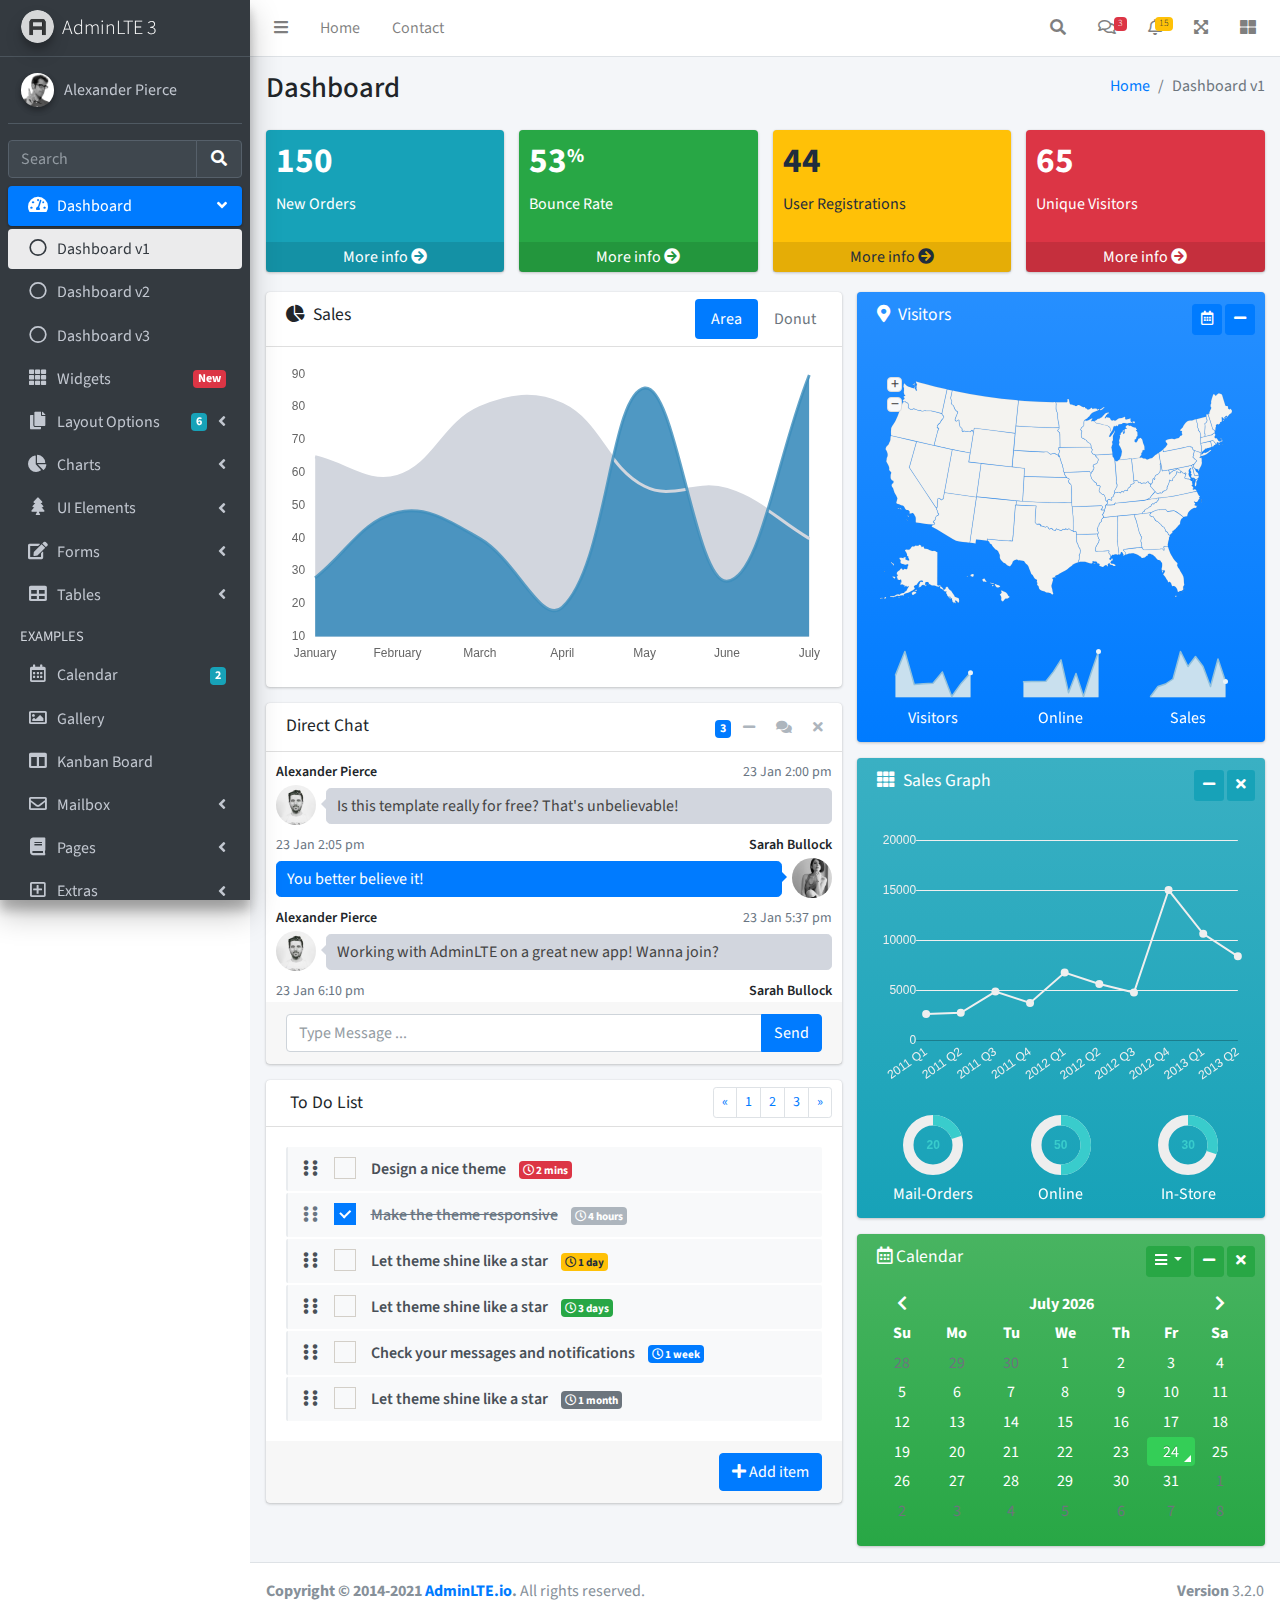
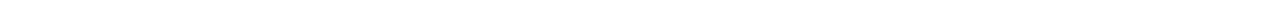
<file: resources/views/AdminLTE-3.2.0/index.html>
<!DOCTYPE html>
<html lang="en">
<head>
  <meta charset="utf-8">
  <meta name="viewport" content="width=device-width, initial-scale=1">
  <title>AdminLTE 3 | Dashboard</title>

  <!-- Google Font: Source Sans Pro -->
  <link rel="stylesheet" href="https://fonts.googleapis.com/css?family=Source+Sans+Pro:300,400,400i,700&display=fallback">
  <!-- Font Awesome -->
  <link rel="stylesheet" href="plugins/fontawesome-free/css/all.min.css">
  <!-- Ionicons -->
  <link rel="stylesheet" href="https://code.ionicframework.com/ionicons/2.0.1/css/ionicons.min.css">
  <!-- Tempusdominus Bootstrap 4 -->
  <link rel="stylesheet" href="plugins/tempusdominus-bootstrap-4/css/tempusdominus-bootstrap-4.min.css">
  <!-- iCheck -->
  <link rel="stylesheet" href="plugins/icheck-bootstrap/icheck-bootstrap.min.css">
  <!-- JQVMap -->
  <link rel="stylesheet" href="plugins/jqvmap/jqvmap.min.css">
  <!-- Theme style -->
  <link rel="stylesheet" href="dist/css/adminlte.min.css">
  <!-- overlayScrollbars -->
  <link rel="stylesheet" href="plugins/overlayScrollbars/css/OverlayScrollbars.min.css">
  <!-- Daterange picker -->
  <link rel="stylesheet" href="plugins/daterangepicker/daterangepicker.css">
  <!-- summernote -->
  <link rel="stylesheet" href="plugins/summernote/summernote-bs4.min.css">
</head>
<body class="hold-transition sidebar-mini layout-fixed">
<div class="wrapper">

  <!-- Preloader -->
  <div class="preloader flex-column justify-content-center align-items-center">
    <img class="animation__shake" src="dist/img/AdminLTELogo.png" alt="AdminLTELogo" height="60" width="60">
  </div>

  <!-- Navbar -->
  <nav class="main-header navbar navbar-expand navbar-white navbar-light">
    <!-- Left navbar links -->
    <ul class="navbar-nav">
      <li class="nav-item">
        <a class="nav-link" data-widget="pushmenu" href="#" role="button"><i class="fas fa-bars"></i></a>
      </li>
      <li class="nav-item d-none d-sm-inline-block">
        <a href="index3.html" class="nav-link">Home</a>
      </li>
      <li class="nav-item d-none d-sm-inline-block">
        <a href="#" class="nav-link">Contact</a>
      </li>
    </ul>

    <!-- Right navbar links -->
    <ul class="navbar-nav ml-auto">
      <!-- Navbar Search -->
      <li class="nav-item">
        <a class="nav-link" data-widget="navbar-search" href="#" role="button">
          <i class="fas fa-search"></i>
        </a>
        <div class="navbar-search-block">
          <form class="form-inline">
            <div class="input-group input-group-sm">
              <input class="form-control form-control-navbar" type="search" placeholder="Search" aria-label="Search">
              <div class="input-group-append">
                <button class="btn btn-navbar" type="submit">
                  <i class="fas fa-search"></i>
                </button>
                <button class="btn btn-navbar" type="button" data-widget="navbar-search">
                  <i class="fas fa-times"></i>
                </button>
              </div>
            </div>
          </form>
        </div>
      </li>

      <!-- Messages Dropdown Menu -->
      <li class="nav-item dropdown">
        <a class="nav-link" data-toggle="dropdown" href="#">
          <i class="far fa-comments"></i>
          <span class="badge badge-danger navbar-badge">3</span>
        </a>
        <div class="dropdown-menu dropdown-menu-lg dropdown-menu-right">
          <a href="#" class="dropdown-item">
            <!-- Message Start -->
            <div class="media">
              <img src="dist/img/user1-128x128.jpg" alt="User Avatar" class="img-size-50 mr-3 img-circle">
              <div class="media-body">
                <h3 class="dropdown-item-title">
                  Brad Diesel
                  <span class="float-right text-sm text-danger"><i class="fas fa-star"></i></span>
                </h3>
                <p class="text-sm">Call me whenever you can...</p>
                <p class="text-sm text-muted"><i class="far fa-clock mr-1"></i> 4 Hours Ago</p>
              </div>
            </div>
            <!-- Message End -->
          </a>
          <div class="dropdown-divider"></div>
          <a href="#" class="dropdown-item">
            <!-- Message Start -->
            <div class="media">
              <img src="dist/img/user8-128x128.jpg" alt="User Avatar" class="img-size-50 img-circle mr-3">
              <div class="media-body">
                <h3 class="dropdown-item-title">
                  John Pierce
                  <span class="float-right text-sm text-muted"><i class="fas fa-star"></i></span>
                </h3>
                <p class="text-sm">I got your message bro</p>
                <p class="text-sm text-muted"><i class="far fa-clock mr-1"></i> 4 Hours Ago</p>
              </div>
            </div>
            <!-- Message End -->
          </a>
          <div class="dropdown-divider"></div>
          <a href="#" class="dropdown-item">
            <!-- Message Start -->
            <div class="media">
              <img src="dist/img/user3-128x128.jpg" alt="User Avatar" class="img-size-50 img-circle mr-3">
              <div class="media-body">
                <h3 class="dropdown-item-title">
                  Nora Silvester
                  <span class="float-right text-sm text-warning"><i class="fas fa-star"></i></span>
                </h3>
                <p class="text-sm">The subject goes here</p>
                <p class="text-sm text-muted"><i class="far fa-clock mr-1"></i> 4 Hours Ago</p>
              </div>
            </div>
            <!-- Message End -->
          </a>
          <div class="dropdown-divider"></div>
          <a href="#" class="dropdown-item dropdown-footer">See All Messages</a>
        </div>
      </li>
      <!-- Notifications Dropdown Menu -->
      <li class="nav-item dropdown">
        <a class="nav-link" data-toggle="dropdown" href="#">
          <i class="far fa-bell"></i>
          <span class="badge badge-warning navbar-badge">15</span>
        </a>
        <div class="dropdown-menu dropdown-menu-lg dropdown-menu-right">
          <span class="dropdown-item dropdown-header">15 Notifications</span>
          <div class="dropdown-divider"></div>
          <a href="#" class="dropdown-item">
            <i class="fas fa-envelope mr-2"></i> 4 new messages
            <span class="float-right text-muted text-sm">3 mins</span>
          </a>
          <div class="dropdown-divider"></div>
          <a href="#" class="dropdown-item">
            <i class="fas fa-users mr-2"></i> 8 friend requests
            <span class="float-right text-muted text-sm">12 hours</span>
          </a>
          <div class="dropdown-divider"></div>
          <a href="#" class="dropdown-item">
            <i class="fas fa-file mr-2"></i> 3 new reports
            <span class="float-right text-muted text-sm">2 days</span>
          </a>
          <div class="dropdown-divider"></div>
          <a href="#" class="dropdown-item dropdown-footer">See All Notifications</a>
        </div>
      </li>
      <li class="nav-item">
        <a class="nav-link" data-widget="fullscreen" href="#" role="button">
          <i class="fas fa-expand-arrows-alt"></i>
        </a>
      </li>
      <li class="nav-item">
        <a class="nav-link" data-widget="control-sidebar" data-controlsidebar-slide="true" href="#" role="button">
          <i class="fas fa-th-large"></i>
        </a>
      </li>
    </ul>
  </nav>
  <!-- /.navbar -->

  <!-- Main Sidebar Container -->
  <aside class="main-sidebar sidebar-dark-primary elevation-4">
    <!-- Brand Logo -->
    <a href="index3.html" class="brand-link">
      <img src="dist/img/AdminLTELogo.png" alt="AdminLTE Logo" class="brand-image img-circle elevation-3" style="opacity: .8">
      <span class="brand-text font-weight-light">AdminLTE 3</span>
    </a>

    <!-- Sidebar -->
    <div class="sidebar">
      <!-- Sidebar user panel (optional) -->
      <div class="user-panel mt-3 pb-3 mb-3 d-flex">
        <div class="image">
          <img src="dist/img/user2-160x160.jpg" class="img-circle elevation-2" alt="User Image">
        </div>
        <div class="info">
          <a href="#" class="d-block">Alexander Pierce</a>
        </div>
      </div>

      <!-- SidebarSearch Form -->
      <div class="form-inline">
        <div class="input-group" data-widget="sidebar-search">
          <input class="form-control form-control-sidebar" type="search" placeholder="Search" aria-label="Search">
          <div class="input-group-append">
            <button class="btn btn-sidebar">
              <i class="fas fa-search fa-fw"></i>
            </button>
          </div>
        </div>
      </div>

      <!-- Sidebar Menu -->
      <nav class="mt-2">
        <ul class="nav nav-pills nav-sidebar flex-column" data-widget="treeview" role="menu" data-accordion="false">
          <!-- Add icons to the links using the .nav-icon class
               with font-awesome or any other icon font library -->
          <li class="nav-item menu-open">
            <a href="#" class="nav-link active">
              <i class="nav-icon fas fa-tachometer-alt"></i>
              <p>
                Dashboard
                <i class="right fas fa-angle-left"></i>
              </p>
            </a>
            <ul class="nav nav-treeview">
              <li class="nav-item">
                <a href="./index.html" class="nav-link active">
                  <i class="far fa-circle nav-icon"></i>
                  <p>Dashboard v1</p>
                </a>
              </li>
              <li class="nav-item">
                <a href="./index2.html" class="nav-link">
                  <i class="far fa-circle nav-icon"></i>
                  <p>Dashboard v2</p>
                </a>
              </li>
              <li class="nav-item">
                <a href="./index3.html" class="nav-link">
                  <i class="far fa-circle nav-icon"></i>
                  <p>Dashboard v3</p>
                </a>
              </li>
            </ul>
          </li>
          <li class="nav-item">
            <a href="pages/widgets.html" class="nav-link">
              <i class="nav-icon fas fa-th"></i>
              <p>
                Widgets
                <span class="right badge badge-danger">New</span>
              </p>
            </a>
          </li>
          <li class="nav-item">
            <a href="#" class="nav-link">
              <i class="nav-icon fas fa-copy"></i>
              <p>
                Layout Options
                <i class="fas fa-angle-left right"></i>
                <span class="badge badge-info right">6</span>
              </p>
            </a>
            <ul class="nav nav-treeview">
              <li class="nav-item">
                <a href="pages/layout/top-nav.html" class="nav-link">
                  <i class="far fa-circle nav-icon"></i>
                  <p>Top Navigation</p>
                </a>
              </li>
              <li class="nav-item">
                <a href="pages/layout/top-nav-sidebar.html" class="nav-link">
                  <i class="far fa-circle nav-icon"></i>
                  <p>Top Navigation + Sidebar</p>
                </a>
              </li>
              <li class="nav-item">
                <a href="pages/layout/boxed.html" class="nav-link">
                  <i class="far fa-circle nav-icon"></i>
                  <p>Boxed</p>
                </a>
              </li>
              <li class="nav-item">
                <a href="pages/layout/fixed-sidebar.html" class="nav-link">
                  <i class="far fa-circle nav-icon"></i>
                  <p>Fixed Sidebar</p>
                </a>
              </li>
              <li class="nav-item">
                <a href="pages/layout/fixed-sidebar-custom.html" class="nav-link">
                  <i class="far fa-circle nav-icon"></i>
                  <p>Fixed Sidebar <small>+ Custom Area</small></p>
                </a>
              </li>
              <li class="nav-item">
                <a href="pages/layout/fixed-topnav.html" class="nav-link">
                  <i class="far fa-circle nav-icon"></i>
                  <p>Fixed Navbar</p>
                </a>
              </li>
              <li class="nav-item">
                <a href="pages/layout/fixed-footer.html" class="nav-link">
                  <i class="far fa-circle nav-icon"></i>
                  <p>Fixed Footer</p>
                </a>
              </li>
              <li class="nav-item">
                <a href="pages/layout/collapsed-sidebar.html" class="nav-link">
                  <i class="far fa-circle nav-icon"></i>
                  <p>Collapsed Sidebar</p>
                </a>
              </li>
            </ul>
          </li>
          <li class="nav-item">
            <a href="#" class="nav-link">
              <i class="nav-icon fas fa-chart-pie"></i>
              <p>
                Charts
                <i class="right fas fa-angle-left"></i>
              </p>
            </a>
            <ul class="nav nav-treeview">
              <li class="nav-item">
                <a href="pages/charts/chartjs.html" class="nav-link">
                  <i class="far fa-circle nav-icon"></i>
                  <p>ChartJS</p>
                </a>
              </li>
              <li class="nav-item">
                <a href="pages/charts/flot.html" class="nav-link">
                  <i class="far fa-circle nav-icon"></i>
                  <p>Flot</p>
                </a>
              </li>
              <li class="nav-item">
                <a href="pages/charts/inline.html" class="nav-link">
                  <i class="far fa-circle nav-icon"></i>
                  <p>Inline</p>
                </a>
              </li>
              <li class="nav-item">
                <a href="pages/charts/uplot.html" class="nav-link">
                  <i class="far fa-circle nav-icon"></i>
                  <p>uPlot</p>
                </a>
              </li>
            </ul>
          </li>
          <li class="nav-item">
            <a href="#" class="nav-link">
              <i class="nav-icon fas fa-tree"></i>
              <p>
                UI Elements
                <i class="fas fa-angle-left right"></i>
              </p>
            </a>
            <ul class="nav nav-treeview">
              <li class="nav-item">
                <a href="pages/UI/general.html" class="nav-link">
                  <i class="far fa-circle nav-icon"></i>
                  <p>General</p>
                </a>
              </li>
              <li class="nav-item">
                <a href="pages/UI/icons.html" class="nav-link">
                  <i class="far fa-circle nav-icon"></i>
                  <p>Icons</p>
                </a>
              </li>
              <li class="nav-item">
                <a href="pages/UI/buttons.html" class="nav-link">
                  <i class="far fa-circle nav-icon"></i>
                  <p>Buttons</p>
                </a>
              </li>
              <li class="nav-item">
                <a href="pages/UI/sliders.html" class="nav-link">
                  <i class="far fa-circle nav-icon"></i>
                  <p>Sliders</p>
                </a>
              </li>
              <li class="nav-item">
                <a href="pages/UI/modals.html" class="nav-link">
                  <i class="far fa-circle nav-icon"></i>
                  <p>Modals & Alerts</p>
                </a>
              </li>
              <li class="nav-item">
                <a href="pages/UI/navbar.html" class="nav-link">
                  <i class="far fa-circle nav-icon"></i>
                  <p>Navbar & Tabs</p>
                </a>
              </li>
              <li class="nav-item">
                <a href="pages/UI/timeline.html" class="nav-link">
                  <i class="far fa-circle nav-icon"></i>
                  <p>Timeline</p>
                </a>
              </li>
              <li class="nav-item">
                <a href="pages/UI/ribbons.html" class="nav-link">
                  <i class="far fa-circle nav-icon"></i>
                  <p>Ribbons</p>
                </a>
              </li>
            </ul>
          </li>
          <li class="nav-item">
            <a href="#" class="nav-link">
              <i class="nav-icon fas fa-edit"></i>
              <p>
                Forms
                <i class="fas fa-angle-left right"></i>
              </p>
            </a>
            <ul class="nav nav-treeview">
              <li class="nav-item">
                <a href="pages/forms/general.html" class="nav-link">
                  <i class="far fa-circle nav-icon"></i>
                  <p>General Elements</p>
                </a>
              </li>
              <li class="nav-item">
                <a href="pages/forms/advanced.html" class="nav-link">
                  <i class="far fa-circle nav-icon"></i>
                  <p>Advanced Elements</p>
                </a>
              </li>
              <li class="nav-item">
                <a href="pages/forms/editors.html" class="nav-link">
                  <i class="far fa-circle nav-icon"></i>
                  <p>Editors</p>
                </a>
              </li>
              <li class="nav-item">
                <a href="pages/forms/validation.html" class="nav-link">
                  <i class="far fa-circle nav-icon"></i>
                  <p>Validation</p>
                </a>
              </li>
            </ul>
          </li>
          <li class="nav-item">
            <a href="#" class="nav-link">
              <i class="nav-icon fas fa-table"></i>
              <p>
                Tables
                <i class="fas fa-angle-left right"></i>
              </p>
            </a>
            <ul class="nav nav-treeview">
              <li class="nav-item">
                <a href="pages/tables/simple.html" class="nav-link">
                  <i class="far fa-circle nav-icon"></i>
                  <p>Simple Tables</p>
                </a>
              </li>
              <li class="nav-item">
                <a href="pages/tables/data.html" class="nav-link">
                  <i class="far fa-circle nav-icon"></i>
                  <p>DataTables</p>
                </a>
              </li>
              <li class="nav-item">
                <a href="pages/tables/jsgrid.html" class="nav-link">
                  <i class="far fa-circle nav-icon"></i>
                  <p>jsGrid</p>
                </a>
              </li>
            </ul>
          </li>
          <li class="nav-header">EXAMPLES</li>
          <li class="nav-item">
            <a href="pages/calendar.html" class="nav-link">
              <i class="nav-icon far fa-calendar-alt"></i>
              <p>
                Calendar
                <span class="badge badge-info right">2</span>
              </p>
            </a>
          </li>
          <li class="nav-item">
            <a href="pages/gallery.html" class="nav-link">
              <i class="nav-icon far fa-image"></i>
              <p>
                Gallery
              </p>
            </a>
          </li>
          <li class="nav-item">
            <a href="pages/kanban.html" class="nav-link">
              <i class="nav-icon fas fa-columns"></i>
              <p>
                Kanban Board
              </p>
            </a>
          </li>
          <li class="nav-item">
            <a href="#" class="nav-link">
              <i class="nav-icon far fa-envelope"></i>
              <p>
                Mailbox
                <i class="fas fa-angle-left right"></i>
              </p>
            </a>
            <ul class="nav nav-treeview">
              <li class="nav-item">
                <a href="pages/mailbox/mailbox.html" class="nav-link">
                  <i class="far fa-circle nav-icon"></i>
                  <p>Inbox</p>
                </a>
              </li>
              <li class="nav-item">
                <a href="pages/mailbox/compose.html" class="nav-link">
                  <i class="far fa-circle nav-icon"></i>
                  <p>Compose</p>
                </a>
              </li>
              <li class="nav-item">
                <a href="pages/mailbox/read-mail.html" class="nav-link">
                  <i class="far fa-circle nav-icon"></i>
                  <p>Read</p>
                </a>
              </li>
            </ul>
          </li>
          <li class="nav-item">
            <a href="#" class="nav-link">
              <i class="nav-icon fas fa-book"></i>
              <p>
                Pages
                <i class="fas fa-angle-left right"></i>
              </p>
            </a>
            <ul class="nav nav-treeview">
              <li class="nav-item">
                <a href="pages/examples/invoice.html" class="nav-link">
                  <i class="far fa-circle nav-icon"></i>
                  <p>Invoice</p>
                </a>
              </li>
              <li class="nav-item">
                <a href="pages/examples/profile.html" class="nav-link">
                  <i class="far fa-circle nav-icon"></i>
                  <p>Profile</p>
                </a>
              </li>
              <li class="nav-item">
                <a href="pages/examples/e-commerce.html" class="nav-link">
                  <i class="far fa-circle nav-icon"></i>
                  <p>E-commerce</p>
                </a>
              </li>
              <li class="nav-item">
                <a href="pages/examples/projects.html" class="nav-link">
                  <i class="far fa-circle nav-icon"></i>
                  <p>Projects</p>
                </a>
              </li>
              <li class="nav-item">
                <a href="pages/examples/project-add.html" class="nav-link">
                  <i class="far fa-circle nav-icon"></i>
                  <p>Project Add</p>
                </a>
              </li>
              <li class="nav-item">
                <a href="pages/examples/project-edit.html" class="nav-link">
                  <i class="far fa-circle nav-icon"></i>
                  <p>Project Edit</p>
                </a>
              </li>
              <li class="nav-item">
                <a href="pages/examples/project-detail.html" class="nav-link">
                  <i class="far fa-circle nav-icon"></i>
                  <p>Project Detail</p>
                </a>
              </li>
              <li class="nav-item">
                <a href="pages/examples/contacts.html" class="nav-link">
                  <i class="far fa-circle nav-icon"></i>
                  <p>Contacts</p>
                </a>
              </li>
              <li class="nav-item">
                <a href="pages/examples/faq.html" class="nav-link">
                  <i class="far fa-circle nav-icon"></i>
                  <p>FAQ</p>
                </a>
              </li>
              <li class="nav-item">
                <a href="pages/examples/contact-us.html" class="nav-link">
                  <i class="far fa-circle nav-icon"></i>
                  <p>Contact us</p>
                </a>
              </li>
            </ul>
          </li>
          <li class="nav-item">
            <a href="#" class="nav-link">
              <i class="nav-icon far fa-plus-square"></i>
              <p>
                Extras
                <i class="fas fa-angle-left right"></i>
              </p>
            </a>
            <ul class="nav nav-treeview">
              <li class="nav-item">
                <a href="#" class="nav-link">
                  <i class="far fa-circle nav-icon"></i>
                  <p>
                    Login & Register v1
                    <i class="fas fa-angle-left right"></i>
                  </p>
                </a>
                <ul class="nav nav-treeview">
                  <li class="nav-item">
                    <a href="pages/examples/login.html" class="nav-link">
                      <i class="far fa-circle nav-icon"></i>
                      <p>Login v1</p>
                    </a>
                  </li>
                  <li class="nav-item">
                    <a href="pages/examples/register.html" class="nav-link">
                      <i class="far fa-circle nav-icon"></i>
                      <p>Register v1</p>
                    </a>
                  </li>
                  <li class="nav-item">
                    <a href="pages/examples/forgot-password.html" class="nav-link">
                      <i class="far fa-circle nav-icon"></i>
                      <p>Forgot Password v1</p>
                    </a>
                  </li>
                  <li class="nav-item">
                    <a href="pages/examples/recover-password.html" class="nav-link">
                      <i class="far fa-circle nav-icon"></i>
                      <p>Recover Password v1</p>
                    </a>
                  </li>
                </ul>
              </li>
              <li class="nav-item">
                <a href="#" class="nav-link">
                  <i class="far fa-circle nav-icon"></i>
                  <p>
                    Login & Register v2
                    <i class="fas fa-angle-left right"></i>
                  </p>
                </a>
                <ul class="nav nav-treeview">
                  <li class="nav-item">
                    <a href="pages/examples/login-v2.html" class="nav-link">
                      <i class="far fa-circle nav-icon"></i>
                      <p>Login v2</p>
                    </a>
                  </li>
                  <li class="nav-item">
                    <a href="pages/examples/register-v2.html" class="nav-link">
                      <i class="far fa-circle nav-icon"></i>
                      <p>Register v2</p>
                    </a>
                  </li>
                  <li class="nav-item">
                    <a href="pages/examples/forgot-password-v2.html" class="nav-link">
                      <i class="far fa-circle nav-icon"></i>
                      <p>Forgot Password v2</p>
                    </a>
                  </li>
                  <li class="nav-item">
                    <a href="pages/examples/recover-password-v2.html" class="nav-link">
                      <i class="far fa-circle nav-icon"></i>
                      <p>Recover Password v2</p>
                    </a>
                  </li>
                </ul>
              </li>
              <li class="nav-item">
                <a href="pages/examples/lockscreen.html" class="nav-link">
                  <i class="far fa-circle nav-icon"></i>
                  <p>Lockscreen</p>
                </a>
              </li>
              <li class="nav-item">
                <a href="pages/examples/legacy-user-menu.html" class="nav-link">
                  <i class="far fa-circle nav-icon"></i>
                  <p>Legacy User Menu</p>
                </a>
              </li>
              <li class="nav-item">
                <a href="pages/examples/language-menu.html" class="nav-link">
                  <i class="far fa-circle nav-icon"></i>
                  <p>Language Menu</p>
                </a>
              </li>
              <li class="nav-item">
                <a href="pages/examples/404.html" class="nav-link">
                  <i class="far fa-circle nav-icon"></i>
                  <p>Error 404</p>
                </a>
              </li>
              <li class="nav-item">
                <a href="pages/examples/500.html" class="nav-link">
                  <i class="far fa-circle nav-icon"></i>
                  <p>Error 500</p>
                </a>
              </li>
              <li class="nav-item">
                <a href="pages/examples/pace.html" class="nav-link">
                  <i class="far fa-circle nav-icon"></i>
                  <p>Pace</p>
                </a>
              </li>
              <li class="nav-item">
                <a href="pages/examples/blank.html" class="nav-link">
                  <i class="far fa-circle nav-icon"></i>
                  <p>Blank Page</p>
                </a>
              </li>
              <li class="nav-item">
                <a href="starter.html" class="nav-link">
                  <i class="far fa-circle nav-icon"></i>
                  <p>Starter Page</p>
                </a>
              </li>
            </ul>
          </li>
          <li class="nav-item">
            <a href="#" class="nav-link">
              <i class="nav-icon fas fa-search"></i>
              <p>
                Search
                <i class="fas fa-angle-left right"></i>
              </p>
            </a>
            <ul class="nav nav-treeview">
              <li class="nav-item">
                <a href="pages/search/simple.html" class="nav-link">
                  <i class="far fa-circle nav-icon"></i>
                  <p>Simple Search</p>
                </a>
              </li>
              <li class="nav-item">
                <a href="pages/search/enhanced.html" class="nav-link">
                  <i class="far fa-circle nav-icon"></i>
                  <p>Enhanced</p>
                </a>
              </li>
            </ul>
          </li>
          <li class="nav-header">MISCELLANEOUS</li>
          <li class="nav-item">
            <a href="iframe.html" class="nav-link">
              <i class="nav-icon fas fa-ellipsis-h"></i>
              <p>Tabbed IFrame Plugin</p>
            </a>
          </li>
          <li class="nav-item">
            <a href="https://adminlte.io/docs/3.1/" class="nav-link">
              <i class="nav-icon fas fa-file"></i>
              <p>Documentation</p>
            </a>
          </li>
          <li class="nav-header">MULTI LEVEL EXAMPLE</li>
          <li class="nav-item">
            <a href="#" class="nav-link">
              <i class="fas fa-circle nav-icon"></i>
              <p>Level 1</p>
            </a>
          </li>
          <li class="nav-item">
            <a href="#" class="nav-link">
              <i class="nav-icon fas fa-circle"></i>
              <p>
                Level 1
                <i class="right fas fa-angle-left"></i>
              </p>
            </a>
            <ul class="nav nav-treeview">
              <li class="nav-item">
                <a href="#" class="nav-link">
                  <i class="far fa-circle nav-icon"></i>
                  <p>Level 2</p>
                </a>
              </li>
              <li class="nav-item">
                <a href="#" class="nav-link">
                  <i class="far fa-circle nav-icon"></i>
                  <p>
                    Level 2
                    <i class="right fas fa-angle-left"></i>
                  </p>
                </a>
                <ul class="nav nav-treeview">
                  <li class="nav-item">
                    <a href="#" class="nav-link">
                      <i class="far fa-dot-circle nav-icon"></i>
                      <p>Level 3</p>
                    </a>
                  </li>
                  <li class="nav-item">
                    <a href="#" class="nav-link">
                      <i class="far fa-dot-circle nav-icon"></i>
                      <p>Level 3</p>
                    </a>
                  </li>
                  <li class="nav-item">
                    <a href="#" class="nav-link">
                      <i class="far fa-dot-circle nav-icon"></i>
                      <p>Level 3</p>
                    </a>
                  </li>
                </ul>
              </li>
              <li class="nav-item">
                <a href="#" class="nav-link">
                  <i class="far fa-circle nav-icon"></i>
                  <p>Level 2</p>
                </a>
              </li>
            </ul>
          </li>
          <li class="nav-item">
            <a href="#" class="nav-link">
              <i class="fas fa-circle nav-icon"></i>
              <p>Level 1</p>
            </a>
          </li>
          <li class="nav-header">LABELS</li>
          <li class="nav-item">
            <a href="#" class="nav-link">
              <i class="nav-icon far fa-circle text-danger"></i>
              <p class="text">Important</p>
            </a>
          </li>
          <li class="nav-item">
            <a href="#" class="nav-link">
              <i class="nav-icon far fa-circle text-warning"></i>
              <p>Warning</p>
            </a>
          </li>
          <li class="nav-item">
            <a href="#" class="nav-link">
              <i class="nav-icon far fa-circle text-info"></i>
              <p>Informational</p>
            </a>
          </li>
        </ul>
      </nav>
      <!-- /.sidebar-menu -->
    </div>
    <!-- /.sidebar -->
  </aside>

  <!-- Content Wrapper. Contains page content -->
  <div class="content-wrapper">
    <!-- Content Header (Page header) -->
    <div class="content-header">
      <div class="container-fluid">
        <div class="row mb-2">
          <div class="col-sm-6">
            <h1 class="m-0">Dashboard</h1>
          </div><!-- /.col -->
          <div class="col-sm-6">
            <ol class="breadcrumb float-sm-right">
              <li class="breadcrumb-item"><a href="#">Home</a></li>
              <li class="breadcrumb-item active">Dashboard v1</li>
            </ol>
          </div><!-- /.col -->
        </div><!-- /.row -->
      </div><!-- /.container-fluid -->
    </div>
    <!-- /.content-header -->

    <!-- Main content -->
    <section class="content">
      <div class="container-fluid">
        <!-- Small boxes (Stat box) -->
        <div class="row">
          <div class="col-lg-3 col-6">
            <!-- small box -->
            <div class="small-box bg-info">
              <div class="inner">
                <h3>150</h3>

                <p>New Orders</p>
              </div>
              <div class="icon">
                <i class="ion ion-bag"></i>
              </div>
              <a href="#" class="small-box-footer">More info <i class="fas fa-arrow-circle-right"></i></a>
            </div>
          </div>
          <!-- ./col -->
          <div class="col-lg-3 col-6">
            <!-- small box -->
            <div class="small-box bg-success">
              <div class="inner">
                <h3>53<sup style="font-size: 20px">%</sup></h3>

                <p>Bounce Rate</p>
              </div>
              <div class="icon">
                <i class="ion ion-stats-bars"></i>
              </div>
              <a href="#" class="small-box-footer">More info <i class="fas fa-arrow-circle-right"></i></a>
            </div>
          </div>
          <!-- ./col -->
          <div class="col-lg-3 col-6">
            <!-- small box -->
            <div class="small-box bg-warning">
              <div class="inner">
                <h3>44</h3>

                <p>User Registrations</p>
              </div>
              <div class="icon">
                <i class="ion ion-person-add"></i>
              </div>
              <a href="#" class="small-box-footer">More info <i class="fas fa-arrow-circle-right"></i></a>
            </div>
          </div>
          <!-- ./col -->
          <div class="col-lg-3 col-6">
            <!-- small box -->
            <div class="small-box bg-danger">
              <div class="inner">
                <h3>65</h3>

                <p>Unique Visitors</p>
              </div>
              <div class="icon">
                <i class="ion ion-pie-graph"></i>
              </div>
              <a href="#" class="small-box-footer">More info <i class="fas fa-arrow-circle-right"></i></a>
            </div>
          </div>
          <!-- ./col -->
        </div>
        <!-- /.row -->
        <!-- Main row -->
        <div class="row">
          <!-- Left col -->
          <section class="col-lg-7 connectedSortable">
            <!-- Custom tabs (Charts with tabs)-->
            <div class="card">
              <div class="card-header">
                <h3 class="card-title">
                  <i class="fas fa-chart-pie mr-1"></i>
                  Sales
                </h3>
                <div class="card-tools">
                  <ul class="nav nav-pills ml-auto">
                    <li class="nav-item">
                      <a class="nav-link active" href="#revenue-chart" data-toggle="tab">Area</a>
                    </li>
                    <li class="nav-item">
                      <a class="nav-link" href="#sales-chart" data-toggle="tab">Donut</a>
                    </li>
                  </ul>
                </div>
              </div><!-- /.card-header -->
              <div class="card-body">
                <div class="tab-content p-0">
                  <!-- Morris chart - Sales -->
                  <div class="chart tab-pane active" id="revenue-chart"
                       style="position: relative; height: 300px;">
                      <canvas id="revenue-chart-canvas" height="300" style="height: 300px;"></canvas>
                   </div>
                  <div class="chart tab-pane" id="sales-chart" style="position: relative; height: 300px;">
                    <canvas id="sales-chart-canvas" height="300" style="height: 300px;"></canvas>
                  </div>
                </div>
              </div><!-- /.card-body -->
            </div>
            <!-- /.card -->

            <!-- DIRECT CHAT -->
            <div class="card direct-chat direct-chat-primary">
              <div class="card-header">
                <h3 class="card-title">Direct Chat</h3>

                <div class="card-tools">
                  <span title="3 New Messages" class="badge badge-primary">3</span>
                  <button type="button" class="btn btn-tool" data-card-widget="collapse">
                    <i class="fas fa-minus"></i>
                  </button>
                  <button type="button" class="btn btn-tool" title="Contacts" data-widget="chat-pane-toggle">
                    <i class="fas fa-comments"></i>
                  </button>
                  <button type="button" class="btn btn-tool" data-card-widget="remove">
                    <i class="fas fa-times"></i>
                  </button>
                </div>
              </div>
              <!-- /.card-header -->
              <div class="card-body">
                <!-- Conversations are loaded here -->
                <div class="direct-chat-messages">
                  <!-- Message. Default to the left -->
                  <div class="direct-chat-msg">
                    <div class="direct-chat-infos clearfix">
                      <span class="direct-chat-name float-left">Alexander Pierce</span>
                      <span class="direct-chat-timestamp float-right">23 Jan 2:00 pm</span>
                    </div>
                    <!-- /.direct-chat-infos -->
                    <img class="direct-chat-img" src="dist/img/user1-128x128.jpg" alt="message user image">
                    <!-- /.direct-chat-img -->
                    <div class="direct-chat-text">
                      Is this template really for free? That's unbelievable!
                    </div>
                    <!-- /.direct-chat-text -->
                  </div>
                  <!-- /.direct-chat-msg -->

                  <!-- Message to the right -->
                  <div class="direct-chat-msg right">
                    <div class="direct-chat-infos clearfix">
                      <span class="direct-chat-name float-right">Sarah Bullock</span>
                      <span class="direct-chat-timestamp float-left">23 Jan 2:05 pm</span>
                    </div>
                    <!-- /.direct-chat-infos -->
                    <img class="direct-chat-img" src="dist/img/user3-128x128.jpg" alt="message user image">
                    <!-- /.direct-chat-img -->
                    <div class="direct-chat-text">
                      You better believe it!
                    </div>
                    <!-- /.direct-chat-text -->
                  </div>
                  <!-- /.direct-chat-msg -->

                  <!-- Message. Default to the left -->
                  <div class="direct-chat-msg">
                    <div class="direct-chat-infos clearfix">
                      <span class="direct-chat-name float-left">Alexander Pierce</span>
                      <span class="direct-chat-timestamp float-right">23 Jan 5:37 pm</span>
                    </div>
                    <!-- /.direct-chat-infos -->
                    <img class="direct-chat-img" src="dist/img/user1-128x128.jpg" alt="message user image">
                    <!-- /.direct-chat-img -->
                    <div class="direct-chat-text">
                      Working with AdminLTE on a great new app! Wanna join?
                    </div>
                    <!-- /.direct-chat-text -->
                  </div>
                  <!-- /.direct-chat-msg -->

                  <!-- Message to the right -->
                  <div class="direct-chat-msg right">
                    <div class="direct-chat-infos clearfix">
                      <span class="direct-chat-name float-right">Sarah Bullock</span>
                      <span class="direct-chat-timestamp float-left">23 Jan 6:10 pm</span>
                    </div>
                    <!-- /.direct-chat-infos -->
                    <img class="direct-chat-img" src="dist/img/user3-128x128.jpg" alt="message user image">
                    <!-- /.direct-chat-img -->
                    <div class="direct-chat-text">
                      I would love to.
                    </div>
                    <!-- /.direct-chat-text -->
                  </div>
                  <!-- /.direct-chat-msg -->

                </div>
                <!--/.direct-chat-messages-->

                <!-- Contacts are loaded here -->
                <div class="direct-chat-contacts">
                  <ul class="contacts-list">
                    <li>
                      <a href="#">
                        <img class="contacts-list-img" src="dist/img/user1-128x128.jpg" alt="User Avatar">

                        <div class="contacts-list-info">
                          <span class="contacts-list-name">
                            Count Dracula
                            <small class="contacts-list-date float-right">2/28/2015</small>
                          </span>
                          <span class="contacts-list-msg">How have you been? I was...</span>
                        </div>
                        <!-- /.contacts-list-info -->
                      </a>
                    </li>
                    <!-- End Contact Item -->
                    <li>
                      <a href="#">
                        <img class="contacts-list-img" src="dist/img/user7-128x128.jpg" alt="User Avatar">

                        <div class="contacts-list-info">
                          <span class="contacts-list-name">
                            Sarah Doe
                            <small class="contacts-list-date float-right">2/23/2015</small>
                          </span>
                          <span class="contacts-list-msg">I will be waiting for...</span>
                        </div>
                        <!-- /.contacts-list-info -->
                      </a>
                    </li>
                    <!-- End Contact Item -->
                    <li>
                      <a href="#">
                        <img class="contacts-list-img" src="dist/img/user3-128x128.jpg" alt="User Avatar">

                        <div class="contacts-list-info">
                          <span class="contacts-list-name">
                            Nadia Jolie
                            <small class="contacts-list-date float-right">2/20/2015</small>
                          </span>
                          <span class="contacts-list-msg">I'll call you back at...</span>
                        </div>
                        <!-- /.contacts-list-info -->
                      </a>
                    </li>
                    <!-- End Contact Item -->
                    <li>
                      <a href="#">
                        <img class="contacts-list-img" src="dist/img/user5-128x128.jpg" alt="User Avatar">

                        <div class="contacts-list-info">
                          <span class="contacts-list-name">
                            Nora S. Vans
                            <small class="contacts-list-date float-right">2/10/2015</small>
                          </span>
                          <span class="contacts-list-msg">Where is your new...</span>
                        </div>
                        <!-- /.contacts-list-info -->
                      </a>
                    </li>
                    <!-- End Contact Item -->
                    <li>
                      <a href="#">
                        <img class="contacts-list-img" src="dist/img/user6-128x128.jpg" alt="User Avatar">

                        <div class="contacts-list-info">
                          <span class="contacts-list-name">
                            John K.
                            <small class="contacts-list-date float-right">1/27/2015</small>
                          </span>
                          <span class="contacts-list-msg">Can I take a look at...</span>
                        </div>
                        <!-- /.contacts-list-info -->
                      </a>
                    </li>
                    <!-- End Contact Item -->
                    <li>
                      <a href="#">
                        <img class="contacts-list-img" src="dist/img/user8-128x128.jpg" alt="User Avatar">

                        <div class="contacts-list-info">
                          <span class="contacts-list-name">
                            Kenneth M.
                            <small class="contacts-list-date float-right">1/4/2015</small>
                          </span>
                          <span class="contacts-list-msg">Never mind I found...</span>
                        </div>
                        <!-- /.contacts-list-info -->
                      </a>
                    </li>
                    <!-- End Contact Item -->
                  </ul>
                  <!-- /.contacts-list -->
                </div>
                <!-- /.direct-chat-pane -->
              </div>
              <!-- /.card-body -->
              <div class="card-footer">
                <form action="#" method="post">
                  <div class="input-group">
                    <input type="text" name="message" placeholder="Type Message ..." class="form-control">
                    <span class="input-group-append">
                      <button type="button" class="btn btn-primary">Send</button>
                    </span>
                  </div>
                </form>
              </div>
              <!-- /.card-footer-->
            </div>
            <!--/.direct-chat -->

            <!-- TO DO List -->
            <div class="card">
              <div class="card-header">
                <h3 class="card-title">
                  <i class="ion ion-clipboard mr-1"></i>
                  To Do List
                </h3>

                <div class="card-tools">
                  <ul class="pagination pagination-sm">
                    <li class="page-item"><a href="#" class="page-link">&laquo;</a></li>
                    <li class="page-item"><a href="#" class="page-link">1</a></li>
                    <li class="page-item"><a href="#" class="page-link">2</a></li>
                    <li class="page-item"><a href="#" class="page-link">3</a></li>
                    <li class="page-item"><a href="#" class="page-link">&raquo;</a></li>
                  </ul>
                </div>
              </div>
              <!-- /.card-header -->
              <div class="card-body">
                <ul class="todo-list" data-widget="todo-list">
                  <li>
                    <!-- drag handle -->
                    <span class="handle">
                      <i class="fas fa-ellipsis-v"></i>
                      <i class="fas fa-ellipsis-v"></i>
                    </span>
                    <!-- checkbox -->
                    <div  class="icheck-primary d-inline ml-2">
                      <input type="checkbox" value="" name="todo1" id="todoCheck1">
                      <label for="todoCheck1"></label>
                    </div>
                    <!-- todo text -->
                    <span class="text">Design a nice theme</span>
                    <!-- Emphasis label -->
                    <small class="badge badge-danger"><i class="far fa-clock"></i> 2 mins</small>
                    <!-- General tools such as edit or delete-->
                    <div class="tools">
                      <i class="fas fa-edit"></i>
                      <i class="fas fa-trash-o"></i>
                    </div>
                  </li>
                  <li>
                    <span class="handle">
                      <i class="fas fa-ellipsis-v"></i>
                      <i class="fas fa-ellipsis-v"></i>
                    </span>
                    <div  class="icheck-primary d-inline ml-2">
                      <input type="checkbox" value="" name="todo2" id="todoCheck2" checked>
                      <label for="todoCheck2"></label>
                    </div>
                    <span class="text">Make the theme responsive</span>
                    <small class="badge badge-info"><i class="far fa-clock"></i> 4 hours</small>
                    <div class="tools">
                      <i class="fas fa-edit"></i>
                      <i class="fas fa-trash-o"></i>
                    </div>
                  </li>
                  <li>
                    <span class="handle">
                      <i class="fas fa-ellipsis-v"></i>
                      <i class="fas fa-ellipsis-v"></i>
                    </span>
                    <div  class="icheck-primary d-inline ml-2">
                      <input type="checkbox" value="" name="todo3" id="todoCheck3">
                      <label for="todoCheck3"></label>
                    </div>
                    <span class="text">Let theme shine like a star</span>
                    <small class="badge badge-warning"><i class="far fa-clock"></i> 1 day</small>
                    <div class="tools">
                      <i class="fas fa-edit"></i>
                      <i class="fas fa-trash-o"></i>
                    </div>
                  </li>
                  <li>
                    <span class="handle">
                      <i class="fas fa-ellipsis-v"></i>
                      <i class="fas fa-ellipsis-v"></i>
                    </span>
                    <div  class="icheck-primary d-inline ml-2">
                      <input type="checkbox" value="" name="todo4" id="todoCheck4">
                      <label for="todoCheck4"></label>
                    </div>
                    <span class="text">Let theme shine like a star</span>
                    <small class="badge badge-success"><i class="far fa-clock"></i> 3 days</small>
                    <div class="tools">
                      <i class="fas fa-edit"></i>
                      <i class="fas fa-trash-o"></i>
                    </div>
                  </li>
                  <li>
                    <span class="handle">
                      <i class="fas fa-ellipsis-v"></i>
                      <i class="fas fa-ellipsis-v"></i>
                    </span>
                    <div  class="icheck-primary d-inline ml-2">
                      <input type="checkbox" value="" name="todo5" id="todoCheck5">
                      <label for="todoCheck5"></label>
                    </div>
                    <span class="text">Check your messages and notifications</span>
                    <small class="badge badge-primary"><i class="far fa-clock"></i> 1 week</small>
                    <div class="tools">
                      <i class="fas fa-edit"></i>
                      <i class="fas fa-trash-o"></i>
                    </div>
                  </li>
                  <li>
                    <span class="handle">
                      <i class="fas fa-ellipsis-v"></i>
                      <i class="fas fa-ellipsis-v"></i>
                    </span>
                    <div  class="icheck-primary d-inline ml-2">
                      <input type="checkbox" value="" name="todo6" id="todoCheck6">
                      <label for="todoCheck6"></label>
                    </div>
                    <span class="text">Let theme shine like a star</span>
                    <small class="badge badge-secondary"><i class="far fa-clock"></i> 1 month</small>
                    <div class="tools">
                      <i class="fas fa-edit"></i>
                      <i class="fas fa-trash-o"></i>
                    </div>
                  </li>
                </ul>
              </div>
              <!-- /.card-body -->
              <div class="card-footer clearfix">
                <button type="button" class="btn btn-primary float-right"><i class="fas fa-plus"></i> Add item</button>
              </div>
            </div>
            <!-- /.card -->
          </section>
          <!-- /.Left col -->
          <!-- right col (We are only adding the ID to make the widgets sortable)-->
          <section class="col-lg-5 connectedSortable">

            <!-- Map card -->
            <div class="card bg-gradient-primary">
              <div class="card-header border-0">
                <h3 class="card-title">
                  <i class="fas fa-map-marker-alt mr-1"></i>
                  Visitors
                </h3>
                <!-- card tools -->
                <div class="card-tools">
                  <button type="button" class="btn btn-primary btn-sm daterange" title="Date range">
                    <i class="far fa-calendar-alt"></i>
                  </button>
                  <button type="button" class="btn btn-primary btn-sm" data-card-widget="collapse" title="Collapse">
                    <i class="fas fa-minus"></i>
                  </button>
                </div>
                <!-- /.card-tools -->
              </div>
              <div class="card-body">
                <div id="world-map" style="height: 250px; width: 100%;"></div>
              </div>
              <!-- /.card-body-->
              <div class="card-footer bg-transparent">
                <div class="row">
                  <div class="col-4 text-center">
                    <div id="sparkline-1"></div>
                    <div class="text-white">Visitors</div>
                  </div>
                  <!-- ./col -->
                  <div class="col-4 text-center">
                    <div id="sparkline-2"></div>
                    <div class="text-white">Online</div>
                  </div>
                  <!-- ./col -->
                  <div class="col-4 text-center">
                    <div id="sparkline-3"></div>
                    <div class="text-white">Sales</div>
                  </div>
                  <!-- ./col -->
                </div>
                <!-- /.row -->
              </div>
            </div>
            <!-- /.card -->

            <!-- solid sales graph -->
            <div class="card bg-gradient-info">
              <div class="card-header border-0">
                <h3 class="card-title">
                  <i class="fas fa-th mr-1"></i>
                  Sales Graph
                </h3>

                <div class="card-tools">
                  <button type="button" class="btn bg-info btn-sm" data-card-widget="collapse">
                    <i class="fas fa-minus"></i>
                  </button>
                  <button type="button" class="btn bg-info btn-sm" data-card-widget="remove">
                    <i class="fas fa-times"></i>
                  </button>
                </div>
              </div>
              <div class="card-body">
                <canvas class="chart" id="line-chart" style="min-height: 250px; height: 250px; max-height: 250px; max-width: 100%;"></canvas>
              </div>
              <!-- /.card-body -->
              <div class="card-footer bg-transparent">
                <div class="row">
                  <div class="col-4 text-center">
                    <input type="text" class="knob" data-readonly="true" value="20" data-width="60" data-height="60"
                           data-fgColor="#39CCCC">

                    <div class="text-white">Mail-Orders</div>
                  </div>
                  <!-- ./col -->
                  <div class="col-4 text-center">
                    <input type="text" class="knob" data-readonly="true" value="50" data-width="60" data-height="60"
                           data-fgColor="#39CCCC">

                    <div class="text-white">Online</div>
                  </div>
                  <!-- ./col -->
                  <div class="col-4 text-center">
                    <input type="text" class="knob" data-readonly="true" value="30" data-width="60" data-height="60"
                           data-fgColor="#39CCCC">

                    <div class="text-white">In-Store</div>
                  </div>
                  <!-- ./col -->
                </div>
                <!-- /.row -->
              </div>
              <!-- /.card-footer -->
            </div>
            <!-- /.card -->

            <!-- Calendar -->
            <div class="card bg-gradient-success">
              <div class="card-header border-0">

                <h3 class="card-title">
                  <i class="far fa-calendar-alt"></i>
                  Calendar
                </h3>
                <!-- tools card -->
                <div class="card-tools">
                  <!-- button with a dropdown -->
                  <div class="btn-group">
                    <button type="button" class="btn btn-success btn-sm dropdown-toggle" data-toggle="dropdown" data-offset="-52">
                      <i class="fas fa-bars"></i>
                    </button>
                    <div class="dropdown-menu" role="menu">
                      <a href="#" class="dropdown-item">Add new event</a>
                      <a href="#" class="dropdown-item">Clear events</a>
                      <div class="dropdown-divider"></div>
                      <a href="#" class="dropdown-item">View calendar</a>
                    </div>
                  </div>
                  <button type="button" class="btn btn-success btn-sm" data-card-widget="collapse">
                    <i class="fas fa-minus"></i>
                  </button>
                  <button type="button" class="btn btn-success btn-sm" data-card-widget="remove">
                    <i class="fas fa-times"></i>
                  </button>
                </div>
                <!-- /. tools -->
              </div>
              <!-- /.card-header -->
              <div class="card-body pt-0">
                <!--The calendar -->
                <div id="calendar" style="width: 100%"></div>
              </div>
              <!-- /.card-body -->
            </div>
            <!-- /.card -->
          </section>
          <!-- right col -->
        </div>
        <!-- /.row (main row) -->
      </div><!-- /.container-fluid -->
    </section>
    <!-- /.content -->
  </div>
  <!-- /.content-wrapper -->
  <footer class="main-footer">
    <strong>Copyright &copy; 2014-2021 <a href="https://adminlte.io">AdminLTE.io</a>.</strong>
    All rights reserved.
    <div class="float-right d-none d-sm-inline-block">
      <b>Version</b> 3.2.0
    </div>
  </footer>

  <!-- Control Sidebar -->
  <aside class="control-sidebar control-sidebar-dark">
    <!-- Control sidebar content goes here -->
  </aside>
  <!-- /.control-sidebar -->
</div>
<!-- ./wrapper -->

<!-- jQuery -->
<script src="plugins/jquery/jquery.min.js"></script>
<!-- jQuery UI 1.11.4 -->
<script src="plugins/jquery-ui/jquery-ui.min.js"></script>
<!-- Resolve conflict in jQuery UI tooltip with Bootstrap tooltip -->
<script>
  $.widget.bridge('uibutton', $.ui.button)
</script>
<!-- Bootstrap 4 -->
<script src="plugins/bootstrap/js/bootstrap.bundle.min.js"></script>
<!-- ChartJS -->
<script src="plugins/chart.js/Chart.min.js"></script>
<!-- Sparkline -->
<script src="plugins/sparklines/sparkline.js"></script>
<!-- JQVMap -->
<script src="plugins/jqvmap/jquery.vmap.min.js"></script>
<script src="plugins/jqvmap/maps/jquery.vmap.usa.js"></script>
<!-- jQuery Knob Chart -->
<script src="plugins/jquery-knob/jquery.knob.min.js"></script>
<!-- daterangepicker -->
<script src="plugins/moment/moment.min.js"></script>
<script src="plugins/daterangepicker/daterangepicker.js"></script>
<!-- Tempusdominus Bootstrap 4 -->
<script src="plugins/tempusdominus-bootstrap-4/js/tempusdominus-bootstrap-4.min.js"></script>
<!-- Summernote -->
<script src="plugins/summernote/summernote-bs4.min.js"></script>
<!-- overlayScrollbars -->
<script src="plugins/overlayScrollbars/js/jquery.overlayScrollbars.min.js"></script>
<!-- AdminLTE App -->
<script src="dist/js/adminlte.js"></script>
<!-- AdminLTE for demo purposes -->
<script src="dist/js/demo.js"></script>
<!-- AdminLTE dashboard demo (This is only for demo purposes) -->
<script src="dist/js/pages/dashboard.js"></script>
</body>
</html>
</file>
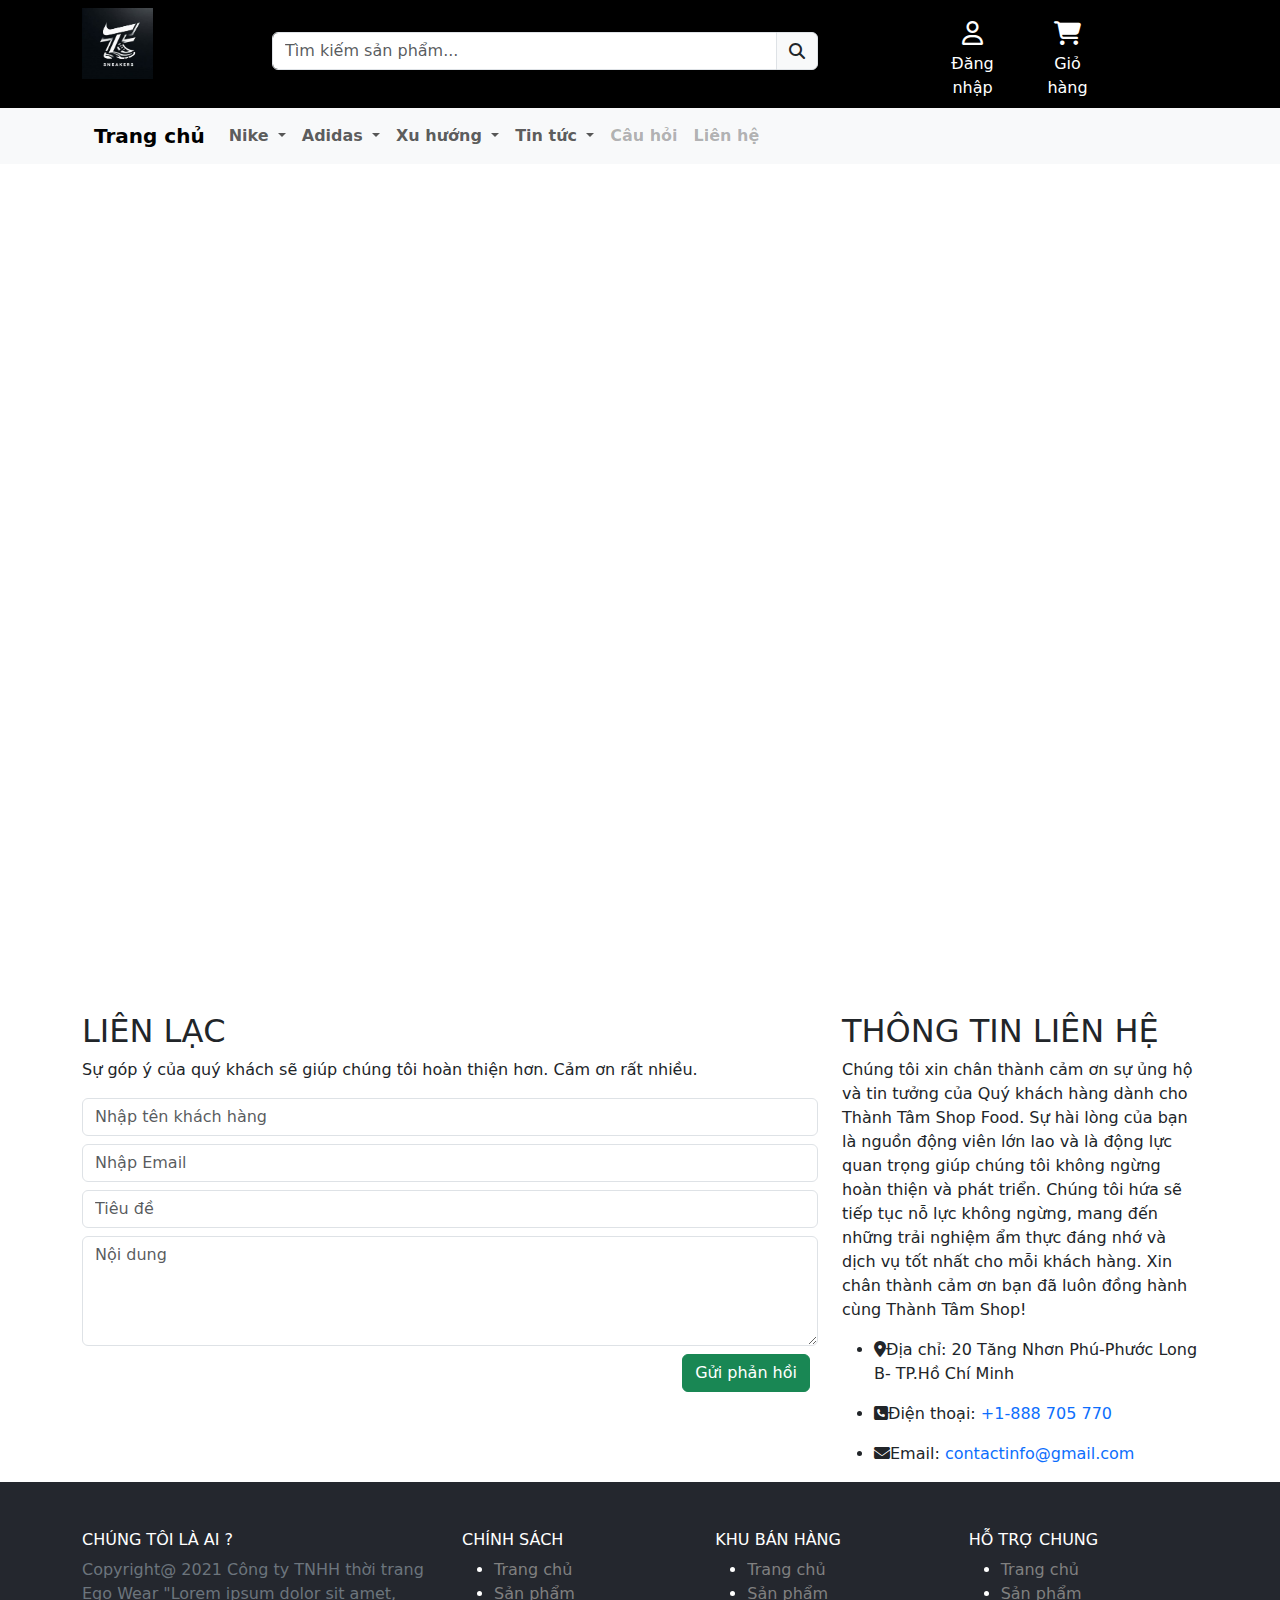
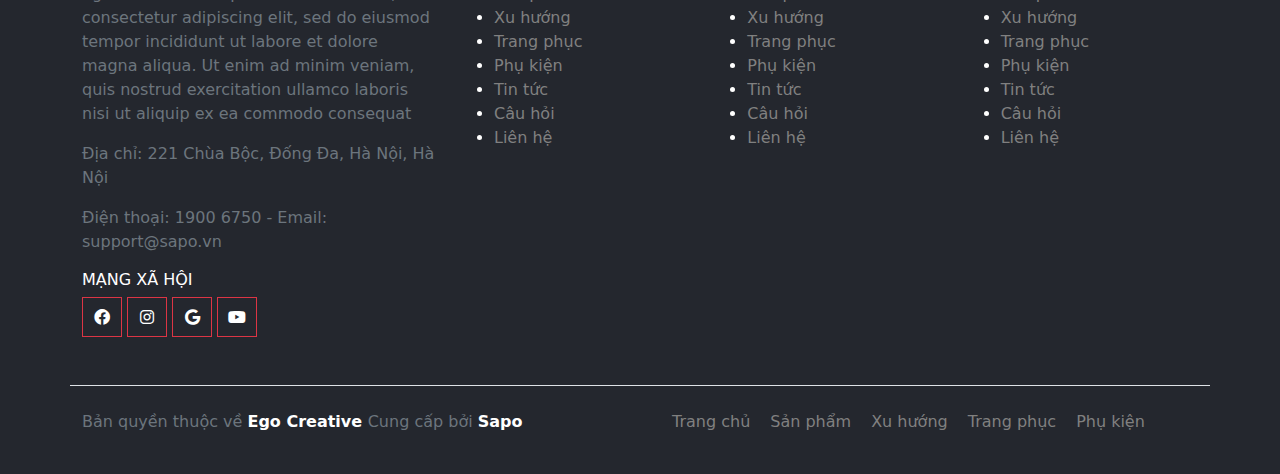
<file: contact.html>
<!DOCTYPE html>
<html lang="en">

<head>
    <meta charset="UTF-8">
    <meta name="viewport" content="width=device-width, initial-scale=1.0">
    <title>NguyenThanhTam_GiaoDien</title>
    <link rel="stylesheet" href="plugins/bootstrap/css/bootstrap.min.css">
    <link rel="stylesheet" href="plugins/fontawesome/css/all.min.css">
    <script src="plugins/bootstrap/js/bootstrap.bundle.min.js"></script>
    <link rel="stylesheet" href="css/styles.css">
</head>

<body>
    <section class="ndt-header bg-black">
        <div class="container py-2">
            <div class="row">
                <div class="col-md-1">
                    <a href="#">
                        <img class="img-fluid w-100" src="img/logo.png.jpg" alt="logo">
                    </a>
                </div>
                <div class=" container col-md-6 pt-4 pl-3">
                    <div class="input-group mb-3">
                        <input type="text" class="form-control" placeholder="Tìm kiếm sản phẩm..."
                            aria-label="Recipient's username" aria-describedby="basic-addon2">
                        <span class="input-group-text" id="basic-addon2">
                            <i class="fa-solid fa-magnifying-glass"></i>
                        </span>
                    </div>
                </div>
                <div class="col-md-3 pt-2 text center">
                    <div class="row text-center ">
                        <div class="col-4 "><a href="#">
                                <p class="p-0 m-0 fs-4 text-white"><i class="fa-regular fa-user"></i></p>
                                <p class="p-0 m-0 text-white ">Đăng nhập</p>
                            </a></div>
                        <div class="col-4 "><a href="#">
                                <p class="p-0 m-0 fs-4 text-white"><i class="fa-solid fa-cart-shopping"></i></p>
                                <p class="p-0 m-0 text-white">Giỏ hàng</p>
                            </a></div>
                    </div>
                </div>
            </div>
        </div>
    </section>


    <section class="ndt-menu bg-body-tertiary">
        <div class="container">
            <nav class="navbar navbar-expand-lg bg-body-tertiary">
                <div class="container-fluid">
                    <a class="navbar-brand" href="#" d-block d-md-none><strong>Trang chủ</strong></a>
                    <button class="navbar-toggler" type="button" data-bs-toggle="collapse"
                        data-bs-target="#navbarSupportedContent" aria-controls="navbarSupportedContent"
                        aria-expanded="false" aria-label="Toggle navigation">
                        <span class="navbar-toggler-icon"></span>
                    </button>
                    <div class="collapse navbar-collapse" id="navbarSupportedContent">
                        <ul class="navbar-nav me-auto mb-2 mb-lg-0">
                            <li class="nav-item dropdown">
                                <a class="nav-link dropdown-toggle" href="#" role="button" data-bs-toggle="dropdown"
                                    aria-expanded="false">
                                    <strong>Nike</strong>
                                </a>
                                <ul class="dropdown-menu">
                                    <li><a class="dropdown-item" href="#">Nam</a></li>
                                    <li><a class="dropdown-item" href="#">Nữ</a></li>
                                </ul>
                            </li>
                            <li class="nav-item dropdown">
                                <a class="nav-link dropdown-toggle" href="#" role="button" data-bs-toggle="dropdown"
                                    aria-expanded="false">
                                    <strong>Adidas</strong>
                                </a>
                                <ul class="dropdown-menu">
                                    <li><a class="dropdown-item" href="#">Nam</a></li>
                                    <li><a class="dropdown-item" href="#">Nữ</a></li>
                                </ul>
                            </li>
                            <li class="nav-item dropdown">
                                <a class="nav-link dropdown-toggle" href="#" role="button" data-bs-toggle="dropdown"
                                    aria-expanded="false">
                                    <strong>Xu hướng</strong>
                                </a>
                                <ul class="dropdown-menu">
                                    <li><a class="dropdown-item" href="#">Sản phẩm nổi bật</a></li>
                                    <li><a class="dropdown-item" href="#">Sản phẩm khuyến mãi</a></li>
                                    <li><a class="dropdown-item" href="#">Trend mới nhất</a></li>
                                    <li><a class="dropdown-item" href="#">Phong cách lạ</a></li>
                                    <li>
                                        <hr class="dropdown-divider">
                                    </li>
                                    <li><a class="dropdown-item" href="#">Xem tất cả</a></li>
                                </ul>
                            </li>
                            <li class="nav-item dropdown">
                                <a class="nav-link dropdown-toggle" href="#" role="button" data-bs-toggle="dropdown"
                                    aria-expanded="false">
                                    <strong>Tin tức</strong>
                                </a>
                                <ul class="dropdown-menu">
                                    <li><a class="dropdown-item" href="#">Tin xu hướng</a></li>
                                    <li><a class="dropdown-item" href="#">Tin khuyến mãi</a></li>
                                    <li><a class="dropdown-item" href="#">Tin quà tặng</a></li>
                                    <li><a class="dropdown-item" href="#">Tin mẹo vặt</a></li>
                                </ul>
                            </li>

                            <li class="nav-item">
                                <a class="nav-link disabled" aria-disabled="true"><strong>Câu hỏi</strong></a>
                            </li>
                            <li class="nav-item">
                                <a class="nav-link disabled" aria-disabled="true"><strong>Liên hệ</strong></a>
                            </li>
                        </ul>

                    </div>
                </div>
            </nav>
        </div>
    </section>
    <div class="contact-box-main">
        <div class="container">
            <div class="row mb-5">
                <iframe
                    src="https://www.google.com/maps/embed?pb=!1m18!1m12!1m3!1d1385.485256227442!2d106.77438356690605!3d10.830886558802458!2m3!1f0!2f0!3f0!3m2!1i1024!2i768!4f13.1!3m3!1m2!1s0x31752701a34a5d5f%3A0x30056b2fdf668565!2zQ2FvIMSQ4bqzbmcgQ8O0bmcgVGjGsMahbmcgVFAuSENN!5e0!3m2!1svi!2s!4v1715587205511!5m2!1svi!2s"
                    width="100%" height="800" style="border:0;" allowfullscreen="" loading="lazy"
                    referrerpolicy="no-referrer-when-downgrade"></iframe>
            </div>
            <div class="row">
                <div class="col-lg-8 col-sm-12">
                    <div class="contact-form-right">
                        <h2>LIÊN LẠC</h2>
                        <p>Sự góp ý của quý khách sẽ giúp chúng tôi hoàn thiện hơn. Cảm ơn rất nhiều.</p>
                        <form id="contactForm">
                            <div class="row">
                                <div class="col-md-12 mb-2">
                                    <div class="form-group">
                                        <input type="text" class="form-control" id="name" name="name"
                                            placeholder="Nhập tên khách hàng" required
                                            data-error="Please enter your name">
                                        <div class="help-block with-errors"></div>
                                    </div>
                                </div>
                                <div class="col-md-12  mb-2">
                                    <div class="form-group">
                                        <input type="text" placeholder="Nhập Email" id="email" class="form-control"
                                            name="name" required data-error="Please enter your email">
                                        <div class="help-block with-errors"></div>
                                    </div>
                                </div>
                                <div class="col-md-12  mb-2">
                                    <div class="form-group">
                                        <input type="text" class="form-control" id="subject" name="name"
                                            placeholder="Tiêu đề" required data-error="Please enter your Subject">
                                        <div class="help-block with-errors"></div>
                                    </div>
                                </div>
                                <div class="col-md-12  mb-2">
                                    <div class="form-group">
                                        <textarea class="form-control" id="message" placeholder="Nội dung" rows="4"
                                            data-error="Write your message" required></textarea>
                                        <div class="help-block with-errors"></div>
                                    </div>
                                    <div class="submit-button text-end m-2">
                                        <button class="btn btn-success" id="submit" type="submit">Gửi phản hồi</button>
                                        <div id="msgSubmit" class="h3 text-center hidden"></div>
                                        <div class="clearfix"></div>
                                    </div>
                                </div>
                            </div>
                        </form>
                    </div>
                </div>
                <div class="col-lg-4 col-sm-12">
                    <div class="contact-info-left">
                        <h2>THÔNG TIN LIÊN HỆ</h2>
                        <p>
                            Chúng tôi xin chân thành cảm ơn sự ủng hộ và tin tưởng của Quý khách hàng dành cho Thành Tâm
                            Shop
                            Food. Sự hài lòng của bạn là nguồn động viên lớn lao và là động lực quan trọng giúp chúng
                            tôi không ngừng hoàn thiện và phát triển. Chúng tôi hứa sẽ tiếp tục nỗ lực không ngừng, mang
                            đến những trải nghiệm ẩm thực đáng nhớ và dịch vụ tốt nhất cho mỗi khách hàng. Xin chân
                            thành cảm ơn bạn đã luôn đồng hành cùng Thành Tâm Shop! </p>
                        <ul>
                            <li>
                                <p><i class="fas fa-map-marker-alt"></i>Địa chỉ: 20 Tăng Nhơn Phú-Phước Long B-
                                    TP.Hồ Chí Minh </p>
                            </li>
                            <li>
                                <p><i class="fas fa-phone-square"></i>Điện thoại: <a href="tel:+1-888705770">+1-888 705
                                        770</a></p>
                            </li>
                            <li>
                                <p><i class="fas fa-envelope"></i>Email: <a
                                        href="mailto:contactinfo@gmail.com">contactinfo@gmail.com</a></p>
                            </li>
                        </ul>
                    </div>
                </div>
            </div>
        </div>
    </div>
    <section class="ndt-footer bg-footer py-5">
        <div class="container">
            <div class="row">
                <div class="col-md-4">
                    <h6>CHÚNG TÔI LÀ AI ?</h6>
                    <p class="text-secondary">Copyright@ 2021 Công ty TNHH thời trang Ego Wear
                        "Lorem ipsum dolor sit amet, consectetur adipiscing elit, sed do eiusmod tempor
                        incididunt ut labore et
                        dolore magna aliqua. Ut enim ad minim veniam, quis nostrud exercitation ullamco laboris
                        nisi ut aliquip ex
                        ea commodo consequat
                    </p>
                    <p class="text-secondary">Địa chỉ: 221 Chùa Bộc, Đống Đa, Hà Nội, Hà Nội
                    </p>
                    <p class="text-secondary"> Điện thoại: 1900 6750 - Email: support@sapo.vn</p>
                    <h6>MẠNG XÃ HỘI</h6>
                    <div>
                        <span class="box border border-danger">
                            <i class="fa-brands fa-facebook"></i>
                        </span>
                        <span class="box border border-danger">
                            <i class="fa-brands fa-instagram"></i>
                        </span>
                        <span class="box border border-danger">
                            <i class="fa-brands fa-google"></i>
                        </span>
                        <span class="box border border-danger">
                            <i class="fa-brands fa-youtube"></i>
                        </span>
                    </div>
                </div>
                <div class="col-md">
                    <h6>CHÍNH SÁCH</h6>
                    <ul class="list">
                        <li><a href="#">Trang chủ</a></li>
                        <li><a href="#">Sản phẩm</a></li>
                        <li><a href="#">Xu hướng</a></li>
                        <li><a href="#">Trang phục</a></li>
                        <li><a href="#">Phụ kiện</a></li>
                        <li><a href="#">Tin tức</a></li>
                        <li><a href="#">Câu hỏi</a></li>
                        <li><a href="#">Liên hệ</a></li>
                    </ul>
                </div>
                <div class="col-md">
                    <h6>KHU BÁN HÀNG</h6>
                    <ul class="list">
                        <li><a href="#">Trang chủ</a></li>
                        <li><a href="#">Sản phẩm</a></li>
                        <li><a href="#">Xu hướng</a></li>
                        <li><a href="#">Trang phục</a></li>
                        <li><a href="#">Phụ kiện</a></li>
                        <li><a href="#">Tin tức</a></li>
                        <li><a href="#">Câu hỏi</a></li>
                        <li><a href="#">Liên hệ</a></li>
                    </ul>
                </div>
                <div class="col-md">
                    <h6>HỖ TRỢ CHUNG</h6>
                    <ul class="list">
                        <li><a href="#">Trang chủ</a></li>
                        <li><a href="#">Sản phẩm</a></li>
                        <li><a href="#">Xu hướng</a></li>
                        <li><a href="#">Trang phục</a></li>
                        <li><a href="#">Phụ kiện</a></li>
                        <li><a href="#">Tin tức</a></li>
                        <li><a href="#">Câu hỏi</a></li>
                        <li><a href="#">Liên hệ</a></li>
                    </ul>
                </div>
            </div>
        </div>
    </section>

    <section class="ndt-copyright bg-footer">
        <div class="container border-top py-4">
            <div class="row">
                <div class="col-6">
                    <p class="text-secondary">Bản quyền thuộc về <strong class="text-white">Ego Creative
                        </strong>Cung cấp bởi
                        <strong class="text-white">Sapo</strong>
                    </p>
                </div>
                <div class="col-6 text-right">
                    <ul class="nav">
                        <li>
                            <a href="#"> Trang chủ</a>
                        </li>
                        <li> <a href="#">Sản phẩm</a></li>
                        <li> <a href="#">Xu hướng</a></li>
                        <li> <a href="#">Trang phục</a></li>
                        <li> <a href="#">Phụ kiện</a></li>
                    </ul>
                </div>
            </div>
        </div>
    </section>
</body>

</html>
</file>
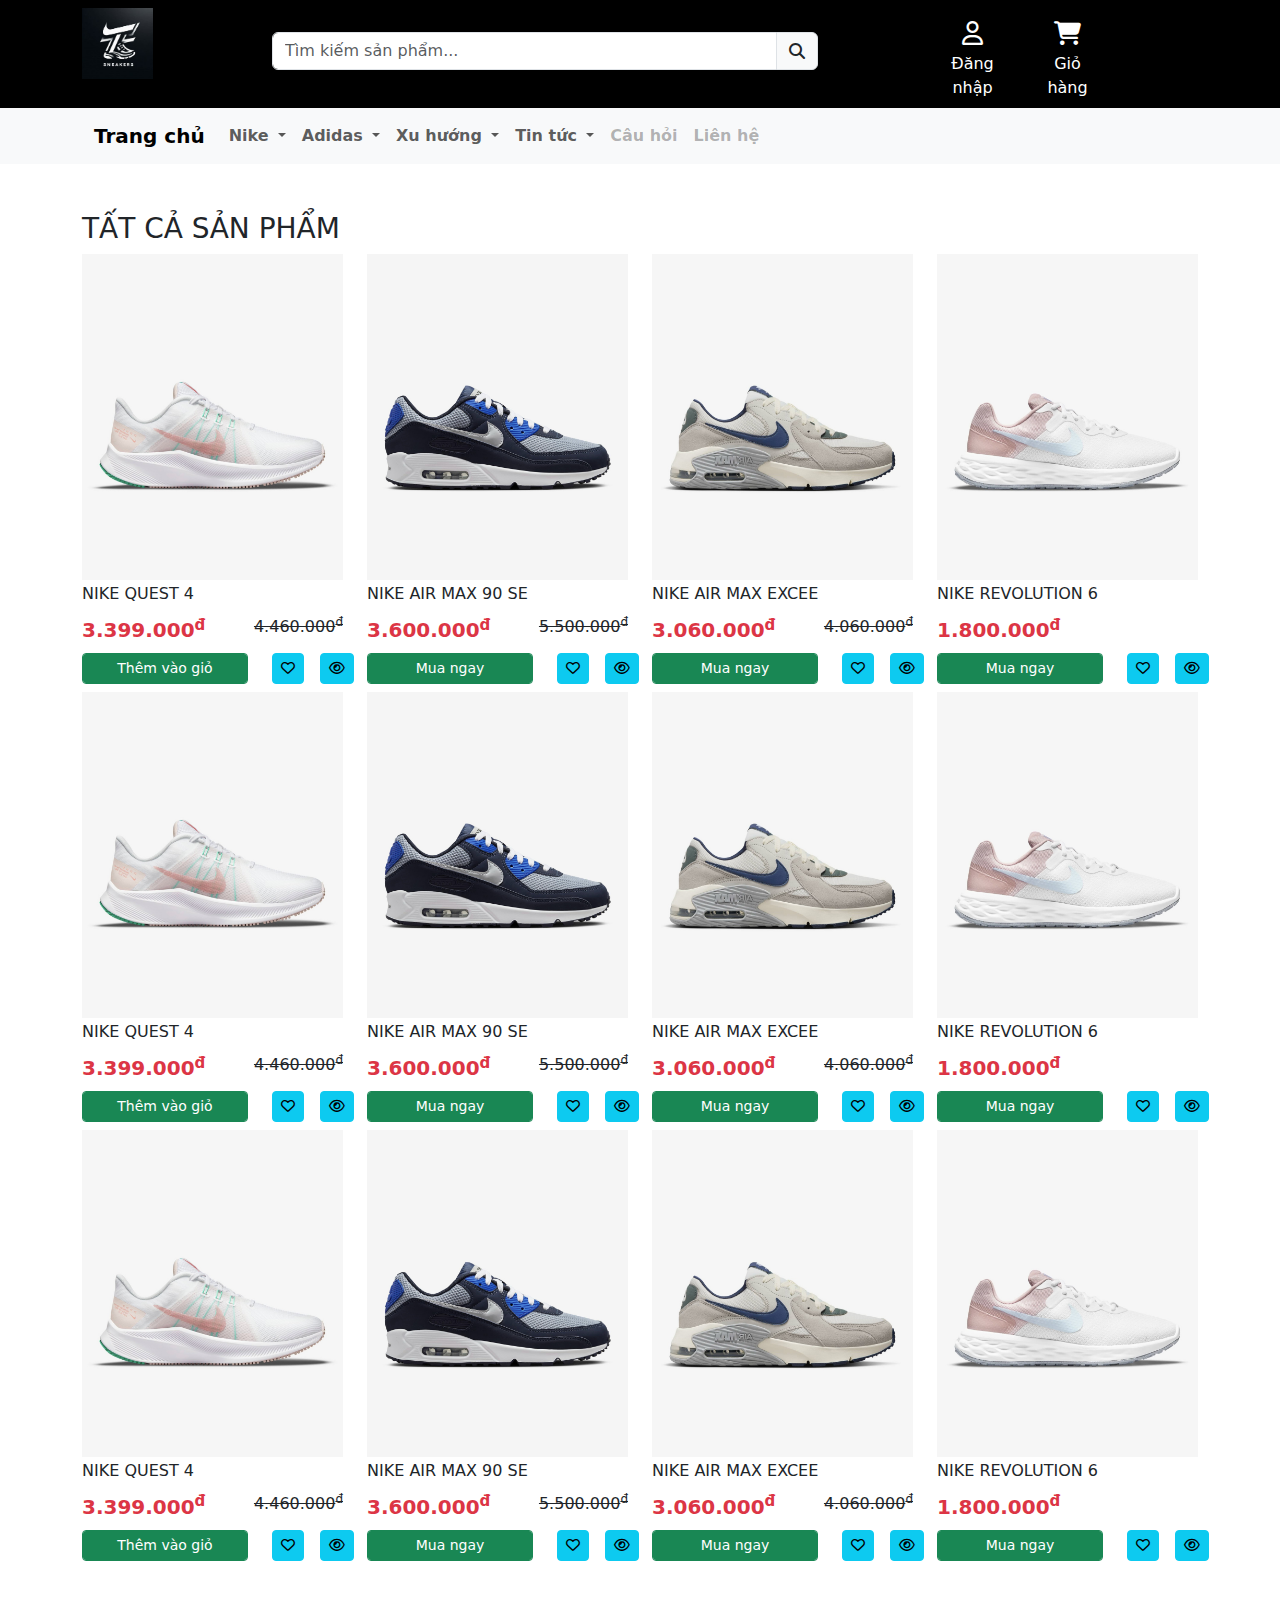
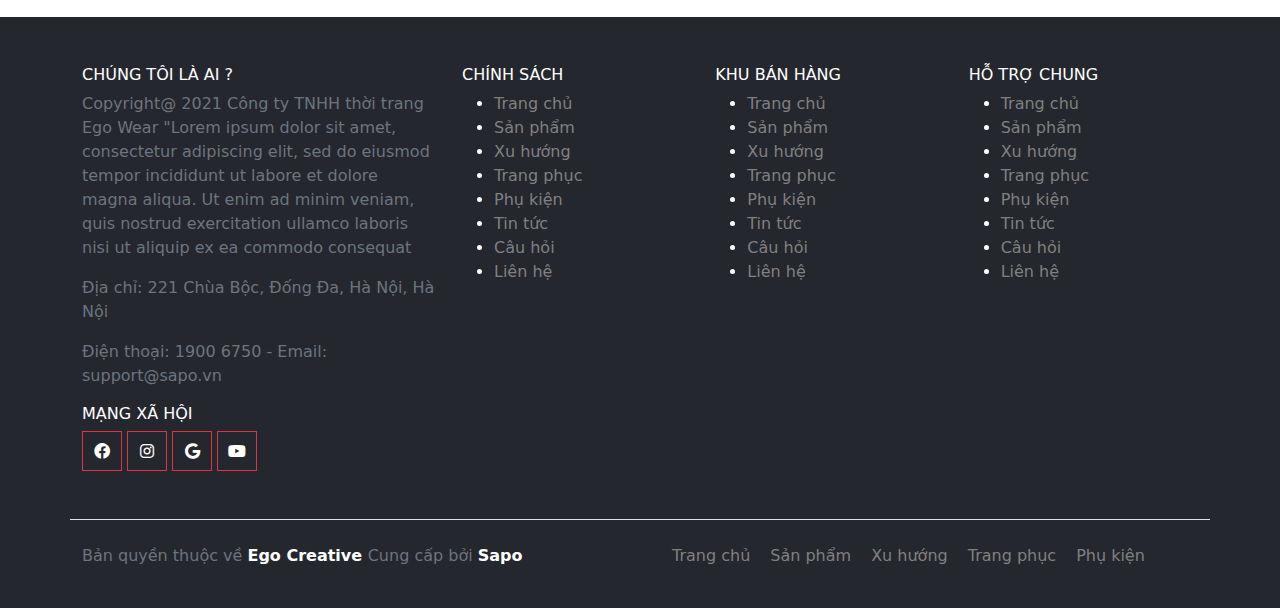
<file: product.html>
<!DOCTYPE html>
<html lang="en">

<head>
    <meta charset="UTF-8">
    <meta name="viewport" content="width=device-width, initial-scale=1.0">
    <title>NguyenThanhTam_GiaoDien</title>
    <link rel="stylesheet" href="plugins/bootstrap/css/bootstrap.min.css">
    <link rel="stylesheet" href="plugins/fontawesome/css/all.min.css">
    <script src="plugins/bootstrap/js/bootstrap.bundle.min.js"></script>
    <link rel="stylesheet" href="css/styles.css">
</head>

<body>
    <section class="ndt-header bg-black">
        <div class="container py-2">
            <div class="row">
                <div class="col-md-1">
                    <a href="#">
                        <img class="img-fluid w-100" src="img/logo.png.jpg" alt="logo">
                    </a>
                </div>
                <div class=" container col-md-6 pt-4 pl-3">
                    <div class="input-group mb-3">
                        <input type="text" class="form-control" placeholder="Tìm kiếm sản phẩm..."
                            aria-label="Recipient's username" aria-describedby="basic-addon2">
                        <span class="input-group-text" id="basic-addon2">
                            <i class="fa-solid fa-magnifying-glass"></i>
                        </span>
                    </div>
                </div>
                <div class="col-md-3 pt-2 text center">
                    <div class="row text-center ">
                        <div class="col-4 "><a href="#">
                                <p class="p-0 m-0 fs-4 text-white"><i class="fa-regular fa-user"></i></p>
                                <p class="p-0 m-0 text-white ">Đăng nhập</p>
                            </a></div>
                        <div class="col-4 "><a href="#">
                                <p class="p-0 m-0 fs-4 text-white"><i class="fa-solid fa-cart-shopping"></i></p>
                                <p class="p-0 m-0 text-white">Giỏ hàng</p>
                            </a></div>
                    </div>
                </div>
            </div>
        </div>
    </section>
    <section class="ndt-menu bg-body-tertiary">
        <div class="container">
            <nav class="navbar navbar-expand-lg bg-body-tertiary">
                <div class="container-fluid">
                    <a class="navbar-brand" href="#" d-block d-md-none><strong>Trang chủ</strong></a>
                    <button class="navbar-toggler" type="button" data-bs-toggle="collapse"
                        data-bs-target="#navbarSupportedContent" aria-controls="navbarSupportedContent"
                        aria-expanded="false" aria-label="Toggle navigation">
                        <span class="navbar-toggler-icon"></span>
                    </button>
                    <div class="collapse navbar-collapse" id="navbarSupportedContent">
                        <ul class="navbar-nav me-auto mb-2 mb-lg-0">
                            <li class="nav-item dropdown">
                                <a class="nav-link dropdown-toggle" href="#" role="button" data-bs-toggle="dropdown"
                                    aria-expanded="false">
                                    <strong>Nike</strong>
                                </a>
                                <ul class="dropdown-menu">
                                    <li><a class="dropdown-item" href="#">Nam</a></li>
                                    <li><a class="dropdown-item" href="#">Nữ</a></li>
                                </ul>
                            </li>
                            <li class="nav-item dropdown">
                                <a class="nav-link dropdown-toggle" href="#" role="button" data-bs-toggle="dropdown"
                                    aria-expanded="false">
                                    <strong>Adidas</strong>
                                </a>
                                <ul class="dropdown-menu">
                                    <li><a class="dropdown-item" href="#">Nam</a></li>
                                    <li><a class="dropdown-item" href="#">Nữ</a></li>
                                </ul>
                            </li>
                            <li class="nav-item dropdown">
                                <a class="nav-link dropdown-toggle" href="#" role="button" data-bs-toggle="dropdown"
                                    aria-expanded="false">
                                    <strong>Xu hướng</strong>
                                </a>
                                <ul class="dropdown-menu">
                                    <li><a class="dropdown-item" href="#">Sản phẩm nổi bật</a></li>
                                    <li><a class="dropdown-item" href="#">Sản phẩm khuyến mãi</a></li>
                                    <li><a class="dropdown-item" href="#">Trend mới nhất</a></li>
                                    <li><a class="dropdown-item" href="#">Phong cách lạ</a></li>
                                    <li>
                                        <hr class="dropdown-divider">
                                    </li>
                                    <li><a class="dropdown-item" href="#">Xem tất cả</a></li>
                                </ul>
                            </li>
                            <li class="nav-item dropdown">
                                <a class="nav-link dropdown-toggle" href="#" role="button" data-bs-toggle="dropdown"
                                    aria-expanded="false">
                                    <strong>Tin tức</strong>
                                </a>
                                <ul class="dropdown-menu">
                                    <li><a class="dropdown-item" href="#">Tin xu hướng</a></li>
                                    <li><a class="dropdown-item" href="#">Tin khuyến mãi</a></li>
                                    <li><a class="dropdown-item" href="#">Tin quà tặng</a></li>
                                    <li><a class="dropdown-item" href="#">Tin mẹo vặt</a></li>
                                </ul>
                            </li>

                            <li class="nav-item">
                                <a class="nav-link disabled" aria-disabled="true"><strong>Câu hỏi</strong></a>
                            </li>
                            <li class="nav-item">
                                <a class="nav-link disabled" aria-disabled="true"><strong>Liên hệ</strong></a>
                            </li>
                        </ul>

                    </div>
                </div>
            </nav>
        </div>
    </section>
    <section class="ndt-content">
        <div class="slide">
            <div class="container my-5">
                <h3>TẤT CẢ SẢN PHẨM</h3>
                <div class="row">
                    <div class="col-md-3">
                        <div class="product-item">
                            <div class="product-image">
                                <img class="img-fluid h-100" src="img/giay-nike-quest-4-womens-road-running.jpeg"
                                    alt="">
                            </div>
                            <div class="product-name">
                                <h5 class="fs-6 py-1">NIKE QUEST 4</h5>
                            </div>
                            <div class="product-price">
                                <div class="row">
                                    <div class="col-6">
                                        <strong class="text-danger fs-5">3.399.000<sup>đ</sup></strong>
                                    </div>
                                    <div class="col-6 text-end">
                                        <del>4.460.000<sup>đ</sup></del>
                                    </div>
                                </div>
                            </div>
                            <div class="product-cart-hearth-eye my-2">
                                <div class="row">
                                    <div class="col-8">
                                        <a class="btn btn-sm btn-success form-control">Thêm vào giỏ</a>
                                    </div>
                                    <div class="col-2">
                                        <button class="btn btn-sm btn-info">
                                            <i class="fa-regular fa-heart"></i>
                                        </button>
                                    </div>
                                    <div class="col-2">
                                        <button class="btn btn-sm btn-info">
                                            <i class="fa-regular fa-eye"></i>
                                        </button>
                                    </div>
                                </div>
                            </div>
                        </div>
                    </div>
                    <div class="col-md-3">
                        <div class="product-item">
                            <div class="product-image">
                                <img class="img-fluid" src="img/giay-nike-air-max-90-se.jpeg" alt="">
                            </div>
                            <div class="product-name">
                                <h5 class="fs-6 py-1">NIKE AIR MAX 90 SE</h5>
                            </div>
                            <div class="product-price">
                                <div class="row">
                                    <div class="col-6">
                                        <strong class="text-danger fs-5">3.600.000<sup>đ</sup></strong>
                                    </div>
                                    <div class="col-6 text-end">
                                        <del>5.500.000<sup>đ</sup></del>
                                    </div>
                                </div>
                            </div>
                            <div class="product-cart-hearth-eye my-2">
                                <div class="row">
                                    <div class="col-8">
                                        <a class="btn btn-sm btn-success form-control">Mua ngay</a>
                                    </div>
                                    <div class="col-2">
                                        <button class="btn btn-sm btn-info">
                                            <i class="fa-regular fa-heart"></i>
                                        </button>
                                    </div>
                                    <div class="col-2">
                                        <button class="btn btn-sm btn-info">
                                            <i class="fa-regular fa-eye"></i>
                                        </button>
                                    </div>
                                </div>
                            </div>
                        </div>
                    </div>
                    <div class="col-md-3">
                        <div class="product-item">
                            <div class="product-image">
                                <img class="img-fluid" src="img/giay-nike-air-max-excee.jpeg" alt="">
                            </div>
                            <div class="product-name">
                                <h5 class="fs-6 py-1">NIKE AIR MAX EXCEE</h5>
                            </div>
                            <div class="product-price">
                                <div class="row">
                                    <div class="col-6">
                                        <strong class="text-danger fs-5">3.060.000<sup>đ</sup></strong>
                                    </div>
                                    <div class="col-6 text-end">
                                        <del>4.060.000<sup>đ</sup></del>
                                    </div>
                                </div>
                            </div>
                            <div class="product-cart-hearth-eye my-2">
                                <div class="row">
                                    <div class="col-8">
                                        <a class="btn btn-sm btn-success form-control">Mua ngay</a>
                                    </div>
                                    <div class="col-2">
                                        <button class="btn btn-sm btn-info">
                                            <i class="fa-regular fa-heart"></i>
                                        </button>
                                    </div>
                                    <div class="col-2">
                                        <button class="btn btn-sm btn-info">
                                            <i class="fa-regular fa-eye"></i>
                                        </button>
                                    </div>
                                </div>
                            </div>
                        </div>
                    </div>
                    <div class="col-md-3">
                        <div class="product-item">
                            <div class="product-image">
                                <img class="img-fluid" src="img/giay-nike-revolution-6-running.jpeg" alt="">
                            </div>
                            <div class="product-name">
                                <h5 class="fs-6 py-1">NIKE REVOLUTION 6</h5>
                            </div>
                            <div class="product-price">
                                <div class="row">
                                    <div class="col-6">
                                        <strong class="text-danger fs-5">1.800.000<sup>đ</sup></strong>
                                    </div>
                                </div>
                            </div>
                            <div class="product-cart-hearth-eye my-2">
                                <div class="row">
                                    <div class="col-8">
                                        <a class="btn btn-sm btn-success form-control">Mua ngay</a>
                                    </div>
                                    <div class="col-2">
                                        <button class="btn btn-sm btn-info">
                                            <i class="fa-regular fa-heart"></i>
                                        </button>
                                    </div>
                                    <div class="col-2">
                                        <button class="btn btn-sm btn-info">
                                            <i class="fa-regular fa-eye"></i>
                                        </button>
                                    </div>
                                </div>
                            </div>
                        </div>
                    </div>
                    <div class="col-md-3">
                        <div class="product-item">
                            <div class="product-image">
                                <img class="img-fluid h-100" src="img/giay-nike-quest-4-womens-road-running.jpeg"
                                    alt="">
                            </div>
                            <div class="product-name">
                                <h5 class="fs-6 py-1">NIKE QUEST 4</h5>
                            </div>
                            <div class="product-price">
                                <div class="row">
                                    <div class="col-6">
                                        <strong class="text-danger fs-5">3.399.000<sup>đ</sup></strong>
                                    </div>
                                    <div class="col-6 text-end">
                                        <del>4.460.000<sup>đ</sup></del>
                                    </div>
                                </div>
                            </div>
                            <div class="product-cart-hearth-eye my-2">
                                <div class="row">
                                    <div class="col-8">
                                        <a class="btn btn-sm btn-success form-control">Thêm vào giỏ</a>
                                    </div>
                                    <div class="col-2">
                                        <button class="btn btn-sm btn-info">
                                            <i class="fa-regular fa-heart"></i>
                                        </button>
                                    </div>
                                    <div class="col-2">
                                        <button class="btn btn-sm btn-info">
                                            <i class="fa-regular fa-eye"></i>
                                        </button>
                                    </div>
                                </div>
                            </div>
                        </div>
                    </div>
                    <div class="col-md-3">
                        <div class="product-item">
                            <div class="product-image">
                                <img class="img-fluid" src="img/giay-nike-air-max-90-se.jpeg" alt="">
                            </div>
                            <div class="product-name">
                                <h5 class="fs-6 py-1">NIKE AIR MAX 90 SE</h5>
                            </div>
                            <div class="product-price">
                                <div class="row">
                                    <div class="col-6">
                                        <strong class="text-danger fs-5">3.600.000<sup>đ</sup></strong>
                                    </div>
                                    <div class="col-6 text-end">
                                        <del>5.500.000<sup>đ</sup></del>
                                    </div>
                                </div>
                            </div>
                            <div class="product-cart-hearth-eye my-2">
                                <div class="row">
                                    <div class="col-8">
                                        <a class="btn btn-sm btn-success form-control">Mua ngay</a>
                                    </div>
                                    <div class="col-2">
                                        <button class="btn btn-sm btn-info">
                                            <i class="fa-regular fa-heart"></i>
                                        </button>
                                    </div>
                                    <div class="col-2">
                                        <button class="btn btn-sm btn-info">
                                            <i class="fa-regular fa-eye"></i>
                                        </button>
                                    </div>
                                </div>
                            </div>
                        </div>
                    </div>
                    <div class="col-md-3">
                        <div class="product-item">
                            <div class="product-image">
                                <img class="img-fluid" src="img/giay-nike-air-max-excee.jpeg" alt="">
                            </div>
                            <div class="product-name">
                                <h5 class="fs-6 py-1">NIKE AIR MAX EXCEE</h5>
                            </div>
                            <div class="product-price">
                                <div class="row">
                                    <div class="col-6">
                                        <strong class="text-danger fs-5">3.060.000<sup>đ</sup></strong>
                                    </div>
                                    <div class="col-6 text-end">
                                        <del>4.060.000<sup>đ</sup></del>
                                    </div>
                                </div>
                            </div>
                            <div class="product-cart-hearth-eye my-2">
                                <div class="row">
                                    <div class="col-8">
                                        <a class="btn btn-sm btn-success form-control">Mua ngay</a>
                                    </div>
                                    <div class="col-2">
                                        <button class="btn btn-sm btn-info">
                                            <i class="fa-regular fa-heart"></i>
                                        </button>
                                    </div>
                                    <div class="col-2">
                                        <button class="btn btn-sm btn-info">
                                            <i class="fa-regular fa-eye"></i>
                                        </button>
                                    </div>
                                </div>
                            </div>
                        </div>
                    </div>
                    <div class="col-md-3">
                        <div class="product-item">
                            <div class="product-image">
                                <img class="img-fluid" src="img/giay-nike-revolution-6-running.jpeg" alt="">
                            </div>
                            <div class="product-name">
                                <h5 class="fs-6 py-1">NIKE REVOLUTION 6</h5>
                            </div>
                            <div class="product-price">
                                <div class="row">
                                    <div class="col-6">
                                        <strong class="text-danger fs-5">1.800.000<sup>đ</sup></strong>
                                    </div>
                                </div>
                            </div>
                            <div class="product-cart-hearth-eye my-2">
                                <div class="row">
                                    <div class="col-8">
                                        <a class="btn btn-sm btn-success form-control">Mua ngay</a>
                                    </div>
                                    <div class="col-2">
                                        <button class="btn btn-sm btn-info">
                                            <i class="fa-regular fa-heart"></i>
                                        </button>
                                    </div>
                                    <div class="col-2">
                                        <button class="btn btn-sm btn-info">
                                            <i class="fa-regular fa-eye"></i>
                                        </button>
                                    </div>
                                </div>
                            </div>
                        </div>
                    </div>
                    <div class="col-md-3">
                        <div class="product-item">
                            <div class="product-image">
                                <img class="img-fluid h-100" src="img/giay-nike-quest-4-womens-road-running.jpeg"
                                    alt="">
                            </div>
                            <div class="product-name">
                                <h5 class="fs-6 py-1">NIKE QUEST 4</h5>
                            </div>
                            <div class="product-price">
                                <div class="row">
                                    <div class="col-6">
                                        <strong class="text-danger fs-5">3.399.000<sup>đ</sup></strong>
                                    </div>
                                    <div class="col-6 text-end">
                                        <del>4.460.000<sup>đ</sup></del>
                                    </div>
                                </div>
                            </div>
                            <div class="product-cart-hearth-eye my-2">
                                <div class="row">
                                    <div class="col-8">
                                        <a class="btn btn-sm btn-success form-control">Thêm vào giỏ</a>
                                    </div>
                                    <div class="col-2">
                                        <button class="btn btn-sm btn-info">
                                            <i class="fa-regular fa-heart"></i>
                                        </button>
                                    </div>
                                    <div class="col-2">
                                        <button class="btn btn-sm btn-info">
                                            <i class="fa-regular fa-eye"></i>
                                        </button>
                                    </div>
                                </div>
                            </div>
                        </div>
                    </div>
                    <div class="col-md-3">
                        <div class="product-item">
                            <div class="product-image">
                                <img class="img-fluid" src="img/giay-nike-air-max-90-se.jpeg" alt="">
                            </div>
                            <div class="product-name">
                                <h5 class="fs-6 py-1">NIKE AIR MAX 90 SE</h5>
                            </div>
                            <div class="product-price">
                                <div class="row">
                                    <div class="col-6">
                                        <strong class="text-danger fs-5">3.600.000<sup>đ</sup></strong>
                                    </div>
                                    <div class="col-6 text-end">
                                        <del>5.500.000<sup>đ</sup></del>
                                    </div>
                                </div>
                            </div>
                            <div class="product-cart-hearth-eye my-2">
                                <div class="row">
                                    <div class="col-8">
                                        <a class="btn btn-sm btn-success form-control">Mua ngay</a>
                                    </div>
                                    <div class="col-2">
                                        <button class="btn btn-sm btn-info">
                                            <i class="fa-regular fa-heart"></i>
                                        </button>
                                    </div>
                                    <div class="col-2">
                                        <button class="btn btn-sm btn-info">
                                            <i class="fa-regular fa-eye"></i>
                                        </button>
                                    </div>
                                </div>
                            </div>
                        </div>
                    </div>
                    <div class="col-md-3">
                        <div class="product-item">
                            <div class="product-image">
                                <img class="img-fluid" src="img/giay-nike-air-max-excee.jpeg" alt="">
                            </div>
                            <div class="product-name">
                                <h5 class="fs-6 py-1">NIKE AIR MAX EXCEE</h5>
                            </div>
                            <div class="product-price">
                                <div class="row">
                                    <div class="col-6">
                                        <strong class="text-danger fs-5">3.060.000<sup>đ</sup></strong>
                                    </div>
                                    <div class="col-6 text-end">
                                        <del>4.060.000<sup>đ</sup></del>
                                    </div>
                                </div>
                            </div>
                            <div class="product-cart-hearth-eye my-2">
                                <div class="row">
                                    <div class="col-8">
                                        <a class="btn btn-sm btn-success form-control">Mua ngay</a>
                                    </div>
                                    <div class="col-2">
                                        <button class="btn btn-sm btn-info">
                                            <i class="fa-regular fa-heart"></i>
                                        </button>
                                    </div>
                                    <div class="col-2">
                                        <button class="btn btn-sm btn-info">
                                            <i class="fa-regular fa-eye"></i>
                                        </button>
                                    </div>
                                </div>
                            </div>
                        </div>
                    </div>
                    <div class="col-md-3">
                        <div class="product-item">
                            <div class="product-image">
                                <img class="img-fluid" src="img/giay-nike-revolution-6-running.jpeg" alt="">
                            </div>
                            <div class="product-name">
                                <h5 class="fs-6 py-1">NIKE REVOLUTION 6</h5>
                            </div>
                            <div class="product-price">
                                <div class="row">
                                    <div class="col-6">
                                        <strong class="text-danger fs-5">1.800.000<sup>đ</sup></strong>
                                    </div>
                                </div>
                            </div>
                            <div class="product-cart-hearth-eye my-2">
                                <div class="row">
                                    <div class="col-8">
                                        <a class="btn btn-sm btn-success form-control">Mua ngay</a>
                                    </div>
                                    <div class="col-2">
                                        <button class="btn btn-sm btn-info">
                                            <i class="fa-regular fa-heart"></i>
                                        </button>
                                    </div>
                                    <div class="col-2">
                                        <button class="btn btn-sm btn-info">
                                            <i class="fa-regular fa-eye"></i>
                                        </button>
                                    </div>
                                </div>
                            </div>
                        </div>
                    </div>
                </div>
            </div>
    </section>
    <section class="ndt-footer bg-footer py-5">
        <div class="container">
            <div class="row">
                <div class="col-md-4">
                    <h6>CHÚNG TÔI LÀ AI ?</h6>
                    <p class="text-secondary">Copyright@ 2021 Công ty TNHH thời trang Ego Wear
                        "Lorem ipsum dolor sit amet, consectetur adipiscing elit, sed do eiusmod tempor
                        incididunt ut labore et
                        dolore magna aliqua. Ut enim ad minim veniam, quis nostrud exercitation ullamco laboris
                        nisi ut aliquip ex
                        ea commodo consequat
                    </p>
                    <p class="text-secondary">Địa chỉ: 221 Chùa Bộc, Đống Đa, Hà Nội, Hà Nội
                    </p>
                    <p class="text-secondary"> Điện thoại: 1900 6750 - Email: support@sapo.vn</p>
                    <h6>MẠNG XÃ HỘI</h6>
                    <div>
                        <span class="box border border-danger">
                            <i class="fa-brands fa-facebook"></i>
                        </span>
                        <span class="box border border-danger">
                            <i class="fa-brands fa-instagram"></i>
                        </span>
                        <span class="box border border-danger">
                            <i class="fa-brands fa-google"></i>
                        </span>
                        <span class="box border border-danger">
                            <i class="fa-brands fa-youtube"></i>
                        </span>
                    </div>
                </div>
                <div class="col-md">
                    <h6>CHÍNH SÁCH</h6>
                    <ul class="list">
                        <li><a href="#">Trang chủ</a></li>
                        <li><a href="#">Sản phẩm</a></li>
                        <li><a href="#">Xu hướng</a></li>
                        <li><a href="#">Trang phục</a></li>
                        <li><a href="#">Phụ kiện</a></li>
                        <li><a href="#">Tin tức</a></li>
                        <li><a href="#">Câu hỏi</a></li>
                        <li><a href="#">Liên hệ</a></li>
                    </ul>
                </div>
                <div class="col-md">
                    <h6>KHU BÁN HÀNG</h6>
                    <ul class="list">
                        <li><a href="#">Trang chủ</a></li>
                        <li><a href="#">Sản phẩm</a></li>
                        <li><a href="#">Xu hướng</a></li>
                        <li><a href="#">Trang phục</a></li>
                        <li><a href="#">Phụ kiện</a></li>
                        <li><a href="#">Tin tức</a></li>
                        <li><a href="#">Câu hỏi</a></li>
                        <li><a href="#">Liên hệ</a></li>
                    </ul>
                </div>
                <div class="col-md">
                    <h6>HỖ TRỢ CHUNG</h6>
                    <ul class="list">
                        <li><a href="#">Trang chủ</a></li>
                        <li><a href="#">Sản phẩm</a></li>
                        <li><a href="#">Xu hướng</a></li>
                        <li><a href="#">Trang phục</a></li>
                        <li><a href="#">Phụ kiện</a></li>
                        <li><a href="#">Tin tức</a></li>
                        <li><a href="#">Câu hỏi</a></li>
                        <li><a href="#">Liên hệ</a></li>
                    </ul>
                </div>
            </div>
        </div>
    </section>
    <section class="ndt-copyright bg-footer">
        <div class="container border-top py-4">
            <div class="row">
                <div class="col-6">
                    <p class="text-secondary">Bản quyền thuộc về <strong class="text-white">Ego Creative
                        </strong>Cung cấp bởi
                        <strong class="text-white">Sapo</strong>
                    </p>
                </div>
                <div class="col-6 text-right">
                    <ul class="nav">
                        <li>
                            <a href="#"> Trang chủ</a>
                        </li>
                        <li> <a href="#">Sản phẩm</a></li>
                        <li> <a href="#">Xu hướng</a></li>
                        <li> <a href="#">Trang phục</a></li>
                        <li> <a href="#">Phụ kiện</a></li>
                    </ul>
                </div>
            </div>
        </div>
    </section>
</body>

</html>
</file>
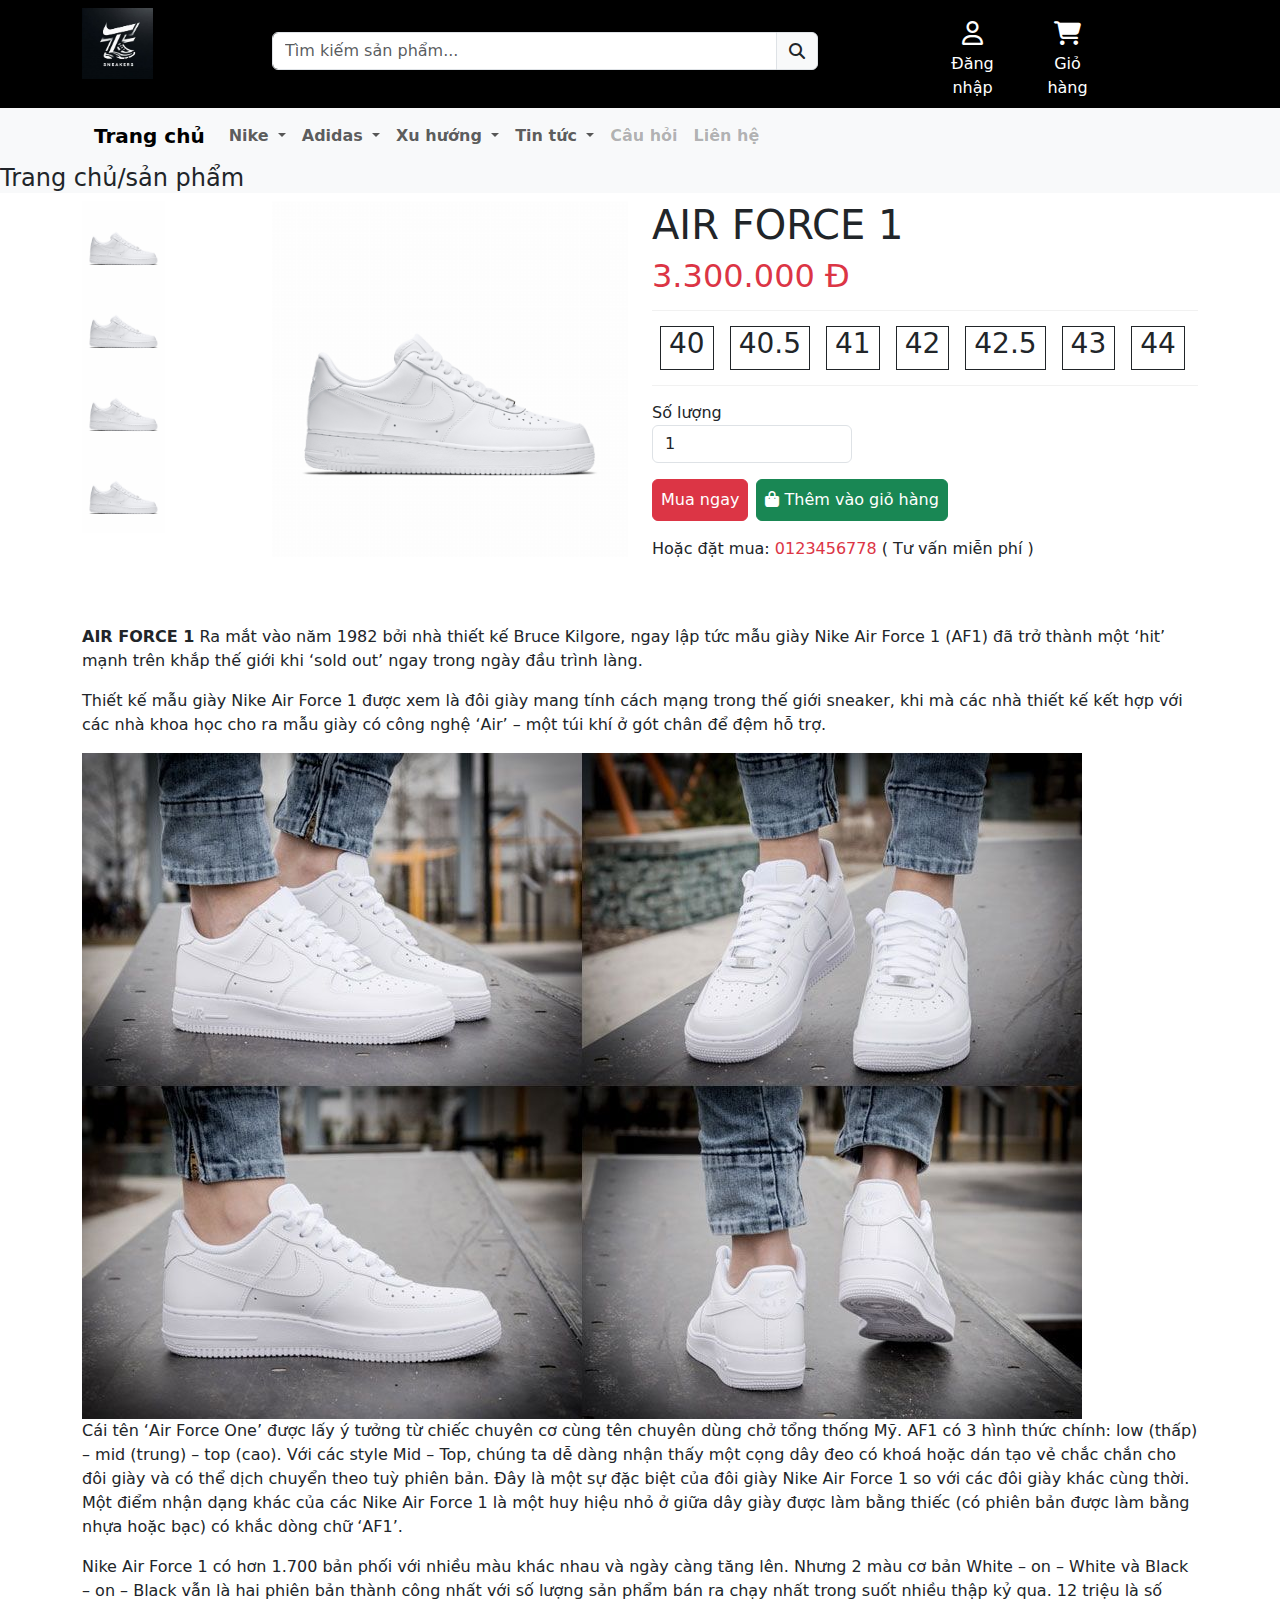
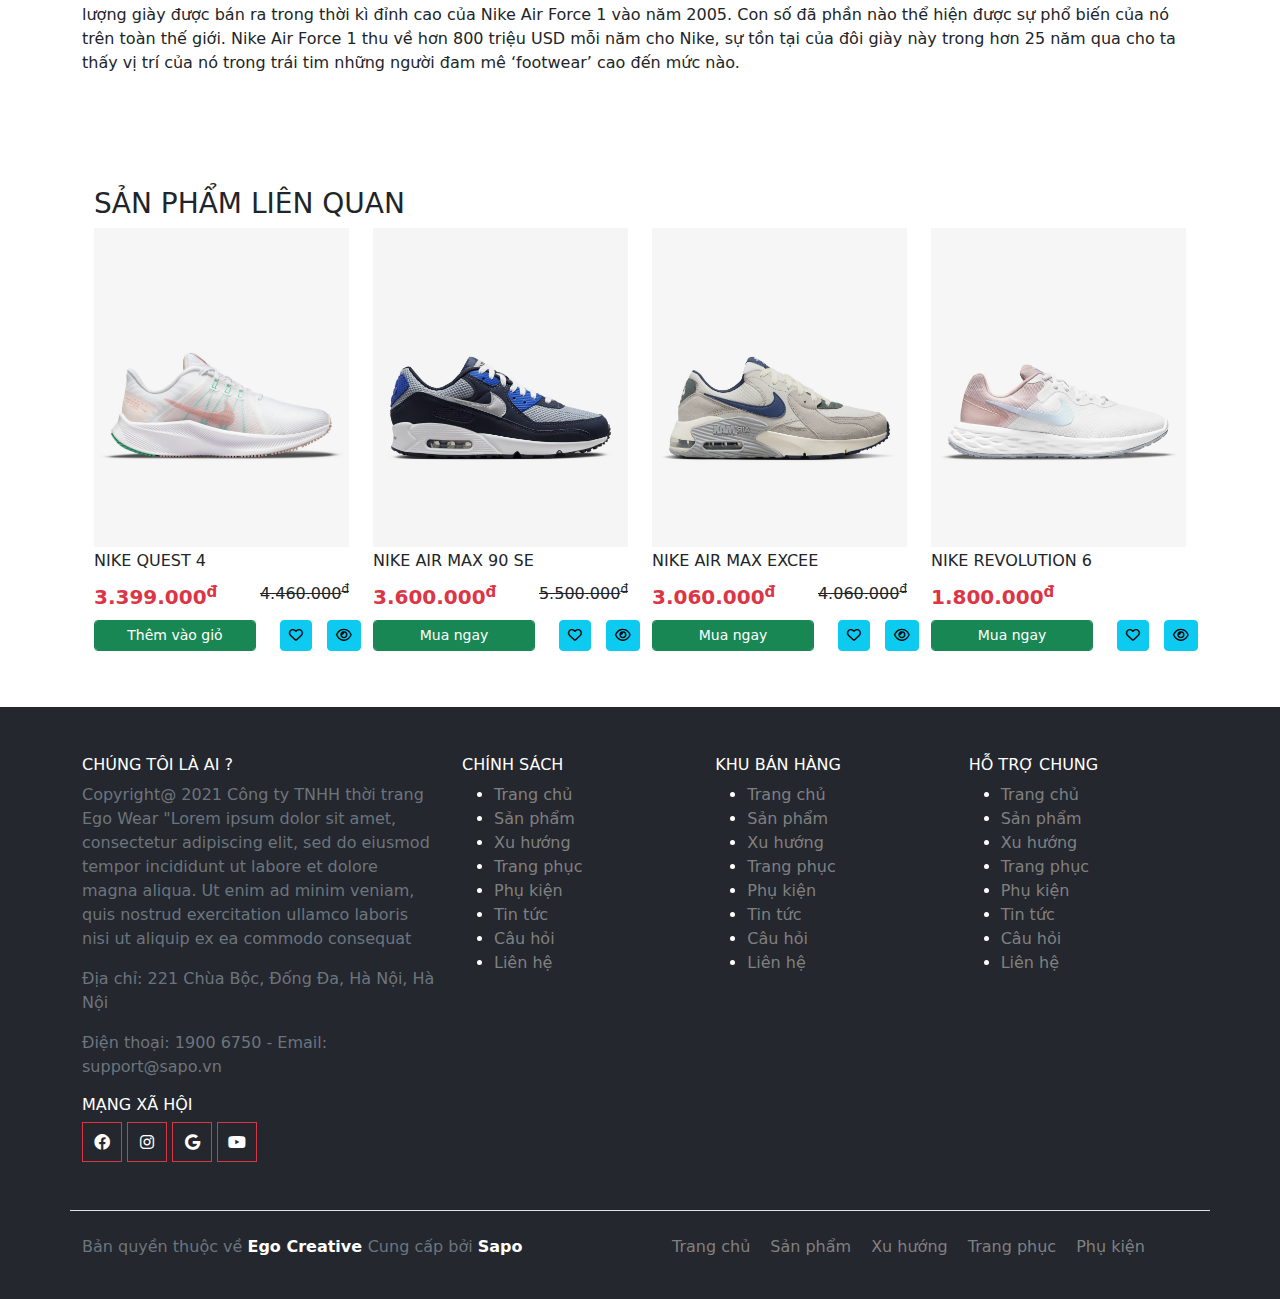
<file: product_detail.html>
<!DOCTYPE html>
<html lang="en">

<head>
    <meta charset="UTF-8">
    <meta name="viewport" content="width=device-width, initial-scale=1.0">
    <title>NguyenThanhTam_GiaoDien</title>
    <link rel="stylesheet" href="plugins/bootstrap/css/bootstrap.min.css">
    <link rel="stylesheet" href="plugins/fontawesome/css/all.min.css">
    <script src="plugins/bootstrap/js/bootstrap.bundle.min.js"></script>
    <link rel="stylesheet" href="css/styles.css">
</head>

<body>
    <section class="ndt-header bg-black">
        <div class="container py-2">
            <div class="row">
                <div class="col-md-1">
                    <a href="#">
                        <img class="img-fluid w-100" src="img/logo.png.jpg" alt="logo">
                    </a>
                </div>
                <div class=" container col-md-6 pt-4 pl-3">
                    <div class="input-group mb-3">
                        <input type="text" class="form-control" placeholder="Tìm kiếm sản phẩm..."
                            aria-label="Recipient's username" aria-describedby="basic-addon2">
                        <span class="input-group-text" id="basic-addon2">
                            <i class="fa-solid fa-magnifying-glass"></i>
                        </span>
                    </div>
                </div>
                <div class="col-md-3 pt-2 text center">
                    <div class="row text-center ">
                        <div class="col-4 "><a href="#">
                                <p class="p-0 m-0 fs-4 text-white"><i class="fa-regular fa-user"></i></p>
                                <p class="p-0 m-0 text-white ">Đăng nhập</p>
                            </a></div>
                        <div class="col-4 "><a href="#">
                                <p class="p-0 m-0 fs-4 text-white"><i class="fa-solid fa-cart-shopping"></i></p>
                                <p class="p-0 m-0 text-white">Giỏ hàng</p>
                            </a></div>
                    </div>
                </div>
            </div>
        </div>
    </section>
    <section class="ndt-menu bg-body-tertiary">
        <div class="container">
            <nav class="navbar navbar-expand-lg bg-body-tertiary">
                <div class="container-fluid">
                    <a class="navbar-brand" href="#" d-block d-md-none><strong>Trang chủ</strong></a>
                    <button class="navbar-toggler" type="button" data-bs-toggle="collapse"
                        data-bs-target="#navbarSupportedContent" aria-controls="navbarSupportedContent"
                        aria-expanded="false" aria-label="Toggle navigation">
                        <span class="navbar-toggler-icon"></span>
                    </button>
                    <div class="collapse navbar-collapse" id="navbarSupportedContent">
                        <ul class="navbar-nav me-auto mb-2 mb-lg-0">
                            <li class="nav-item dropdown">
                                <a class="nav-link dropdown-toggle" href="#" role="button" data-bs-toggle="dropdown"
                                    aria-expanded="false">
                                    <strong>Nike</strong>
                                </a>
                                <ul class="dropdown-menu">
                                    <li><a class="dropdown-item" href="#">Nam</a></li>
                                    <li><a class="dropdown-item" href="#">Nữ</a></li>
                                </ul>
                            </li>
                            <li class="nav-item dropdown">
                                <a class="nav-link dropdown-toggle" href="#" role="button" data-bs-toggle="dropdown"
                                    aria-expanded="false">
                                    <strong>Adidas</strong>
                                </a>
                                <ul class="dropdown-menu">
                                    <li><a class="dropdown-item" href="#">Nam</a></li>
                                    <li><a class="dropdown-item" href="#">Nữ</a></li>
                                </ul>
                            </li>
                            <li class="nav-item dropdown">
                                <a class="nav-link dropdown-toggle" href="#" role="button" data-bs-toggle="dropdown"
                                    aria-expanded="false">
                                    <strong>Xu hướng</strong>
                                </a>
                                <ul class="dropdown-menu">
                                    <li><a class="dropdown-item" href="#">Sản phẩm nổi bật</a></li>
                                    <li><a class="dropdown-item" href="#">Sản phẩm khuyến mãi</a></li>
                                    <li><a class="dropdown-item" href="#">Trend mới nhất</a></li>
                                    <li><a class="dropdown-item" href="#">Phong cách lạ</a></li>
                                    <li>
                                        <hr class="dropdown-divider">
                                    </li>
                                    <li><a class="dropdown-item" href="#">Xem tất cả</a></li>
                                </ul>
                            </li>
                            <li class="nav-item dropdown">
                                <a class="nav-link dropdown-toggle" href="#" role="button" data-bs-toggle="dropdown"
                                    aria-expanded="false">
                                    <strong>Tin tức</strong>
                                </a>
                                <ul class="dropdown-menu">
                                    <li><a class="dropdown-item" href="#">Tin xu hướng</a></li>
                                    <li><a class="dropdown-item" href="#">Tin khuyến mãi</a></li>
                                    <li><a class="dropdown-item" href="#">Tin quà tặng</a></li>
                                    <li><a class="dropdown-item" href="#">Tin mẹo vặt</a></li>
                                </ul>
                            </li>

                            <li class="nav-item">
                                <a class="nav-link disabled" aria-disabled="true"><strong>Câu hỏi</strong></a>
                            </li>
                            <li class="nav-item">
                                <a class="nav-link disabled" aria-disabled="true"><strong>Liên hệ</strong></a>
                            </li>
                        </ul>

                    </div>
                </div>
            </nav>
        </div>
    </section>

    <section class="ndt-content">
        <div class="row">
            <h4 class="bg-light">Trang chủ/sản phẩm</h4>
        </div>
        <div class="container">
            <div class="row">
                <div class="col-md-6">
                    <div class="row">
                        <div class="col-md-4">
                            <div class="row">
                                <div class="col-md-12">
                                    <img class="img-fluid w-50" src="img/AIR-FORCE-1.jpg" alt="detail">
                                </div>
                                <div class="col-md-12">
                                    <img class="img-fluid w-50" src="img/AIR-FORCE-1.jpg" alt="detail">
                                </div>
                                <div class="col-md-12">
                                    <img class="img-fluid w-50" src="img/AIR-FORCE-1.jpg" alt="detail">
                                </div>
                                <div class="col-md-12">
                                    <img class="img-fluid w-50" src="img/AIR-FORCE-1.jpg" alt="detail">
                                </div>
                            </div>
                        </div>
                        <div class="col-md-8">
                            <img class="img-fluid w-100" src="img/AIR-FORCE-1.jpg" alt="detail">
                        </div>
                    </div>
                </div>
                <div class="col-md-6">
                    <div class="title">
                        <h1>AIR FORCE 1</h1>
                    </div>
                    <div class="price text-danger">
                        <h2>3.300.000 Đ</h2>
                    </div>
                    <div class="menu-size">
                        <div class="row">
                            <div class="col-12">
                                <ul class="wapper-cb d-flex flex-wrap text-center ">
                                    <li class="cb px-2">
                                        <label for="radio-size-1" class="radio-size">
                                            <input type="radio" id="radio-size-1" name="radio" class="radio d-none">
                                            <div class="rd_in px-2">
                                                <h3>40</h3>
                                            </div>
                                        </label>
                                    </li>
                                    <li class="cb px-2">
                                        <label for="radio-size-2" class="radio-size">
                                            <input type="radio" id="radio-size-2" name="radio" class="radio d-none">
                                            <div class="rd_in px-2">
                                                <h3>40.5</h3>
                                            </div>
                                        </label>
                                    </li>
                                    <li class="cb px-2">
                                        <label for="radio-size-3" class="radio-size">
                                            <input type="radio" id="radio-size-3" name="radio" class="radio d-none">
                                            <div class="rd_in px-2">
                                                <h3>41</h3>
                                            </div>
                                        </label>
                                    </li>
                                    <li class="cb px-2">
                                        <label for="radio-size-4" class="radio-size">
                                            <input type="radio" id="radio-size-4" name="radio" class="radio d-none">
                                            <div class="rd_in px-2">
                                                <h3>42</h3>
                                            </div>
                                        </label>
                                    </li>
                                    <li class="cb px-2">
                                        <label for="radio-size-5" class="radio-size">
                                            <input type="radio" id="radio-size-5" name="radio" class="radio d-none">
                                            <div class="rd_in px-2">
                                                <h3>42.5</h3>
                                            </div>
                                        </label>
                                    </li>
                                    <li class="cb px-2">
                                        <label for="radio-size-6" class="radio-size">
                                            <input type="radio" id="radio-size-6" name="radio" class="radio d-none">
                                            <div class="rd_in px-2">
                                                <h3>43</h3>
                                            </div>
                                        </label>
                                    </li>
                                    <li class="cb px-2">
                                        <label for="radio-size-7" class="radio-size">
                                            <input type="radio" id="radio-size-7" name="radio" class="radio d-none">
                                            <div class="rd_in px-2">
                                                <h3>44</h3>
                                            </div>
                                        </label>
                                    </li>
                                </ul>


                            </div>
                        </div>
                    </div>
                    <div class="mb-3">
                        <label for="">Số lượng</label>
                        <input type="number" value="1" name="qty" id="qty" class="form-control" style="width:200px">
                    </div>
                    <div class="mb-3 d-flex ">
                        <button class="btn btn-danger text-center p-2 ">Mua ngay</button>
                        <button class="btn btn-success text-center p-2 mx-2">
                            <i class="fa fa-shopping-bag "></i> Thêm vào giỏ hàng
                        </button>
                    </div>
                    <div class="mb-3">
                        <span class="text">Hoặc đặt mua: </span>
                        <a href="" class="text-danger">0123456778</a>
                        <span>( Tư vấn miễn phí )</span>
                    </div>
                </div>
            </div>
            <div class="row">
                <div class="description py-5">
                    <p>
                        <a style="font-weight: bold;">AIR FORCE 1</a>
                        <a> Ra mắt vào năm 1982 bởi nhà thiết kế Bruce Kilgore, ngay lập tức mẫu giày Nike Air Force
                            1
                            (AF1) đã trở thành một ‘hit’ mạnh trên khắp thế giới khi ‘sold out’ ngay trong ngày đầu
                            trình
                            làng.
                        </a>
                    </p>
                    <p>
                        <a> Thiết kế mẫu giày Nike Air Force 1 được xem là đôi giày mang tính cách mạng trong thế giới
                            sneaker, khi mà các nhà thiết kế kết hợp với các nhà khoa học cho ra mẫu giày có công nghệ
                            ‘Air’
                            – một túi khí ở gót chân để đệm hỗ trợ.
                        </a>
                    </p>
                    <p>

                        <a>
                            <img class="img-fluid"
                                src="img/AIR-FORCE-1-NIKE-315122-111-KING-SHOES-SNEAKER-TPHCM-TANBINH-2.jpg"
                                alt="detail"><br>
                            Cái tên ‘Air Force One’ được lấy ý tưởng từ chiếc chuyên cơ cùng tên chuyên dùng chở tổng
                            thống
                            Mỹ. AF1 có 3 hình thức chính: low (thấp) – mid (trung) – top (cao). Với các style Mid – Top,
                            chúng ta dễ dàng nhận thấy một cọng dây đeo có khoá hoặc dán tạo vẻ chắc chắn cho đôi giày
                            và có
                            thể dịch chuyển theo tuỳ phiên bản. Đây là một sự đặc biệt của đôi giày Nike Air Force 1 so
                            với
                            các đôi giày khác cùng thời. Một điểm nhận dạng khác của các Nike Air Force 1 là một huy
                            hiệu
                            nhỏ ở giữa dây giày được làm bằng thiếc (có phiên bản được làm bằng nhựa hoặc bạc) có khắc
                            dòng
                            chữ ‘AF1’.
                        </a>
                    </p>
                    <p>
                        <a> Nike Air Force 1 có hơn 1.700 bản phối với nhiều màu khác nhau và ngày càng tăng lên. Nhưng
                            2
                            màu cơ bản White – on – White và Black – on – Black vẫn là hai phiên bản thành công nhất với
                            số
                            lượng sản phẩm bán ra chạy nhất trong suốt nhiều thập kỷ qua. 12 triệu là số lượng giày được
                            bán
                            ra trong thời kì đỉnh cao của Nike Air Force 1 vào năm 2005. Con số đã phần nào thể hiện
                            được sự
                            phổ biến của nó trên toàn thế giới. Nike Air Force 1 thu về hơn 800 triệu USD mỗi năm cho
                            Nike,
                            sự tồn tại của đôi giày này trong hơn 25 năm qua cho ta thấy vị trí của nó trong trái tim
                            những
                            người đam mê ‘footwear’ cao đến mức nào.
                        </a>
                    </p>
                </div>
            </div>
            <div class="container my-5">
                <h3>SẢN PHẨM LIÊN QUAN</h3>
                <div class="row">
                    <div class="col-md">
                        <div class="product-item">
                            <div class="product-image">
                                <img class="img-fluid h-100" src="img/giay-nike-quest-4-womens-road-running.jpeg"
                                    alt="">
                            </div>
                            <div class="product-name">
                                <h5 class="fs-6 py-1">NIKE QUEST 4</h5>
                            </div>
                            <div class="product-price">
                                <div class="row">
                                    <div class="col-6">
                                        <strong class="text-danger fs-5">3.399.000<sup>đ</sup></strong>
                                    </div>
                                    <div class="col-6 text-end">
                                        <del>4.460.000<sup>đ</sup></del>
                                    </div>
                                </div>
                            </div>
                            <div class="product-cart-hearth-eye my-2">
                                <div class="row">
                                    <div class="col-8">
                                        <a class="btn btn-sm btn-success form-control">Thêm vào giỏ</a>
                                    </div>
                                    <div class="col-2">
                                        <button class="btn btn-sm btn-info">
                                            <i class="fa-regular fa-heart"></i>
                                        </button>
                                    </div>
                                    <div class="col-2">
                                        <button class="btn btn-sm btn-info">
                                            <i class="fa-regular fa-eye"></i>
                                        </button>
                                    </div>
                                </div>
                            </div>
                        </div>
                    </div>
                    <div class="col-md">
                        <div class="product-item">
                            <div class="product-image">
                                <img class="img-fluid" src="img/giay-nike-air-max-90-se.jpeg" alt="">
                            </div>
                            <div class="product-name">
                                <h5 class="fs-6 py-1">NIKE AIR MAX 90 SE</h5>
                            </div>
                            <div class="product-price">
                                <div class="row">
                                    <div class="col-6">
                                        <strong class="text-danger fs-5">3.600.000<sup>đ</sup></strong>
                                    </div>
                                    <div class="col-6 text-end">
                                        <del>5.500.000<sup>đ</sup></del>
                                    </div>
                                </div>
                            </div>
                            <div class="product-cart-hearth-eye my-2">
                                <div class="row">
                                    <div class="col-8">
                                        <a class="btn btn-sm btn-success form-control">Mua ngay</a>
                                    </div>
                                    <div class="col-2">
                                        <button class="btn btn-sm btn-info">
                                            <i class="fa-regular fa-heart"></i>
                                        </button>
                                    </div>
                                    <div class="col-2">
                                        <button class="btn btn-sm btn-info">
                                            <i class="fa-regular fa-eye"></i>
                                        </button>
                                    </div>
                                </div>
                            </div>
                        </div>
                    </div>
                    <div class="col-md">
                        <div class="product-item">
                            <div class="product-image">
                                <img class="img-fluid" src="img/giay-nike-air-max-excee.jpeg" alt="">
                            </div>
                            <div class="product-name">
                                <h5 class="fs-6 py-1">NIKE AIR MAX EXCEE</h5>
                            </div>
                            <div class="product-price">
                                <div class="row">
                                    <div class="col-6">
                                        <strong class="text-danger fs-5">3.060.000<sup>đ</sup></strong>
                                    </div>
                                    <div class="col-6 text-end">
                                        <del>4.060.000<sup>đ</sup></del>
                                    </div>
                                </div>
                            </div>
                            <div class="product-cart-hearth-eye my-2">
                                <div class="row">
                                    <div class="col-8">
                                        <a class="btn btn-sm btn-success form-control">Mua ngay</a>
                                    </div>
                                    <div class="col-2">
                                        <button class="btn btn-sm btn-info">
                                            <i class="fa-regular fa-heart"></i>
                                        </button>
                                    </div>
                                    <div class="col-2">
                                        <button class="btn btn-sm btn-info">
                                            <i class="fa-regular fa-eye"></i>
                                        </button>
                                    </div>
                                </div>
                            </div>
                        </div>
                    </div>
                    <div class="col-md">
                        <div class="product-item">
                            <div class="product-image">
                                <img class="img-fluid" src="img/giay-nike-revolution-6-running.jpeg" alt="">
                            </div>
                            <div class="product-name">
                                <h5 class="fs-6 py-1">NIKE REVOLUTION 6</h5>
                            </div>
                            <div class="product-price">
                                <div class="row">
                                    <div class="col-6">
                                        <strong class="text-danger fs-5">1.800.000<sup>đ</sup></strong>
                                    </div>
                                </div>
                            </div>
                            <div class="product-cart-hearth-eye my-2">
                                <div class="row">
                                    <div class="col-8">
                                        <a class="btn btn-sm btn-success form-control">Mua ngay</a>
                                    </div>
                                    <div class="col-2">
                                        <button class="btn btn-sm btn-info">
                                            <i class="fa-regular fa-heart"></i>
                                        </button>
                                    </div>
                                    <div class="col-2">
                                        <button class="btn btn-sm btn-info">
                                            <i class="fa-regular fa-eye"></i>
                                        </button>
                                    </div>
                                </div>
                            </div>
                        </div>
                    </div>

                </div>
            </div>
        </div>
        </div>
        </div>
    </section>
    <section class="ndt-footer bg-footer py-5">
        <div class="container">
            <div class="row">
                <div class="col-md-4">
                    <h6>CHÚNG TÔI LÀ AI ?</h6>
                    <p class="text-secondary">Copyright@ 2021 Công ty TNHH thời trang Ego Wear
                        "Lorem ipsum dolor sit amet, consectetur adipiscing elit, sed do eiusmod tempor incididunt ut
                        labore et
                        dolore magna aliqua. Ut enim ad minim veniam, quis nostrud exercitation ullamco laboris nisi ut
                        aliquip ex
                        ea commodo consequat
                    </p>
                    <p class="text-secondary">Địa chỉ: 221 Chùa Bộc, Đống Đa, Hà Nội, Hà Nội
                    </p>
                    <p class="text-secondary"> Điện thoại: 1900 6750 - Email: support@sapo.vn</p>
                    <h6>MẠNG XÃ HỘI</h6>
                    <div>
                        <span class="box border border-danger">
                            <i class="fa-brands fa-facebook"></i>
                        </span>
                        <span class="box border border-danger">
                            <i class="fa-brands fa-instagram"></i>
                        </span>
                        <span class="box border border-danger">
                            <i class="fa-brands fa-google"></i>
                        </span>
                        <span class="box border border-danger">
                            <i class="fa-brands fa-youtube"></i>
                        </span>
                    </div>
                </div>
                <div class="col-md">
                    <h6>CHÍNH SÁCH</h6>
                    <ul class="list">
                        <li><a href="#">Trang chủ</a></li>
                        <li><a href="#">Sản phẩm</a></li>
                        <li><a href="#">Xu hướng</a></li>
                        <li><a href="#">Trang phục</a></li>
                        <li><a href="#">Phụ kiện</a></li>
                        <li><a href="#">Tin tức</a></li>
                        <li><a href="#">Câu hỏi</a></li>
                        <li><a href="#">Liên hệ</a></li>
                    </ul>
                </div>
                <div class="col-md">
                    <h6>KHU BÁN HÀNG</h6>
                    <ul class="list">
                        <li><a href="#">Trang chủ</a></li>
                        <li><a href="#">Sản phẩm</a></li>
                        <li><a href="#">Xu hướng</a></li>
                        <li><a href="#">Trang phục</a></li>
                        <li><a href="#">Phụ kiện</a></li>
                        <li><a href="#">Tin tức</a></li>
                        <li><a href="#">Câu hỏi</a></li>
                        <li><a href="#">Liên hệ</a></li>
                    </ul>
                </div>
                <div class="col-md">
                    <h6>HỖ TRỢ CHUNG</h6>
                    <ul class="list">
                        <li><a href="#">Trang chủ</a></li>
                        <li><a href="#">Sản phẩm</a></li>
                        <li><a href="#">Xu hướng</a></li>
                        <li><a href="#">Trang phục</a></li>
                        <li><a href="#">Phụ kiện</a></li>
                        <li><a href="#">Tin tức</a></li>
                        <li><a href="#">Câu hỏi</a></li>
                        <li><a href="#">Liên hệ</a></li>
                    </ul>
                </div>
            </div>
        </div>
    </section>
    <section class="ndt-copyright bg-footer">
        <div class="container border-top py-4">
            <div class="row">
                <div class="col-6">
                    <p class="text-secondary">Bản quyền thuộc về <strong class="text-white">Ego Creative </strong>Cung
                        cấp bởi
                        <strong class="text-white">Sapo</strong>
                    </p>
                </div>
                <div class="col-6 text-right">
                    <ul class="nav">
                        <li>
                            <a href="#"> Trang chủ</a>
                        </li>
                        <li> <a href="#">Sản phẩm</a></li>
                        <li> <a href="#">Xu hướng</a></li>
                        <li> <a href="#">Trang phục</a></li>
                        <li> <a href="#">Phụ kiện</a></li>
                    </ul>
                </div>
            </div>
        </div>
    </section>
</body>

</html>
</file>
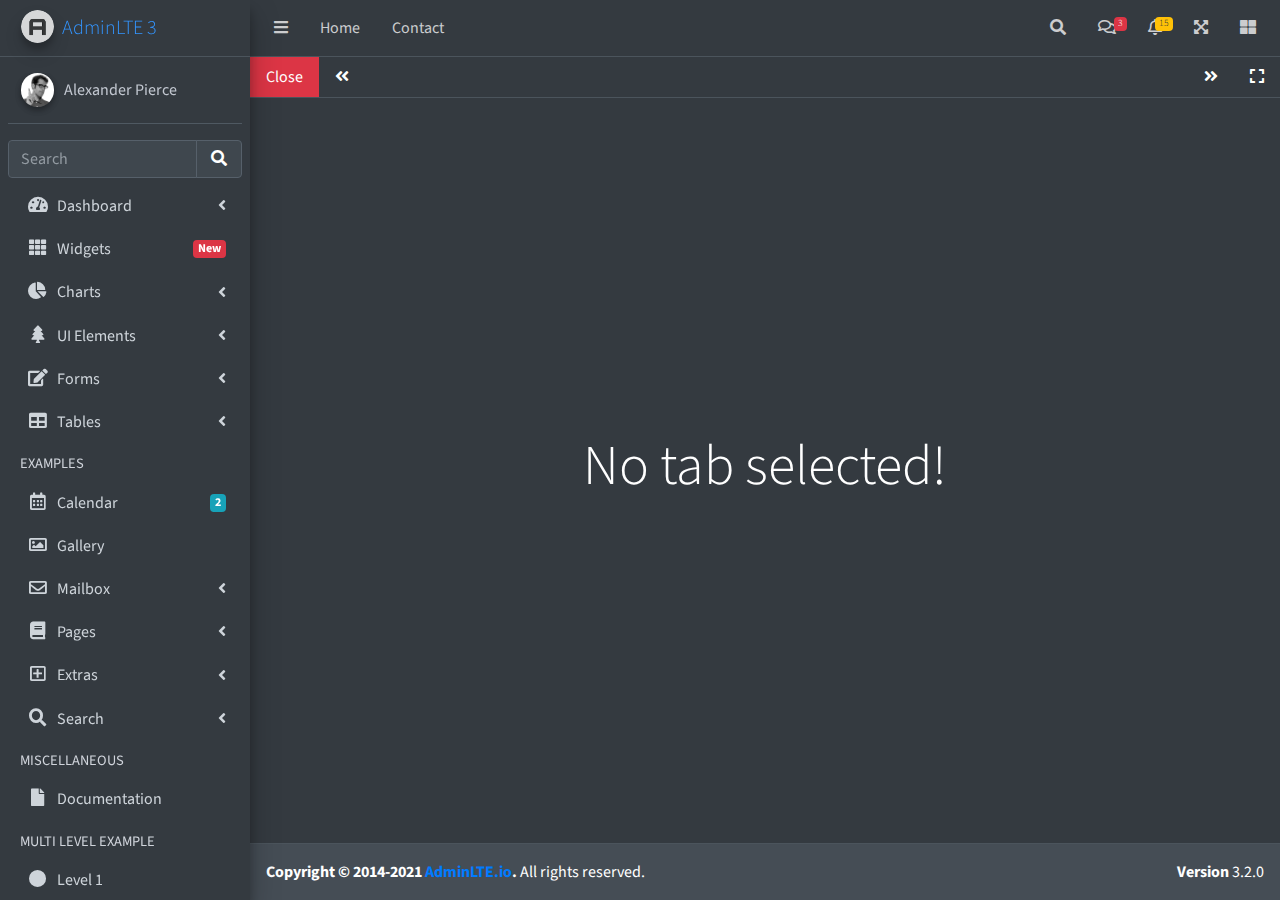
<file: resources/views/AdminLTE-3.2.0/iframe-dark.html>
<!DOCTYPE html>
<html lang="en">
<head>
  <meta charset="utf-8">
  <meta name="viewport" content="width=device-width, initial-scale=1">
  <title>AdminLTE 3 | Tabbed IFrames</title>

  <!-- Google Font: Source Sans Pro -->
  <link rel="stylesheet" href="https://fonts.googleapis.com/css?family=Source+Sans+Pro:300,400,400i,700&display=fallback">
  <!-- Font Awesome -->
  <link rel="stylesheet" href="plugins/fontawesome-free/css/all.min.css">
  <!-- Theme style -->
  <link rel="stylesheet" href="dist/css/adminlte.min.css">
  <!-- overlayScrollbars -->
  <link rel="stylesheet" href="plugins/overlayScrollbars/css/OverlayScrollbars.min.css">
</head>
<body class="hold-transition sidebar-mini layout-fixed dark-mode" data-panel-auto-height-mode="height">
<div class="wrapper">

  <!-- Navbar -->
  <nav class="main-header navbar navbar-expand navbar-dark">
    <!-- Left navbar links -->
    <ul class="navbar-nav">
      <li class="nav-item">
        <a class="nav-link" data-widget="pushmenu" href="#" role="button"><i class="fas fa-bars"></i></a>
      </li>
      <li class="nav-item d-none d-sm-inline-block">
        <a href="index3.html" class="nav-link">Home</a>
      </li>
      <li class="nav-item d-none d-sm-inline-block">
        <a href="#" class="nav-link">Contact</a>
      </li>
    </ul>

    <!-- Right navbar links -->
    <ul class="navbar-nav ml-auto">
      <!-- Navbar Search -->
      <li class="nav-item">
        <a class="nav-link" data-widget="navbar-search" href="#" role="button">
          <i class="fas fa-search"></i>
        </a>
        <div class="navbar-search-block">
          <form class="form-inline">
            <div class="input-group input-group-sm">
              <input class="form-control form-control-navbar" type="search" placeholder="Search" aria-label="Search">
              <div class="input-group-append">
                <button class="btn btn-navbar" type="submit">
                  <i class="fas fa-search"></i>
                </button>
                <button class="btn btn-navbar" type="button" data-widget="navbar-search">
                  <i class="fas fa-times"></i>
                </button>
              </div>
            </div>
          </form>
        </div>
      </li>

      <!-- Messages Dropdown Menu -->
      <li class="nav-item dropdown">
        <a class="nav-link" data-toggle="dropdown" href="#">
          <i class="far fa-comments"></i>
          <span class="badge badge-danger navbar-badge">3</span>
        </a>
        <div class="dropdown-menu dropdown-menu-lg dropdown-menu-right">
          <a href="#" class="dropdown-item">
            <!-- Message Start -->
            <div class="media">
              <img src="dist/img/user1-128x128.jpg" alt="User Avatar" class="img-size-50 mr-3 img-circle">
              <div class="media-body">
                <h3 class="dropdown-item-title">
                  Brad Diesel
                  <span class="float-right text-sm text-danger"><i class="fas fa-star"></i></span>
                </h3>
                <p class="text-sm">Call me whenever you can...</p>
                <p class="text-sm text-muted"><i class="far fa-clock mr-1"></i> 4 Hours Ago</p>
              </div>
            </div>
            <!-- Message End -->
          </a>
          <div class="dropdown-divider"></div>
          <a href="#" class="dropdown-item">
            <!-- Message Start -->
            <div class="media">
              <img src="dist/img/user8-128x128.jpg" alt="User Avatar" class="img-size-50 img-circle mr-3">
              <div class="media-body">
                <h3 class="dropdown-item-title">
                  John Pierce
                  <span class="float-right text-sm text-muted"><i class="fas fa-star"></i></span>
                </h3>
                <p class="text-sm">I got your message bro</p>
                <p class="text-sm text-muted"><i class="far fa-clock mr-1"></i> 4 Hours Ago</p>
              </div>
            </div>
            <!-- Message End -->
          </a>
          <div class="dropdown-divider"></div>
          <a href="#" class="dropdown-item">
            <!-- Message Start -->
            <div class="media">
              <img src="dist/img/user3-128x128.jpg" alt="User Avatar" class="img-size-50 img-circle mr-3">
              <div class="media-body">
                <h3 class="dropdown-item-title">
                  Nora Silvester
                  <span class="float-right text-sm text-warning"><i class="fas fa-star"></i></span>
                </h3>
                <p class="text-sm">The subject goes here</p>
                <p class="text-sm text-muted"><i class="far fa-clock mr-1"></i> 4 Hours Ago</p>
              </div>
            </div>
            <!-- Message End -->
          </a>
          <div class="dropdown-divider"></div>
          <a href="#" class="dropdown-item dropdown-footer">See All Messages</a>
        </div>
      </li>
      <!-- Notifications Dropdown Menu -->
      <li class="nav-item dropdown">
        <a class="nav-link" data-toggle="dropdown" href="#">
          <i class="far fa-bell"></i>
          <span class="badge badge-warning navbar-badge">15</span>
        </a>
        <div class="dropdown-menu dropdown-menu-lg dropdown-menu-right">
          <span class="dropdown-item dropdown-header">15 Notifications</span>
          <div class="dropdown-divider"></div>
          <a href="#" class="dropdown-item">
            <i class="fas fa-envelope mr-2"></i> 4 new messages
            <span class="float-right text-muted text-sm">3 mins</span>
          </a>
          <div class="dropdown-divider"></div>
          <a href="#" class="dropdown-item">
            <i class="fas fa-users mr-2"></i> 8 friend requests
            <span class="float-right text-muted text-sm">12 hours</span>
          </a>
          <div class="dropdown-divider"></div>
          <a href="#" class="dropdown-item">
            <i class="fas fa-file mr-2"></i> 3 new reports
            <span class="float-right text-muted text-sm">2 days</span>
          </a>
          <div class="dropdown-divider"></div>
          <a href="#" class="dropdown-item dropdown-footer">See All Notifications</a>
        </div>
      </li>
      <li class="nav-item">
        <a class="nav-link" data-widget="fullscreen" href="#" role="button">
          <i class="fas fa-expand-arrows-alt"></i>
        </a>
      </li>
      <li class="nav-item">
        <a class="nav-link" data-widget="control-sidebar" data-slide="true" href="#" role="button">
          <i class="fas fa-th-large"></i>
        </a>
      </li>
    </ul>
  </nav>
  <!-- /.navbar -->

  <!-- Main Sidebar Container -->
  <aside class="main-sidebar sidebar-dark-primary elevation-4">
    <!-- Brand Logo -->
    <a href="index3.html" class="brand-link">
      <img src="dist/img/AdminLTELogo.png" alt="AdminLTE Logo" class="brand-image img-circle elevation-3" style="opacity: .8">
      <span class="brand-text font-weight-light">AdminLTE 3</span>
    </a>

    <!-- Sidebar -->
    <div class="sidebar">
      <!-- Sidebar user panel (optional) -->
      <div class="user-panel mt-3 pb-3 mb-3 d-flex">
        <div class="image">
          <img src="dist/img/user2-160x160.jpg" class="img-circle elevation-2" alt="User Image">
        </div>
        <div class="info">
          <a href="#" class="d-block">Alexander Pierce</a>
        </div>
      </div>

      <!-- SidebarSearch Form -->
      <div class="form-inline">
        <div class="input-group" data-widget="sidebar-search">
          <input class="form-control form-control-sidebar" type="search" placeholder="Search" aria-label="Search">
          <div class="input-group-append">
            <button class="btn btn-sidebar">
              <i class="fas fa-search fa-fw"></i>
            </button>
          </div>
        </div>
      </div>

      <!-- Sidebar Menu -->
      <nav class="mt-2">
        <ul class="nav nav-pills nav-sidebar flex-column" data-widget="treeview" role="menu" data-accordion="false">
          <!-- Add icons to the links using the .nav-icon class
               with font-awesome or any other icon font library -->
          <li class="nav-item">
            <a href="#" class="nav-link">
              <i class="nav-icon fas fa-tachometer-alt"></i>
              <p>
                Dashboard
                <i class="right fas fa-angle-left"></i>
              </p>
            </a>
            <ul class="nav nav-treeview">
              <li class="nav-item">
                <a href="./index.html" class="nav-link">
                  <i class="far fa-circle nav-icon"></i>
                  <p>Dashboard v1</p>
                </a>
              </li>
              <li class="nav-item">
                <a href="./index2.html" class="nav-link">
                  <i class="far fa-circle nav-icon"></i>
                  <p>Dashboard v2</p>
                </a>
              </li>
              <li class="nav-item">
                <a href="./index3.html" class="nav-link">
                  <i class="far fa-circle nav-icon"></i>
                  <p>Dashboard v3</p>
                </a>
              </li>
            </ul>
          </li>
          <li class="nav-item">
            <a href="pages/widgets.html" class="nav-link">
              <i class="nav-icon fas fa-th"></i>
              <p>
                Widgets
                <span class="right badge badge-danger">New</span>
              </p>
            </a>
          </li>
          <li class="nav-item">
            <a href="#" class="nav-link">
              <i class="nav-icon fas fa-chart-pie"></i>
              <p>
                Charts
                <i class="right fas fa-angle-left"></i>
              </p>
            </a>
            <ul class="nav nav-treeview">
              <li class="nav-item">
                <a href="pages/charts/chartjs.html" class="nav-link">
                  <i class="far fa-circle nav-icon"></i>
                  <p>ChartJS</p>
                </a>
              </li>
              <li class="nav-item">
                <a href="pages/charts/flot.html" class="nav-link">
                  <i class="far fa-circle nav-icon"></i>
                  <p>Flot</p>
                </a>
              </li>
              <li class="nav-item">
                <a href="pages/charts/inline.html" class="nav-link">
                  <i class="far fa-circle nav-icon"></i>
                  <p>Inline</p>
                </a>
              </li>
            </ul>
          </li>
          <li class="nav-item">
            <a href="#" class="nav-link">
              <i class="nav-icon fas fa-tree"></i>
              <p>
                UI Elements
                <i class="fas fa-angle-left right"></i>
              </p>
            </a>
            <ul class="nav nav-treeview">
              <li class="nav-item">
                <a href="pages/UI/general.html" class="nav-link">
                  <i class="far fa-circle nav-icon"></i>
                  <p>General</p>
                </a>
              </li>
              <li class="nav-item">
                <a href="pages/UI/icons.html" class="nav-link">
                  <i class="far fa-circle nav-icon"></i>
                  <p>Icons</p>
                </a>
              </li>
              <li class="nav-item">
                <a href="pages/UI/buttons.html" class="nav-link">
                  <i class="far fa-circle nav-icon"></i>
                  <p>Buttons</p>
                </a>
              </li>
              <li class="nav-item">
                <a href="pages/UI/sliders.html" class="nav-link">
                  <i class="far fa-circle nav-icon"></i>
                  <p>Sliders</p>
                </a>
              </li>
              <li class="nav-item">
                <a href="pages/UI/modals.html" class="nav-link">
                  <i class="far fa-circle nav-icon"></i>
                  <p>Modals & Alerts</p>
                </a>
              </li>
              <li class="nav-item">
                <a href="pages/UI/navbar.html" class="nav-link">
                  <i class="far fa-circle nav-icon"></i>
                  <p>Navbar & Tabs</p>
                </a>
              </li>
              <li class="nav-item">
                <a href="pages/UI/timeline.html" class="nav-link">
                  <i class="far fa-circle nav-icon"></i>
                  <p>Timeline</p>
                </a>
              </li>
              <li class="nav-item">
                <a href="pages/UI/ribbons.html" class="nav-link">
                  <i class="far fa-circle nav-icon"></i>
                  <p>Ribbons</p>
                </a>
              </li>
            </ul>
          </li>
          <li class="nav-item">
            <a href="#" class="nav-link">
              <i class="nav-icon fas fa-edit"></i>
              <p>
                Forms
                <i class="fas fa-angle-left right"></i>
              </p>
            </a>
            <ul class="nav nav-treeview">
              <li class="nav-item">
                <a href="pages/forms/general.html" class="nav-link">
                  <i class="far fa-circle nav-icon"></i>
                  <p>General Elements</p>
                </a>
              </li>
              <li class="nav-item">
                <a href="pages/forms/advanced.html" class="nav-link">
                  <i class="far fa-circle nav-icon"></i>
                  <p>Advanced Elements</p>
                </a>
              </li>
              <li class="nav-item">
                <a href="pages/forms/editors.html" class="nav-link">
                  <i class="far fa-circle nav-icon"></i>
                  <p>Editors</p>
                </a>
              </li>
              <li class="nav-item">
                <a href="pages/forms/validation.html" class="nav-link">
                  <i class="far fa-circle nav-icon"></i>
                  <p>Validation</p>
                </a>
              </li>
            </ul>
          </li>
          <li class="nav-item">
            <a href="#" class="nav-link">
              <i class="nav-icon fas fa-table"></i>
              <p>
                Tables
                <i class="fas fa-angle-left right"></i>
              </p>
            </a>
            <ul class="nav nav-treeview">
              <li class="nav-item">
                <a href="pages/tables/simple.html" class="nav-link">
                  <i class="far fa-circle nav-icon"></i>
                  <p>Simple Tables</p>
                </a>
              </li>
              <li class="nav-item">
                <a href="pages/tables/data.html" class="nav-link">
                  <i class="far fa-circle nav-icon"></i>
                  <p>DataTables</p>
                </a>
              </li>
              <li class="nav-item">
                <a href="pages/tables/jsgrid.html" class="nav-link">
                  <i class="far fa-circle nav-icon"></i>
                  <p>jsGrid</p>
                </a>
              </li>
            </ul>
          </li>
          <li class="nav-header">EXAMPLES</li>
          <li class="nav-item">
            <a href="pages/calendar.html" class="nav-link">
              <i class="nav-icon far fa-calendar-alt"></i>
              <p>
                Calendar
                <span class="badge badge-info right">2</span>
              </p>
            </a>
          </li>
          <li class="nav-item">
            <a href="pages/gallery.html" class="nav-link">
              <i class="nav-icon far fa-image"></i>
              <p>
                Gallery
              </p>
            </a>
          </li>
          <li class="nav-item">
            <a href="#" class="nav-link">
              <i class="nav-icon far fa-envelope"></i>
              <p>
                Mailbox
                <i class="fas fa-angle-left right"></i>
              </p>
            </a>
            <ul class="nav nav-treeview">
              <li class="nav-item">
                <a href="pages/mailbox/mailbox.html" class="nav-link">
                  <i class="far fa-circle nav-icon"></i>
                  <p>Inbox</p>
                </a>
              </li>
              <li class="nav-item">
                <a href="pages/mailbox/compose.html" class="nav-link">
                  <i class="far fa-circle nav-icon"></i>
                  <p>Compose</p>
                </a>
              </li>
              <li class="nav-item">
                <a href="pages/mailbox/read-mail.html" class="nav-link">
                  <i class="far fa-circle nav-icon"></i>
                  <p>Read</p>
                </a>
              </li>
            </ul>
          </li>
          <li class="nav-item">
            <a href="#" class="nav-link">
              <i class="nav-icon fas fa-book"></i>
              <p>
                Pages
                <i class="fas fa-angle-left right"></i>
              </p>
            </a>
            <ul class="nav nav-treeview">
              <li class="nav-item">
                <a href="pages/examples/invoice.html" class="nav-link">
                  <i class="far fa-circle nav-icon"></i>
                  <p>Invoice</p>
                </a>
              </li>
              <li class="nav-item">
                <a href="pages/examples/profile.html" class="nav-link">
                  <i class="far fa-circle nav-icon"></i>
                  <p>Profile</p>
                </a>
              </li>
              <li class="nav-item">
                <a href="pages/examples/e-commerce.html" class="nav-link">
                  <i class="far fa-circle nav-icon"></i>
                  <p>E-commerce</p>
                </a>
              </li>
              <li class="nav-item">
                <a href="pages/examples/projects.html" class="nav-link">
                  <i class="far fa-circle nav-icon"></i>
                  <p>Projects</p>
                </a>
              </li>
              <li class="nav-item">
                <a href="pages/examples/project-add.html" class="nav-link">
                  <i class="far fa-circle nav-icon"></i>
                  <p>Project Add</p>
                </a>
              </li>
              <li class="nav-item">
                <a href="pages/examples/project-edit.html" class="nav-link">
                  <i class="far fa-circle nav-icon"></i>
                  <p>Project Edit</p>
                </a>
              </li>
              <li class="nav-item">
                <a href="pages/examples/project-detail.html" class="nav-link">
                  <i class="far fa-circle nav-icon"></i>
                  <p>Project Detail</p>
                </a>
              </li>
              <li class="nav-item">
                <a href="pages/examples/contacts.html" class="nav-link">
                  <i class="far fa-circle nav-icon"></i>
                  <p>Contacts</p>
                </a>
              </li>
              <li class="nav-item">
                <a href="pages/examples/faq.html" class="nav-link">
                  <i class="far fa-circle nav-icon"></i>
                  <p>FAQ</p>
                </a>
              </li>
              <li class="nav-item">
                <a href="pages/examples/contact-us.html" class="nav-link">
                  <i class="far fa-circle nav-icon"></i>
                  <p>Contact us</p>
                </a>
              </li>
            </ul>
          </li>
          <li class="nav-item">
            <a href="#" class="nav-link">
              <i class="nav-icon far fa-plus-square"></i>
              <p>
                Extras
                <i class="fas fa-angle-left right"></i>
              </p>
            </a>
            <ul class="nav nav-treeview">
              <li class="nav-item">
                <a href="#" class="nav-link">
                  <i class="far fa-circle nav-icon"></i>
                  <p>
                    Login & Register v1
                    <i class="fas fa-angle-left right"></i>
                  </p>
                </a>
                <ul class="nav nav-treeview">
                  <li class="nav-item">
                    <a href="pages/examples/login.html" class="nav-link">
                      <i class="far fa-circle nav-icon"></i>
                      <p>Login v1</p>
                    </a>
                  </li>
                  <li class="nav-item">
                    <a href="pages/examples/register.html" class="nav-link">
                      <i class="far fa-circle nav-icon"></i>
                      <p>Register v1</p>
                    </a>
                  </li>
                  <li class="nav-item">
                    <a href="pages/examples/forgot-password.html" class="nav-link">
                      <i class="far fa-circle nav-icon"></i>
                      <p>Forgot Password v1</p>
                    </a>
                  </li>
                  <li class="nav-item">
                    <a href="pages/examples/recover-password.html" class="nav-link">
                      <i class="far fa-circle nav-icon"></i>
                      <p>Recover Password v1</p>
                    </a>
                  </li>
                </ul>
              </li>
              <li class="nav-item">
                <a href="#" class="nav-link">
                  <i class="far fa-circle nav-icon"></i>
                  <p>
                    Login & Register v2
                    <i class="fas fa-angle-left right"></i>
                  </p>
                </a>
                <ul class="nav nav-treeview">
                  <li class="nav-item">
                    <a href="pages/examples/login-v2.html" class="nav-link">
                      <i class="far fa-circle nav-icon"></i>
                      <p>Login v2</p>
                    </a>
                  </li>
                  <li class="nav-item">
                    <a href="pages/examples/register-v2.html" class="nav-link">
                      <i class="far fa-circle nav-icon"></i>
                      <p>Register v2</p>
                    </a>
                  </li>
                  <li class="nav-item">
                    <a href="pages/examples/forgot-password-v2.html" class="nav-link">
                      <i class="far fa-circle nav-icon"></i>
                      <p>Forgot Password v2</p>
                    </a>
                  </li>
                  <li class="nav-item">
                    <a href="pages/examples/recover-password-v2.html" class="nav-link">
                      <i class="far fa-circle nav-icon"></i>
                      <p>Recover Password v2</p>
                    </a>
                  </li>
                </ul>
              </li>
              <li class="nav-item">
                <a href="pages/examples/lockscreen.html" class="nav-link">
                  <i class="far fa-circle nav-icon"></i>
                  <p>Lockscreen</p>
                </a>
              </li>
              <li class="nav-item">
                <a href="pages/examples/legacy-user-menu.html" class="nav-link">
                  <i class="far fa-circle nav-icon"></i>
                  <p>Legacy User Menu</p>
                </a>
              </li>
              <li class="nav-item">
                <a href="pages/examples/language-menu.html" class="nav-link">
                  <i class="far fa-circle nav-icon"></i>
                  <p>Language Menu</p>
                </a>
              </li>
              <li class="nav-item">
                <a href="pages/examples/404.html" class="nav-link">
                  <i class="far fa-circle nav-icon"></i>
                  <p>Error 404</p>
                </a>
              </li>
              <li class="nav-item">
                <a href="pages/examples/500.html" class="nav-link">
                  <i class="far fa-circle nav-icon"></i>
                  <p>Error 500</p>
                </a>
              </li>
              <li class="nav-item">
                <a href="pages/examples/pace.html" class="nav-link">
                  <i class="far fa-circle nav-icon"></i>
                  <p>Pace</p>
                </a>
              </li>
              <li class="nav-item">
                <a href="pages/examples/blank.html" class="nav-link">
                  <i class="far fa-circle nav-icon"></i>
                  <p>Blank Page</p>
                </a>
              </li>
              <li class="nav-item">
                <a href="starter.html" class="nav-link">
                  <i class="far fa-circle nav-icon"></i>
                  <p>Starter Page</p>
                </a>
              </li>
            </ul>
          </li>
          <li class="nav-item">
            <a href="#" class="nav-link">
              <i class="nav-icon fas fa-search"></i>
              <p>
                Search
                <i class="fas fa-angle-left right"></i>
              </p>
            </a>
            <ul class="nav nav-treeview">
              <li class="nav-item">
                <a href="pages/search/simple.html" class="nav-link">
                  <i class="far fa-circle nav-icon"></i>
                  <p>Simple Search</p>
                </a>
              </li>
              <li class="nav-item">
                <a href="pages/search/enhanced.html" class="nav-link">
                  <i class="far fa-circle nav-icon"></i>
                  <p>Enhanced</p>
                </a>
              </li>
            </ul>
          </li>
          <li class="nav-header">MISCELLANEOUS</li>
          <li class="nav-item">
            <a href="https://adminlte.io/docs/3.1/" class="nav-link">
              <i class="nav-icon fas fa-file"></i>
              <p>Documentation</p>
            </a>
          </li>
          <li class="nav-header">MULTI LEVEL EXAMPLE</li>
          <li class="nav-item">
            <a href="#" class="nav-link">
              <i class="fas fa-circle nav-icon"></i>
              <p>Level 1</p>
            </a>
          </li>
          <li class="nav-item">
            <a href="#" class="nav-link">
              <i class="nav-icon fas fa-circle"></i>
              <p>
                Level 1
                <i class="right fas fa-angle-left"></i>
              </p>
            </a>
            <ul class="nav nav-treeview">
              <li class="nav-item">
                <a href="#" class="nav-link">
                  <i class="far fa-circle nav-icon"></i>
                  <p>Level 2</p>
                </a>
              </li>
              <li class="nav-item">
                <a href="#" class="nav-link">
                  <i class="far fa-circle nav-icon"></i>
                  <p>
                    Level 2
                    <i class="right fas fa-angle-left"></i>
                  </p>
                </a>
                <ul class="nav nav-treeview">
                  <li class="nav-item">
                    <a href="#" class="nav-link">
                      <i class="far fa-dot-circle nav-icon"></i>
                      <p>Level 3</p>
                    </a>
                  </li>
                  <li class="nav-item">
                    <a href="#" class="nav-link">
                      <i class="far fa-dot-circle nav-icon"></i>
                      <p>Level 3</p>
                    </a>
                  </li>
                  <li class="nav-item">
                    <a href="#" class="nav-link">
                      <i class="far fa-dot-circle nav-icon"></i>
                      <p>Level 3</p>
                    </a>
                  </li>
                </ul>
              </li>
              <li class="nav-item">
                <a href="#" class="nav-link">
                  <i class="far fa-circle nav-icon"></i>
                  <p>Level 2</p>
                </a>
              </li>
            </ul>
          </li>
          <li class="nav-item">
            <a href="#" class="nav-link">
              <i class="fas fa-circle nav-icon"></i>
              <p>Level 1</p>
            </a>
          </li>
          <li class="nav-header">LABELS</li>
          <li class="nav-item">
            <a href="#" class="nav-link">
              <i class="nav-icon far fa-circle text-danger"></i>
              <p class="text">Important</p>
            </a>
          </li>
          <li class="nav-item">
            <a href="#" class="nav-link">
              <i class="nav-icon far fa-circle text-warning"></i>
              <p>Warning</p>
            </a>
          </li>
          <li class="nav-item">
            <a href="#" class="nav-link">
              <i class="nav-icon far fa-circle text-info"></i>
              <p>Informational</p>
            </a>
          </li>
        </ul>
      </nav>
      <!-- /.sidebar-menu -->
    </div>
    <!-- /.sidebar -->
  </aside>

  <!-- Content Wrapper. Contains page content -->
  <div class="content-wrapper iframe-mode bg-dark" data-widget="iframe" data-auto-dark-mode="true" data-loading-screen="750">
    <div class="nav navbar navbar-expand-lg navbar-dark border-bottom border-dark p-0">
      <a class="nav-link bg-danger" href="#" data-widget="iframe-close">Close</a>
      <a class="nav-link bg-dark" href="#" data-widget="iframe-scrollleft"><i class="fas fa-angle-double-left"></i></a>
      <ul class="navbar-nav" role="tablist">
      </ul>
      <a class="nav-link bg-dark" href="#" data-widget="iframe-scrollright"><i class="fas fa-angle-double-right"></i></a>
      <a class="nav-link bg-dark" href="#" data-widget="iframe-fullscreen"><i class="fas fa-expand"></i></a>
    </div>
    <div class="tab-content">
      <div class="tab-empty">
        <h2 class="display-4">No tab selected!</h2>
      </div>
      <div class="tab-loading">
        <div>
          <h2 class="display-4">Tab is loading <i class="fa fa-sync fa-spin"></i></h2>
        </div>
      </div>
    </div>
  </div>
    <!-- /.content-wrapper -->
  <footer class="main-footer dark-mode">
    <strong>Copyright &copy; 2014-2021 <a href="https://adminlte.io">AdminLTE.io</a>.</strong>
    All rights reserved.
    <div class="float-right d-none d-sm-inline-block">
      <b>Version</b> 3.2.0
    </div>
  </footer>

  <!-- Control Sidebar -->
  <aside class="control-sidebar control-sidebar-dark">
    <!-- Control sidebar content goes here -->
  </aside>
  <!-- /.control-sidebar -->
</div>
<!-- ./wrapper -->

<!-- jQuery -->
<script src="plugins/jquery/jquery.min.js"></script>
<!-- jQuery UI 1.11.4 -->
<script src="plugins/jquery-ui/jquery-ui.min.js"></script>
<!-- Resolve conflict in jQuery UI tooltip with Bootstrap tooltip -->
<script>
  $.widget.bridge('uibutton', $.ui.button)
</script>
<!-- Bootstrap 4 -->
<script src="plugins/bootstrap/js/bootstrap.bundle.min.js"></script>
<!-- overlayScrollbars -->
<script src="plugins/overlayScrollbars/js/jquery.overlayScrollbars.min.js"></script>
<!-- AdminLTE App -->
<script src="dist/js/adminlte.js"></script>
<!-- AdminLTE for demo purposes -->
<script src="dist/js/demo.js"></script>
</body>
</html>
</file>
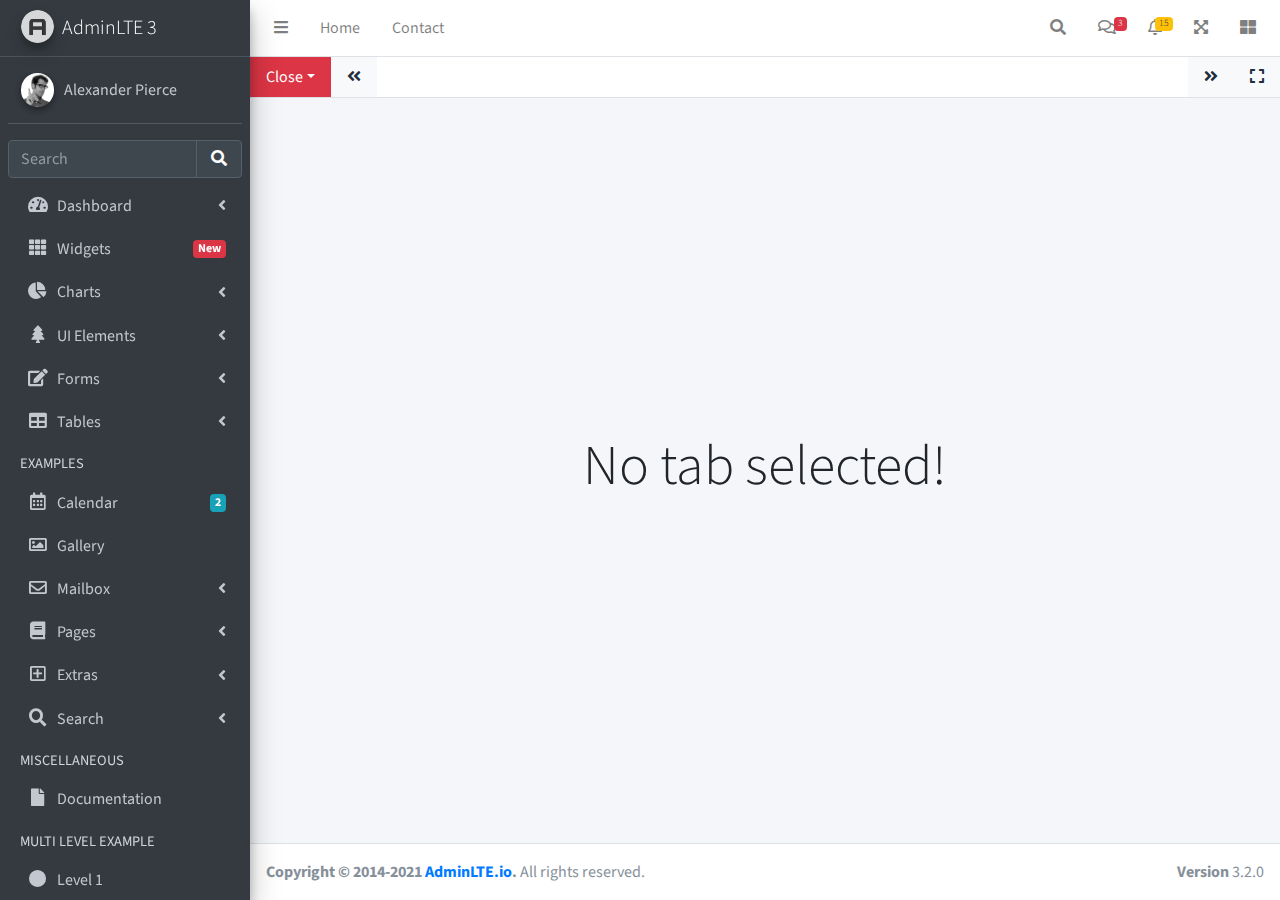
<file: resources/views/AdminLTE-3.2.0/iframe.html>
<!DOCTYPE html>
<html lang="en">
<head>
  <meta charset="utf-8">
  <meta name="viewport" content="width=device-width, initial-scale=1">
  <title>AdminLTE 3 | Tabbed IFrames</title>

  <!-- Google Font: Source Sans Pro -->
  <link rel="stylesheet" href="https://fonts.googleapis.com/css?family=Source+Sans+Pro:300,400,400i,700&display=fallback">
  <!-- Font Awesome -->
  <link rel="stylesheet" href="plugins/fontawesome-free/css/all.min.css">
  <!-- Theme style -->
  <link rel="stylesheet" href="dist/css/adminlte.min.css">
  <!-- overlayScrollbars -->
  <link rel="stylesheet" href="plugins/overlayScrollbars/css/OverlayScrollbars.min.css">
</head>
<body class="hold-transition sidebar-mini layout-fixed" data-panel-auto-height-mode="height">
<div class="wrapper">

  <!-- Navbar -->
  <nav class="main-header navbar navbar-expand navbar-white navbar-light">
    <!-- Left navbar links -->
    <ul class="navbar-nav">
      <li class="nav-item">
        <a class="nav-link" data-widget="pushmenu" href="#" role="button"><i class="fas fa-bars"></i></a>
      </li>
      <li class="nav-item d-none d-sm-inline-block">
        <a href="index3.html" class="nav-link">Home</a>
      </li>
      <li class="nav-item d-none d-sm-inline-block">
        <a href="#" class="nav-link">Contact</a>
      </li>
    </ul>

    <!-- Right navbar links -->
    <ul class="navbar-nav ml-auto">
      <!-- Navbar Search -->
      <li class="nav-item">
        <a class="nav-link" data-widget="navbar-search" href="#" role="button">
          <i class="fas fa-search"></i>
        </a>
        <div class="navbar-search-block">
          <form class="form-inline">
            <div class="input-group input-group-sm">
              <input class="form-control form-control-navbar" type="search" placeholder="Search" aria-label="Search">
              <div class="input-group-append">
                <button class="btn btn-navbar" type="submit">
                  <i class="fas fa-search"></i>
                </button>
                <button class="btn btn-navbar" type="button" data-widget="navbar-search">
                  <i class="fas fa-times"></i>
                </button>
              </div>
            </div>
          </form>
        </div>
      </li>

      <!-- Messages Dropdown Menu -->
      <li class="nav-item dropdown">
        <a class="nav-link" data-toggle="dropdown" href="#">
          <i class="far fa-comments"></i>
          <span class="badge badge-danger navbar-badge">3</span>
        </a>
        <div class="dropdown-menu dropdown-menu-lg dropdown-menu-right">
          <a href="#" class="dropdown-item">
            <!-- Message Start -->
            <div class="media">
              <img src="dist/img/user1-128x128.jpg" alt="User Avatar" class="img-size-50 mr-3 img-circle">
              <div class="media-body">
                <h3 class="dropdown-item-title">
                  Brad Diesel
                  <span class="float-right text-sm text-danger"><i class="fas fa-star"></i></span>
                </h3>
                <p class="text-sm">Call me whenever you can...</p>
                <p class="text-sm text-muted"><i class="far fa-clock mr-1"></i> 4 Hours Ago</p>
              </div>
            </div>
            <!-- Message End -->
          </a>
          <div class="dropdown-divider"></div>
          <a href="#" class="dropdown-item">
            <!-- Message Start -->
            <div class="media">
              <img src="dist/img/user8-128x128.jpg" alt="User Avatar" class="img-size-50 img-circle mr-3">
              <div class="media-body">
                <h3 class="dropdown-item-title">
                  John Pierce
                  <span class="float-right text-sm text-muted"><i class="fas fa-star"></i></span>
                </h3>
                <p class="text-sm">I got your message bro</p>
                <p class="text-sm text-muted"><i class="far fa-clock mr-1"></i> 4 Hours Ago</p>
              </div>
            </div>
            <!-- Message End -->
          </a>
          <div class="dropdown-divider"></div>
          <a href="#" class="dropdown-item">
            <!-- Message Start -->
            <div class="media">
              <img src="dist/img/user3-128x128.jpg" alt="User Avatar" class="img-size-50 img-circle mr-3">
              <div class="media-body">
                <h3 class="dropdown-item-title">
                  Nora Silvester
                  <span class="float-right text-sm text-warning"><i class="fas fa-star"></i></span>
                </h3>
                <p class="text-sm">The subject goes here</p>
                <p class="text-sm text-muted"><i class="far fa-clock mr-1"></i> 4 Hours Ago</p>
              </div>
            </div>
            <!-- Message End -->
          </a>
          <div class="dropdown-divider"></div>
          <a href="#" class="dropdown-item dropdown-footer">See All Messages</a>
        </div>
      </li>
      <!-- Notifications Dropdown Menu -->
      <li class="nav-item dropdown">
        <a class="nav-link" data-toggle="dropdown" href="#">
          <i class="far fa-bell"></i>
          <span class="badge badge-warning navbar-badge">15</span>
        </a>
        <div class="dropdown-menu dropdown-menu-lg dropdown-menu-right">
          <span class="dropdown-item dropdown-header">15 Notifications</span>
          <div class="dropdown-divider"></div>
          <a href="#" class="dropdown-item">
            <i class="fas fa-envelope mr-2"></i> 4 new messages
            <span class="float-right text-muted text-sm">3 mins</span>
          </a>
          <div class="dropdown-divider"></div>
          <a href="#" class="dropdown-item">
            <i class="fas fa-users mr-2"></i> 8 friend requests
            <span class="float-right text-muted text-sm">12 hours</span>
          </a>
          <div class="dropdown-divider"></div>
          <a href="#" class="dropdown-item">
            <i class="fas fa-file mr-2"></i> 3 new reports
            <span class="float-right text-muted text-sm">2 days</span>
          </a>
          <div class="dropdown-divider"></div>
          <a href="#" class="dropdown-item dropdown-footer">See All Notifications</a>
        </div>
      </li>
      <li class="nav-item">
        <a class="nav-link" data-widget="fullscreen" href="#" role="button">
          <i class="fas fa-expand-arrows-alt"></i>
        </a>
      </li>
      <li class="nav-item">
        <a class="nav-link" data-widget="control-sidebar" data-slide="true" href="#" role="button">
          <i class="fas fa-th-large"></i>
        </a>
      </li>
    </ul>
  </nav>
  <!-- /.navbar -->

  <!-- Main Sidebar Container -->
  <aside class="main-sidebar sidebar-dark-primary elevation-4">
    <!-- Brand Logo -->
    <a href="index3.html" class="brand-link">
      <img src="dist/img/AdminLTELogo.png" alt="AdminLTE Logo" class="brand-image img-circle elevation-3" style="opacity: .8">
      <span class="brand-text font-weight-light">AdminLTE 3</span>
    </a>

    <!-- Sidebar -->
    <div class="sidebar">
      <!-- Sidebar user panel (optional) -->
      <div class="user-panel mt-3 pb-3 mb-3 d-flex">
        <div class="image">
          <img src="dist/img/user2-160x160.jpg" class="img-circle elevation-2" alt="User Image">
        </div>
        <div class="info">
          <a href="#" class="d-block">Alexander Pierce</a>
        </div>
      </div>

      <!-- SidebarSearch Form -->
      <div class="form-inline">
        <div class="input-group" data-widget="sidebar-search">
          <input class="form-control form-control-sidebar" type="search" placeholder="Search" aria-label="Search">
          <div class="input-group-append">
            <button class="btn btn-sidebar">
              <i class="fas fa-search fa-fw"></i>
            </button>
          </div>
        </div>
      </div>

      <!-- Sidebar Menu -->
      <nav class="mt-2">
        <ul class="nav nav-pills nav-sidebar flex-column" data-widget="treeview" role="menu" data-accordion="false">
          <!-- Add icons to the links using the .nav-icon class
               with font-awesome or any other icon font library -->
          <li class="nav-item">
            <a href="#" class="nav-link">
              <i class="nav-icon fas fa-tachometer-alt"></i>
              <p>
                Dashboard
                <i class="right fas fa-angle-left"></i>
              </p>
            </a>
            <ul class="nav nav-treeview">
              <li class="nav-item">
                <a href="./index.html" class="nav-link">
                  <i class="far fa-circle nav-icon"></i>
                  <p>Dashboard v1</p>
                </a>
              </li>
              <li class="nav-item">
                <a href="./index2.html" class="nav-link">
                  <i class="far fa-circle nav-icon"></i>
                  <p>Dashboard v2</p>
                </a>
              </li>
              <li class="nav-item">
                <a href="./index3.html" class="nav-link">
                  <i class="far fa-circle nav-icon"></i>
                  <p>Dashboard v3</p>
                </a>
              </li>
            </ul>
          </li>
          <li class="nav-item">
            <a href="pages/widgets.html" class="nav-link">
              <i class="nav-icon fas fa-th"></i>
              <p>
                Widgets
                <span class="right badge badge-danger">New</span>
              </p>
            </a>
          </li>
          <li class="nav-item">
            <a href="#" class="nav-link">
              <i class="nav-icon fas fa-chart-pie"></i>
              <p>
                Charts
                <i class="right fas fa-angle-left"></i>
              </p>
            </a>
            <ul class="nav nav-treeview">
              <li class="nav-item">
                <a href="pages/charts/chartjs.html" class="nav-link">
                  <i class="far fa-circle nav-icon"></i>
                  <p>ChartJS</p>
                </a>
              </li>
              <li class="nav-item">
                <a href="pages/charts/flot.html" class="nav-link">
                  <i class="far fa-circle nav-icon"></i>
                  <p>Flot</p>
                </a>
              </li>
              <li class="nav-item">
                <a href="pages/charts/inline.html" class="nav-link">
                  <i class="far fa-circle nav-icon"></i>
                  <p>Inline</p>
                </a>
              </li>
            </ul>
          </li>
          <li class="nav-item">
            <a href="#" class="nav-link">
              <i class="nav-icon fas fa-tree"></i>
              <p>
                UI Elements
                <i class="fas fa-angle-left right"></i>
              </p>
            </a>
            <ul class="nav nav-treeview">
              <li class="nav-item">
                <a href="pages/UI/general.html" class="nav-link">
                  <i class="far fa-circle nav-icon"></i>
                  <p>General</p>
                </a>
              </li>
              <li class="nav-item">
                <a href="pages/UI/icons.html" class="nav-link">
                  <i class="far fa-circle nav-icon"></i>
                  <p>Icons</p>
                </a>
              </li>
              <li class="nav-item">
                <a href="pages/UI/buttons.html" class="nav-link">
                  <i class="far fa-circle nav-icon"></i>
                  <p>Buttons</p>
                </a>
              </li>
              <li class="nav-item">
                <a href="pages/UI/sliders.html" class="nav-link">
                  <i class="far fa-circle nav-icon"></i>
                  <p>Sliders</p>
                </a>
              </li>
              <li class="nav-item">
                <a href="pages/UI/modals.html" class="nav-link">
                  <i class="far fa-circle nav-icon"></i>
                  <p>Modals & Alerts</p>
                </a>
              </li>
              <li class="nav-item">
                <a href="pages/UI/navbar.html" class="nav-link">
                  <i class="far fa-circle nav-icon"></i>
                  <p>Navbar & Tabs</p>
                </a>
              </li>
              <li class="nav-item">
                <a href="pages/UI/timeline.html" class="nav-link">
                  <i class="far fa-circle nav-icon"></i>
                  <p>Timeline</p>
                </a>
              </li>
              <li class="nav-item">
                <a href="pages/UI/ribbons.html" class="nav-link">
                  <i class="far fa-circle nav-icon"></i>
                  <p>Ribbons</p>
                </a>
              </li>
            </ul>
          </li>
          <li class="nav-item">
            <a href="#" class="nav-link">
              <i class="nav-icon fas fa-edit"></i>
              <p>
                Forms
                <i class="fas fa-angle-left right"></i>
              </p>
            </a>
            <ul class="nav nav-treeview">
              <li class="nav-item">
                <a href="pages/forms/general.html" class="nav-link">
                  <i class="far fa-circle nav-icon"></i>
                  <p>General Elements</p>
                </a>
              </li>
              <li class="nav-item">
                <a href="pages/forms/advanced.html" class="nav-link">
                  <i class="far fa-circle nav-icon"></i>
                  <p>Advanced Elements</p>
                </a>
              </li>
              <li class="nav-item">
                <a href="pages/forms/editors.html" class="nav-link">
                  <i class="far fa-circle nav-icon"></i>
                  <p>Editors</p>
                </a>
              </li>
              <li class="nav-item">
                <a href="pages/forms/validation.html" class="nav-link">
                  <i class="far fa-circle nav-icon"></i>
                  <p>Validation</p>
                </a>
              </li>
            </ul>
          </li>
          <li class="nav-item">
            <a href="#" class="nav-link">
              <i class="nav-icon fas fa-table"></i>
              <p>
                Tables
                <i class="fas fa-angle-left right"></i>
              </p>
            </a>
            <ul class="nav nav-treeview">
              <li class="nav-item">
                <a href="pages/tables/simple.html" class="nav-link">
                  <i class="far fa-circle nav-icon"></i>
                  <p>Simple Tables</p>
                </a>
              </li>
              <li class="nav-item">
                <a href="pages/tables/data.html" class="nav-link">
                  <i class="far fa-circle nav-icon"></i>
                  <p>DataTables</p>
                </a>
              </li>
              <li class="nav-item">
                <a href="pages/tables/jsgrid.html" class="nav-link">
                  <i class="far fa-circle nav-icon"></i>
                  <p>jsGrid</p>
                </a>
              </li>
            </ul>
          </li>
          <li class="nav-header">EXAMPLES</li>
          <li class="nav-item">
            <a href="pages/calendar.html" class="nav-link">
              <i class="nav-icon far fa-calendar-alt"></i>
              <p>
                Calendar
                <span class="badge badge-info right">2</span>
              </p>
            </a>
          </li>
          <li class="nav-item">
            <a href="pages/gallery.html" class="nav-link">
              <i class="nav-icon far fa-image"></i>
              <p>
                Gallery
              </p>
            </a>
          </li>
          <li class="nav-item">
            <a href="#" class="nav-link">
              <i class="nav-icon far fa-envelope"></i>
              <p>
                Mailbox
                <i class="fas fa-angle-left right"></i>
              </p>
            </a>
            <ul class="nav nav-treeview">
              <li class="nav-item">
                <a href="pages/mailbox/mailbox.html" class="nav-link">
                  <i class="far fa-circle nav-icon"></i>
                  <p>Inbox</p>
                </a>
              </li>
              <li class="nav-item">
                <a href="pages/mailbox/compose.html" class="nav-link">
                  <i class="far fa-circle nav-icon"></i>
                  <p>Compose</p>
                </a>
              </li>
              <li class="nav-item">
                <a href="pages/mailbox/read-mail.html" class="nav-link">
                  <i class="far fa-circle nav-icon"></i>
                  <p>Read</p>
                </a>
              </li>
            </ul>
          </li>
          <li class="nav-item">
            <a href="#" class="nav-link">
              <i class="nav-icon fas fa-book"></i>
              <p>
                Pages
                <i class="fas fa-angle-left right"></i>
              </p>
            </a>
            <ul class="nav nav-treeview">
              <li class="nav-item">
                <a href="pages/examples/invoice.html" class="nav-link">
                  <i class="far fa-circle nav-icon"></i>
                  <p>Invoice</p>
                </a>
              </li>
              <li class="nav-item">
                <a href="pages/examples/profile.html" class="nav-link">
                  <i class="far fa-circle nav-icon"></i>
                  <p>Profile</p>
                </a>
              </li>
              <li class="nav-item">
                <a href="pages/examples/e-commerce.html" class="nav-link">
                  <i class="far fa-circle nav-icon"></i>
                  <p>E-commerce</p>
                </a>
              </li>
              <li class="nav-item">
                <a href="pages/examples/projects.html" class="nav-link">
                  <i class="far fa-circle nav-icon"></i>
                  <p>Projects</p>
                </a>
              </li>
              <li class="nav-item">
                <a href="pages/examples/project-add.html" class="nav-link">
                  <i class="far fa-circle nav-icon"></i>
                  <p>Project Add</p>
                </a>
              </li>
              <li class="nav-item">
                <a href="pages/examples/project-edit.html" class="nav-link">
                  <i class="far fa-circle nav-icon"></i>
                  <p>Project Edit</p>
                </a>
              </li>
              <li class="nav-item">
                <a href="pages/examples/project-detail.html" class="nav-link">
                  <i class="far fa-circle nav-icon"></i>
                  <p>Project Detail</p>
                </a>
              </li>
              <li class="nav-item">
                <a href="pages/examples/contacts.html" class="nav-link">
                  <i class="far fa-circle nav-icon"></i>
                  <p>Contacts</p>
                </a>
              </li>
              <li class="nav-item">
                <a href="pages/examples/faq.html" class="nav-link">
                  <i class="far fa-circle nav-icon"></i>
                  <p>FAQ</p>
                </a>
              </li>
              <li class="nav-item">
                <a href="pages/examples/contact-us.html" class="nav-link">
                  <i class="far fa-circle nav-icon"></i>
                  <p>Contact us</p>
                </a>
              </li>
            </ul>
          </li>
          <li class="nav-item">
            <a href="#" class="nav-link">
              <i class="nav-icon far fa-plus-square"></i>
              <p>
                Extras
                <i class="fas fa-angle-left right"></i>
              </p>
            </a>
            <ul class="nav nav-treeview">
              <li class="nav-item">
                <a href="#" class="nav-link">
                  <i class="far fa-circle nav-icon"></i>
                  <p>
                    Login & Register v1
                    <i class="fas fa-angle-left right"></i>
                  </p>
                </a>
                <ul class="nav nav-treeview">
                  <li class="nav-item">
                    <a href="pages/examples/login.html" class="nav-link">
                      <i class="far fa-circle nav-icon"></i>
                      <p>Login v1</p>
                    </a>
                  </li>
                  <li class="nav-item">
                    <a href="pages/examples/register.html" class="nav-link">
                      <i class="far fa-circle nav-icon"></i>
                      <p>Register v1</p>
                    </a>
                  </li>
                  <li class="nav-item">
                    <a href="pages/examples/forgot-password.html" class="nav-link">
                      <i class="far fa-circle nav-icon"></i>
                      <p>Forgot Password v1</p>
                    </a>
                  </li>
                  <li class="nav-item">
                    <a href="pages/examples/recover-password.html" class="nav-link">
                      <i class="far fa-circle nav-icon"></i>
                      <p>Recover Password v1</p>
                    </a>
                  </li>
                </ul>
              </li>
              <li class="nav-item">
                <a href="#" class="nav-link">
                  <i class="far fa-circle nav-icon"></i>
                  <p>
                    Login & Register v2
                    <i class="fas fa-angle-left right"></i>
                  </p>
                </a>
                <ul class="nav nav-treeview">
                  <li class="nav-item">
                    <a href="pages/examples/login-v2.html" class="nav-link">
                      <i class="far fa-circle nav-icon"></i>
                      <p>Login v2</p>
                    </a>
                  </li>
                  <li class="nav-item">
                    <a href="pages/examples/register-v2.html" class="nav-link">
                      <i class="far fa-circle nav-icon"></i>
                      <p>Register v2</p>
                    </a>
                  </li>
                  <li class="nav-item">
                    <a href="pages/examples/forgot-password-v2.html" class="nav-link">
                      <i class="far fa-circle nav-icon"></i>
                      <p>Forgot Password v2</p>
                    </a>
                  </li>
                  <li class="nav-item">
                    <a href="pages/examples/recover-password-v2.html" class="nav-link">
                      <i class="far fa-circle nav-icon"></i>
                      <p>Recover Password v2</p>
                    </a>
                  </li>
                </ul>
              </li>
              <li class="nav-item">
                <a href="pages/examples/lockscreen.html" class="nav-link">
                  <i class="far fa-circle nav-icon"></i>
                  <p>Lockscreen</p>
                </a>
              </li>
              <li class="nav-item">
                <a href="pages/examples/legacy-user-menu.html" class="nav-link">
                  <i class="far fa-circle nav-icon"></i>
                  <p>Legacy User Menu</p>
                </a>
              </li>
              <li class="nav-item">
                <a href="pages/examples/language-menu.html" class="nav-link">
                  <i class="far fa-circle nav-icon"></i>
                  <p>Language Menu</p>
                </a>
              </li>
              <li class="nav-item">
                <a href="pages/examples/404.html" class="nav-link">
                  <i class="far fa-circle nav-icon"></i>
                  <p>Error 404</p>
                </a>
              </li>
              <li class="nav-item">
                <a href="pages/examples/500.html" class="nav-link">
                  <i class="far fa-circle nav-icon"></i>
                  <p>Error 500</p>
                </a>
              </li>
              <li class="nav-item">
                <a href="pages/examples/pace.html" class="nav-link">
                  <i class="far fa-circle nav-icon"></i>
                  <p>Pace</p>
                </a>
              </li>
              <li class="nav-item">
                <a href="pages/examples/blank.html" class="nav-link">
                  <i class="far fa-circle nav-icon"></i>
                  <p>Blank Page</p>
                </a>
              </li>
              <li class="nav-item">
                <a href="starter.html" class="nav-link">
                  <i class="far fa-circle nav-icon"></i>
                  <p>Starter Page</p>
                </a>
              </li>
            </ul>
          </li>
          <li class="nav-item">
            <a href="#" class="nav-link">
              <i class="nav-icon fas fa-search"></i>
              <p>
                Search
                <i class="fas fa-angle-left right"></i>
              </p>
            </a>
            <ul class="nav nav-treeview">
              <li class="nav-item">
                <a href="pages/search/simple.html" class="nav-link">
                  <i class="far fa-circle nav-icon"></i>
                  <p>Simple Search</p>
                </a>
              </li>
              <li class="nav-item">
                <a href="pages/search/enhanced.html" class="nav-link">
                  <i class="far fa-circle nav-icon"></i>
                  <p>Enhanced</p>
                </a>
              </li>
            </ul>
          </li>
          <li class="nav-header">MISCELLANEOUS</li>
          <li class="nav-item">
            <a href="https://adminlte.io/docs/3.1/" class="nav-link">
              <i class="nav-icon fas fa-file"></i>
              <p>Documentation</p>
            </a>
          </li>
          <li class="nav-header">MULTI LEVEL EXAMPLE</li>
          <li class="nav-item">
            <a href="#" class="nav-link">
              <i class="fas fa-circle nav-icon"></i>
              <p>Level 1</p>
            </a>
          </li>
          <li class="nav-item">
            <a href="#" class="nav-link">
              <i class="nav-icon fas fa-circle"></i>
              <p>
                Level 1
                <i class="right fas fa-angle-left"></i>
              </p>
            </a>
            <ul class="nav nav-treeview">
              <li class="nav-item">
                <a href="#" class="nav-link">
                  <i class="far fa-circle nav-icon"></i>
                  <p>Level 2</p>
                </a>
              </li>
              <li class="nav-item">
                <a href="#" class="nav-link">
                  <i class="far fa-circle nav-icon"></i>
                  <p>
                    Level 2
                    <i class="right fas fa-angle-left"></i>
                  </p>
                </a>
                <ul class="nav nav-treeview">
                  <li class="nav-item">
                    <a href="#" class="nav-link">
                      <i class="far fa-dot-circle nav-icon"></i>
                      <p>Level 3</p>
                    </a>
                  </li>
                  <li class="nav-item">
                    <a href="#" class="nav-link">
                      <i class="far fa-dot-circle nav-icon"></i>
                      <p>Level 3</p>
                    </a>
                  </li>
                  <li class="nav-item">
                    <a href="#" class="nav-link">
                      <i class="far fa-dot-circle nav-icon"></i>
                      <p>Level 3</p>
                    </a>
                  </li>
                </ul>
              </li>
              <li class="nav-item">
                <a href="#" class="nav-link">
                  <i class="far fa-circle nav-icon"></i>
                  <p>Level 2</p>
                </a>
              </li>
            </ul>
          </li>
          <li class="nav-item">
            <a href="#" class="nav-link">
              <i class="fas fa-circle nav-icon"></i>
              <p>Level 1</p>
            </a>
          </li>
          <li class="nav-header">LABELS</li>
          <li class="nav-item">
            <a href="#" class="nav-link">
              <i class="nav-icon far fa-circle text-danger"></i>
              <p class="text">Important</p>
            </a>
          </li>
          <li class="nav-item">
            <a href="#" class="nav-link">
              <i class="nav-icon far fa-circle text-warning"></i>
              <p>Warning</p>
            </a>
          </li>
          <li class="nav-item">
            <a href="#" class="nav-link">
              <i class="nav-icon far fa-circle text-info"></i>
              <p>Informational</p>
            </a>
          </li>
        </ul>
      </nav>
      <!-- /.sidebar-menu -->
    </div>
    <!-- /.sidebar -->
  </aside>

  <!-- Content Wrapper. Contains page content -->
  <div class="content-wrapper iframe-mode" data-widget="iframe" data-loading-screen="750">
    <div class="nav navbar navbar-expand navbar-white navbar-light border-bottom p-0">
      <div class="nav-item dropdown">
        <a class="nav-link bg-danger dropdown-toggle" data-toggle="dropdown" href="#" role="button" aria-haspopup="true" aria-expanded="false">Close</a>
        <div class="dropdown-menu mt-0">
          <a class="dropdown-item" href="#" data-widget="iframe-close" data-type="all">Close All</a>
          <a class="dropdown-item" href="#" data-widget="iframe-close" data-type="all-other">Close All Other</a>
        </div>
      </div>
      <a class="nav-link bg-light" href="#" data-widget="iframe-scrollleft"><i class="fas fa-angle-double-left"></i></a>
      <ul class="navbar-nav overflow-hidden" role="tablist"></ul>
      <a class="nav-link bg-light" href="#" data-widget="iframe-scrollright"><i class="fas fa-angle-double-right"></i></a>
      <a class="nav-link bg-light" href="#" data-widget="iframe-fullscreen"><i class="fas fa-expand"></i></a>
    </div>
    <div class="tab-content">
      <div class="tab-empty">
        <h2 class="display-4">No tab selected!</h2>
      </div>
      <div class="tab-loading">
        <div>
          <h2 class="display-4">Tab is loading <i class="fa fa-sync fa-spin"></i></h2>
        </div>
      </div>
    </div>
  </div>
  <!-- /.content-wrapper -->
  <footer class="main-footer">
    <strong>Copyright &copy; 2014-2021 <a href="https://adminlte.io">AdminLTE.io</a>.</strong>
    All rights reserved.
    <div class="float-right d-none d-sm-inline-block">
      <b>Version</b> 3.2.0
    </div>
  </footer>

  <!-- Control Sidebar -->
  <aside class="control-sidebar control-sidebar-dark">
    <!-- Control sidebar content goes here -->
  </aside>
  <!-- /.control-sidebar -->
</div>
<!-- ./wrapper -->

<!-- jQuery -->
<script src="plugins/jquery/jquery.min.js"></script>
<!-- jQuery UI 1.11.4 -->
<script src="plugins/jquery-ui/jquery-ui.min.js"></script>
<!-- Resolve conflict in jQuery UI tooltip with Bootstrap tooltip -->
<script>
  $.widget.bridge('uibutton', $.ui.button)
</script>
<!-- Bootstrap 4 -->
<script src="plugins/bootstrap/js/bootstrap.bundle.min.js"></script>
<!-- overlayScrollbars -->
<script src="plugins/overlayScrollbars/js/jquery.overlayScrollbars.min.js"></script>
<!-- AdminLTE App -->
<script src="dist/js/adminlte.js"></script>
<!-- AdminLTE for demo purposes -->
<script src="dist/js/demo.js"></script>
</body>
</html>
</file>
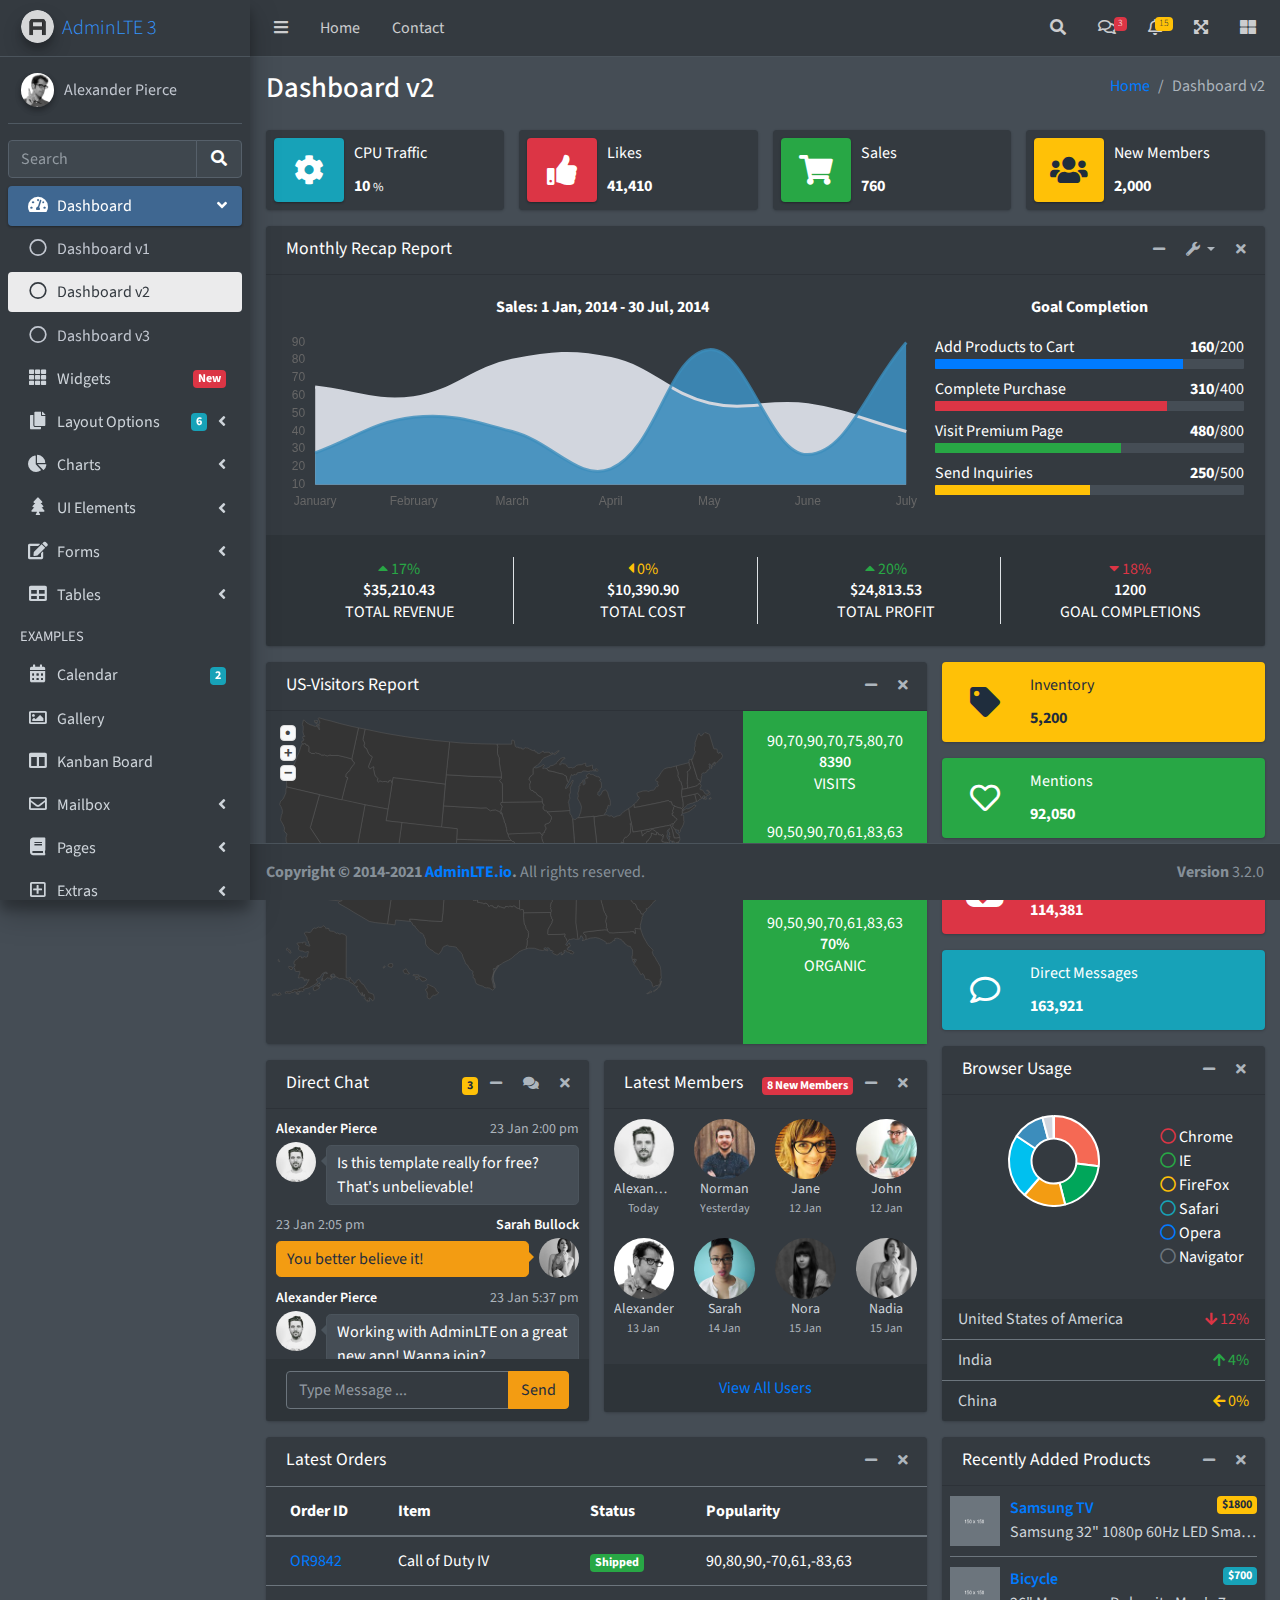
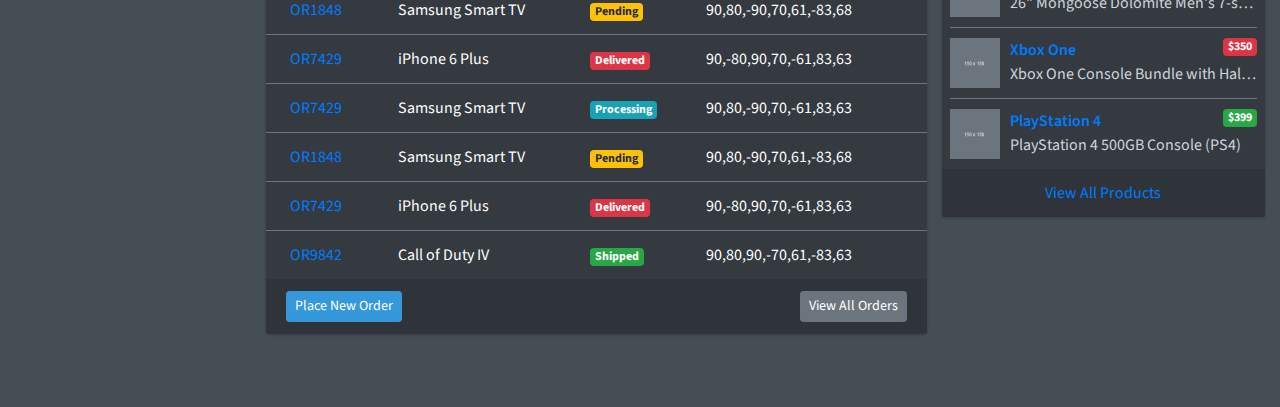
<file: resources/views/AdminLTE-3.2.0/index2.html>
<!DOCTYPE html>
<html lang="en">
<head>
  <meta charset="utf-8">
  <meta name="viewport" content="width=device-width, initial-scale=1">
  <title>AdminLTE 3 | Dashboard 2</title>

  <!-- Google Font: Source Sans Pro -->
  <link rel="stylesheet" href="https://fonts.googleapis.com/css?family=Source+Sans+Pro:300,400,400i,700&display=fallback">
  <!-- Font Awesome Icons -->
  <link rel="stylesheet" href="plugins/fontawesome-free/css/all.min.css">
  <!-- overlayScrollbars -->
  <link rel="stylesheet" href="plugins/overlayScrollbars/css/OverlayScrollbars.min.css">
  <!-- Theme style -->
  <link rel="stylesheet" href="dist/css/adminlte.min.css">
</head>
<body class="hold-transition dark-mode sidebar-mini layout-fixed layout-navbar-fixed layout-footer-fixed">
<div class="wrapper">

  <!-- Preloader -->
  <div class="preloader flex-column justify-content-center align-items-center">
    <img class="animation__wobble" src="dist/img/AdminLTELogo.png" alt="AdminLTELogo" height="60" width="60">
  </div>

  <!-- Navbar -->
  <nav class="main-header navbar navbar-expand navbar-dark">
    <!-- Left navbar links -->
    <ul class="navbar-nav">
      <li class="nav-item">
        <a class="nav-link" data-widget="pushmenu" href="#" role="button"><i class="fas fa-bars"></i></a>
      </li>
      <li class="nav-item d-none d-sm-inline-block">
        <a href="index3.html" class="nav-link">Home</a>
      </li>
      <li class="nav-item d-none d-sm-inline-block">
        <a href="#" class="nav-link">Contact</a>
      </li>
    </ul>

    <!-- Right navbar links -->
    <ul class="navbar-nav ml-auto">
      <!-- Navbar Search -->
      <li class="nav-item">
        <a class="nav-link" data-widget="navbar-search" href="#" role="button">
          <i class="fas fa-search"></i>
        </a>
        <div class="navbar-search-block">
          <form class="form-inline">
            <div class="input-group input-group-sm">
              <input class="form-control form-control-navbar" type="search" placeholder="Search" aria-label="Search">
              <div class="input-group-append">
                <button class="btn btn-navbar" type="submit">
                  <i class="fas fa-search"></i>
                </button>
                <button class="btn btn-navbar" type="button" data-widget="navbar-search">
                  <i class="fas fa-times"></i>
                </button>
              </div>
            </div>
          </form>
        </div>
      </li>

      <!-- Messages Dropdown Menu -->
      <li class="nav-item dropdown">
        <a class="nav-link" data-toggle="dropdown" href="#">
          <i class="far fa-comments"></i>
          <span class="badge badge-danger navbar-badge">3</span>
        </a>
        <div class="dropdown-menu dropdown-menu-lg dropdown-menu-right">
          <a href="#" class="dropdown-item">
            <!-- Message Start -->
            <div class="media">
              <img src="dist/img/user1-128x128.jpg" alt="User Avatar" class="img-size-50 mr-3 img-circle">
              <div class="media-body">
                <h3 class="dropdown-item-title">
                  Brad Diesel
                  <span class="float-right text-sm text-danger"><i class="fas fa-star"></i></span>
                </h3>
                <p class="text-sm">Call me whenever you can...</p>
                <p class="text-sm text-muted"><i class="far fa-clock mr-1"></i> 4 Hours Ago</p>
              </div>
            </div>
            <!-- Message End -->
          </a>
          <div class="dropdown-divider"></div>
          <a href="#" class="dropdown-item">
            <!-- Message Start -->
            <div class="media">
              <img src="dist/img/user8-128x128.jpg" alt="User Avatar" class="img-size-50 img-circle mr-3">
              <div class="media-body">
                <h3 class="dropdown-item-title">
                  John Pierce
                  <span class="float-right text-sm text-muted"><i class="fas fa-star"></i></span>
                </h3>
                <p class="text-sm">I got your message bro</p>
                <p class="text-sm text-muted"><i class="far fa-clock mr-1"></i> 4 Hours Ago</p>
              </div>
            </div>
            <!-- Message End -->
          </a>
          <div class="dropdown-divider"></div>
          <a href="#" class="dropdown-item">
            <!-- Message Start -->
            <div class="media">
              <img src="dist/img/user3-128x128.jpg" alt="User Avatar" class="img-size-50 img-circle mr-3">
              <div class="media-body">
                <h3 class="dropdown-item-title">
                  Nora Silvester
                  <span class="float-right text-sm text-warning"><i class="fas fa-star"></i></span>
                </h3>
                <p class="text-sm">The subject goes here</p>
                <p class="text-sm text-muted"><i class="far fa-clock mr-1"></i> 4 Hours Ago</p>
              </div>
            </div>
            <!-- Message End -->
          </a>
          <div class="dropdown-divider"></div>
          <a href="#" class="dropdown-item dropdown-footer">See All Messages</a>
        </div>
      </li>
      <!-- Notifications Dropdown Menu -->
      <li class="nav-item dropdown">
        <a class="nav-link" data-toggle="dropdown" href="#">
          <i class="far fa-bell"></i>
          <span class="badge badge-warning navbar-badge">15</span>
        </a>
        <div class="dropdown-menu dropdown-menu-lg dropdown-menu-right">
          <span class="dropdown-item dropdown-header">15 Notifications</span>
          <div class="dropdown-divider"></div>
          <a href="#" class="dropdown-item">
            <i class="fas fa-envelope mr-2"></i> 4 new messages
            <span class="float-right text-muted text-sm">3 mins</span>
          </a>
          <div class="dropdown-divider"></div>
          <a href="#" class="dropdown-item">
            <i class="fas fa-users mr-2"></i> 8 friend requests
            <span class="float-right text-muted text-sm">12 hours</span>
          </a>
          <div class="dropdown-divider"></div>
          <a href="#" class="dropdown-item">
            <i class="fas fa-file mr-2"></i> 3 new reports
            <span class="float-right text-muted text-sm">2 days</span>
          </a>
          <div class="dropdown-divider"></div>
          <a href="#" class="dropdown-item dropdown-footer">See All Notifications</a>
        </div>
      </li>
      <li class="nav-item">
        <a class="nav-link" data-widget="fullscreen" href="#" role="button">
          <i class="fas fa-expand-arrows-alt"></i>
        </a>
      </li>
      <li class="nav-item">
        <a class="nav-link" data-widget="control-sidebar" data-slide="true" href="#" role="button">
          <i class="fas fa-th-large"></i>
        </a>
      </li>
    </ul>
  </nav>
  <!-- /.navbar -->

  <!-- Main Sidebar Container -->
  <aside class="main-sidebar sidebar-dark-primary elevation-4">
    <!-- Brand Logo -->
    <a href="index3.html" class="brand-link">
      <img src="dist/img/AdminLTELogo.png" alt="AdminLTE Logo" class="brand-image img-circle elevation-3" style="opacity: .8">
      <span class="brand-text font-weight-light">AdminLTE 3</span>
    </a>

    <!-- Sidebar -->
    <div class="sidebar">
      <!-- Sidebar user panel (optional) -->
      <div class="user-panel mt-3 pb-3 mb-3 d-flex">
        <div class="image">
          <img src="dist/img/user2-160x160.jpg" class="img-circle elevation-2" alt="User Image">
        </div>
        <div class="info">
          <a href="#" class="d-block">Alexander Pierce</a>
        </div>
      </div>

      <!-- SidebarSearch Form -->
      <div class="form-inline">
        <div class="input-group" data-widget="sidebar-search">
          <input class="form-control form-control-sidebar" type="search" placeholder="Search" aria-label="Search">
          <div class="input-group-append">
            <button class="btn btn-sidebar">
              <i class="fas fa-search fa-fw"></i>
            </button>
          </div>
        </div>
      </div>

      <!-- Sidebar Menu -->
      <nav class="mt-2">
        <ul class="nav nav-pills nav-sidebar flex-column" data-widget="treeview" role="menu" data-accordion="false">
          <!-- Add icons to the links using the .nav-icon class
               with font-awesome or any other icon font library -->
          <li class="nav-item menu-open">
            <a href="#" class="nav-link active">
              <i class="nav-icon fas fa-tachometer-alt"></i>
              <p>
                Dashboard
                <i class="right fas fa-angle-left"></i>
              </p>
            </a>
            <ul class="nav nav-treeview">
              <li class="nav-item">
                <a href="./index.html" class="nav-link">
                  <i class="far fa-circle nav-icon"></i>
                  <p>Dashboard v1</p>
                </a>
              </li>
              <li class="nav-item">
                <a href="./index2.html" class="nav-link active">
                  <i class="far fa-circle nav-icon"></i>
                  <p>Dashboard v2</p>
                </a>
              </li>
              <li class="nav-item">
                <a href="./index3.html" class="nav-link">
                  <i class="far fa-circle nav-icon"></i>
                  <p>Dashboard v3</p>
                </a>
              </li>
            </ul>
          </li>
          <li class="nav-item">
            <a href="pages/widgets.html" class="nav-link">
              <i class="nav-icon fas fa-th"></i>
              <p>
                Widgets
                <span class="right badge badge-danger">New</span>
              </p>
            </a>
          </li>
          <li class="nav-item">
            <a href="#" class="nav-link">
              <i class="nav-icon fas fa-copy"></i>
              <p>
                Layout Options
                <i class="fas fa-angle-left right"></i>
                <span class="badge badge-info right">6</span>
              </p>
            </a>
            <ul class="nav nav-treeview">
              <li class="nav-item">
                <a href="pages/layout/top-nav.html" class="nav-link">
                  <i class="far fa-circle nav-icon"></i>
                  <p>Top Navigation</p>
                </a>
              </li>
              <li class="nav-item">
                <a href="pages/layout/top-nav-sidebar.html" class="nav-link">
                  <i class="far fa-circle nav-icon"></i>
                  <p>Top Navigation + Sidebar</p>
                </a>
              </li>
              <li class="nav-item">
                <a href="pages/layout/boxed.html" class="nav-link">
                  <i class="far fa-circle nav-icon"></i>
                  <p>Boxed</p>
                </a>
              </li>
              <li class="nav-item">
                <a href="pages/layout/fixed-sidebar.html" class="nav-link">
                  <i class="far fa-circle nav-icon"></i>
                  <p>Fixed Sidebar</p>
                </a>
              </li>
              <li class="nav-item">
                <a href="pages/layout/fixed-sidebar-custom.html" class="nav-link">
                  <i class="far fa-circle nav-icon"></i>
                  <p>Fixed Sidebar <small>+ Custom Area</small></p>
                </a>
              </li>
              <li class="nav-item">
                <a href="pages/layout/fixed-topnav.html" class="nav-link">
                  <i class="far fa-circle nav-icon"></i>
                  <p>Fixed Navbar</p>
                </a>
              </li>
              <li class="nav-item">
                <a href="pages/layout/fixed-footer.html" class="nav-link">
                  <i class="far fa-circle nav-icon"></i>
                  <p>Fixed Footer</p>
                </a>
              </li>
              <li class="nav-item">
                <a href="pages/layout/collapsed-sidebar.html" class="nav-link">
                  <i class="far fa-circle nav-icon"></i>
                  <p>Collapsed Sidebar</p>
                </a>
              </li>
            </ul>
          </li>
          <li class="nav-item">
            <a href="#" class="nav-link">
              <i class="nav-icon fas fa-chart-pie"></i>
              <p>
                Charts
                <i class="right fas fa-angle-left"></i>
              </p>
            </a>
            <ul class="nav nav-treeview">
              <li class="nav-item">
                <a href="pages/charts/chartjs.html" class="nav-link">
                  <i class="far fa-circle nav-icon"></i>
                  <p>ChartJS</p>
                </a>
              </li>
              <li class="nav-item">
                <a href="pages/charts/flot.html" class="nav-link">
                  <i class="far fa-circle nav-icon"></i>
                  <p>Flot</p>
                </a>
              </li>
              <li class="nav-item">
                <a href="pages/charts/inline.html" class="nav-link">
                  <i class="far fa-circle nav-icon"></i>
                  <p>Inline</p>
                </a>
              </li>
              <li class="nav-item">
                <a href="pages/charts/uplot.html" class="nav-link">
                  <i class="far fa-circle nav-icon"></i>
                  <p>uPlot</p>
                </a>
              </li>
            </ul>
          </li>
          <li class="nav-item">
            <a href="#" class="nav-link">
              <i class="nav-icon fas fa-tree"></i>
              <p>
                UI Elements
                <i class="fas fa-angle-left right"></i>
              </p>
            </a>
            <ul class="nav nav-treeview">
              <li class="nav-item">
                <a href="pages/UI/general.html" class="nav-link">
                  <i class="far fa-circle nav-icon"></i>
                  <p>General</p>
                </a>
              </li>
              <li class="nav-item">
                <a href="pages/UI/icons.html" class="nav-link">
                  <i class="far fa-circle nav-icon"></i>
                  <p>Icons</p>
                </a>
              </li>
              <li class="nav-item">
                <a href="pages/UI/buttons.html" class="nav-link">
                  <i class="far fa-circle nav-icon"></i>
                  <p>Buttons</p>
                </a>
              </li>
              <li class="nav-item">
                <a href="pages/UI/sliders.html" class="nav-link">
                  <i class="far fa-circle nav-icon"></i>
                  <p>Sliders</p>
                </a>
              </li>
              <li class="nav-item">
                <a href="pages/UI/modals.html" class="nav-link">
                  <i class="far fa-circle nav-icon"></i>
                  <p>Modals & Alerts</p>
                </a>
              </li>
              <li class="nav-item">
                <a href="pages/UI/navbar.html" class="nav-link">
                  <i class="far fa-circle nav-icon"></i>
                  <p>Navbar & Tabs</p>
                </a>
              </li>
              <li class="nav-item">
                <a href="pages/UI/timeline.html" class="nav-link">
                  <i class="far fa-circle nav-icon"></i>
                  <p>Timeline</p>
                </a>
              </li>
              <li class="nav-item">
                <a href="pages/UI/ribbons.html" class="nav-link">
                  <i class="far fa-circle nav-icon"></i>
                  <p>Ribbons</p>
                </a>
              </li>
            </ul>
          </li>
          <li class="nav-item">
            <a href="#" class="nav-link">
              <i class="nav-icon fas fa-edit"></i>
              <p>
                Forms
                <i class="fas fa-angle-left right"></i>
              </p>
            </a>
            <ul class="nav nav-treeview">
              <li class="nav-item">
                <a href="pages/forms/general.html" class="nav-link">
                  <i class="far fa-circle nav-icon"></i>
                  <p>General Elements</p>
                </a>
              </li>
              <li class="nav-item">
                <a href="pages/forms/advanced.html" class="nav-link">
                  <i class="far fa-circle nav-icon"></i>
                  <p>Advanced Elements</p>
                </a>
              </li>
              <li class="nav-item">
                <a href="pages/forms/editors.html" class="nav-link">
                  <i class="far fa-circle nav-icon"></i>
                  <p>Editors</p>
                </a>
              </li>
              <li class="nav-item">
                <a href="pages/forms/validation.html" class="nav-link">
                  <i class="far fa-circle nav-icon"></i>
                  <p>Validation</p>
                </a>
              </li>
            </ul>
          </li>
          <li class="nav-item">
            <a href="#" class="nav-link">
              <i class="nav-icon fas fa-table"></i>
              <p>
                Tables
                <i class="fas fa-angle-left right"></i>
              </p>
            </a>
            <ul class="nav nav-treeview">
              <li class="nav-item">
                <a href="pages/tables/simple.html" class="nav-link">
                  <i class="far fa-circle nav-icon"></i>
                  <p>Simple Tables</p>
                </a>
              </li>
              <li class="nav-item">
                <a href="pages/tables/data.html" class="nav-link">
                  <i class="far fa-circle nav-icon"></i>
                  <p>DataTables</p>
                </a>
              </li>
              <li class="nav-item">
                <a href="pages/tables/jsgrid.html" class="nav-link">
                  <i class="far fa-circle nav-icon"></i>
                  <p>jsGrid</p>
                </a>
              </li>
            </ul>
          </li>
          <li class="nav-header">EXAMPLES</li>
          <li class="nav-item">
            <a href="pages/calendar.html" class="nav-link">
              <i class="nav-icon fas fa-calendar-alt"></i>
              <p>
                Calendar
                <span class="badge badge-info right">2</span>
              </p>
            </a>
          </li>
          <li class="nav-item">
            <a href="pages/gallery.html" class="nav-link">
              <i class="nav-icon far fa-image"></i>
              <p>
                Gallery
              </p>
            </a>
          </li>
          <li class="nav-item">
            <a href="pages/kanban.html" class="nav-link">
              <i class="nav-icon fas fa-columns"></i>
              <p>
                Kanban Board
              </p>
            </a>
          </li>
          <li class="nav-item">
            <a href="#" class="nav-link">
              <i class="nav-icon far fa-envelope"></i>
              <p>
                Mailbox
                <i class="fas fa-angle-left right"></i>
              </p>
            </a>
            <ul class="nav nav-treeview">
              <li class="nav-item">
                <a href="pages/mailbox/mailbox.html" class="nav-link">
                  <i class="far fa-circle nav-icon"></i>
                  <p>Inbox</p>
                </a>
              </li>
              <li class="nav-item">
                <a href="pages/mailbox/compose.html" class="nav-link">
                  <i class="far fa-circle nav-icon"></i>
                  <p>Compose</p>
                </a>
              </li>
              <li class="nav-item">
                <a href="pages/mailbox/read-mail.html" class="nav-link">
                  <i class="far fa-circle nav-icon"></i>
                  <p>Read</p>
                </a>
              </li>
            </ul>
          </li>
          <li class="nav-item">
            <a href="#" class="nav-link">
              <i class="nav-icon fas fa-book"></i>
              <p>
                Pages
                <i class="fas fa-angle-left right"></i>
              </p>
            </a>
            <ul class="nav nav-treeview">
              <li class="nav-item">
                <a href="pages/examples/invoice.html" class="nav-link">
                  <i class="far fa-circle nav-icon"></i>
                  <p>Invoice</p>
                </a>
              </li>
              <li class="nav-item">
                <a href="pages/examples/profile.html" class="nav-link">
                  <i class="far fa-circle nav-icon"></i>
                  <p>Profile</p>
                </a>
              </li>
              <li class="nav-item">
                <a href="pages/examples/e-commerce.html" class="nav-link">
                  <i class="far fa-circle nav-icon"></i>
                  <p>E-commerce</p>
                </a>
              </li>
              <li class="nav-item">
                <a href="pages/examples/projects.html" class="nav-link">
                  <i class="far fa-circle nav-icon"></i>
                  <p>Projects</p>
                </a>
              </li>
              <li class="nav-item">
                <a href="pages/examples/project-add.html" class="nav-link">
                  <i class="far fa-circle nav-icon"></i>
                  <p>Project Add</p>
                </a>
              </li>
              <li class="nav-item">
                <a href="pages/examples/project-edit.html" class="nav-link">
                  <i class="far fa-circle nav-icon"></i>
                  <p>Project Edit</p>
                </a>
              </li>
              <li class="nav-item">
                <a href="pages/examples/project-detail.html" class="nav-link">
                  <i class="far fa-circle nav-icon"></i>
                  <p>Project Detail</p>
                </a>
              </li>
              <li class="nav-item">
                <a href="pages/examples/contacts.html" class="nav-link">
                  <i class="far fa-circle nav-icon"></i>
                  <p>Contacts</p>
                </a>
              </li>
              <li class="nav-item">
                <a href="pages/examples/faq.html" class="nav-link">
                  <i class="far fa-circle nav-icon"></i>
                  <p>FAQ</p>
                </a>
              </li>
              <li class="nav-item">
                <a href="pages/examples/contact-us.html" class="nav-link">
                  <i class="far fa-circle nav-icon"></i>
                  <p>Contact us</p>
                </a>
              </li>
            </ul>
          </li>
          <li class="nav-item">
            <a href="#" class="nav-link">
              <i class="nav-icon far fa-plus-square"></i>
              <p>
                Extras
                <i class="fas fa-angle-left right"></i>
              </p>
            </a>
            <ul class="nav nav-treeview">
              <li class="nav-item">
                <a href="#" class="nav-link">
                  <i class="far fa-circle nav-icon"></i>
                  <p>
                    Login & Register v1
                    <i class="fas fa-angle-left right"></i>
                  </p>
                </a>
                <ul class="nav nav-treeview">
                  <li class="nav-item">
                    <a href="pages/examples/login.html" class="nav-link">
                      <i class="far fa-circle nav-icon"></i>
                      <p>Login v1</p>
                    </a>
                  </li>
                  <li class="nav-item">
                    <a href="pages/examples/register.html" class="nav-link">
                      <i class="far fa-circle nav-icon"></i>
                      <p>Register v1</p>
                    </a>
                  </li>
                  <li class="nav-item">
                    <a href="pages/examples/forgot-password.html" class="nav-link">
                      <i class="far fa-circle nav-icon"></i>
                      <p>Forgot Password v1</p>
                    </a>
                  </li>
                  <li class="nav-item">
                    <a href="pages/examples/recover-password.html" class="nav-link">
                      <i class="far fa-circle nav-icon"></i>
                      <p>Recover Password v1</p>
                    </a>
                  </li>
                </ul>
              </li>
              <li class="nav-item">
                <a href="#" class="nav-link">
                  <i class="far fa-circle nav-icon"></i>
                  <p>
                    Login & Register v2
                    <i class="fas fa-angle-left right"></i>
                  </p>
                </a>
                <ul class="nav nav-treeview">
                  <li class="nav-item">
                    <a href="pages/examples/login-v2.html" class="nav-link">
                      <i class="far fa-circle nav-icon"></i>
                      <p>Login v2</p>
                    </a>
                  </li>
                  <li class="nav-item">
                    <a href="pages/examples/register-v2.html" class="nav-link">
                      <i class="far fa-circle nav-icon"></i>
                      <p>Register v2</p>
                    </a>
                  </li>
                  <li class="nav-item">
                    <a href="pages/examples/forgot-password-v2.html" class="nav-link">
                      <i class="far fa-circle nav-icon"></i>
                      <p>Forgot Password v2</p>
                    </a>
                  </li>
                  <li class="nav-item">
                    <a href="pages/examples/recover-password-v2.html" class="nav-link">
                      <i class="far fa-circle nav-icon"></i>
                      <p>Recover Password v2</p>
                    </a>
                  </li>
                </ul>
              </li>
              <li class="nav-item">
                <a href="pages/examples/lockscreen.html" class="nav-link">
                  <i class="far fa-circle nav-icon"></i>
                  <p>Lockscreen</p>
                </a>
              </li>
              <li class="nav-item">
                <a href="pages/examples/legacy-user-menu.html" class="nav-link">
                  <i class="far fa-circle nav-icon"></i>
                  <p>Legacy User Menu</p>
                </a>
              </li>
              <li class="nav-item">
                <a href="pages/examples/language-menu.html" class="nav-link">
                  <i class="far fa-circle nav-icon"></i>
                  <p>Language Menu</p>
                </a>
              </li>
              <li class="nav-item">
                <a href="pages/examples/404.html" class="nav-link">
                  <i class="far fa-circle nav-icon"></i>
                  <p>Error 404</p>
                </a>
              </li>
              <li class="nav-item">
                <a href="pages/examples/500.html" class="nav-link">
                  <i class="far fa-circle nav-icon"></i>
                  <p>Error 500</p>
                </a>
              </li>
              <li class="nav-item">
                <a href="pages/examples/pace.html" class="nav-link">
                  <i class="far fa-circle nav-icon"></i>
                  <p>Pace</p>
                </a>
              </li>
              <li class="nav-item">
                <a href="pages/examples/blank.html" class="nav-link">
                  <i class="far fa-circle nav-icon"></i>
                  <p>Blank Page</p>
                </a>
              </li>
              <li class="nav-item">
                <a href="starter.html" class="nav-link">
                  <i class="far fa-circle nav-icon"></i>
                  <p>Starter Page</p>
                </a>
              </li>
            </ul>
          </li>
          <li class="nav-item">
            <a href="#" class="nav-link">
              <i class="nav-icon fas fa-search"></i>
              <p>
                Search
                <i class="fas fa-angle-left right"></i>
              </p>
            </a>
            <ul class="nav nav-treeview">
              <li class="nav-item">
                <a href="pages/search/simple.html" class="nav-link">
                  <i class="far fa-circle nav-icon"></i>
                  <p>Simple Search</p>
                </a>
              </li>
              <li class="nav-item">
                <a href="pages/search/enhanced.html" class="nav-link">
                  <i class="far fa-circle nav-icon"></i>
                  <p>Enhanced</p>
                </a>
              </li>
            </ul>
          </li>
          <li class="nav-header">MISCELLANEOUS</li>
          <li class="nav-item">
            <a href="iframe.html" class="nav-link">
              <i class="nav-icon fas fa-ellipsis-h"></i>
              <p>Tabbed IFrame Plugin</p>
            </a>
          </li>
          <li class="nav-item">
            <a href="https://adminlte.io/docs/3.1/" class="nav-link">
              <i class="nav-icon fas fa-file"></i>
              <p>Documentation</p>
            </a>
          </li>
          <li class="nav-header">MULTI LEVEL EXAMPLE</li>
          <li class="nav-item">
            <a href="#" class="nav-link">
              <i class="fas fa-circle nav-icon"></i>
              <p>Level 1</p>
            </a>
          </li>
          <li class="nav-item">
            <a href="#" class="nav-link">
              <i class="nav-icon fas fa-circle"></i>
              <p>
                Level 1
                <i class="right fas fa-angle-left"></i>
              </p>
            </a>
            <ul class="nav nav-treeview">
              <li class="nav-item">
                <a href="#" class="nav-link">
                  <i class="far fa-circle nav-icon"></i>
                  <p>Level 2</p>
                </a>
              </li>
              <li class="nav-item">
                <a href="#" class="nav-link">
                  <i class="far fa-circle nav-icon"></i>
                  <p>
                    Level 2
                    <i class="right fas fa-angle-left"></i>
                  </p>
                </a>
                <ul class="nav nav-treeview">
                  <li class="nav-item">
                    <a href="#" class="nav-link">
                      <i class="far fa-dot-circle nav-icon"></i>
                      <p>Level 3</p>
                    </a>
                  </li>
                  <li class="nav-item">
                    <a href="#" class="nav-link">
                      <i class="far fa-dot-circle nav-icon"></i>
                      <p>Level 3</p>
                    </a>
                  </li>
                  <li class="nav-item">
                    <a href="#" class="nav-link">
                      <i class="far fa-dot-circle nav-icon"></i>
                      <p>Level 3</p>
                    </a>
                  </li>
                </ul>
              </li>
              <li class="nav-item">
                <a href="#" class="nav-link">
                  <i class="far fa-circle nav-icon"></i>
                  <p>Level 2</p>
                </a>
              </li>
            </ul>
          </li>
          <li class="nav-item">
            <a href="#" class="nav-link">
              <i class="fas fa-circle nav-icon"></i>
              <p>Level 1</p>
            </a>
          </li>
          <li class="nav-header">LABELS</li>
          <li class="nav-item">
            <a href="#" class="nav-link">
              <i class="nav-icon far fa-circle text-danger"></i>
              <p class="text">Important</p>
            </a>
          </li>
          <li class="nav-item">
            <a href="#" class="nav-link">
              <i class="nav-icon far fa-circle text-warning"></i>
              <p>Warning</p>
            </a>
          </li>
          <li class="nav-item">
            <a href="#" class="nav-link">
              <i class="nav-icon far fa-circle text-info"></i>
              <p>Informational</p>
            </a>
          </li>
        </ul>
      </nav>
      <!-- /.sidebar-menu -->
    </div>
    <!-- /.sidebar -->
  </aside>

  <!-- Content Wrapper. Contains page content -->
  <div class="content-wrapper">
    <!-- Content Header (Page header) -->
    <div class="content-header">
      <div class="container-fluid">
        <div class="row mb-2">
          <div class="col-sm-6">
            <h1 class="m-0">Dashboard v2</h1>
          </div><!-- /.col -->
          <div class="col-sm-6">
            <ol class="breadcrumb float-sm-right">
              <li class="breadcrumb-item"><a href="#">Home</a></li>
              <li class="breadcrumb-item active">Dashboard v2</li>
            </ol>
          </div><!-- /.col -->
        </div><!-- /.row -->
      </div><!-- /.container-fluid -->
    </div>
    <!-- /.content-header -->

    <!-- Main content -->
    <section class="content">
      <div class="container-fluid">
        <!-- Info boxes -->
        <div class="row">
          <div class="col-12 col-sm-6 col-md-3">
            <div class="info-box">
              <span class="info-box-icon bg-info elevation-1"><i class="fas fa-cog"></i></span>

              <div class="info-box-content">
                <span class="info-box-text">CPU Traffic</span>
                <span class="info-box-number">
                  10
                  <small>%</small>
                </span>
              </div>
              <!-- /.info-box-content -->
            </div>
            <!-- /.info-box -->
          </div>
          <!-- /.col -->
          <div class="col-12 col-sm-6 col-md-3">
            <div class="info-box mb-3">
              <span class="info-box-icon bg-danger elevation-1"><i class="fas fa-thumbs-up"></i></span>

              <div class="info-box-content">
                <span class="info-box-text">Likes</span>
                <span class="info-box-number">41,410</span>
              </div>
              <!-- /.info-box-content -->
            </div>
            <!-- /.info-box -->
          </div>
          <!-- /.col -->

          <!-- fix for small devices only -->
          <div class="clearfix hidden-md-up"></div>

          <div class="col-12 col-sm-6 col-md-3">
            <div class="info-box mb-3">
              <span class="info-box-icon bg-success elevation-1"><i class="fas fa-shopping-cart"></i></span>

              <div class="info-box-content">
                <span class="info-box-text">Sales</span>
                <span class="info-box-number">760</span>
              </div>
              <!-- /.info-box-content -->
            </div>
            <!-- /.info-box -->
          </div>
          <!-- /.col -->
          <div class="col-12 col-sm-6 col-md-3">
            <div class="info-box mb-3">
              <span class="info-box-icon bg-warning elevation-1"><i class="fas fa-users"></i></span>

              <div class="info-box-content">
                <span class="info-box-text">New Members</span>
                <span class="info-box-number">2,000</span>
              </div>
              <!-- /.info-box-content -->
            </div>
            <!-- /.info-box -->
          </div>
          <!-- /.col -->
        </div>
        <!-- /.row -->

        <div class="row">
          <div class="col-md-12">
            <div class="card">
              <div class="card-header">
                <h5 class="card-title">Monthly Recap Report</h5>

                <div class="card-tools">
                  <button type="button" class="btn btn-tool" data-card-widget="collapse">
                    <i class="fas fa-minus"></i>
                  </button>
                  <div class="btn-group">
                    <button type="button" class="btn btn-tool dropdown-toggle" data-toggle="dropdown">
                      <i class="fas fa-wrench"></i>
                    </button>
                    <div class="dropdown-menu dropdown-menu-right" role="menu">
                      <a href="#" class="dropdown-item">Action</a>
                      <a href="#" class="dropdown-item">Another action</a>
                      <a href="#" class="dropdown-item">Something else here</a>
                      <a class="dropdown-divider"></a>
                      <a href="#" class="dropdown-item">Separated link</a>
                    </div>
                  </div>
                  <button type="button" class="btn btn-tool" data-card-widget="remove">
                    <i class="fas fa-times"></i>
                  </button>
                </div>
              </div>
              <!-- /.card-header -->
              <div class="card-body">
                <div class="row">
                  <div class="col-md-8">
                    <p class="text-center">
                      <strong>Sales: 1 Jan, 2014 - 30 Jul, 2014</strong>
                    </p>

                    <div class="chart">
                      <!-- Sales Chart Canvas -->
                      <canvas id="salesChart" height="180" style="height: 180px;"></canvas>
                    </div>
                    <!-- /.chart-responsive -->
                  </div>
                  <!-- /.col -->
                  <div class="col-md-4">
                    <p class="text-center">
                      <strong>Goal Completion</strong>
                    </p>

                    <div class="progress-group">
                      Add Products to Cart
                      <span class="float-right"><b>160</b>/200</span>
                      <div class="progress progress-sm">
                        <div class="progress-bar bg-primary" style="width: 80%"></div>
                      </div>
                    </div>
                    <!-- /.progress-group -->

                    <div class="progress-group">
                      Complete Purchase
                      <span class="float-right"><b>310</b>/400</span>
                      <div class="progress progress-sm">
                        <div class="progress-bar bg-danger" style="width: 75%"></div>
                      </div>
                    </div>

                    <!-- /.progress-group -->
                    <div class="progress-group">
                      <span class="progress-text">Visit Premium Page</span>
                      <span class="float-right"><b>480</b>/800</span>
                      <div class="progress progress-sm">
                        <div class="progress-bar bg-success" style="width: 60%"></div>
                      </div>
                    </div>

                    <!-- /.progress-group -->
                    <div class="progress-group">
                      Send Inquiries
                      <span class="float-right"><b>250</b>/500</span>
                      <div class="progress progress-sm">
                        <div class="progress-bar bg-warning" style="width: 50%"></div>
                      </div>
                    </div>
                    <!-- /.progress-group -->
                  </div>
                  <!-- /.col -->
                </div>
                <!-- /.row -->
              </div>
              <!-- ./card-body -->
              <div class="card-footer">
                <div class="row">
                  <div class="col-sm-3 col-6">
                    <div class="description-block border-right">
                      <span class="description-percentage text-success"><i class="fas fa-caret-up"></i> 17%</span>
                      <h5 class="description-header">$35,210.43</h5>
                      <span class="description-text">TOTAL REVENUE</span>
                    </div>
                    <!-- /.description-block -->
                  </div>
                  <!-- /.col -->
                  <div class="col-sm-3 col-6">
                    <div class="description-block border-right">
                      <span class="description-percentage text-warning"><i class="fas fa-caret-left"></i> 0%</span>
                      <h5 class="description-header">$10,390.90</h5>
                      <span class="description-text">TOTAL COST</span>
                    </div>
                    <!-- /.description-block -->
                  </div>
                  <!-- /.col -->
                  <div class="col-sm-3 col-6">
                    <div class="description-block border-right">
                      <span class="description-percentage text-success"><i class="fas fa-caret-up"></i> 20%</span>
                      <h5 class="description-header">$24,813.53</h5>
                      <span class="description-text">TOTAL PROFIT</span>
                    </div>
                    <!-- /.description-block -->
                  </div>
                  <!-- /.col -->
                  <div class="col-sm-3 col-6">
                    <div class="description-block">
                      <span class="description-percentage text-danger"><i class="fas fa-caret-down"></i> 18%</span>
                      <h5 class="description-header">1200</h5>
                      <span class="description-text">GOAL COMPLETIONS</span>
                    </div>
                    <!-- /.description-block -->
                  </div>
                </div>
                <!-- /.row -->
              </div>
              <!-- /.card-footer -->
            </div>
            <!-- /.card -->
          </div>
          <!-- /.col -->
        </div>
        <!-- /.row -->

        <!-- Main row -->
        <div class="row">
          <!-- Left col -->
          <div class="col-md-8">
            <!-- MAP & BOX PANE -->
            <div class="card">
              <div class="card-header">
                <h3 class="card-title">US-Visitors Report</h3>

                <div class="card-tools">
                  <button type="button" class="btn btn-tool" data-card-widget="collapse">
                    <i class="fas fa-minus"></i>
                  </button>
                  <button type="button" class="btn btn-tool" data-card-widget="remove">
                    <i class="fas fa-times"></i>
                  </button>
                </div>
              </div>
              <!-- /.card-header -->
              <div class="card-body p-0">
                <div class="d-md-flex">
                  <div class="p-1 flex-fill" style="overflow: hidden">
                    <!-- Map will be created here -->
                    <div id="world-map-markers" style="height: 325px; overflow: hidden">
                      <div class="map"></div>
                    </div>
                  </div>
                  <div class="card-pane-right bg-success pt-2 pb-2 pl-4 pr-4">
                    <div class="description-block mb-4">
                      <div class="sparkbar pad" data-color="#fff">90,70,90,70,75,80,70</div>
                      <h5 class="description-header">8390</h5>
                      <span class="description-text">Visits</span>
                    </div>
                    <!-- /.description-block -->
                    <div class="description-block mb-4">
                      <div class="sparkbar pad" data-color="#fff">90,50,90,70,61,83,63</div>
                      <h5 class="description-header">30%</h5>
                      <span class="description-text">Referrals</span>
                    </div>
                    <!-- /.description-block -->
                    <div class="description-block">
                      <div class="sparkbar pad" data-color="#fff">90,50,90,70,61,83,63</div>
                      <h5 class="description-header">70%</h5>
                      <span class="description-text">Organic</span>
                    </div>
                    <!-- /.description-block -->
                  </div><!-- /.card-pane-right -->
                </div><!-- /.d-md-flex -->
              </div>
              <!-- /.card-body -->
            </div>
            <!-- /.card -->
            <div class="row">
              <div class="col-md-6">
                <!-- DIRECT CHAT -->
                <div class="card direct-chat direct-chat-warning">
                  <div class="card-header">
                    <h3 class="card-title">Direct Chat</h3>

                    <div class="card-tools">
                      <span title="3 New Messages" class="badge badge-warning">3</span>
                      <button type="button" class="btn btn-tool" data-card-widget="collapse">
                        <i class="fas fa-minus"></i>
                      </button>
                      <button type="button" class="btn btn-tool" title="Contacts" data-widget="chat-pane-toggle">
                        <i class="fas fa-comments"></i>
                      </button>
                      <button type="button" class="btn btn-tool" data-card-widget="remove">
                        <i class="fas fa-times"></i>
                      </button>
                    </div>
                  </div>
                  <!-- /.card-header -->
                  <div class="card-body">
                    <!-- Conversations are loaded here -->
                    <div class="direct-chat-messages">
                      <!-- Message. Default to the left -->
                      <div class="direct-chat-msg">
                        <div class="direct-chat-infos clearfix">
                          <span class="direct-chat-name float-left">Alexander Pierce</span>
                          <span class="direct-chat-timestamp float-right">23 Jan 2:00 pm</span>
                        </div>
                        <!-- /.direct-chat-infos -->
                        <img class="direct-chat-img" src="dist/img/user1-128x128.jpg" alt="message user image">
                        <!-- /.direct-chat-img -->
                        <div class="direct-chat-text">
                          Is this template really for free? That's unbelievable!
                        </div>
                        <!-- /.direct-chat-text -->
                      </div>
                      <!-- /.direct-chat-msg -->

                      <!-- Message to the right -->
                      <div class="direct-chat-msg right">
                        <div class="direct-chat-infos clearfix">
                          <span class="direct-chat-name float-right">Sarah Bullock</span>
                          <span class="direct-chat-timestamp float-left">23 Jan 2:05 pm</span>
                        </div>
                        <!-- /.direct-chat-infos -->
                        <img class="direct-chat-img" src="dist/img/user3-128x128.jpg" alt="message user image">
                        <!-- /.direct-chat-img -->
                        <div class="direct-chat-text">
                          You better believe it!
                        </div>
                        <!-- /.direct-chat-text -->
                      </div>
                      <!-- /.direct-chat-msg -->

                      <!-- Message. Default to the left -->
                      <div class="direct-chat-msg">
                        <div class="direct-chat-infos clearfix">
                          <span class="direct-chat-name float-left">Alexander Pierce</span>
                          <span class="direct-chat-timestamp float-right">23 Jan 5:37 pm</span>
                        </div>
                        <!-- /.direct-chat-infos -->
                        <img class="direct-chat-img" src="dist/img/user1-128x128.jpg" alt="message user image">
                        <!-- /.direct-chat-img -->
                        <div class="direct-chat-text">
                          Working with AdminLTE on a great new app! Wanna join?
                        </div>
                        <!-- /.direct-chat-text -->
                      </div>
                      <!-- /.direct-chat-msg -->

                      <!-- Message to the right -->
                      <div class="direct-chat-msg right">
                        <div class="direct-chat-infos clearfix">
                          <span class="direct-chat-name float-right">Sarah Bullock</span>
                          <span class="direct-chat-timestamp float-left">23 Jan 6:10 pm</span>
                        </div>
                        <!-- /.direct-chat-infos -->
                        <img class="direct-chat-img" src="dist/img/user3-128x128.jpg" alt="message user image">
                        <!-- /.direct-chat-img -->
                        <div class="direct-chat-text">
                          I would love to.
                        </div>
                        <!-- /.direct-chat-text -->
                      </div>
                      <!-- /.direct-chat-msg -->

                    </div>
                    <!--/.direct-chat-messages-->

                    <!-- Contacts are loaded here -->
                    <div class="direct-chat-contacts">
                      <ul class="contacts-list">
                        <li>
                          <a href="#">
                            <img class="contacts-list-img" src="dist/img/user1-128x128.jpg" alt="User Avatar">

                            <div class="contacts-list-info">
                              <span class="contacts-list-name">
                                Count Dracula
                                <small class="contacts-list-date float-right">2/28/2015</small>
                              </span>
                              <span class="contacts-list-msg">How have you been? I was...</span>
                            </div>
                            <!-- /.contacts-list-info -->
                          </a>
                        </li>
                        <!-- End Contact Item -->
                        <li>
                          <a href="#">
                            <img class="contacts-list-img" src="dist/img/user7-128x128.jpg" alt="User Avatar">

                            <div class="contacts-list-info">
                              <span class="contacts-list-name">
                                Sarah Doe
                                <small class="contacts-list-date float-right">2/23/2015</small>
                              </span>
                              <span class="contacts-list-msg">I will be waiting for...</span>
                            </div>
                            <!-- /.contacts-list-info -->
                          </a>
                        </li>
                        <!-- End Contact Item -->
                        <li>
                          <a href="#">
                            <img class="contacts-list-img" src="dist/img/user3-128x128.jpg" alt="User Avatar">

                            <div class="contacts-list-info">
                              <span class="contacts-list-name">
                                Nadia Jolie
                                <small class="contacts-list-date float-right">2/20/2015</small>
                              </span>
                              <span class="contacts-list-msg">I'll call you back at...</span>
                            </div>
                            <!-- /.contacts-list-info -->
                          </a>
                        </li>
                        <!-- End Contact Item -->
                        <li>
                          <a href="#">
                            <img class="contacts-list-img" src="dist/img/user5-128x128.jpg" alt="User Avatar">

                            <div class="contacts-list-info">
                              <span class="contacts-list-name">
                                Nora S. Vans
                                <small class="contacts-list-date float-right">2/10/2015</small>
                              </span>
                              <span class="contacts-list-msg">Where is your new...</span>
                            </div>
                            <!-- /.contacts-list-info -->
                          </a>
                        </li>
                        <!-- End Contact Item -->
                        <li>
                          <a href="#">
                            <img class="contacts-list-img" src="dist/img/user6-128x128.jpg" alt="User Avatar">

                            <div class="contacts-list-info">
                              <span class="contacts-list-name">
                                John K.
                                <small class="contacts-list-date float-right">1/27/2015</small>
                              </span>
                              <span class="contacts-list-msg">Can I take a look at...</span>
                            </div>
                            <!-- /.contacts-list-info -->
                          </a>
                        </li>
                        <!-- End Contact Item -->
                        <li>
                          <a href="#">
                            <img class="contacts-list-img" src="dist/img/user8-128x128.jpg" alt="User Avatar">

                            <div class="contacts-list-info">
                              <span class="contacts-list-name">
                                Kenneth M.
                                <small class="contacts-list-date float-right">1/4/2015</small>
                              </span>
                              <span class="contacts-list-msg">Never mind I found...</span>
                            </div>
                            <!-- /.contacts-list-info -->
                          </a>
                        </li>
                        <!-- End Contact Item -->
                      </ul>
                      <!-- /.contacts-list -->
                    </div>
                    <!-- /.direct-chat-pane -->
                  </div>
                  <!-- /.card-body -->
                  <div class="card-footer">
                    <form action="#" method="post">
                      <div class="input-group">
                        <input type="text" name="message" placeholder="Type Message ..." class="form-control">
                        <span class="input-group-append">
                          <button type="button" class="btn btn-warning">Send</button>
                        </span>
                      </div>
                    </form>
                  </div>
                  <!-- /.card-footer-->
                </div>
                <!--/.direct-chat -->
              </div>
              <!-- /.col -->

              <div class="col-md-6">
                <!-- USERS LIST -->
                <div class="card">
                  <div class="card-header">
                    <h3 class="card-title">Latest Members</h3>

                    <div class="card-tools">
                      <span class="badge badge-danger">8 New Members</span>
                      <button type="button" class="btn btn-tool" data-card-widget="collapse">
                        <i class="fas fa-minus"></i>
                      </button>
                      <button type="button" class="btn btn-tool" data-card-widget="remove">
                        <i class="fas fa-times"></i>
                      </button>
                    </div>
                  </div>
                  <!-- /.card-header -->
                  <div class="card-body p-0">
                    <ul class="users-list clearfix">
                      <li>
                        <img src="dist/img/user1-128x128.jpg" alt="User Image">
                        <a class="users-list-name" href="#">Alexander Pierce</a>
                        <span class="users-list-date">Today</span>
                      </li>
                      <li>
                        <img src="dist/img/user8-128x128.jpg" alt="User Image">
                        <a class="users-list-name" href="#">Norman</a>
                        <span class="users-list-date">Yesterday</span>
                      </li>
                      <li>
                        <img src="dist/img/user7-128x128.jpg" alt="User Image">
                        <a class="users-list-name" href="#">Jane</a>
                        <span class="users-list-date">12 Jan</span>
                      </li>
                      <li>
                        <img src="dist/img/user6-128x128.jpg" alt="User Image">
                        <a class="users-list-name" href="#">John</a>
                        <span class="users-list-date">12 Jan</span>
                      </li>
                      <li>
                        <img src="dist/img/user2-160x160.jpg" alt="User Image">
                        <a class="users-list-name" href="#">Alexander</a>
                        <span class="users-list-date">13 Jan</span>
                      </li>
                      <li>
                        <img src="dist/img/user5-128x128.jpg" alt="User Image">
                        <a class="users-list-name" href="#">Sarah</a>
                        <span class="users-list-date">14 Jan</span>
                      </li>
                      <li>
                        <img src="dist/img/user4-128x128.jpg" alt="User Image">
                        <a class="users-list-name" href="#">Nora</a>
                        <span class="users-list-date">15 Jan</span>
                      </li>
                      <li>
                        <img src="dist/img/user3-128x128.jpg" alt="User Image">
                        <a class="users-list-name" href="#">Nadia</a>
                        <span class="users-list-date">15 Jan</span>
                      </li>
                    </ul>
                    <!-- /.users-list -->
                  </div>
                  <!-- /.card-body -->
                  <div class="card-footer text-center">
                    <a href="javascript:">View All Users</a>
                  </div>
                  <!-- /.card-footer -->
                </div>
                <!--/.card -->
              </div>
              <!-- /.col -->
            </div>
            <!-- /.row -->

            <!-- TABLE: LATEST ORDERS -->
            <div class="card">
              <div class="card-header border-transparent">
                <h3 class="card-title">Latest Orders</h3>

                <div class="card-tools">
                  <button type="button" class="btn btn-tool" data-card-widget="collapse">
                    <i class="fas fa-minus"></i>
                  </button>
                  <button type="button" class="btn btn-tool" data-card-widget="remove">
                    <i class="fas fa-times"></i>
                  </button>
                </div>
              </div>
              <!-- /.card-header -->
              <div class="card-body p-0">
                <div class="table-responsive">
                  <table class="table m-0">
                    <thead>
                    <tr>
                      <th>Order ID</th>
                      <th>Item</th>
                      <th>Status</th>
                      <th>Popularity</th>
                    </tr>
                    </thead>
                    <tbody>
                    <tr>
                      <td><a href="pages/examples/invoice.html">OR9842</a></td>
                      <td>Call of Duty IV</td>
                      <td><span class="badge badge-success">Shipped</span></td>
                      <td>
                        <div class="sparkbar" data-color="#00a65a" data-height="20">90,80,90,-70,61,-83,63</div>
                      </td>
                    </tr>
                    <tr>
                      <td><a href="pages/examples/invoice.html">OR1848</a></td>
                      <td>Samsung Smart TV</td>
                      <td><span class="badge badge-warning">Pending</span></td>
                      <td>
                        <div class="sparkbar" data-color="#f39c12" data-height="20">90,80,-90,70,61,-83,68</div>
                      </td>
                    </tr>
                    <tr>
                      <td><a href="pages/examples/invoice.html">OR7429</a></td>
                      <td>iPhone 6 Plus</td>
                      <td><span class="badge badge-danger">Delivered</span></td>
                      <td>
                        <div class="sparkbar" data-color="#f56954" data-height="20">90,-80,90,70,-61,83,63</div>
                      </td>
                    </tr>
                    <tr>
                      <td><a href="pages/examples/invoice.html">OR7429</a></td>
                      <td>Samsung Smart TV</td>
                      <td><span class="badge badge-info">Processing</span></td>
                      <td>
                        <div class="sparkbar" data-color="#00c0ef" data-height="20">90,80,-90,70,-61,83,63</div>
                      </td>
                    </tr>
                    <tr>
                      <td><a href="pages/examples/invoice.html">OR1848</a></td>
                      <td>Samsung Smart TV</td>
                      <td><span class="badge badge-warning">Pending</span></td>
                      <td>
                        <div class="sparkbar" data-color="#f39c12" data-height="20">90,80,-90,70,61,-83,68</div>
                      </td>
                    </tr>
                    <tr>
                      <td><a href="pages/examples/invoice.html">OR7429</a></td>
                      <td>iPhone 6 Plus</td>
                      <td><span class="badge badge-danger">Delivered</span></td>
                      <td>
                        <div class="sparkbar" data-color="#f56954" data-height="20">90,-80,90,70,-61,83,63</div>
                      </td>
                    </tr>
                    <tr>
                      <td><a href="pages/examples/invoice.html">OR9842</a></td>
                      <td>Call of Duty IV</td>
                      <td><span class="badge badge-success">Shipped</span></td>
                      <td>
                        <div class="sparkbar" data-color="#00a65a" data-height="20">90,80,90,-70,61,-83,63</div>
                      </td>
                    </tr>
                    </tbody>
                  </table>
                </div>
                <!-- /.table-responsive -->
              </div>
              <!-- /.card-body -->
              <div class="card-footer clearfix">
                <a href="javascript:void(0)" class="btn btn-sm btn-info float-left">Place New Order</a>
                <a href="javascript:void(0)" class="btn btn-sm btn-secondary float-right">View All Orders</a>
              </div>
              <!-- /.card-footer -->
            </div>
            <!-- /.card -->
          </div>
          <!-- /.col -->

          <div class="col-md-4">
            <!-- Info Boxes Style 2 -->
            <div class="info-box mb-3 bg-warning">
              <span class="info-box-icon"><i class="fas fa-tag"></i></span>

              <div class="info-box-content">
                <span class="info-box-text">Inventory</span>
                <span class="info-box-number">5,200</span>
              </div>
              <!-- /.info-box-content -->
            </div>
            <!-- /.info-box -->
            <div class="info-box mb-3 bg-success">
              <span class="info-box-icon"><i class="far fa-heart"></i></span>

              <div class="info-box-content">
                <span class="info-box-text">Mentions</span>
                <span class="info-box-number">92,050</span>
              </div>
              <!-- /.info-box-content -->
            </div>
            <!-- /.info-box -->
            <div class="info-box mb-3 bg-danger">
              <span class="info-box-icon"><i class="fas fa-cloud-download-alt"></i></span>

              <div class="info-box-content">
                <span class="info-box-text">Downloads</span>
                <span class="info-box-number">114,381</span>
              </div>
              <!-- /.info-box-content -->
            </div>
            <!-- /.info-box -->
            <div class="info-box mb-3 bg-info">
              <span class="info-box-icon"><i class="far fa-comment"></i></span>

              <div class="info-box-content">
                <span class="info-box-text">Direct Messages</span>
                <span class="info-box-number">163,921</span>
              </div>
              <!-- /.info-box-content -->
            </div>
            <!-- /.info-box -->

            <div class="card">
              <div class="card-header">
                <h3 class="card-title">Browser Usage</h3>

                <div class="card-tools">
                  <button type="button" class="btn btn-tool" data-card-widget="collapse">
                    <i class="fas fa-minus"></i>
                  </button>
                  <button type="button" class="btn btn-tool" data-card-widget="remove">
                    <i class="fas fa-times"></i>
                  </button>
                </div>
              </div>
              <!-- /.card-header -->
              <div class="card-body">
                <div class="row">
                  <div class="col-md-8">
                    <div class="chart-responsive">
                      <canvas id="pieChart" height="150"></canvas>
                    </div>
                    <!-- ./chart-responsive -->
                  </div>
                  <!-- /.col -->
                  <div class="col-md-4">
                    <ul class="chart-legend clearfix">
                      <li><i class="far fa-circle text-danger"></i> Chrome</li>
                      <li><i class="far fa-circle text-success"></i> IE</li>
                      <li><i class="far fa-circle text-warning"></i> FireFox</li>
                      <li><i class="far fa-circle text-info"></i> Safari</li>
                      <li><i class="far fa-circle text-primary"></i> Opera</li>
                      <li><i class="far fa-circle text-secondary"></i> Navigator</li>
                    </ul>
                  </div>
                  <!-- /.col -->
                </div>
                <!-- /.row -->
              </div>
              <!-- /.card-body -->
              <div class="card-footer p-0">
                <ul class="nav nav-pills flex-column">
                  <li class="nav-item">
                    <a href="#" class="nav-link">
                      United States of America
                      <span class="float-right text-danger">
                        <i class="fas fa-arrow-down text-sm"></i>
                        12%</span>
                    </a>
                  </li>
                  <li class="nav-item">
                    <a href="#" class="nav-link">
                      India
                      <span class="float-right text-success">
                        <i class="fas fa-arrow-up text-sm"></i> 4%
                      </span>
                    </a>
                  </li>
                  <li class="nav-item">
                    <a href="#" class="nav-link">
                      China
                      <span class="float-right text-warning">
                        <i class="fas fa-arrow-left text-sm"></i> 0%
                      </span>
                    </a>
                  </li>
                </ul>
              </div>
              <!-- /.footer -->
            </div>
            <!-- /.card -->

            <!-- PRODUCT LIST -->
            <div class="card">
              <div class="card-header">
                <h3 class="card-title">Recently Added Products</h3>

                <div class="card-tools">
                  <button type="button" class="btn btn-tool" data-card-widget="collapse">
                    <i class="fas fa-minus"></i>
                  </button>
                  <button type="button" class="btn btn-tool" data-card-widget="remove">
                    <i class="fas fa-times"></i>
                  </button>
                </div>
              </div>
              <!-- /.card-header -->
              <div class="card-body p-0">
                <ul class="products-list product-list-in-card pl-2 pr-2">
                  <li class="item">
                    <div class="product-img">
                      <img src="dist/img/default-150x150.png" alt="Product Image" class="img-size-50">
                    </div>
                    <div class="product-info">
                      <a href="javascript:void(0)" class="product-title">Samsung TV
                        <span class="badge badge-warning float-right">$1800</span></a>
                      <span class="product-description">
                        Samsung 32" 1080p 60Hz LED Smart HDTV.
                      </span>
                    </div>
                  </li>
                  <!-- /.item -->
                  <li class="item">
                    <div class="product-img">
                      <img src="dist/img/default-150x150.png" alt="Product Image" class="img-size-50">
                    </div>
                    <div class="product-info">
                      <a href="javascript:void(0)" class="product-title">Bicycle
                        <span class="badge badge-info float-right">$700</span></a>
                      <span class="product-description">
                        26" Mongoose Dolomite Men's 7-speed, Navy Blue.
                      </span>
                    </div>
                  </li>
                  <!-- /.item -->
                  <li class="item">
                    <div class="product-img">
                      <img src="dist/img/default-150x150.png" alt="Product Image" class="img-size-50">
                    </div>
                    <div class="product-info">
                      <a href="javascript:void(0)" class="product-title">
                        Xbox One <span class="badge badge-danger float-right">
                        $350
                      </span>
                      </a>
                      <span class="product-description">
                        Xbox One Console Bundle with Halo Master Chief Collection.
                      </span>
                    </div>
                  </li>
                  <!-- /.item -->
                  <li class="item">
                    <div class="product-img">
                      <img src="dist/img/default-150x150.png" alt="Product Image" class="img-size-50">
                    </div>
                    <div class="product-info">
                      <a href="javascript:void(0)" class="product-title">PlayStation 4
                        <span class="badge badge-success float-right">$399</span></a>
                      <span class="product-description">
                        PlayStation 4 500GB Console (PS4)
                      </span>
                    </div>
                  </li>
                  <!-- /.item -->
                </ul>
              </div>
              <!-- /.card-body -->
              <div class="card-footer text-center">
                <a href="javascript:void(0)" class="uppercase">View All Products</a>
              </div>
              <!-- /.card-footer -->
            </div>
            <!-- /.card -->
          </div>
          <!-- /.col -->
        </div>
        <!-- /.row -->
      </div><!--/. container-fluid -->
    </section>
    <!-- /.content -->
  </div>
  <!-- /.content-wrapper -->

  <!-- Control Sidebar -->
  <aside class="control-sidebar control-sidebar-dark">
    <!-- Control sidebar content goes here -->
  </aside>
  <!-- /.control-sidebar -->

  <!-- Main Footer -->
  <footer class="main-footer">
    <strong>Copyright &copy; 2014-2021 <a href="https://adminlte.io">AdminLTE.io</a>.</strong>
    All rights reserved.
    <div class="float-right d-none d-sm-inline-block">
      <b>Version</b> 3.2.0
    </div>
  </footer>
</div>
<!-- ./wrapper -->

<!-- REQUIRED SCRIPTS -->
<!-- jQuery -->
<script src="plugins/jquery/jquery.min.js"></script>
<!-- Bootstrap -->
<script src="plugins/bootstrap/js/bootstrap.bundle.min.js"></script>
<!-- overlayScrollbars -->
<script src="plugins/overlayScrollbars/js/jquery.overlayScrollbars.min.js"></script>
<!-- AdminLTE App -->
<script src="dist/js/adminlte.js"></script>

<!-- PAGE PLUGINS -->
<!-- jQuery Mapael -->
<script src="plugins/jquery-mousewheel/jquery.mousewheel.js"></script>
<script src="plugins/raphael/raphael.min.js"></script>
<script src="plugins/jquery-mapael/jquery.mapael.min.js"></script>
<script src="plugins/jquery-mapael/maps/usa_states.min.js"></script>
<!-- ChartJS -->
<script src="plugins/chart.js/Chart.min.js"></script>

<!-- AdminLTE for demo purposes -->
<script src="dist/js/demo.js"></script>
<!-- AdminLTE dashboard demo (This is only for demo purposes) -->
<script src="dist/js/pages/dashboard2.js"></script>
</body>
</html>
</file>
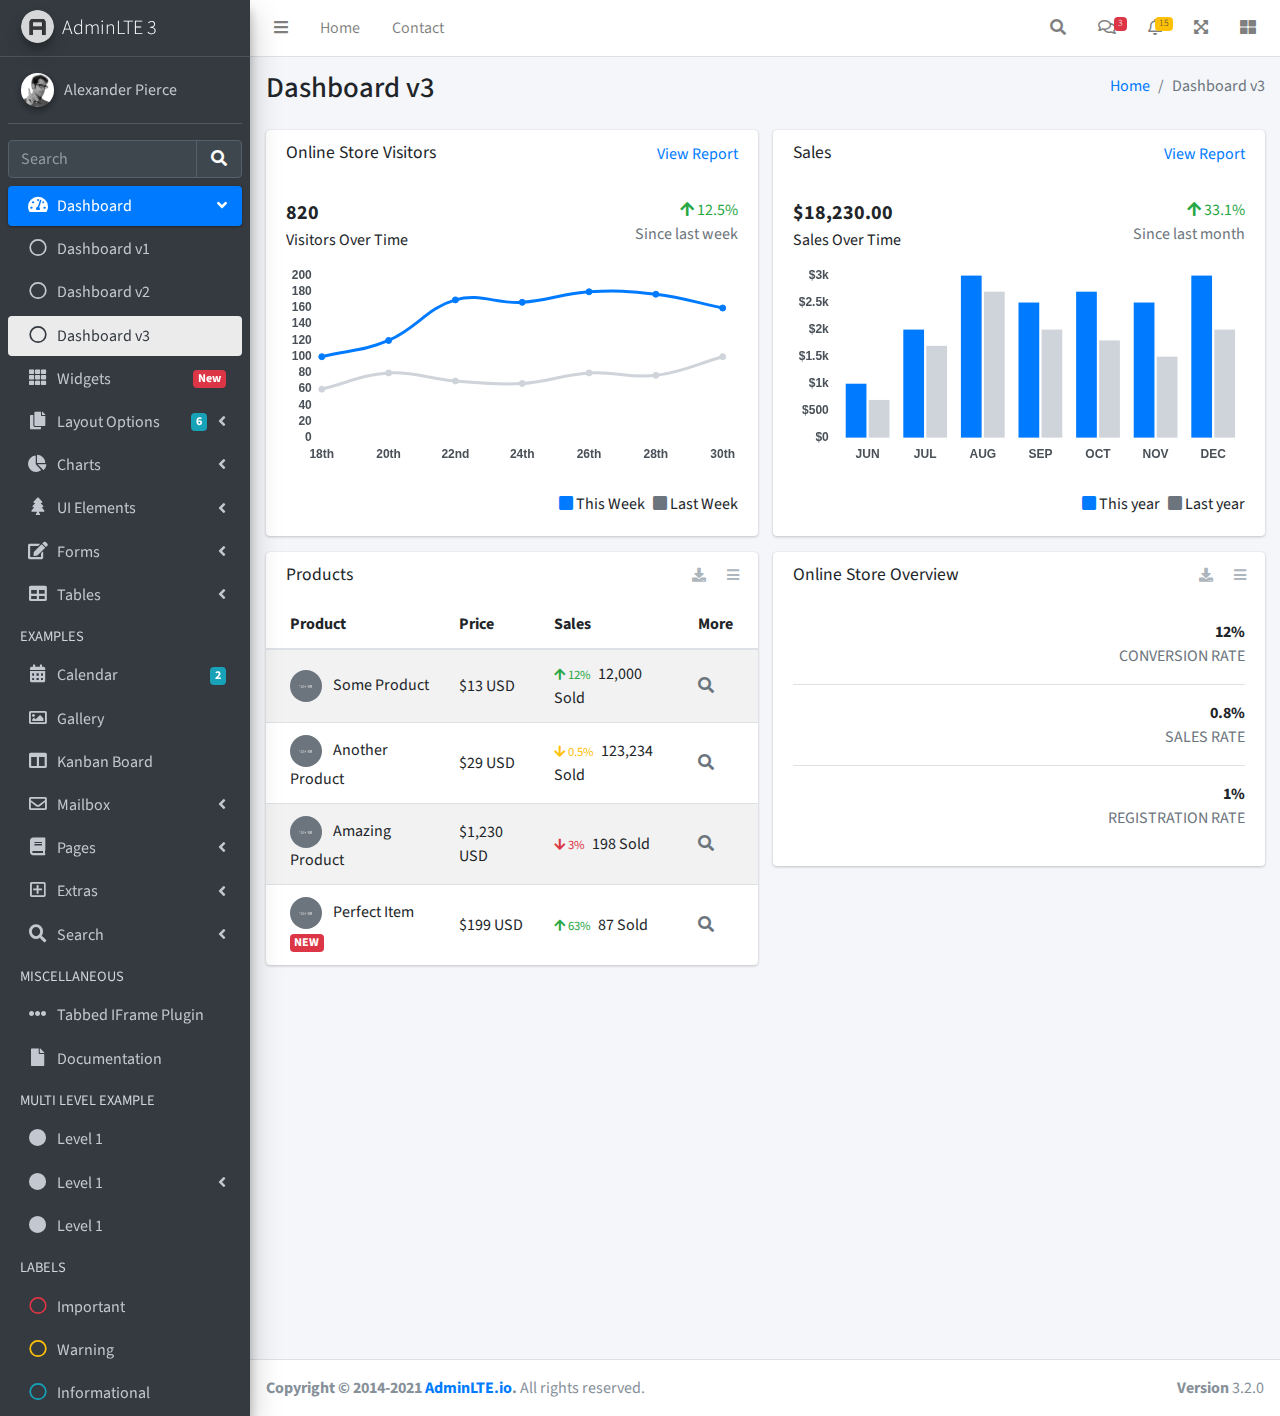
<file: resources/views/AdminLTE-3.2.0/index3.html>
<!DOCTYPE html>
<html lang="en">
<head>
  <meta charset="utf-8">
  <meta name="viewport" content="width=device-width, initial-scale=1">
  <title>AdminLTE 3 | Dashboard 3</title>

  <!-- Google Font: Source Sans Pro -->
  <link rel="stylesheet" href="https://fonts.googleapis.com/css?family=Source+Sans+Pro:300,400,400i,700&display=fallback">
  <!-- Font Awesome Icons -->
  <link rel="stylesheet" href="plugins/fontawesome-free/css/all.min.css">
  <!-- IonIcons -->
  <link rel="stylesheet" href="https://code.ionicframework.com/ionicons/2.0.1/css/ionicons.min.css">
  <!-- Theme style -->
  <link rel="stylesheet" href="dist/css/adminlte.min.css">
</head>
<!--
`body` tag options:

  Apply one or more of the following classes to to the body tag
  to get the desired effect

  * sidebar-collapse
  * sidebar-mini
-->
<body class="hold-transition sidebar-mini">
<div class="wrapper">
  <!-- Navbar -->
  <nav class="main-header navbar navbar-expand navbar-white navbar-light">
    <!-- Left navbar links -->
    <ul class="navbar-nav">
      <li class="nav-item">
        <a class="nav-link" data-widget="pushmenu" href="#" role="button"><i class="fas fa-bars"></i></a>
      </li>
      <li class="nav-item d-none d-sm-inline-block">
        <a href="index3.html" class="nav-link">Home</a>
      </li>
      <li class="nav-item d-none d-sm-inline-block">
        <a href="#" class="nav-link">Contact</a>
      </li>
    </ul>

    <!-- Right navbar links -->
    <ul class="navbar-nav ml-auto">
      <!-- Navbar Search -->
      <li class="nav-item">
        <a class="nav-link" data-widget="navbar-search" href="#" role="button">
          <i class="fas fa-search"></i>
        </a>
        <div class="navbar-search-block">
          <form class="form-inline">
            <div class="input-group input-group-sm">
              <input class="form-control form-control-navbar" type="search" placeholder="Search" aria-label="Search">
              <div class="input-group-append">
                <button class="btn btn-navbar" type="submit">
                  <i class="fas fa-search"></i>
                </button>
                <button class="btn btn-navbar" type="button" data-widget="navbar-search">
                  <i class="fas fa-times"></i>
                </button>
              </div>
            </div>
          </form>
        </div>
      </li>

      <!-- Messages Dropdown Menu -->
      <li class="nav-item dropdown">
        <a class="nav-link" data-toggle="dropdown" href="#">
          <i class="far fa-comments"></i>
          <span class="badge badge-danger navbar-badge">3</span>
        </a>
        <div class="dropdown-menu dropdown-menu-lg dropdown-menu-right">
          <a href="#" class="dropdown-item">
            <!-- Message Start -->
            <div class="media">
              <img src="dist/img/user1-128x128.jpg" alt="User Avatar" class="img-size-50 mr-3 img-circle">
              <div class="media-body">
                <h3 class="dropdown-item-title">
                  Brad Diesel
                  <span class="float-right text-sm text-danger"><i class="fas fa-star"></i></span>
                </h3>
                <p class="text-sm">Call me whenever you can...</p>
                <p class="text-sm text-muted"><i class="far fa-clock mr-1"></i> 4 Hours Ago</p>
              </div>
            </div>
            <!-- Message End -->
          </a>
          <div class="dropdown-divider"></div>
          <a href="#" class="dropdown-item">
            <!-- Message Start -->
            <div class="media">
              <img src="dist/img/user8-128x128.jpg" alt="User Avatar" class="img-size-50 img-circle mr-3">
              <div class="media-body">
                <h3 class="dropdown-item-title">
                  John Pierce
                  <span class="float-right text-sm text-muted"><i class="fas fa-star"></i></span>
                </h3>
                <p class="text-sm">I got your message bro</p>
                <p class="text-sm text-muted"><i class="far fa-clock mr-1"></i> 4 Hours Ago</p>
              </div>
            </div>
            <!-- Message End -->
          </a>
          <div class="dropdown-divider"></div>
          <a href="#" class="dropdown-item">
            <!-- Message Start -->
            <div class="media">
              <img src="dist/img/user3-128x128.jpg" alt="User Avatar" class="img-size-50 img-circle mr-3">
              <div class="media-body">
                <h3 class="dropdown-item-title">
                  Nora Silvester
                  <span class="float-right text-sm text-warning"><i class="fas fa-star"></i></span>
                </h3>
                <p class="text-sm">The subject goes here</p>
                <p class="text-sm text-muted"><i class="far fa-clock mr-1"></i> 4 Hours Ago</p>
              </div>
            </div>
            <!-- Message End -->
          </a>
          <div class="dropdown-divider"></div>
          <a href="#" class="dropdown-item dropdown-footer">See All Messages</a>
        </div>
      </li>
      <!-- Notifications Dropdown Menu -->
      <li class="nav-item dropdown">
        <a class="nav-link" data-toggle="dropdown" href="#">
          <i class="far fa-bell"></i>
          <span class="badge badge-warning navbar-badge">15</span>
        </a>
        <div class="dropdown-menu dropdown-menu-lg dropdown-menu-right">
          <span class="dropdown-item dropdown-header">15 Notifications</span>
          <div class="dropdown-divider"></div>
          <a href="#" class="dropdown-item">
            <i class="fas fa-envelope mr-2"></i> 4 new messages
            <span class="float-right text-muted text-sm">3 mins</span>
          </a>
          <div class="dropdown-divider"></div>
          <a href="#" class="dropdown-item">
            <i class="fas fa-users mr-2"></i> 8 friend requests
            <span class="float-right text-muted text-sm">12 hours</span>
          </a>
          <div class="dropdown-divider"></div>
          <a href="#" class="dropdown-item">
            <i class="fas fa-file mr-2"></i> 3 new reports
            <span class="float-right text-muted text-sm">2 days</span>
          </a>
          <div class="dropdown-divider"></div>
          <a href="#" class="dropdown-item dropdown-footer">See All Notifications</a>
        </div>
      </li>
      <li class="nav-item">
        <a class="nav-link" data-widget="fullscreen" href="#" role="button">
          <i class="fas fa-expand-arrows-alt"></i>
        </a>
      </li>
      <li class="nav-item">
        <a class="nav-link" data-widget="control-sidebar" data-slide="true" href="#" role="button">
          <i class="fas fa-th-large"></i>
        </a>
      </li>
    </ul>
  </nav>
  <!-- /.navbar -->

  <!-- Main Sidebar Container -->
  <aside class="main-sidebar sidebar-dark-primary elevation-4">
    <!-- Brand Logo -->
    <a href="index3.html" class="brand-link">
      <img src="dist/img/AdminLTELogo.png" alt="AdminLTE Logo" class="brand-image img-circle elevation-3" style="opacity: .8">
      <span class="brand-text font-weight-light">AdminLTE 3</span>
    </a>

    <!-- Sidebar -->
    <div class="sidebar">
      <!-- Sidebar user panel (optional) -->
      <div class="user-panel mt-3 pb-3 mb-3 d-flex">
        <div class="image">
          <img src="dist/img/user2-160x160.jpg" class="img-circle elevation-2" alt="User Image">
        </div>
        <div class="info">
          <a href="#" class="d-block">Alexander Pierce</a>
        </div>
      </div>

      <!-- SidebarSearch Form -->
      <div class="form-inline">
        <div class="input-group" data-widget="sidebar-search">
          <input class="form-control form-control-sidebar" type="search" placeholder="Search" aria-label="Search">
          <div class="input-group-append">
            <button class="btn btn-sidebar">
              <i class="fas fa-search fa-fw"></i>
            </button>
          </div>
        </div>
      </div>

      <!-- Sidebar Menu -->
      <nav class="mt-2">
        <ul class="nav nav-pills nav-sidebar flex-column" data-widget="treeview" role="menu" data-accordion="false">
          <!-- Add icons to the links using the .nav-icon class
               with font-awesome or any other icon font library -->
          <li class="nav-item menu-open">
            <a href="#" class="nav-link active">
              <i class="nav-icon fas fa-tachometer-alt"></i>
              <p>
                Dashboard
                <i class="right fas fa-angle-left"></i>
              </p>
            </a>
            <ul class="nav nav-treeview">
              <li class="nav-item">
                <a href="./index.html" class="nav-link">
                  <i class="far fa-circle nav-icon"></i>
                  <p>Dashboard v1</p>
                </a>
              </li>
              <li class="nav-item">
                <a href="./index2.html" class="nav-link">
                  <i class="far fa-circle nav-icon"></i>
                  <p>Dashboard v2</p>
                </a>
              </li>
              <li class="nav-item">
                <a href="./index3.html" class="nav-link active">
                  <i class="far fa-circle nav-icon"></i>
                  <p>Dashboard v3</p>
                </a>
              </li>
            </ul>
          </li>
          <li class="nav-item">
            <a href="pages/widgets.html" class="nav-link">
              <i class="nav-icon fas fa-th"></i>
              <p>
                Widgets
                <span class="right badge badge-danger">New</span>
              </p>
            </a>
          </li>
          <li class="nav-item">
            <a href="#" class="nav-link">
              <i class="nav-icon fas fa-copy"></i>
              <p>
                Layout Options
                <i class="fas fa-angle-left right"></i>
                <span class="badge badge-info right">6</span>
              </p>
            </a>
            <ul class="nav nav-treeview">
              <li class="nav-item">
                <a href="pages/layout/top-nav.html" class="nav-link">
                  <i class="far fa-circle nav-icon"></i>
                  <p>Top Navigation</p>
                </a>
              </li>
              <li class="nav-item">
                <a href="pages/layout/top-nav-sidebar.html" class="nav-link">
                  <i class="far fa-circle nav-icon"></i>
                  <p>Top Navigation + Sidebar</p>
                </a>
              </li>
              <li class="nav-item">
                <a href="pages/layout/boxed.html" class="nav-link">
                  <i class="far fa-circle nav-icon"></i>
                  <p>Boxed</p>
                </a>
              </li>
              <li class="nav-item">
                <a href="pages/layout/fixed-sidebar.html" class="nav-link">
                  <i class="far fa-circle nav-icon"></i>
                  <p>Fixed Sidebar</p>
                </a>
              </li>
              <li class="nav-item">
                <a href="pages/layout/fixed-sidebar-custom.html" class="nav-link">
                  <i class="far fa-circle nav-icon"></i>
                  <p>Fixed Sidebar <small>+ Custom Area</small></p>
                </a>
              </li>
              <li class="nav-item">
                <a href="pages/layout/fixed-topnav.html" class="nav-link">
                  <i class="far fa-circle nav-icon"></i>
                  <p>Fixed Navbar</p>
                </a>
              </li>
              <li class="nav-item">
                <a href="pages/layout/fixed-footer.html" class="nav-link">
                  <i class="far fa-circle nav-icon"></i>
                  <p>Fixed Footer</p>
                </a>
              </li>
              <li class="nav-item">
                <a href="pages/layout/collapsed-sidebar.html" class="nav-link">
                  <i class="far fa-circle nav-icon"></i>
                  <p>Collapsed Sidebar</p>
                </a>
              </li>
            </ul>
          </li>
          <li class="nav-item">
            <a href="#" class="nav-link">
              <i class="nav-icon fas fa-chart-pie"></i>
              <p>
                Charts
                <i class="right fas fa-angle-left"></i>
              </p>
            </a>
            <ul class="nav nav-treeview">
              <li class="nav-item">
                <a href="pages/charts/chartjs.html" class="nav-link">
                  <i class="far fa-circle nav-icon"></i>
                  <p>ChartJS</p>
                </a>
              </li>
              <li class="nav-item">
                <a href="pages/charts/flot.html" class="nav-link">
                  <i class="far fa-circle nav-icon"></i>
                  <p>Flot</p>
                </a>
              </li>
              <li class="nav-item">
                <a href="pages/charts/inline.html" class="nav-link">
                  <i class="far fa-circle nav-icon"></i>
                  <p>Inline</p>
                </a>
              </li>
              <li class="nav-item">
                <a href="pages/charts/uplot.html" class="nav-link">
                  <i class="far fa-circle nav-icon"></i>
                  <p>uPlot</p>
                </a>
              </li>
            </ul>
          </li>
          <li class="nav-item">
            <a href="#" class="nav-link">
              <i class="nav-icon fas fa-tree"></i>
              <p>
                UI Elements
                <i class="fas fa-angle-left right"></i>
              </p>
            </a>
            <ul class="nav nav-treeview">
              <li class="nav-item">
                <a href="pages/UI/general.html" class="nav-link">
                  <i class="far fa-circle nav-icon"></i>
                  <p>General</p>
                </a>
              </li>
              <li class="nav-item">
                <a href="pages/UI/icons.html" class="nav-link">
                  <i class="far fa-circle nav-icon"></i>
                  <p>Icons</p>
                </a>
              </li>
              <li class="nav-item">
                <a href="pages/UI/buttons.html" class="nav-link">
                  <i class="far fa-circle nav-icon"></i>
                  <p>Buttons</p>
                </a>
              </li>
              <li class="nav-item">
                <a href="pages/UI/sliders.html" class="nav-link">
                  <i class="far fa-circle nav-icon"></i>
                  <p>Sliders</p>
                </a>
              </li>
              <li class="nav-item">
                <a href="pages/UI/modals.html" class="nav-link">
                  <i class="far fa-circle nav-icon"></i>
                  <p>Modals & Alerts</p>
                </a>
              </li>
              <li class="nav-item">
                <a href="pages/UI/navbar.html" class="nav-link">
                  <i class="far fa-circle nav-icon"></i>
                  <p>Navbar & Tabs</p>
                </a>
              </li>
              <li class="nav-item">
                <a href="pages/UI/timeline.html" class="nav-link">
                  <i class="far fa-circle nav-icon"></i>
                  <p>Timeline</p>
                </a>
              </li>
              <li class="nav-item">
                <a href="pages/UI/ribbons.html" class="nav-link">
                  <i class="far fa-circle nav-icon"></i>
                  <p>Ribbons</p>
                </a>
              </li>
            </ul>
          </li>
          <li class="nav-item">
            <a href="#" class="nav-link">
              <i class="nav-icon fas fa-edit"></i>
              <p>
                Forms
                <i class="fas fa-angle-left right"></i>
              </p>
            </a>
            <ul class="nav nav-treeview">
              <li class="nav-item">
                <a href="pages/forms/general.html" class="nav-link">
                  <i class="far fa-circle nav-icon"></i>
                  <p>General Elements</p>
                </a>
              </li>
              <li class="nav-item">
                <a href="pages/forms/advanced.html" class="nav-link">
                  <i class="far fa-circle nav-icon"></i>
                  <p>Advanced Elements</p>
                </a>
              </li>
              <li class="nav-item">
                <a href="pages/forms/editors.html" class="nav-link">
                  <i class="far fa-circle nav-icon"></i>
                  <p>Editors</p>
                </a>
              </li>
              <li class="nav-item">
                <a href="pages/forms/validation.html" class="nav-link">
                  <i class="far fa-circle nav-icon"></i>
                  <p>Validation</p>
                </a>
              </li>
            </ul>
          </li>
          <li class="nav-item">
            <a href="#" class="nav-link">
              <i class="nav-icon fas fa-table"></i>
              <p>
                Tables
                <i class="fas fa-angle-left right"></i>
              </p>
            </a>
            <ul class="nav nav-treeview">
              <li class="nav-item">
                <a href="pages/tables/simple.html" class="nav-link">
                  <i class="far fa-circle nav-icon"></i>
                  <p>Simple Tables</p>
                </a>
              </li>
              <li class="nav-item">
                <a href="pages/tables/data.html" class="nav-link">
                  <i class="far fa-circle nav-icon"></i>
                  <p>DataTables</p>
                </a>
              </li>
              <li class="nav-item">
                <a href="pages/tables/jsgrid.html" class="nav-link">
                  <i class="far fa-circle nav-icon"></i>
                  <p>jsGrid</p>
                </a>
              </li>
            </ul>
          </li>
          <li class="nav-header">EXAMPLES</li>
          <li class="nav-item">
            <a href="pages/calendar.html" class="nav-link">
              <i class="nav-icon fas fa-calendar-alt"></i>
              <p>
                Calendar
                <span class="badge badge-info right">2</span>
              </p>
            </a>
          </li>
          <li class="nav-item">
            <a href="pages/gallery.html" class="nav-link">
              <i class="nav-icon far fa-image"></i>
              <p>
                Gallery
              </p>
            </a>
          </li>
          <li class="nav-item">
            <a href="pages/kanban.html" class="nav-link">
              <i class="nav-icon fas fa-columns"></i>
              <p>
                Kanban Board
              </p>
            </a>
          </li>
          <li class="nav-item">
            <a href="#" class="nav-link">
              <i class="nav-icon far fa-envelope"></i>
              <p>
                Mailbox
                <i class="fas fa-angle-left right"></i>
              </p>
            </a>
            <ul class="nav nav-treeview">
              <li class="nav-item">
                <a href="pages/mailbox/mailbox.html" class="nav-link">
                  <i class="far fa-circle nav-icon"></i>
                  <p>Inbox</p>
                </a>
              </li>
              <li class="nav-item">
                <a href="pages/mailbox/compose.html" class="nav-link">
                  <i class="far fa-circle nav-icon"></i>
                  <p>Compose</p>
                </a>
              </li>
              <li class="nav-item">
                <a href="pages/mailbox/read-mail.html" class="nav-link">
                  <i class="far fa-circle nav-icon"></i>
                  <p>Read</p>
                </a>
              </li>
            </ul>
          </li>
          <li class="nav-item">
            <a href="#" class="nav-link">
              <i class="nav-icon fas fa-book"></i>
              <p>
                Pages
                <i class="fas fa-angle-left right"></i>
              </p>
            </a>
            <ul class="nav nav-treeview">
              <li class="nav-item">
                <a href="pages/examples/invoice.html" class="nav-link">
                  <i class="far fa-circle nav-icon"></i>
                  <p>Invoice</p>
                </a>
              </li>
              <li class="nav-item">
                <a href="pages/examples/profile.html" class="nav-link">
                  <i class="far fa-circle nav-icon"></i>
                  <p>Profile</p>
                </a>
              </li>
              <li class="nav-item">
                <a href="pages/examples/e-commerce.html" class="nav-link">
                  <i class="far fa-circle nav-icon"></i>
                  <p>E-commerce</p>
                </a>
              </li>
              <li class="nav-item">
                <a href="pages/examples/projects.html" class="nav-link">
                  <i class="far fa-circle nav-icon"></i>
                  <p>Projects</p>
                </a>
              </li>
              <li class="nav-item">
                <a href="pages/examples/project-add.html" class="nav-link">
                  <i class="far fa-circle nav-icon"></i>
                  <p>Project Add</p>
                </a>
              </li>
              <li class="nav-item">
                <a href="pages/examples/project-edit.html" class="nav-link">
                  <i class="far fa-circle nav-icon"></i>
                  <p>Project Edit</p>
                </a>
              </li>
              <li class="nav-item">
                <a href="pages/examples/project-detail.html" class="nav-link">
                  <i class="far fa-circle nav-icon"></i>
                  <p>Project Detail</p>
                </a>
              </li>
              <li class="nav-item">
                <a href="pages/examples/contacts.html" class="nav-link">
                  <i class="far fa-circle nav-icon"></i>
                  <p>Contacts</p>
                </a>
              </li>
              <li class="nav-item">
                <a href="pages/examples/faq.html" class="nav-link">
                  <i class="far fa-circle nav-icon"></i>
                  <p>FAQ</p>
                </a>
              </li>
              <li class="nav-item">
                <a href="pages/examples/contact-us.html" class="nav-link">
                  <i class="far fa-circle nav-icon"></i>
                  <p>Contact us</p>
                </a>
              </li>
            </ul>
          </li>
          <li class="nav-item">
            <a href="#" class="nav-link">
              <i class="nav-icon far fa-plus-square"></i>
              <p>
                Extras
                <i class="fas fa-angle-left right"></i>
              </p>
            </a>
            <ul class="nav nav-treeview">
              <li class="nav-item">
                <a href="#" class="nav-link">
                  <i class="far fa-circle nav-icon"></i>
                  <p>
                    Login & Register v1
                    <i class="fas fa-angle-left right"></i>
                  </p>
                </a>
                <ul class="nav nav-treeview">
                  <li class="nav-item">
                    <a href="pages/examples/login.html" class="nav-link">
                      <i class="far fa-circle nav-icon"></i>
                      <p>Login v1</p>
                    </a>
                  </li>
                  <li class="nav-item">
                    <a href="pages/examples/register.html" class="nav-link">
                      <i class="far fa-circle nav-icon"></i>
                      <p>Register v1</p>
                    </a>
                  </li>
                  <li class="nav-item">
                    <a href="pages/examples/forgot-password.html" class="nav-link">
                      <i class="far fa-circle nav-icon"></i>
                      <p>Forgot Password v1</p>
                    </a>
                  </li>
                  <li class="nav-item">
                    <a href="pages/examples/recover-password.html" class="nav-link">
                      <i class="far fa-circle nav-icon"></i>
                      <p>Recover Password v1</p>
                    </a>
                  </li>
                </ul>
              </li>
              <li class="nav-item">
                <a href="#" class="nav-link">
                  <i class="far fa-circle nav-icon"></i>
                  <p>
                    Login & Register v2
                    <i class="fas fa-angle-left right"></i>
                  </p>
                </a>
                <ul class="nav nav-treeview">
                  <li class="nav-item">
                    <a href="pages/examples/login-v2.html" class="nav-link">
                      <i class="far fa-circle nav-icon"></i>
                      <p>Login v2</p>
                    </a>
                  </li>
                  <li class="nav-item">
                    <a href="pages/examples/register-v2.html" class="nav-link">
                      <i class="far fa-circle nav-icon"></i>
                      <p>Register v2</p>
                    </a>
                  </li>
                  <li class="nav-item">
                    <a href="pages/examples/forgot-password-v2.html" class="nav-link">
                      <i class="far fa-circle nav-icon"></i>
                      <p>Forgot Password v2</p>
                    </a>
                  </li>
                  <li class="nav-item">
                    <a href="pages/examples/recover-password-v2.html" class="nav-link">
                      <i class="far fa-circle nav-icon"></i>
                      <p>Recover Password v2</p>
                    </a>
                  </li>
                </ul>
              </li>
              <li class="nav-item">
                <a href="pages/examples/lockscreen.html" class="nav-link">
                  <i class="far fa-circle nav-icon"></i>
                  <p>Lockscreen</p>
                </a>
              </li>
              <li class="nav-item">
                <a href="pages/examples/legacy-user-menu.html" class="nav-link">
                  <i class="far fa-circle nav-icon"></i>
                  <p>Legacy User Menu</p>
                </a>
              </li>
              <li class="nav-item">
                <a href="pages/examples/language-menu.html" class="nav-link">
                  <i class="far fa-circle nav-icon"></i>
                  <p>Language Menu</p>
                </a>
              </li>
              <li class="nav-item">
                <a href="pages/examples/404.html" class="nav-link">
                  <i class="far fa-circle nav-icon"></i>
                  <p>Error 404</p>
                </a>
              </li>
              <li class="nav-item">
                <a href="pages/examples/500.html" class="nav-link">
                  <i class="far fa-circle nav-icon"></i>
                  <p>Error 500</p>
                </a>
              </li>
              <li class="nav-item">
                <a href="pages/examples/pace.html" class="nav-link">
                  <i class="far fa-circle nav-icon"></i>
                  <p>Pace</p>
                </a>
              </li>
              <li class="nav-item">
                <a href="pages/examples/blank.html" class="nav-link">
                  <i class="far fa-circle nav-icon"></i>
                  <p>Blank Page</p>
                </a>
              </li>
              <li class="nav-item">
                <a href="starter.html" class="nav-link">
                  <i class="far fa-circle nav-icon"></i>
                  <p>Starter Page</p>
                </a>
              </li>
            </ul>
          </li>
          <li class="nav-item">
            <a href="#" class="nav-link">
              <i class="nav-icon fas fa-search"></i>
              <p>
                Search
                <i class="fas fa-angle-left right"></i>
              </p>
            </a>
            <ul class="nav nav-treeview">
              <li class="nav-item">
                <a href="pages/search/simple.html" class="nav-link">
                  <i class="far fa-circle nav-icon"></i>
                  <p>Simple Search</p>
                </a>
              </li>
              <li class="nav-item">
                <a href="pages/search/enhanced.html" class="nav-link">
                  <i class="far fa-circle nav-icon"></i>
                  <p>Enhanced</p>
                </a>
              </li>
            </ul>
          </li>
          <li class="nav-header">MISCELLANEOUS</li>
          <li class="nav-item">
            <a href="iframe.html" class="nav-link">
              <i class="nav-icon fas fa-ellipsis-h"></i>
              <p>Tabbed IFrame Plugin</p>
            </a>
          </li>
          <li class="nav-item">
            <a href="https://adminlte.io/docs/3.1/" class="nav-link">
              <i class="nav-icon fas fa-file"></i>
              <p>Documentation</p>
            </a>
          </li>
          <li class="nav-header">MULTI LEVEL EXAMPLE</li>
          <li class="nav-item">
            <a href="#" class="nav-link">
              <i class="fas fa-circle nav-icon"></i>
              <p>Level 1</p>
            </a>
          </li>
          <li class="nav-item">
            <a href="#" class="nav-link">
              <i class="nav-icon fas fa-circle"></i>
              <p>
                Level 1
                <i class="right fas fa-angle-left"></i>
              </p>
            </a>
            <ul class="nav nav-treeview">
              <li class="nav-item">
                <a href="#" class="nav-link">
                  <i class="far fa-circle nav-icon"></i>
                  <p>Level 2</p>
                </a>
              </li>
              <li class="nav-item">
                <a href="#" class="nav-link">
                  <i class="far fa-circle nav-icon"></i>
                  <p>
                    Level 2
                    <i class="right fas fa-angle-left"></i>
                  </p>
                </a>
                <ul class="nav nav-treeview">
                  <li class="nav-item">
                    <a href="#" class="nav-link">
                      <i class="far fa-dot-circle nav-icon"></i>
                      <p>Level 3</p>
                    </a>
                  </li>
                  <li class="nav-item">
                    <a href="#" class="nav-link">
                      <i class="far fa-dot-circle nav-icon"></i>
                      <p>Level 3</p>
                    </a>
                  </li>
                  <li class="nav-item">
                    <a href="#" class="nav-link">
                      <i class="far fa-dot-circle nav-icon"></i>
                      <p>Level 3</p>
                    </a>
                  </li>
                </ul>
              </li>
              <li class="nav-item">
                <a href="#" class="nav-link">
                  <i class="far fa-circle nav-icon"></i>
                  <p>Level 2</p>
                </a>
              </li>
            </ul>
          </li>
          <li class="nav-item">
            <a href="#" class="nav-link">
              <i class="fas fa-circle nav-icon"></i>
              <p>Level 1</p>
            </a>
          </li>
          <li class="nav-header">LABELS</li>
          <li class="nav-item">
            <a href="#" class="nav-link">
              <i class="nav-icon far fa-circle text-danger"></i>
              <p class="text">Important</p>
            </a>
          </li>
          <li class="nav-item">
            <a href="#" class="nav-link">
              <i class="nav-icon far fa-circle text-warning"></i>
              <p>Warning</p>
            </a>
          </li>
          <li class="nav-item">
            <a href="#" class="nav-link">
              <i class="nav-icon far fa-circle text-info"></i>
              <p>Informational</p>
            </a>
          </li>
        </ul>
      </nav>
      <!-- /.sidebar-menu -->
    </div>
    <!-- /.sidebar -->
  </aside>

  <!-- Content Wrapper. Contains page content -->
  <div class="content-wrapper">
    <!-- Content Header (Page header) -->
    <div class="content-header">
      <div class="container-fluid">
        <div class="row mb-2">
          <div class="col-sm-6">
            <h1 class="m-0">Dashboard v3</h1>
          </div><!-- /.col -->
          <div class="col-sm-6">
            <ol class="breadcrumb float-sm-right">
              <li class="breadcrumb-item"><a href="#">Home</a></li>
              <li class="breadcrumb-item active">Dashboard v3</li>
            </ol>
          </div><!-- /.col -->
        </div><!-- /.row -->
      </div><!-- /.container-fluid -->
    </div>
    <!-- /.content-header -->

    <!-- Main content -->
    <div class="content">
      <div class="container-fluid">
        <div class="row">
          <div class="col-lg-6">
            <div class="card">
              <div class="card-header border-0">
                <div class="d-flex justify-content-between">
                  <h3 class="card-title">Online Store Visitors</h3>
                  <a href="javascript:void(0);">View Report</a>
                </div>
              </div>
              <div class="card-body">
                <div class="d-flex">
                  <p class="d-flex flex-column">
                    <span class="text-bold text-lg">820</span>
                    <span>Visitors Over Time</span>
                  </p>
                  <p class="ml-auto d-flex flex-column text-right">
                    <span class="text-success">
                      <i class="fas fa-arrow-up"></i> 12.5%
                    </span>
                    <span class="text-muted">Since last week</span>
                  </p>
                </div>
                <!-- /.d-flex -->

                <div class="position-relative mb-4">
                  <canvas id="visitors-chart" height="200"></canvas>
                </div>

                <div class="d-flex flex-row justify-content-end">
                  <span class="mr-2">
                    <i class="fas fa-square text-primary"></i> This Week
                  </span>

                  <span>
                    <i class="fas fa-square text-gray"></i> Last Week
                  </span>
                </div>
              </div>
            </div>
            <!-- /.card -->

            <div class="card">
              <div class="card-header border-0">
                <h3 class="card-title">Products</h3>
                <div class="card-tools">
                  <a href="#" class="btn btn-tool btn-sm">
                    <i class="fas fa-download"></i>
                  </a>
                  <a href="#" class="btn btn-tool btn-sm">
                    <i class="fas fa-bars"></i>
                  </a>
                </div>
              </div>
              <div class="card-body table-responsive p-0">
                <table class="table table-striped table-valign-middle">
                  <thead>
                  <tr>
                    <th>Product</th>
                    <th>Price</th>
                    <th>Sales</th>
                    <th>More</th>
                  </tr>
                  </thead>
                  <tbody>
                  <tr>
                    <td>
                      <img src="dist/img/default-150x150.png" alt="Product 1" class="img-circle img-size-32 mr-2">
                      Some Product
                    </td>
                    <td>$13 USD</td>
                    <td>
                      <small class="text-success mr-1">
                        <i class="fas fa-arrow-up"></i>
                        12%
                      </small>
                      12,000 Sold
                    </td>
                    <td>
                      <a href="#" class="text-muted">
                        <i class="fas fa-search"></i>
                      </a>
                    </td>
                  </tr>
                  <tr>
                    <td>
                      <img src="dist/img/default-150x150.png" alt="Product 1" class="img-circle img-size-32 mr-2">
                      Another Product
                    </td>
                    <td>$29 USD</td>
                    <td>
                      <small class="text-warning mr-1">
                        <i class="fas fa-arrow-down"></i>
                        0.5%
                      </small>
                      123,234 Sold
                    </td>
                    <td>
                      <a href="#" class="text-muted">
                        <i class="fas fa-search"></i>
                      </a>
                    </td>
                  </tr>
                  <tr>
                    <td>
                      <img src="dist/img/default-150x150.png" alt="Product 1" class="img-circle img-size-32 mr-2">
                      Amazing Product
                    </td>
                    <td>$1,230 USD</td>
                    <td>
                      <small class="text-danger mr-1">
                        <i class="fas fa-arrow-down"></i>
                        3%
                      </small>
                      198 Sold
                    </td>
                    <td>
                      <a href="#" class="text-muted">
                        <i class="fas fa-search"></i>
                      </a>
                    </td>
                  </tr>
                  <tr>
                    <td>
                      <img src="dist/img/default-150x150.png" alt="Product 1" class="img-circle img-size-32 mr-2">
                      Perfect Item
                      <span class="badge bg-danger">NEW</span>
                    </td>
                    <td>$199 USD</td>
                    <td>
                      <small class="text-success mr-1">
                        <i class="fas fa-arrow-up"></i>
                        63%
                      </small>
                      87 Sold
                    </td>
                    <td>
                      <a href="#" class="text-muted">
                        <i class="fas fa-search"></i>
                      </a>
                    </td>
                  </tr>
                  </tbody>
                </table>
              </div>
            </div>
            <!-- /.card -->
          </div>
          <!-- /.col-md-6 -->
          <div class="col-lg-6">
            <div class="card">
              <div class="card-header border-0">
                <div class="d-flex justify-content-between">
                  <h3 class="card-title">Sales</h3>
                  <a href="javascript:void(0);">View Report</a>
                </div>
              </div>
              <div class="card-body">
                <div class="d-flex">
                  <p class="d-flex flex-column">
                    <span class="text-bold text-lg">$18,230.00</span>
                    <span>Sales Over Time</span>
                  </p>
                  <p class="ml-auto d-flex flex-column text-right">
                    <span class="text-success">
                      <i class="fas fa-arrow-up"></i> 33.1%
                    </span>
                    <span class="text-muted">Since last month</span>
                  </p>
                </div>
                <!-- /.d-flex -->

                <div class="position-relative mb-4">
                  <canvas id="sales-chart" height="200"></canvas>
                </div>

                <div class="d-flex flex-row justify-content-end">
                  <span class="mr-2">
                    <i class="fas fa-square text-primary"></i> This year
                  </span>

                  <span>
                    <i class="fas fa-square text-gray"></i> Last year
                  </span>
                </div>
              </div>
            </div>
            <!-- /.card -->

            <div class="card">
              <div class="card-header border-0">
                <h3 class="card-title">Online Store Overview</h3>
                <div class="card-tools">
                  <a href="#" class="btn btn-sm btn-tool">
                    <i class="fas fa-download"></i>
                  </a>
                  <a href="#" class="btn btn-sm btn-tool">
                    <i class="fas fa-bars"></i>
                  </a>
                </div>
              </div>
              <div class="card-body">
                <div class="d-flex justify-content-between align-items-center border-bottom mb-3">
                  <p class="text-success text-xl">
                    <i class="ion ion-ios-refresh-empty"></i>
                  </p>
                  <p class="d-flex flex-column text-right">
                    <span class="font-weight-bold">
                      <i class="ion ion-android-arrow-up text-success"></i> 12%
                    </span>
                    <span class="text-muted">CONVERSION RATE</span>
                  </p>
                </div>
                <!-- /.d-flex -->
                <div class="d-flex justify-content-between align-items-center border-bottom mb-3">
                  <p class="text-warning text-xl">
                    <i class="ion ion-ios-cart-outline"></i>
                  </p>
                  <p class="d-flex flex-column text-right">
                    <span class="font-weight-bold">
                      <i class="ion ion-android-arrow-up text-warning"></i> 0.8%
                    </span>
                    <span class="text-muted">SALES RATE</span>
                  </p>
                </div>
                <!-- /.d-flex -->
                <div class="d-flex justify-content-between align-items-center mb-0">
                  <p class="text-danger text-xl">
                    <i class="ion ion-ios-people-outline"></i>
                  </p>
                  <p class="d-flex flex-column text-right">
                    <span class="font-weight-bold">
                      <i class="ion ion-android-arrow-down text-danger"></i> 1%
                    </span>
                    <span class="text-muted">REGISTRATION RATE</span>
                  </p>
                </div>
                <!-- /.d-flex -->
              </div>
            </div>
          </div>
          <!-- /.col-md-6 -->
        </div>
        <!-- /.row -->
      </div>
      <!-- /.container-fluid -->
    </div>
    <!-- /.content -->
  </div>
  <!-- /.content-wrapper -->

  <!-- Control Sidebar -->
  <aside class="control-sidebar control-sidebar-dark">
    <!-- Control sidebar content goes here -->
  </aside>
  <!-- /.control-sidebar -->

  <!-- Main Footer -->
  <footer class="main-footer">
    <strong>Copyright &copy; 2014-2021 <a href="https://adminlte.io">AdminLTE.io</a>.</strong>
    All rights reserved.
    <div class="float-right d-none d-sm-inline-block">
      <b>Version</b> 3.2.0
    </div>
  </footer>
</div>
<!-- ./wrapper -->

<!-- REQUIRED SCRIPTS -->

<!-- jQuery -->
<script src="plugins/jquery/jquery.min.js"></script>
<!-- Bootstrap -->
<script src="plugins/bootstrap/js/bootstrap.bundle.min.js"></script>
<!-- AdminLTE -->
<script src="dist/js/adminlte.js"></script>

<!-- OPTIONAL SCRIPTS -->
<script src="plugins/chart.js/Chart.min.js"></script>
<!-- AdminLTE for demo purposes -->
<script src="dist/js/demo.js"></script>
<!-- AdminLTE dashboard demo (This is only for demo purposes) -->
<script src="dist/js/pages/dashboard3.js"></script>
</body>
</html>
</file>
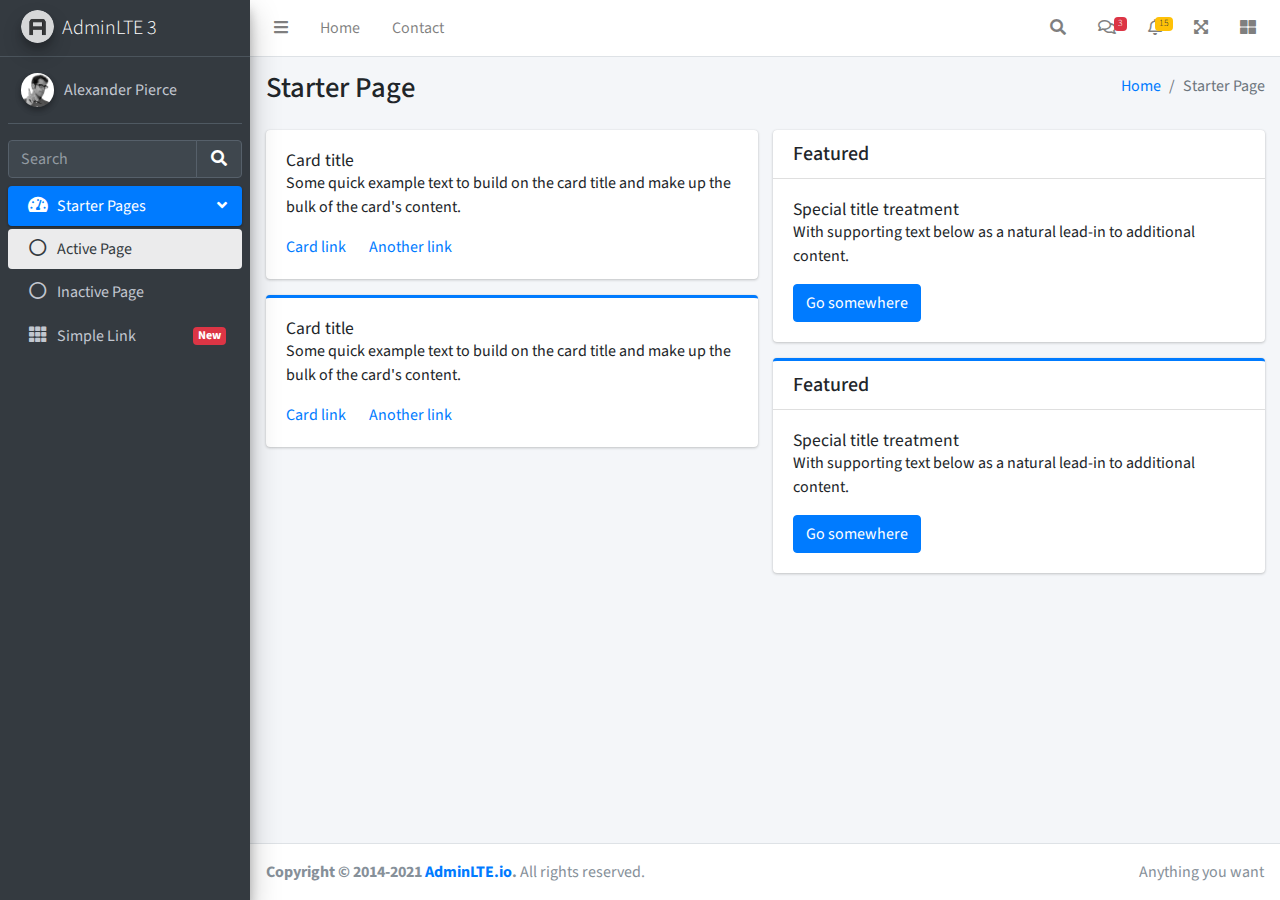
<file: resources/views/AdminLTE-3.2.0/starter.html>
<!DOCTYPE html>
<!--
This is a starter template page. Use this page to start your new project from
scratch. This page gets rid of all links and provides the needed markup only.
-->
<html lang="en">
<head>
  <meta charset="utf-8">
  <meta name="viewport" content="width=device-width, initial-scale=1">
  <title>AdminLTE 3 | Starter</title>

  <!-- Google Font: Source Sans Pro -->
  <link rel="stylesheet" href="https://fonts.googleapis.com/css?family=Source+Sans+Pro:300,400,400i,700&display=fallback">
  <!-- Font Awesome Icons -->
  <link rel="stylesheet" href="plugins/fontawesome-free/css/all.min.css">
  <!-- Theme style -->
  <link rel="stylesheet" href="dist/css/adminlte.min.css">
</head>
<body class="hold-transition sidebar-mini">
<div class="wrapper">

  <!-- Navbar -->
  <nav class="main-header navbar navbar-expand navbar-white navbar-light">
    <!-- Left navbar links -->
    <ul class="navbar-nav">
      <li class="nav-item">
        <a class="nav-link" data-widget="pushmenu" href="#" role="button"><i class="fas fa-bars"></i></a>
      </li>
      <li class="nav-item d-none d-sm-inline-block">
        <a href="index3.html" class="nav-link">Home</a>
      </li>
      <li class="nav-item d-none d-sm-inline-block">
        <a href="#" class="nav-link">Contact</a>
      </li>
    </ul>

    <!-- Right navbar links -->
    <ul class="navbar-nav ml-auto">
      <!-- Navbar Search -->
      <li class="nav-item">
        <a class="nav-link" data-widget="navbar-search" href="#" role="button">
          <i class="fas fa-search"></i>
        </a>
        <div class="navbar-search-block">
          <form class="form-inline">
            <div class="input-group input-group-sm">
              <input class="form-control form-control-navbar" type="search" placeholder="Search" aria-label="Search">
              <div class="input-group-append">
                <button class="btn btn-navbar" type="submit">
                  <i class="fas fa-search"></i>
                </button>
                <button class="btn btn-navbar" type="button" data-widget="navbar-search">
                  <i class="fas fa-times"></i>
                </button>
              </div>
            </div>
          </form>
        </div>
      </li>

      <!-- Messages Dropdown Menu -->
      <li class="nav-item dropdown">
        <a class="nav-link" data-toggle="dropdown" href="#">
          <i class="far fa-comments"></i>
          <span class="badge badge-danger navbar-badge">3</span>
        </a>
        <div class="dropdown-menu dropdown-menu-lg dropdown-menu-right">
          <a href="#" class="dropdown-item">
            <!-- Message Start -->
            <div class="media">
              <img src="dist/img/user1-128x128.jpg" alt="User Avatar" class="img-size-50 mr-3 img-circle">
              <div class="media-body">
                <h3 class="dropdown-item-title">
                  Brad Diesel
                  <span class="float-right text-sm text-danger"><i class="fas fa-star"></i></span>
                </h3>
                <p class="text-sm">Call me whenever you can...</p>
                <p class="text-sm text-muted"><i class="far fa-clock mr-1"></i> 4 Hours Ago</p>
              </div>
            </div>
            <!-- Message End -->
          </a>
          <div class="dropdown-divider"></div>
          <a href="#" class="dropdown-item">
            <!-- Message Start -->
            <div class="media">
              <img src="dist/img/user8-128x128.jpg" alt="User Avatar" class="img-size-50 img-circle mr-3">
              <div class="media-body">
                <h3 class="dropdown-item-title">
                  John Pierce
                  <span class="float-right text-sm text-muted"><i class="fas fa-star"></i></span>
                </h3>
                <p class="text-sm">I got your message bro</p>
                <p class="text-sm text-muted"><i class="far fa-clock mr-1"></i> 4 Hours Ago</p>
              </div>
            </div>
            <!-- Message End -->
          </a>
          <div class="dropdown-divider"></div>
          <a href="#" class="dropdown-item">
            <!-- Message Start -->
            <div class="media">
              <img src="dist/img/user3-128x128.jpg" alt="User Avatar" class="img-size-50 img-circle mr-3">
              <div class="media-body">
                <h3 class="dropdown-item-title">
                  Nora Silvester
                  <span class="float-right text-sm text-warning"><i class="fas fa-star"></i></span>
                </h3>
                <p class="text-sm">The subject goes here</p>
                <p class="text-sm text-muted"><i class="far fa-clock mr-1"></i> 4 Hours Ago</p>
              </div>
            </div>
            <!-- Message End -->
          </a>
          <div class="dropdown-divider"></div>
          <a href="#" class="dropdown-item dropdown-footer">See All Messages</a>
        </div>
      </li>
      <!-- Notifications Dropdown Menu -->
      <li class="nav-item dropdown">
        <a class="nav-link" data-toggle="dropdown" href="#">
          <i class="far fa-bell"></i>
          <span class="badge badge-warning navbar-badge">15</span>
        </a>
        <div class="dropdown-menu dropdown-menu-lg dropdown-menu-right">
          <span class="dropdown-header">15 Notifications</span>
          <div class="dropdown-divider"></div>
          <a href="#" class="dropdown-item">
            <i class="fas fa-envelope mr-2"></i> 4 new messages
            <span class="float-right text-muted text-sm">3 mins</span>
          </a>
          <div class="dropdown-divider"></div>
          <a href="#" class="dropdown-item">
            <i class="fas fa-users mr-2"></i> 8 friend requests
            <span class="float-right text-muted text-sm">12 hours</span>
          </a>
          <div class="dropdown-divider"></div>
          <a href="#" class="dropdown-item">
            <i class="fas fa-file mr-2"></i> 3 new reports
            <span class="float-right text-muted text-sm">2 days</span>
          </a>
          <div class="dropdown-divider"></div>
          <a href="#" class="dropdown-item dropdown-footer">See All Notifications</a>
        </div>
      </li>
      <li class="nav-item">
        <a class="nav-link" data-widget="fullscreen" href="#" role="button">
          <i class="fas fa-expand-arrows-alt"></i>
        </a>
      </li>
      <li class="nav-item">
        <a class="nav-link" data-widget="control-sidebar" data-slide="true" href="#" role="button">
          <i class="fas fa-th-large"></i>
        </a>
      </li>
    </ul>
  </nav>
  <!-- /.navbar -->

  <!-- Main Sidebar Container -->
  <aside class="main-sidebar sidebar-dark-primary elevation-4">
    <!-- Brand Logo -->
    <a href="index3.html" class="brand-link">
      <img src="dist/img/AdminLTELogo.png" alt="AdminLTE Logo" class="brand-image img-circle elevation-3" style="opacity: .8">
      <span class="brand-text font-weight-light">AdminLTE 3</span>
    </a>

    <!-- Sidebar -->
    <div class="sidebar">
      <!-- Sidebar user panel (optional) -->
      <div class="user-panel mt-3 pb-3 mb-3 d-flex">
        <div class="image">
          <img src="dist/img/user2-160x160.jpg" class="img-circle elevation-2" alt="User Image">
        </div>
        <div class="info">
          <a href="#" class="d-block">Alexander Pierce</a>
        </div>
      </div>

      <!-- SidebarSearch Form -->
      <div class="form-inline">
        <div class="input-group" data-widget="sidebar-search">
          <input class="form-control form-control-sidebar" type="search" placeholder="Search" aria-label="Search">
          <div class="input-group-append">
            <button class="btn btn-sidebar">
              <i class="fas fa-search fa-fw"></i>
            </button>
          </div>
        </div>
      </div>

      <!-- Sidebar Menu -->
      <nav class="mt-2">
        <ul class="nav nav-pills nav-sidebar flex-column" data-widget="treeview" role="menu" data-accordion="false">
          <!-- Add icons to the links using the .nav-icon class
               with font-awesome or any other icon font library -->
          <li class="nav-item menu-open">
            <a href="#" class="nav-link active">
              <i class="nav-icon fas fa-tachometer-alt"></i>
              <p>
                Starter Pages
                <i class="right fas fa-angle-left"></i>
              </p>
            </a>
            <ul class="nav nav-treeview">
              <li class="nav-item">
                <a href="#" class="nav-link active">
                  <i class="far fa-circle nav-icon"></i>
                  <p>Active Page</p>
                </a>
              </li>
              <li class="nav-item">
                <a href="#" class="nav-link">
                  <i class="far fa-circle nav-icon"></i>
                  <p>Inactive Page</p>
                </a>
              </li>
            </ul>
          </li>
          <li class="nav-item">
            <a href="#" class="nav-link">
              <i class="nav-icon fas fa-th"></i>
              <p>
                Simple Link
                <span class="right badge badge-danger">New</span>
              </p>
            </a>
          </li>
        </ul>
      </nav>
      <!-- /.sidebar-menu -->
    </div>
    <!-- /.sidebar -->
  </aside>

  <!-- Content Wrapper. Contains page content -->
  <div class="content-wrapper">
    <!-- Content Header (Page header) -->
    <div class="content-header">
      <div class="container-fluid">
        <div class="row mb-2">
          <div class="col-sm-6">
            <h1 class="m-0">Starter Page</h1>
          </div><!-- /.col -->
          <div class="col-sm-6">
            <ol class="breadcrumb float-sm-right">
              <li class="breadcrumb-item"><a href="#">Home</a></li>
              <li class="breadcrumb-item active">Starter Page</li>
            </ol>
          </div><!-- /.col -->
        </div><!-- /.row -->
      </div><!-- /.container-fluid -->
    </div>
    <!-- /.content-header -->

    <!-- Main content -->
    <div class="content">
      <div class="container-fluid">
        <div class="row">
          <div class="col-lg-6">
            <div class="card">
              <div class="card-body">
                <h5 class="card-title">Card title</h5>

                <p class="card-text">
                  Some quick example text to build on the card title and make up the bulk of the card's
                  content.
                </p>

                <a href="#" class="card-link">Card link</a>
                <a href="#" class="card-link">Another link</a>
              </div>
            </div>

            <div class="card card-primary card-outline">
              <div class="card-body">
                <h5 class="card-title">Card title</h5>

                <p class="card-text">
                  Some quick example text to build on the card title and make up the bulk of the card's
                  content.
                </p>
                <a href="#" class="card-link">Card link</a>
                <a href="#" class="card-link">Another link</a>
              </div>
            </div><!-- /.card -->
          </div>
          <!-- /.col-md-6 -->
          <div class="col-lg-6">
            <div class="card">
              <div class="card-header">
                <h5 class="m-0">Featured</h5>
              </div>
              <div class="card-body">
                <h6 class="card-title">Special title treatment</h6>

                <p class="card-text">With supporting text below as a natural lead-in to additional content.</p>
                <a href="#" class="btn btn-primary">Go somewhere</a>
              </div>
            </div>

            <div class="card card-primary card-outline">
              <div class="card-header">
                <h5 class="m-0">Featured</h5>
              </div>
              <div class="card-body">
                <h6 class="card-title">Special title treatment</h6>

                <p class="card-text">With supporting text below as a natural lead-in to additional content.</p>
                <a href="#" class="btn btn-primary">Go somewhere</a>
              </div>
            </div>
          </div>
          <!-- /.col-md-6 -->
        </div>
        <!-- /.row -->
      </div><!-- /.container-fluid -->
    </div>
    <!-- /.content -->
  </div>
  <!-- /.content-wrapper -->

  <!-- Control Sidebar -->
  <aside class="control-sidebar control-sidebar-dark">
    <!-- Control sidebar content goes here -->
    <div class="p-3">
      <h5>Title</h5>
      <p>Sidebar content</p>
    </div>
  </aside>
  <!-- /.control-sidebar -->

  <!-- Main Footer -->
  <footer class="main-footer">
    <!-- To the right -->
    <div class="float-right d-none d-sm-inline">
      Anything you want
    </div>
    <!-- Default to the left -->
    <strong>Copyright &copy; 2014-2021 <a href="https://adminlte.io">AdminLTE.io</a>.</strong> All rights reserved.
  </footer>
</div>
<!-- ./wrapper -->

<!-- REQUIRED SCRIPTS -->

<!-- jQuery -->
<script src="plugins/jquery/jquery.min.js"></script>
<!-- Bootstrap 4 -->
<script src="plugins/bootstrap/js/bootstrap.bundle.min.js"></script>
<!-- AdminLTE App -->
<script src="dist/js/adminlte.min.js"></script>
</body>
</html>
</file>
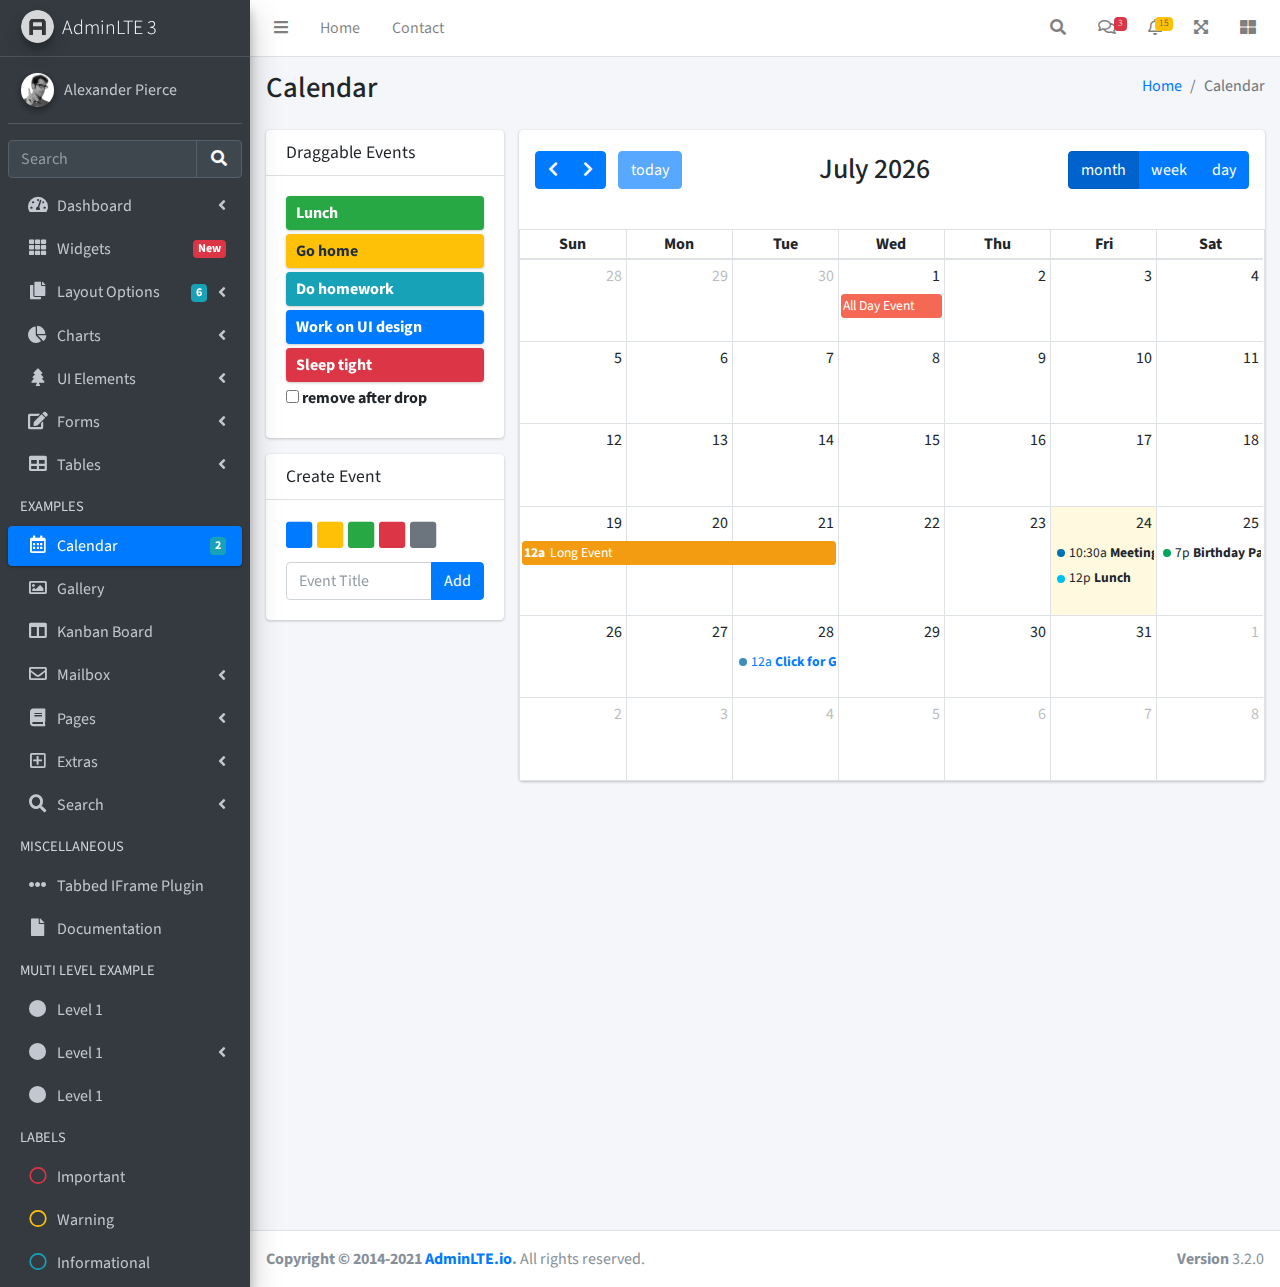
<file: resources/views/AdminLTE-3.2.0/pages/calendar.html>
<!DOCTYPE html>
<html lang="en">
<head>
  <meta charset="utf-8">
  <meta name="viewport" content="width=device-width, initial-scale=1">
  <title>AdminLTE 3 | Calendar</title>

  <!-- Google Font: Source Sans Pro -->
  <link rel="stylesheet" href="https://fonts.googleapis.com/css?family=Source+Sans+Pro:300,400,400i,700&display=fallback">
  <!-- Font Awesome -->
  <link rel="stylesheet" href="../plugins/fontawesome-free/css/all.min.css">
  <!-- fullCalendar -->
  <link rel="stylesheet" href="../plugins/fullcalendar/main.css">
  <!-- Theme style -->
  <link rel="stylesheet" href="../dist/css/adminlte.min.css">
</head>
<body class="hold-transition sidebar-mini">
<div class="wrapper">
  <!-- Navbar -->
  <nav class="main-header navbar navbar-expand navbar-white navbar-light">
    <!-- Left navbar links -->
    <ul class="navbar-nav">
      <li class="nav-item">
        <a class="nav-link" data-widget="pushmenu" href="#" role="button"><i class="fas fa-bars"></i></a>
      </li>
      <li class="nav-item d-none d-sm-inline-block">
        <a href="../index3.html" class="nav-link">Home</a>
      </li>
      <li class="nav-item d-none d-sm-inline-block">
        <a href="#" class="nav-link">Contact</a>
      </li>
    </ul>

    <!-- Right navbar links -->
    <ul class="navbar-nav ml-auto">
      <!-- Navbar Search -->
      <li class="nav-item">
        <a class="nav-link" data-widget="navbar-search" href="#" role="button">
          <i class="fas fa-search"></i>
        </a>
        <div class="navbar-search-block">
          <form class="form-inline">
            <div class="input-group input-group-sm">
              <input class="form-control form-control-navbar" type="search" placeholder="Search" aria-label="Search">
              <div class="input-group-append">
                <button class="btn btn-navbar" type="submit">
                  <i class="fas fa-search"></i>
                </button>
                <button class="btn btn-navbar" type="button" data-widget="navbar-search">
                  <i class="fas fa-times"></i>
                </button>
              </div>
            </div>
          </form>
        </div>
      </li>

      <!-- Messages Dropdown Menu -->
      <li class="nav-item dropdown">
        <a class="nav-link" data-toggle="dropdown" href="#">
          <i class="far fa-comments"></i>
          <span class="badge badge-danger navbar-badge">3</span>
        </a>
        <div class="dropdown-menu dropdown-menu-lg dropdown-menu-right">
          <a href="#" class="dropdown-item">
            <!-- Message Start -->
            <div class="media">
              <img src="../dist/img/user1-128x128.jpg" alt="User Avatar" class="img-size-50 mr-3 img-circle">
              <div class="media-body">
                <h3 class="dropdown-item-title">
                  Brad Diesel
                  <span class="float-right text-sm text-danger"><i class="fas fa-star"></i></span>
                </h3>
                <p class="text-sm">Call me whenever you can...</p>
                <p class="text-sm text-muted"><i class="far fa-clock mr-1"></i> 4 Hours Ago</p>
              </div>
            </div>
            <!-- Message End -->
          </a>
          <div class="dropdown-divider"></div>
          <a href="#" class="dropdown-item">
            <!-- Message Start -->
            <div class="media">
              <img src="../dist/img/user8-128x128.jpg" alt="User Avatar" class="img-size-50 img-circle mr-3">
              <div class="media-body">
                <h3 class="dropdown-item-title">
                  John Pierce
                  <span class="float-right text-sm text-muted"><i class="fas fa-star"></i></span>
                </h3>
                <p class="text-sm">I got your message bro</p>
                <p class="text-sm text-muted"><i class="far fa-clock mr-1"></i> 4 Hours Ago</p>
              </div>
            </div>
            <!-- Message End -->
          </a>
          <div class="dropdown-divider"></div>
          <a href="#" class="dropdown-item">
            <!-- Message Start -->
            <div class="media">
              <img src="../dist/img/user3-128x128.jpg" alt="User Avatar" class="img-size-50 img-circle mr-3">
              <div class="media-body">
                <h3 class="dropdown-item-title">
                  Nora Silvester
                  <span class="float-right text-sm text-warning"><i class="fas fa-star"></i></span>
                </h3>
                <p class="text-sm">The subject goes here</p>
                <p class="text-sm text-muted"><i class="far fa-clock mr-1"></i> 4 Hours Ago</p>
              </div>
            </div>
            <!-- Message End -->
          </a>
          <div class="dropdown-divider"></div>
          <a href="#" class="dropdown-item dropdown-footer">See All Messages</a>
        </div>
      </li>
      <!-- Notifications Dropdown Menu -->
      <li class="nav-item dropdown">
        <a class="nav-link" data-toggle="dropdown" href="#">
          <i class="far fa-bell"></i>
          <span class="badge badge-warning navbar-badge">15</span>
        </a>
        <div class="dropdown-menu dropdown-menu-lg dropdown-menu-right">
          <span class="dropdown-item dropdown-header">15 Notifications</span>
          <div class="dropdown-divider"></div>
          <a href="#" class="dropdown-item">
            <i class="fas fa-envelope mr-2"></i> 4 new messages
            <span class="float-right text-muted text-sm">3 mins</span>
          </a>
          <div class="dropdown-divider"></div>
          <a href="#" class="dropdown-item">
            <i class="fas fa-users mr-2"></i> 8 friend requests
            <span class="float-right text-muted text-sm">12 hours</span>
          </a>
          <div class="dropdown-divider"></div>
          <a href="#" class="dropdown-item">
            <i class="fas fa-file mr-2"></i> 3 new reports
            <span class="float-right text-muted text-sm">2 days</span>
          </a>
          <div class="dropdown-divider"></div>
          <a href="#" class="dropdown-item dropdown-footer">See All Notifications</a>
        </div>
      </li>
      <li class="nav-item">
        <a class="nav-link" data-widget="fullscreen" href="#" role="button">
          <i class="fas fa-expand-arrows-alt"></i>
        </a>
      </li>
      <li class="nav-item">
        <a class="nav-link" data-widget="control-sidebar" data-slide="true" href="#" role="button">
          <i class="fas fa-th-large"></i>
        </a>
      </li>
    </ul>
  </nav>
  <!-- /.navbar -->

  <!-- Main Sidebar Container -->
  <aside class="main-sidebar sidebar-dark-primary elevation-4">
    <!-- Brand Logo -->
    <a href="../index3.html" class="brand-link">
      <img src="../dist/img/AdminLTELogo.png" alt="AdminLTE Logo" class="brand-image img-circle elevation-3" style="opacity: .8">
      <span class="brand-text font-weight-light">AdminLTE 3</span>
    </a>

    <!-- Sidebar -->
    <div class="sidebar">
      <!-- Sidebar user panel (optional) -->
      <div class="user-panel mt-3 pb-3 mb-3 d-flex">
        <div class="image">
          <img src="../dist/img/user2-160x160.jpg" class="img-circle elevation-2" alt="User Image">
        </div>
        <div class="info">
          <a href="#" class="d-block">Alexander Pierce</a>
        </div>
      </div>

      <!-- SidebarSearch Form -->
      <div class="form-inline">
        <div class="input-group" data-widget="sidebar-search">
          <input class="form-control form-control-sidebar" type="search" placeholder="Search" aria-label="Search">
          <div class="input-group-append">
            <button class="btn btn-sidebar">
              <i class="fas fa-search fa-fw"></i>
            </button>
          </div>
        </div>
      </div>

      <!-- Sidebar Menu -->
      <nav class="mt-2">
        <ul class="nav nav-pills nav-sidebar flex-column" data-widget="treeview" role="menu" data-accordion="false">
          <!-- Add icons to the links using the .nav-icon class
               with font-awesome or any other icon font library -->
          <li class="nav-item">
            <a href="#" class="nav-link">
              <i class="nav-icon fas fa-tachometer-alt"></i>
              <p>
                Dashboard
                <i class="right fas fa-angle-left"></i>
              </p>
            </a>
            <ul class="nav nav-treeview">
              <li class="nav-item">
                <a href="../index.html" class="nav-link">
                  <i class="far fa-circle nav-icon"></i>
                  <p>Dashboard v1</p>
                </a>
              </li>
              <li class="nav-item">
                <a href="../index2.html" class="nav-link">
                  <i class="far fa-circle nav-icon"></i>
                  <p>Dashboard v2</p>
                </a>
              </li>
              <li class="nav-item">
                <a href="../index3.html" class="nav-link">
                  <i class="far fa-circle nav-icon"></i>
                  <p>Dashboard v3</p>
                </a>
              </li>
            </ul>
          </li>
          <li class="nav-item">
            <a href="widgets.html" class="nav-link">
              <i class="nav-icon fas fa-th"></i>
              <p>
                Widgets
                <span class="right badge badge-danger">New</span>
              </p>
            </a>
          </li>
          <li class="nav-item">
            <a href="#" class="nav-link">
              <i class="nav-icon fas fa-copy"></i>
              <p>
                Layout Options
                <i class="fas fa-angle-left right"></i>
                <span class="badge badge-info right">6</span>
              </p>
            </a>
            <ul class="nav nav-treeview">
              <li class="nav-item">
                <a href="layout/top-nav.html" class="nav-link">
                  <i class="far fa-circle nav-icon"></i>
                  <p>Top Navigation</p>
                </a>
              </li>
              <li class="nav-item">
                <a href="layout/top-nav-sidebar.html" class="nav-link">
                  <i class="far fa-circle nav-icon"></i>
                  <p>Top Navigation + Sidebar</p>
                </a>
              </li>
              <li class="nav-item">
                <a href="layout/boxed.html" class="nav-link">
                  <i class="far fa-circle nav-icon"></i>
                  <p>Boxed</p>
                </a>
              </li>
              <li class="nav-item">
                <a href="layout/fixed-sidebar.html" class="nav-link">
                  <i class="far fa-circle nav-icon"></i>
                  <p>Fixed Sidebar</p>
                </a>
              </li>
              <li class="nav-item">
                <a href="layout/fixed-sidebar-custom.html" class="nav-link">
                  <i class="far fa-circle nav-icon"></i>
                  <p>Fixed Sidebar <small>+ Custom Area</small></p>
                </a>
              </li>
              <li class="nav-item">
                <a href="layout/fixed-topnav.html" class="nav-link">
                  <i class="far fa-circle nav-icon"></i>
                  <p>Fixed Navbar</p>
                </a>
              </li>
              <li class="nav-item">
                <a href="layout/fixed-footer.html" class="nav-link">
                  <i class="far fa-circle nav-icon"></i>
                  <p>Fixed Footer</p>
                </a>
              </li>
              <li class="nav-item">
                <a href="layout/collapsed-sidebar.html" class="nav-link">
                  <i class="far fa-circle nav-icon"></i>
                  <p>Collapsed Sidebar</p>
                </a>
              </li>
            </ul>
          </li>
          <li class="nav-item">
            <a href="#" class="nav-link">
              <i class="nav-icon fas fa-chart-pie"></i>
              <p>
                Charts
                <i class="right fas fa-angle-left"></i>
              </p>
            </a>
            <ul class="nav nav-treeview">
              <li class="nav-item">
                <a href="charts/chartjs.html" class="nav-link">
                  <i class="far fa-circle nav-icon"></i>
                  <p>ChartJS</p>
                </a>
              </li>
              <li class="nav-item">
                <a href="charts/flot.html" class="nav-link">
                  <i class="far fa-circle nav-icon"></i>
                  <p>Flot</p>
                </a>
              </li>
              <li class="nav-item">
                <a href="charts/inline.html" class="nav-link">
                  <i class="far fa-circle nav-icon"></i>
                  <p>Inline</p>
                </a>
              </li>
              <li class="nav-item">
                <a href="charts/uplot.html" class="nav-link">
                  <i class="far fa-circle nav-icon"></i>
                  <p>uPlot</p>
                </a>
              </li>
            </ul>
          </li>
          <li class="nav-item">
            <a href="#" class="nav-link">
              <i class="nav-icon fas fa-tree"></i>
              <p>
                UI Elements
                <i class="fas fa-angle-left right"></i>
              </p>
            </a>
            <ul class="nav nav-treeview">
              <li class="nav-item">
                <a href="UI/general.html" class="nav-link">
                  <i class="far fa-circle nav-icon"></i>
                  <p>General</p>
                </a>
              </li>
              <li class="nav-item">
                <a href="UI/icons.html" class="nav-link">
                  <i class="far fa-circle nav-icon"></i>
                  <p>Icons</p>
                </a>
              </li>
              <li class="nav-item">
                <a href="UI/buttons.html" class="nav-link">
                  <i class="far fa-circle nav-icon"></i>
                  <p>Buttons</p>
                </a>
              </li>
              <li class="nav-item">
                <a href="UI/sliders.html" class="nav-link">
                  <i class="far fa-circle nav-icon"></i>
                  <p>Sliders</p>
                </a>
              </li>
              <li class="nav-item">
                <a href="UI/modals.html" class="nav-link">
                  <i class="far fa-circle nav-icon"></i>
                  <p>Modals & Alerts</p>
                </a>
              </li>
              <li class="nav-item">
                <a href="UI/navbar.html" class="nav-link">
                  <i class="far fa-circle nav-icon"></i>
                  <p>Navbar & Tabs</p>
                </a>
              </li>
              <li class="nav-item">
                <a href="UI/timeline.html" class="nav-link">
                  <i class="far fa-circle nav-icon"></i>
                  <p>Timeline</p>
                </a>
              </li>
              <li class="nav-item">
                <a href="UI/ribbons.html" class="nav-link">
                  <i class="far fa-circle nav-icon"></i>
                  <p>Ribbons</p>
                </a>
              </li>
            </ul>
          </li>
          <li class="nav-item">
            <a href="#" class="nav-link">
              <i class="nav-icon fas fa-edit"></i>
              <p>
                Forms
                <i class="fas fa-angle-left right"></i>
              </p>
            </a>
            <ul class="nav nav-treeview">
              <li class="nav-item">
                <a href="forms/general.html" class="nav-link">
                  <i class="far fa-circle nav-icon"></i>
                  <p>General Elements</p>
                </a>
              </li>
              <li class="nav-item">
                <a href="forms/advanced.html" class="nav-link">
                  <i class="far fa-circle nav-icon"></i>
                  <p>Advanced Elements</p>
                </a>
              </li>
              <li class="nav-item">
                <a href="forms/editors.html" class="nav-link">
                  <i class="far fa-circle nav-icon"></i>
                  <p>Editors</p>
                </a>
              </li>
              <li class="nav-item">
                <a href="forms/validation.html" class="nav-link">
                  <i class="far fa-circle nav-icon"></i>
                  <p>Validation</p>
                </a>
              </li>
            </ul>
          </li>
          <li class="nav-item">
            <a href="#" class="nav-link">
              <i class="nav-icon fas fa-table"></i>
              <p>
                Tables
                <i class="fas fa-angle-left right"></i>
              </p>
            </a>
            <ul class="nav nav-treeview">
              <li class="nav-item">
                <a href="tables/simple.html" class="nav-link">
                  <i class="far fa-circle nav-icon"></i>
                  <p>Simple Tables</p>
                </a>
              </li>
              <li class="nav-item">
                <a href="tables/data.html" class="nav-link">
                  <i class="far fa-circle nav-icon"></i>
                  <p>DataTables</p>
                </a>
              </li>
              <li class="nav-item">
                <a href="tables/jsgrid.html" class="nav-link">
                  <i class="far fa-circle nav-icon"></i>
                  <p>jsGrid</p>
                </a>
              </li>
            </ul>
          </li>
          <li class="nav-header">EXAMPLES</li>
          <li class="nav-item">
            <a href="calendar.html" class="nav-link active">
              <i class="nav-icon far fa-calendar-alt"></i>
              <p>
                Calendar
                <span class="badge badge-info right">2</span>
              </p>
            </a>
          </li>
          <li class="nav-item">
            <a href="gallery.html" class="nav-link">
              <i class="nav-icon far fa-image"></i>
              <p>
                Gallery
              </p>
            </a>
          </li>
          <li class="nav-item">
            <a href="kanban.html" class="nav-link">
              <i class="nav-icon fas fa-columns"></i>
              <p>
                Kanban Board
              </p>
            </a>
          </li>
          <li class="nav-item">
            <a href="#" class="nav-link">
              <i class="nav-icon far fa-envelope"></i>
              <p>
                Mailbox
                <i class="fas fa-angle-left right"></i>
              </p>
            </a>
            <ul class="nav nav-treeview">
              <li class="nav-item">
                <a href="mailbox/mailbox.html" class="nav-link">
                  <i class="far fa-circle nav-icon"></i>
                  <p>Inbox</p>
                </a>
              </li>
              <li class="nav-item">
                <a href="mailbox/compose.html" class="nav-link">
                  <i class="far fa-circle nav-icon"></i>
                  <p>Compose</p>
                </a>
              </li>
              <li class="nav-item">
                <a href="mailbox/read-mail.html" class="nav-link">
                  <i class="far fa-circle nav-icon"></i>
                  <p>Read</p>
                </a>
              </li>
            </ul>
          </li>
          <li class="nav-item">
            <a href="#" class="nav-link">
              <i class="nav-icon fas fa-book"></i>
              <p>
                Pages
                <i class="fas fa-angle-left right"></i>
              </p>
            </a>
            <ul class="nav nav-treeview">
              <li class="nav-item">
                <a href="examples/invoice.html" class="nav-link">
                  <i class="far fa-circle nav-icon"></i>
                  <p>Invoice</p>
                </a>
              </li>
              <li class="nav-item">
                <a href="examples/profile.html" class="nav-link">
                  <i class="far fa-circle nav-icon"></i>
                  <p>Profile</p>
                </a>
              </li>
              <li class="nav-item">
                <a href="examples/e-commerce.html" class="nav-link">
                  <i class="far fa-circle nav-icon"></i>
                  <p>E-commerce</p>
                </a>
              </li>
              <li class="nav-item">
                <a href="examples/projects.html" class="nav-link">
                  <i class="far fa-circle nav-icon"></i>
                  <p>Projects</p>
                </a>
              </li>
              <li class="nav-item">
                <a href="examples/project-add.html" class="nav-link">
                  <i class="far fa-circle nav-icon"></i>
                  <p>Project Add</p>
                </a>
              </li>
              <li class="nav-item">
                <a href="examples/project-edit.html" class="nav-link">
                  <i class="far fa-circle nav-icon"></i>
                  <p>Project Edit</p>
                </a>
              </li>
              <li class="nav-item">
                <a href="examples/project-detail.html" class="nav-link">
                  <i class="far fa-circle nav-icon"></i>
                  <p>Project Detail</p>
                </a>
              </li>
              <li class="nav-item">
                <a href="examples/contacts.html" class="nav-link">
                  <i class="far fa-circle nav-icon"></i>
                  <p>Contacts</p>
                </a>
              </li>
              <li class="nav-item">
                <a href="examples/faq.html" class="nav-link">
                  <i class="far fa-circle nav-icon"></i>
                  <p>FAQ</p>
                </a>
              </li>
              <li class="nav-item">
                <a href="examples/contact-us.html" class="nav-link">
                  <i class="far fa-circle nav-icon"></i>
                  <p>Contact us</p>
                </a>
              </li>
            </ul>
          </li>
          <li class="nav-item">
            <a href="#" class="nav-link">
              <i class="nav-icon far fa-plus-square"></i>
              <p>
                Extras
                <i class="fas fa-angle-left right"></i>
              </p>
            </a>
            <ul class="nav nav-treeview">
              <li class="nav-item">
                <a href="#" class="nav-link">
                  <i class="far fa-circle nav-icon"></i>
                  <p>
                    Login & Register v1
                    <i class="fas fa-angle-left right"></i>
                  </p>
                </a>
                <ul class="nav nav-treeview">
                  <li class="nav-item">
                    <a href="examples/login.html" class="nav-link">
                      <i class="far fa-circle nav-icon"></i>
                      <p>Login v1</p>
                    </a>
                  </li>
                  <li class="nav-item">
                    <a href="examples/register.html" class="nav-link">
                      <i class="far fa-circle nav-icon"></i>
                      <p>Register v1</p>
                    </a>
                  </li>
                  <li class="nav-item">
                    <a href="examples/forgot-password.html" class="nav-link">
                      <i class="far fa-circle nav-icon"></i>
                      <p>Forgot Password v1</p>
                    </a>
                  </li>
                  <li class="nav-item">
                    <a href="examples/recover-password.html" class="nav-link">
                      <i class="far fa-circle nav-icon"></i>
                      <p>Recover Password v1</p>
                    </a>
                  </li>
                </ul>
              </li>
              <li class="nav-item">
                <a href="#" class="nav-link">
                  <i class="far fa-circle nav-icon"></i>
                  <p>
                    Login & Register v2
                    <i class="fas fa-angle-left right"></i>
                  </p>
                </a>
                <ul class="nav nav-treeview">
                  <li class="nav-item">
                    <a href="examples/login-v2.html" class="nav-link">
                      <i class="far fa-circle nav-icon"></i>
                      <p>Login v2</p>
                    </a>
                  </li>
                  <li class="nav-item">
                    <a href="examples/register-v2.html" class="nav-link">
                      <i class="far fa-circle nav-icon"></i>
                      <p>Register v2</p>
                    </a>
                  </li>
                  <li class="nav-item">
                    <a href="examples/forgot-password-v2.html" class="nav-link">
                      <i class="far fa-circle nav-icon"></i>
                      <p>Forgot Password v2</p>
                    </a>
                  </li>
                  <li class="nav-item">
                    <a href="examples/recover-password-v2.html" class="nav-link">
                      <i class="far fa-circle nav-icon"></i>
                      <p>Recover Password v2</p>
                    </a>
                  </li>
                </ul>
              </li>
              <li class="nav-item">
                <a href="examples/lockscreen.html" class="nav-link">
                  <i class="far fa-circle nav-icon"></i>
                  <p>Lockscreen</p>
                </a>
              </li>
              <li class="nav-item">
                <a href="examples/legacy-user-menu.html" class="nav-link">
                  <i class="far fa-circle nav-icon"></i>
                  <p>Legacy User Menu</p>
                </a>
              </li>
              <li class="nav-item">
                <a href="examples/language-menu.html" class="nav-link">
                  <i class="far fa-circle nav-icon"></i>
                  <p>Language Menu</p>
                </a>
              </li>
              <li class="nav-item">
                <a href="examples/404.html" class="nav-link">
                  <i class="far fa-circle nav-icon"></i>
                  <p>Error 404</p>
                </a>
              </li>
              <li class="nav-item">
                <a href="examples/500.html" class="nav-link">
                  <i class="far fa-circle nav-icon"></i>
                  <p>Error 500</p>
                </a>
              </li>
              <li class="nav-item">
                <a href="examples/pace.html" class="nav-link">
                  <i class="far fa-circle nav-icon"></i>
                  <p>Pace</p>
                </a>
              </li>
              <li class="nav-item">
                <a href="examples/blank.html" class="nav-link">
                  <i class="far fa-circle nav-icon"></i>
                  <p>Blank Page</p>
                </a>
              </li>
              <li class="nav-item">
                <a href="../starter.html" class="nav-link">
                  <i class="far fa-circle nav-icon"></i>
                  <p>Starter Page</p>
                </a>
              </li>
            </ul>
          </li>
          <li class="nav-item">
            <a href="#" class="nav-link">
              <i class="nav-icon fas fa-search"></i>
              <p>
                Search
                <i class="fas fa-angle-left right"></i>
              </p>
            </a>
            <ul class="nav nav-treeview">
              <li class="nav-item">
                <a href="search/simple.html" class="nav-link">
                  <i class="far fa-circle nav-icon"></i>
                  <p>Simple Search</p>
                </a>
              </li>
              <li class="nav-item">
                <a href="search/enhanced.html" class="nav-link">
                  <i class="far fa-circle nav-icon"></i>
                  <p>Enhanced</p>
                </a>
              </li>
            </ul>
          </li>
          <li class="nav-header">MISCELLANEOUS</li>
          <li class="nav-item">
            <a href="../iframe.html" class="nav-link">
              <i class="nav-icon fas fa-ellipsis-h"></i>
              <p>Tabbed IFrame Plugin</p>
            </a>
          </li>
          <li class="nav-item">
            <a href="https://adminlte.io/docs/3.1/" class="nav-link">
              <i class="nav-icon fas fa-file"></i>
              <p>Documentation</p>
            </a>
          </li>
          <li class="nav-header">MULTI LEVEL EXAMPLE</li>
          <li class="nav-item">
            <a href="#" class="nav-link">
              <i class="fas fa-circle nav-icon"></i>
              <p>Level 1</p>
            </a>
          </li>
          <li class="nav-item">
            <a href="#" class="nav-link">
              <i class="nav-icon fas fa-circle"></i>
              <p>
                Level 1
                <i class="right fas fa-angle-left"></i>
              </p>
            </a>
            <ul class="nav nav-treeview">
              <li class="nav-item">
                <a href="#" class="nav-link">
                  <i class="far fa-circle nav-icon"></i>
                  <p>Level 2</p>
                </a>
              </li>
              <li class="nav-item">
                <a href="#" class="nav-link">
                  <i class="far fa-circle nav-icon"></i>
                  <p>
                    Level 2
                    <i class="right fas fa-angle-left"></i>
                  </p>
                </a>
                <ul class="nav nav-treeview">
                  <li class="nav-item">
                    <a href="#" class="nav-link">
                      <i class="far fa-dot-circle nav-icon"></i>
                      <p>Level 3</p>
                    </a>
                  </li>
                  <li class="nav-item">
                    <a href="#" class="nav-link">
                      <i class="far fa-dot-circle nav-icon"></i>
                      <p>Level 3</p>
                    </a>
                  </li>
                  <li class="nav-item">
                    <a href="#" class="nav-link">
                      <i class="far fa-dot-circle nav-icon"></i>
                      <p>Level 3</p>
                    </a>
                  </li>
                </ul>
              </li>
              <li class="nav-item">
                <a href="#" class="nav-link">
                  <i class="far fa-circle nav-icon"></i>
                  <p>Level 2</p>
                </a>
              </li>
            </ul>
          </li>
          <li class="nav-item">
            <a href="#" class="nav-link">
              <i class="fas fa-circle nav-icon"></i>
              <p>Level 1</p>
            </a>
          </li>
          <li class="nav-header">LABELS</li>
          <li class="nav-item">
            <a href="#" class="nav-link">
              <i class="nav-icon far fa-circle text-danger"></i>
              <p class="text">Important</p>
            </a>
          </li>
          <li class="nav-item">
            <a href="#" class="nav-link">
              <i class="nav-icon far fa-circle text-warning"></i>
              <p>Warning</p>
            </a>
          </li>
          <li class="nav-item">
            <a href="#" class="nav-link">
              <i class="nav-icon far fa-circle text-info"></i>
              <p>Informational</p>
            </a>
          </li>
        </ul>
      </nav>
      <!-- /.sidebar-menu -->
    </div>
    <!-- /.sidebar -->
  </aside>

  <!-- Content Wrapper. Contains page content -->
  <div class="content-wrapper">
    <!-- Content Header (Page header) -->
    <section class="content-header">
      <div class="container-fluid">
        <div class="row mb-2">
          <div class="col-sm-6">
            <h1>Calendar</h1>
          </div>
          <div class="col-sm-6">
            <ol class="breadcrumb float-sm-right">
              <li class="breadcrumb-item"><a href="#">Home</a></li>
              <li class="breadcrumb-item active">Calendar</li>
            </ol>
          </div>
        </div>
      </div><!-- /.container-fluid -->
    </section>

    <!-- Main content -->
    <section class="content">
      <div class="container-fluid">
        <div class="row">
          <div class="col-md-3">
            <div class="sticky-top mb-3">
              <div class="card">
                <div class="card-header">
                  <h4 class="card-title">Draggable Events</h4>
                </div>
                <div class="card-body">
                  <!-- the events -->
                  <div id="external-events">
                    <div class="external-event bg-success">Lunch</div>
                    <div class="external-event bg-warning">Go home</div>
                    <div class="external-event bg-info">Do homework</div>
                    <div class="external-event bg-primary">Work on UI design</div>
                    <div class="external-event bg-danger">Sleep tight</div>
                    <div class="checkbox">
                      <label for="drop-remove">
                        <input type="checkbox" id="drop-remove">
                        remove after drop
                      </label>
                    </div>
                  </div>
                </div>
                <!-- /.card-body -->
              </div>
              <!-- /.card -->
              <div class="card">
                <div class="card-header">
                  <h3 class="card-title">Create Event</h3>
                </div>
                <div class="card-body">
                  <div class="btn-group" style="width: 100%; margin-bottom: 10px;">
                    <ul class="fc-color-picker" id="color-chooser">
                      <li><a class="text-primary" href="#"><i class="fas fa-square"></i></a></li>
                      <li><a class="text-warning" href="#"><i class="fas fa-square"></i></a></li>
                      <li><a class="text-success" href="#"><i class="fas fa-square"></i></a></li>
                      <li><a class="text-danger" href="#"><i class="fas fa-square"></i></a></li>
                      <li><a class="text-muted" href="#"><i class="fas fa-square"></i></a></li>
                    </ul>
                  </div>
                  <!-- /btn-group -->
                  <div class="input-group">
                    <input id="new-event" type="text" class="form-control" placeholder="Event Title">

                    <div class="input-group-append">
                      <button id="add-new-event" type="button" class="btn btn-primary">Add</button>
                    </div>
                    <!-- /btn-group -->
                  </div>
                  <!-- /input-group -->
                </div>
              </div>
            </div>
          </div>
          <!-- /.col -->
          <div class="col-md-9">
            <div class="card card-primary">
              <div class="card-body p-0">
                <!-- THE CALENDAR -->
                <div id="calendar"></div>
              </div>
              <!-- /.card-body -->
            </div>
            <!-- /.card -->
          </div>
          <!-- /.col -->
        </div>
        <!-- /.row -->
      </div><!-- /.container-fluid -->
    </section>
    <!-- /.content -->
  </div>
  <!-- /.content-wrapper -->

  <footer class="main-footer">
    <div class="float-right d-none d-sm-block">
      <b>Version</b> 3.2.0
    </div>
    <strong>Copyright &copy; 2014-2021 <a href="https://adminlte.io">AdminLTE.io</a>.</strong> All rights reserved.
  </footer>

  <!-- Control Sidebar -->
  <aside class="control-sidebar control-sidebar-dark">
    <!-- Control sidebar content goes here -->
  </aside>
  <!-- /.control-sidebar -->
</div>
<!-- ./wrapper -->

<!-- jQuery -->
<script src="../plugins/jquery/jquery.min.js"></script>
<!-- Bootstrap -->
<script src="../plugins/bootstrap/js/bootstrap.bundle.min.js"></script>
<!-- jQuery UI -->
<script src="../plugins/jquery-ui/jquery-ui.min.js"></script>
<!-- AdminLTE App -->
<script src="../dist/js/adminlte.min.js"></script>
<!-- fullCalendar 2.2.5 -->
<script src="../plugins/moment/moment.min.js"></script>
<script src="../plugins/fullcalendar/main.js"></script>
<!-- AdminLTE for demo purposes -->
<script src="../dist/js/demo.js"></script>
<!-- Page specific script -->
<script>
  $(function () {

    /* initialize the external events
     -----------------------------------------------------------------*/
    function ini_events(ele) {
      ele.each(function () {

        // create an Event Object (https://fullcalendar.io/docs/event-object)
        // it doesn't need to have a start or end
        var eventObject = {
          title: $.trim($(this).text()) // use the element's text as the event title
        }

        // store the Event Object in the DOM element so we can get to it later
        $(this).data('eventObject', eventObject)

        // make the event draggable using jQuery UI
        $(this).draggable({
          zIndex        : 1070,
          revert        : true, // will cause the event to go back to its
          revertDuration: 0  //  original position after the drag
        })

      })
    }

    ini_events($('#external-events div.external-event'))

    /* initialize the calendar
     -----------------------------------------------------------------*/
    //Date for the calendar events (dummy data)
    var date = new Date()
    var d    = date.getDate(),
        m    = date.getMonth(),
        y    = date.getFullYear()

    var Calendar = FullCalendar.Calendar;
    var Draggable = FullCalendar.Draggable;

    var containerEl = document.getElementById('external-events');
    var checkbox = document.getElementById('drop-remove');
    var calendarEl = document.getElementById('calendar');

    // initialize the external events
    // -----------------------------------------------------------------

    new Draggable(containerEl, {
      itemSelector: '.external-event',
      eventData: function(eventEl) {
        return {
          title: eventEl.innerText,
          backgroundColor: window.getComputedStyle( eventEl ,null).getPropertyValue('background-color'),
          borderColor: window.getComputedStyle( eventEl ,null).getPropertyValue('background-color'),
          textColor: window.getComputedStyle( eventEl ,null).getPropertyValue('color'),
        };
      }
    });

    var calendar = new Calendar(calendarEl, {
      headerToolbar: {
        left  : 'prev,next today',
        center: 'title',
        right : 'dayGridMonth,timeGridWeek,timeGridDay'
      },
      themeSystem: 'bootstrap',
      //Random default events
      events: [
        {
          title          : 'All Day Event',
          start          : new Date(y, m, 1),
          backgroundColor: '#f56954', //red
          borderColor    : '#f56954', //red
          allDay         : true
        },
        {
          title          : 'Long Event',
          start          : new Date(y, m, d - 5),
          end            : new Date(y, m, d - 2),
          backgroundColor: '#f39c12', //yellow
          borderColor    : '#f39c12' //yellow
        },
        {
          title          : 'Meeting',
          start          : new Date(y, m, d, 10, 30),
          allDay         : false,
          backgroundColor: '#0073b7', //Blue
          borderColor    : '#0073b7' //Blue
        },
        {
          title          : 'Lunch',
          start          : new Date(y, m, d, 12, 0),
          end            : new Date(y, m, d, 14, 0),
          allDay         : false,
          backgroundColor: '#00c0ef', //Info (aqua)
          borderColor    : '#00c0ef' //Info (aqua)
        },
        {
          title          : 'Birthday Party',
          start          : new Date(y, m, d + 1, 19, 0),
          end            : new Date(y, m, d + 1, 22, 30),
          allDay         : false,
          backgroundColor: '#00a65a', //Success (green)
          borderColor    : '#00a65a' //Success (green)
        },
        {
          title          : 'Click for Google',
          start          : new Date(y, m, 28),
          end            : new Date(y, m, 29),
          url            : 'https://www.google.com/',
          backgroundColor: '#3c8dbc', //Primary (light-blue)
          borderColor    : '#3c8dbc' //Primary (light-blue)
        }
      ],
      editable  : true,
      droppable : true, // this allows things to be dropped onto the calendar !!!
      drop      : function(info) {
        // is the "remove after drop" checkbox checked?
        if (checkbox.checked) {
          // if so, remove the element from the "Draggable Events" list
          info.draggedEl.parentNode.removeChild(info.draggedEl);
        }
      }
    });

    calendar.render();
    // $('#calendar').fullCalendar()

    /* ADDING EVENTS */
    var currColor = '#3c8dbc' //Red by default
    // Color chooser button
    $('#color-chooser > li > a').click(function (e) {
      e.preventDefault()
      // Save color
      currColor = $(this).css('color')
      // Add color effect to button
      $('#add-new-event').css({
        'background-color': currColor,
        'border-color'    : currColor
      })
    })
    $('#add-new-event').click(function (e) {
      e.preventDefault()
      // Get value and make sure it is not null
      var val = $('#new-event').val()
      if (val.length == 0) {
        return
      }

      // Create events
      var event = $('<div />')
      event.css({
        'background-color': currColor,
        'border-color'    : currColor,
        'color'           : '#fff'
      }).addClass('external-event')
      event.text(val)
      $('#external-events').prepend(event)

      // Add draggable funtionality
      ini_events(event)

      // Remove event from text input
      $('#new-event').val('')
    })
  })
</script>
</body>
</html>
</file>
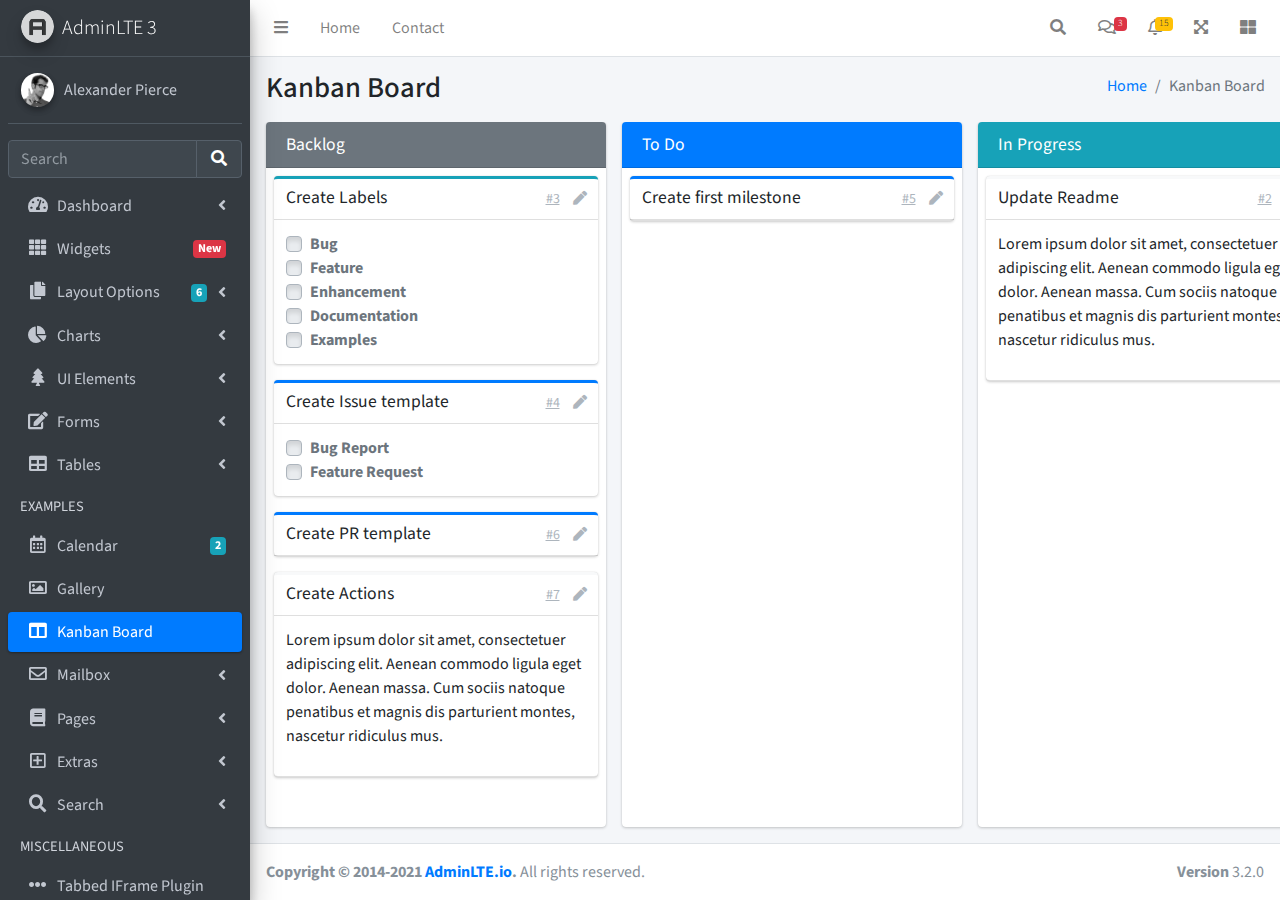
<file: resources/views/AdminLTE-3.2.0/pages/kanban.html>
<!DOCTYPE html>
<html lang="en">
<head>
  <meta charset="utf-8">
  <meta name="viewport" content="width=device-width, initial-scale=1">
  <title>AdminLTE 3 | Kanban Board</title>

  <!-- Google Font: Source Sans Pro -->
  <link rel="stylesheet" href="https://fonts.googleapis.com/css?family=Source+Sans+Pro:300,400,400i,700&display=fallback">
  <!-- Font Awesome -->
  <link rel="stylesheet" href="../plugins/fontawesome-free/css/all.min.css">
  <!-- Ekko Lightbox -->
  <link rel="stylesheet" href="../plugins/ekko-lightbox/ekko-lightbox.css">
  <!-- Theme style -->
  <link rel="stylesheet" href="../dist/css/adminlte.min.css">
  <!-- overlayScrollbars -->
  <link rel="stylesheet" href="../plugins/overlayScrollbars/css/OverlayScrollbars.min.css">
</head>
<body class="hold-transition sidebar-mini layout-fixed">
<div class="wrapper">
  <!-- Navbar -->
  <nav class="main-header navbar navbar-expand navbar-white navbar-light">
    <!-- Left navbar links -->
    <ul class="navbar-nav">
      <li class="nav-item">
        <a class="nav-link" data-widget="pushmenu" href="#" role="button"><i class="fas fa-bars"></i></a>
      </li>
      <li class="nav-item d-none d-sm-inline-block">
        <a href="../index3.html" class="nav-link">Home</a>
      </li>
      <li class="nav-item d-none d-sm-inline-block">
        <a href="#" class="nav-link">Contact</a>
      </li>
    </ul>

    <!-- Right navbar links -->
    <ul class="navbar-nav ml-auto">
      <!-- Navbar Search -->
      <li class="nav-item">
        <a class="nav-link" data-widget="navbar-search" href="#" role="button">
          <i class="fas fa-search"></i>
        </a>
        <div class="navbar-search-block">
          <form class="form-inline">
            <div class="input-group input-group-sm">
              <input class="form-control form-control-navbar" type="search" placeholder="Search" aria-label="Search">
              <div class="input-group-append">
                <button class="btn btn-navbar" type="submit">
                  <i class="fas fa-search"></i>
                </button>
                <button class="btn btn-navbar" type="button" data-widget="navbar-search">
                  <i class="fas fa-times"></i>
                </button>
              </div>
            </div>
          </form>
        </div>
      </li>

      <!-- Messages Dropdown Menu -->
      <li class="nav-item dropdown">
        <a class="nav-link" data-toggle="dropdown" href="#">
          <i class="far fa-comments"></i>
          <span class="badge badge-danger navbar-badge">3</span>
        </a>
        <div class="dropdown-menu dropdown-menu-lg dropdown-menu-right">
          <a href="#" class="dropdown-item">
            <!-- Message Start -->
            <div class="media">
              <img src="../dist/img/user1-128x128.jpg" alt="User Avatar" class="img-size-50 mr-3 img-circle">
              <div class="media-body">
                <h3 class="dropdown-item-title">
                  Brad Diesel
                  <span class="float-right text-sm text-danger"><i class="fas fa-star"></i></span>
                </h3>
                <p class="text-sm">Call me whenever you can...</p>
                <p class="text-sm text-muted"><i class="far fa-clock mr-1"></i> 4 Hours Ago</p>
              </div>
            </div>
            <!-- Message End -->
          </a>
          <div class="dropdown-divider"></div>
          <a href="#" class="dropdown-item">
            <!-- Message Start -->
            <div class="media">
              <img src="../dist/img/user8-128x128.jpg" alt="User Avatar" class="img-size-50 img-circle mr-3">
              <div class="media-body">
                <h3 class="dropdown-item-title">
                  John Pierce
                  <span class="float-right text-sm text-muted"><i class="fas fa-star"></i></span>
                </h3>
                <p class="text-sm">I got your message bro</p>
                <p class="text-sm text-muted"><i class="far fa-clock mr-1"></i> 4 Hours Ago</p>
              </div>
            </div>
            <!-- Message End -->
          </a>
          <div class="dropdown-divider"></div>
          <a href="#" class="dropdown-item">
            <!-- Message Start -->
            <div class="media">
              <img src="../dist/img/user3-128x128.jpg" alt="User Avatar" class="img-size-50 img-circle mr-3">
              <div class="media-body">
                <h3 class="dropdown-item-title">
                  Nora Silvester
                  <span class="float-right text-sm text-warning"><i class="fas fa-star"></i></span>
                </h3>
                <p class="text-sm">The subject goes here</p>
                <p class="text-sm text-muted"><i class="far fa-clock mr-1"></i> 4 Hours Ago</p>
              </div>
            </div>
            <!-- Message End -->
          </a>
          <div class="dropdown-divider"></div>
          <a href="#" class="dropdown-item dropdown-footer">See All Messages</a>
        </div>
      </li>
      <!-- Notifications Dropdown Menu -->
      <li class="nav-item dropdown">
        <a class="nav-link" data-toggle="dropdown" href="#">
          <i class="far fa-bell"></i>
          <span class="badge badge-warning navbar-badge">15</span>
        </a>
        <div class="dropdown-menu dropdown-menu-lg dropdown-menu-right">
          <span class="dropdown-item dropdown-header">15 Notifications</span>
          <div class="dropdown-divider"></div>
          <a href="#" class="dropdown-item">
            <i class="fas fa-envelope mr-2"></i> 4 new messages
            <span class="float-right text-muted text-sm">3 mins</span>
          </a>
          <div class="dropdown-divider"></div>
          <a href="#" class="dropdown-item">
            <i class="fas fa-users mr-2"></i> 8 friend requests
            <span class="float-right text-muted text-sm">12 hours</span>
          </a>
          <div class="dropdown-divider"></div>
          <a href="#" class="dropdown-item">
            <i class="fas fa-file mr-2"></i> 3 new reports
            <span class="float-right text-muted text-sm">2 days</span>
          </a>
          <div class="dropdown-divider"></div>
          <a href="#" class="dropdown-item dropdown-footer">See All Notifications</a>
        </div>
      </li>
      <li class="nav-item">
        <a class="nav-link" data-widget="fullscreen" href="#" role="button">
          <i class="fas fa-expand-arrows-alt"></i>
        </a>
      </li>
      <li class="nav-item">
        <a class="nav-link" data-widget="control-sidebar" data-slide="true" href="#" role="button">
          <i class="fas fa-th-large"></i>
        </a>
      </li>
    </ul>
  </nav>
  <!-- /.navbar -->

  <!-- Main Sidebar Container -->
  <aside class="main-sidebar sidebar-dark-primary elevation-4">
    <!-- Brand Logo -->
    <a href="../index3.html" class="brand-link">
      <img src="../dist/img/AdminLTELogo.png" alt="AdminLTE Logo" class="brand-image img-circle elevation-3" style="opacity: .8">
      <span class="brand-text font-weight-light">AdminLTE 3</span>
    </a>

    <!-- Sidebar -->
    <div class="sidebar">
      <!-- Sidebar user panel (optional) -->
      <div class="user-panel mt-3 pb-3 mb-3 d-flex">
        <div class="image">
          <img src="../dist/img/user2-160x160.jpg" class="img-circle elevation-2" alt="User Image">
        </div>
        <div class="info">
          <a href="#" class="d-block">Alexander Pierce</a>
        </div>
      </div>

      <!-- SidebarSearch Form -->
      <div class="form-inline">
        <div class="input-group" data-widget="sidebar-search">
          <input class="form-control form-control-sidebar" type="search" placeholder="Search" aria-label="Search">
          <div class="input-group-append">
            <button class="btn btn-sidebar">
              <i class="fas fa-search fa-fw"></i>
            </button>
          </div>
        </div>
      </div>

      <!-- Sidebar Menu -->
      <nav class="mt-2">
        <ul class="nav nav-pills nav-sidebar flex-column" data-widget="treeview" role="menu" data-accordion="false">
          <!-- Add icons to the links using the .nav-icon class
               with font-awesome or any other icon font library -->
          <li class="nav-item">
            <a href="#" class="nav-link">
              <i class="nav-icon fas fa-tachometer-alt"></i>
              <p>
                Dashboard
                <i class="right fas fa-angle-left"></i>
              </p>
            </a>
            <ul class="nav nav-treeview">
              <li class="nav-item">
                <a href="../index.html" class="nav-link">
                  <i class="far fa-circle nav-icon"></i>
                  <p>Dashboard v1</p>
                </a>
              </li>
              <li class="nav-item">
                <a href="../index2.html" class="nav-link">
                  <i class="far fa-circle nav-icon"></i>
                  <p>Dashboard v2</p>
                </a>
              </li>
              <li class="nav-item">
                <a href="../index3.html" class="nav-link">
                  <i class="far fa-circle nav-icon"></i>
                  <p>Dashboard v3</p>
                </a>
              </li>
            </ul>
          </li>
          <li class="nav-item">
            <a href="widgets.html" class="nav-link">
              <i class="nav-icon fas fa-th"></i>
              <p>
                Widgets
                <span class="right badge badge-danger">New</span>
              </p>
            </a>
          </li>
          <li class="nav-item">
            <a href="#" class="nav-link">
              <i class="nav-icon fas fa-copy"></i>
              <p>
                Layout Options
                <i class="fas fa-angle-left right"></i>
                <span class="badge badge-info right">6</span>
              </p>
            </a>
            <ul class="nav nav-treeview">
              <li class="nav-item">
                <a href="layout/top-nav.html" class="nav-link">
                  <i class="far fa-circle nav-icon"></i>
                  <p>Top Navigation</p>
                </a>
              </li>
              <li class="nav-item">
                <a href="layout/top-nav-sidebar.html" class="nav-link">
                  <i class="far fa-circle nav-icon"></i>
                  <p>Top Navigation + Sidebar</p>
                </a>
              </li>
              <li class="nav-item">
                <a href="layout/boxed.html" class="nav-link">
                  <i class="far fa-circle nav-icon"></i>
                  <p>Boxed</p>
                </a>
              </li>
              <li class="nav-item">
                <a href="layout/fixed-sidebar.html" class="nav-link">
                  <i class="far fa-circle nav-icon"></i>
                  <p>Fixed Sidebar</p>
                </a>
              </li>
              <li class="nav-item">
                <a href="layout/fixed-sidebar-custom.html" class="nav-link">
                  <i class="far fa-circle nav-icon"></i>
                  <p>Fixed Sidebar <small>+ Custom Area</small></p>
                </a>
              </li>
              <li class="nav-item">
                <a href="layout/fixed-topnav.html" class="nav-link">
                  <i class="far fa-circle nav-icon"></i>
                  <p>Fixed Navbar</p>
                </a>
              </li>
              <li class="nav-item">
                <a href="layout/fixed-footer.html" class="nav-link">
                  <i class="far fa-circle nav-icon"></i>
                  <p>Fixed Footer</p>
                </a>
              </li>
              <li class="nav-item">
                <a href="layout/collapsed-sidebar.html" class="nav-link">
                  <i class="far fa-circle nav-icon"></i>
                  <p>Collapsed Sidebar</p>
                </a>
              </li>
            </ul>
          </li>
          <li class="nav-item">
            <a href="#" class="nav-link">
              <i class="nav-icon fas fa-chart-pie"></i>
              <p>
                Charts
                <i class="right fas fa-angle-left"></i>
              </p>
            </a>
            <ul class="nav nav-treeview">
              <li class="nav-item">
                <a href="charts/chartjs.html" class="nav-link">
                  <i class="far fa-circle nav-icon"></i>
                  <p>ChartJS</p>
                </a>
              </li>
              <li class="nav-item">
                <a href="charts/flot.html" class="nav-link">
                  <i class="far fa-circle nav-icon"></i>
                  <p>Flot</p>
                </a>
              </li>
              <li class="nav-item">
                <a href="charts/inline.html" class="nav-link">
                  <i class="far fa-circle nav-icon"></i>
                  <p>Inline</p>
                </a>
              </li>
              <li class="nav-item">
                <a href="charts/uplot.html" class="nav-link">
                  <i class="far fa-circle nav-icon"></i>
                  <p>uPlot</p>
                </a>
              </li>
            </ul>
          </li>
          <li class="nav-item">
            <a href="#" class="nav-link">
              <i class="nav-icon fas fa-tree"></i>
              <p>
                UI Elements
                <i class="fas fa-angle-left right"></i>
              </p>
            </a>
            <ul class="nav nav-treeview">
              <li class="nav-item">
                <a href="UI/general.html" class="nav-link">
                  <i class="far fa-circle nav-icon"></i>
                  <p>General</p>
                </a>
              </li>
              <li class="nav-item">
                <a href="UI/icons.html" class="nav-link">
                  <i class="far fa-circle nav-icon"></i>
                  <p>Icons</p>
                </a>
              </li>
              <li class="nav-item">
                <a href="UI/buttons.html" class="nav-link">
                  <i class="far fa-circle nav-icon"></i>
                  <p>Buttons</p>
                </a>
              </li>
              <li class="nav-item">
                <a href="UI/sliders.html" class="nav-link">
                  <i class="far fa-circle nav-icon"></i>
                  <p>Sliders</p>
                </a>
              </li>
              <li class="nav-item">
                <a href="UI/modals.html" class="nav-link">
                  <i class="far fa-circle nav-icon"></i>
                  <p>Modals & Alerts</p>
                </a>
              </li>
              <li class="nav-item">
                <a href="UI/navbar.html" class="nav-link">
                  <i class="far fa-circle nav-icon"></i>
                  <p>Navbar & Tabs</p>
                </a>
              </li>
              <li class="nav-item">
                <a href="UI/timeline.html" class="nav-link">
                  <i class="far fa-circle nav-icon"></i>
                  <p>Timeline</p>
                </a>
              </li>
              <li class="nav-item">
                <a href="UI/ribbons.html" class="nav-link">
                  <i class="far fa-circle nav-icon"></i>
                  <p>Ribbons</p>
                </a>
              </li>
            </ul>
          </li>
          <li class="nav-item">
            <a href="#" class="nav-link">
              <i class="nav-icon fas fa-edit"></i>
              <p>
                Forms
                <i class="fas fa-angle-left right"></i>
              </p>
            </a>
            <ul class="nav nav-treeview">
              <li class="nav-item">
                <a href="forms/general.html" class="nav-link">
                  <i class="far fa-circle nav-icon"></i>
                  <p>General Elements</p>
                </a>
              </li>
              <li class="nav-item">
                <a href="forms/advanced.html" class="nav-link">
                  <i class="far fa-circle nav-icon"></i>
                  <p>Advanced Elements</p>
                </a>
              </li>
              <li class="nav-item">
                <a href="forms/editors.html" class="nav-link">
                  <i class="far fa-circle nav-icon"></i>
                  <p>Editors</p>
                </a>
              </li>
              <li class="nav-item">
                <a href="forms/validation.html" class="nav-link">
                  <i class="far fa-circle nav-icon"></i>
                  <p>Validation</p>
                </a>
              </li>
            </ul>
          </li>
          <li class="nav-item">
            <a href="#" class="nav-link">
              <i class="nav-icon fas fa-table"></i>
              <p>
                Tables
                <i class="fas fa-angle-left right"></i>
              </p>
            </a>
            <ul class="nav nav-treeview">
              <li class="nav-item">
                <a href="tables/simple.html" class="nav-link">
                  <i class="far fa-circle nav-icon"></i>
                  <p>Simple Tables</p>
                </a>
              </li>
              <li class="nav-item">
                <a href="tables/data.html" class="nav-link">
                  <i class="far fa-circle nav-icon"></i>
                  <p>DataTables</p>
                </a>
              </li>
              <li class="nav-item">
                <a href="tables/jsgrid.html" class="nav-link">
                  <i class="far fa-circle nav-icon"></i>
                  <p>jsGrid</p>
                </a>
              </li>
            </ul>
          </li>
          <li class="nav-header">EXAMPLES</li>
          <li class="nav-item">
            <a href="calendar.html" class="nav-link">
              <i class="nav-icon far fa-calendar-alt"></i>
              <p>
                Calendar
                <span class="badge badge-info right">2</span>
              </p>
            </a>
          </li>
          <li class="nav-item">
            <a href="gallery.html" class="nav-link">
              <i class="nav-icon far fa-image"></i>
              <p>
                Gallery
              </p>
            </a>
          </li>
          <li class="nav-item">
            <a href="kanban.html" class="nav-link active">
              <i class="nav-icon fas fa-columns"></i>
              <p>
                Kanban Board
              </p>
            </a>
          </li>
          <li class="nav-item">
            <a href="#" class="nav-link">
              <i class="nav-icon far fa-envelope"></i>
              <p>
                Mailbox
                <i class="fas fa-angle-left right"></i>
              </p>
            </a>
            <ul class="nav nav-treeview">
              <li class="nav-item">
                <a href="mailbox/mailbox.html" class="nav-link">
                  <i class="far fa-circle nav-icon"></i>
                  <p>Inbox</p>
                </a>
              </li>
              <li class="nav-item">
                <a href="mailbox/compose.html" class="nav-link">
                  <i class="far fa-circle nav-icon"></i>
                  <p>Compose</p>
                </a>
              </li>
              <li class="nav-item">
                <a href="mailbox/read-mail.html" class="nav-link">
                  <i class="far fa-circle nav-icon"></i>
                  <p>Read</p>
                </a>
              </li>
            </ul>
          </li>
          <li class="nav-item">
            <a href="#" class="nav-link">
              <i class="nav-icon fas fa-book"></i>
              <p>
                Pages
                <i class="fas fa-angle-left right"></i>
              </p>
            </a>
            <ul class="nav nav-treeview">
              <li class="nav-item">
                <a href="examples/invoice.html" class="nav-link">
                  <i class="far fa-circle nav-icon"></i>
                  <p>Invoice</p>
                </a>
              </li>
              <li class="nav-item">
                <a href="examples/profile.html" class="nav-link">
                  <i class="far fa-circle nav-icon"></i>
                  <p>Profile</p>
                </a>
              </li>
              <li class="nav-item">
                <a href="examples/e-commerce.html" class="nav-link">
                  <i class="far fa-circle nav-icon"></i>
                  <p>E-commerce</p>
                </a>
              </li>
              <li class="nav-item">
                <a href="examples/projects.html" class="nav-link">
                  <i class="far fa-circle nav-icon"></i>
                  <p>Projects</p>
                </a>
              </li>
              <li class="nav-item">
                <a href="examples/project-add.html" class="nav-link">
                  <i class="far fa-circle nav-icon"></i>
                  <p>Project Add</p>
                </a>
              </li>
              <li class="nav-item">
                <a href="examples/project-edit.html" class="nav-link">
                  <i class="far fa-circle nav-icon"></i>
                  <p>Project Edit</p>
                </a>
              </li>
              <li class="nav-item">
                <a href="examples/project-detail.html" class="nav-link">
                  <i class="far fa-circle nav-icon"></i>
                  <p>Project Detail</p>
                </a>
              </li>
              <li class="nav-item">
                <a href="examples/contacts.html" class="nav-link">
                  <i class="far fa-circle nav-icon"></i>
                  <p>Contacts</p>
                </a>
              </li>
              <li class="nav-item">
                <a href="examples/faq.html" class="nav-link">
                  <i class="far fa-circle nav-icon"></i>
                  <p>FAQ</p>
                </a>
              </li>
              <li class="nav-item">
                <a href="examples/contact-us.html" class="nav-link">
                  <i class="far fa-circle nav-icon"></i>
                  <p>Contact us</p>
                </a>
              </li>
            </ul>
          </li>
          <li class="nav-item">
            <a href="#" class="nav-link">
              <i class="nav-icon far fa-plus-square"></i>
              <p>
                Extras
                <i class="fas fa-angle-left right"></i>
              </p>
            </a>
            <ul class="nav nav-treeview">
              <li class="nav-item">
                <a href="#" class="nav-link">
                  <i class="far fa-circle nav-icon"></i>
                  <p>
                    Login & Register v1
                    <i class="fas fa-angle-left right"></i>
                  </p>
                </a>
                <ul class="nav nav-treeview">
                  <li class="nav-item">
                    <a href="examples/login.html" class="nav-link">
                      <i class="far fa-circle nav-icon"></i>
                      <p>Login v1</p>
                    </a>
                  </li>
                  <li class="nav-item">
                    <a href="examples/register.html" class="nav-link">
                      <i class="far fa-circle nav-icon"></i>
                      <p>Register v1</p>
                    </a>
                  </li>
                  <li class="nav-item">
                    <a href="examples/forgot-password.html" class="nav-link">
                      <i class="far fa-circle nav-icon"></i>
                      <p>Forgot Password v1</p>
                    </a>
                  </li>
                  <li class="nav-item">
                    <a href="examples/recover-password.html" class="nav-link">
                      <i class="far fa-circle nav-icon"></i>
                      <p>Recover Password v1</p>
                    </a>
                  </li>
                </ul>
              </li>
              <li class="nav-item">
                <a href="#" class="nav-link">
                  <i class="far fa-circle nav-icon"></i>
                  <p>
                    Login & Register v2
                    <i class="fas fa-angle-left right"></i>
                  </p>
                </a>
                <ul class="nav nav-treeview">
                  <li class="nav-item">
                    <a href="examples/login-v2.html" class="nav-link">
                      <i class="far fa-circle nav-icon"></i>
                      <p>Login v2</p>
                    </a>
                  </li>
                  <li class="nav-item">
                    <a href="examples/register-v2.html" class="nav-link">
                      <i class="far fa-circle nav-icon"></i>
                      <p>Register v2</p>
                    </a>
                  </li>
                  <li class="nav-item">
                    <a href="examples/forgot-password-v2.html" class="nav-link">
                      <i class="far fa-circle nav-icon"></i>
                      <p>Forgot Password v2</p>
                    </a>
                  </li>
                  <li class="nav-item">
                    <a href="examples/recover-password-v2.html" class="nav-link">
                      <i class="far fa-circle nav-icon"></i>
                      <p>Recover Password v2</p>
                    </a>
                  </li>
                </ul>
              </li>
              <li class="nav-item">
                <a href="examples/lockscreen.html" class="nav-link">
                  <i class="far fa-circle nav-icon"></i>
                  <p>Lockscreen</p>
                </a>
              </li>
              <li class="nav-item">
                <a href="examples/legacy-user-menu.html" class="nav-link">
                  <i class="far fa-circle nav-icon"></i>
                  <p>Legacy User Menu</p>
                </a>
              </li>
              <li class="nav-item">
                <a href="examples/language-menu.html" class="nav-link">
                  <i class="far fa-circle nav-icon"></i>
                  <p>Language Menu</p>
                </a>
              </li>
              <li class="nav-item">
                <a href="examples/404.html" class="nav-link">
                  <i class="far fa-circle nav-icon"></i>
                  <p>Error 404</p>
                </a>
              </li>
              <li class="nav-item">
                <a href="examples/500.html" class="nav-link">
                  <i class="far fa-circle nav-icon"></i>
                  <p>Error 500</p>
                </a>
              </li>
              <li class="nav-item">
                <a href="examples/pace.html" class="nav-link">
                  <i class="far fa-circle nav-icon"></i>
                  <p>Pace</p>
                </a>
              </li>
              <li class="nav-item">
                <a href="examples/blank.html" class="nav-link">
                  <i class="far fa-circle nav-icon"></i>
                  <p>Blank Page</p>
                </a>
              </li>
              <li class="nav-item">
                <a href="../starter.html" class="nav-link">
                  <i class="far fa-circle nav-icon"></i>
                  <p>Starter Page</p>
                </a>
              </li>
            </ul>
          </li>
          <li class="nav-item">
            <a href="#" class="nav-link">
              <i class="nav-icon fas fa-search"></i>
              <p>
                Search
                <i class="fas fa-angle-left right"></i>
              </p>
            </a>
            <ul class="nav nav-treeview">
              <li class="nav-item">
                <a href="search/simple.html" class="nav-link">
                  <i class="far fa-circle nav-icon"></i>
                  <p>Simple Search</p>
                </a>
              </li>
              <li class="nav-item">
                <a href="search/enhanced.html" class="nav-link">
                  <i class="far fa-circle nav-icon"></i>
                  <p>Enhanced</p>
                </a>
              </li>
            </ul>
          </li>
          <li class="nav-header">MISCELLANEOUS</li>
          <li class="nav-item">
            <a href="../iframe.html" class="nav-link">
              <i class="nav-icon fas fa-ellipsis-h"></i>
              <p>Tabbed IFrame Plugin</p>
            </a>
          </li>
          <li class="nav-item">
            <a href="https://adminlte.io/docs/3.1/" class="nav-link">
              <i class="nav-icon fas fa-file"></i>
              <p>Documentation</p>
            </a>
          </li>
          <li class="nav-header">MULTI LEVEL EXAMPLE</li>
          <li class="nav-item">
            <a href="#" class="nav-link">
              <i class="fas fa-circle nav-icon"></i>
              <p>Level 1</p>
            </a>
          </li>
          <li class="nav-item">
            <a href="#" class="nav-link">
              <i class="nav-icon fas fa-circle"></i>
              <p>
                Level 1
                <i class="right fas fa-angle-left"></i>
              </p>
            </a>
            <ul class="nav nav-treeview">
              <li class="nav-item">
                <a href="#" class="nav-link">
                  <i class="far fa-circle nav-icon"></i>
                  <p>Level 2</p>
                </a>
              </li>
              <li class="nav-item">
                <a href="#" class="nav-link">
                  <i class="far fa-circle nav-icon"></i>
                  <p>
                    Level 2
                    <i class="right fas fa-angle-left"></i>
                  </p>
                </a>
                <ul class="nav nav-treeview">
                  <li class="nav-item">
                    <a href="#" class="nav-link">
                      <i class="far fa-dot-circle nav-icon"></i>
                      <p>Level 3</p>
                    </a>
                  </li>
                  <li class="nav-item">
                    <a href="#" class="nav-link">
                      <i class="far fa-dot-circle nav-icon"></i>
                      <p>Level 3</p>
                    </a>
                  </li>
                  <li class="nav-item">
                    <a href="#" class="nav-link">
                      <i class="far fa-dot-circle nav-icon"></i>
                      <p>Level 3</p>
                    </a>
                  </li>
                </ul>
              </li>
              <li class="nav-item">
                <a href="#" class="nav-link">
                  <i class="far fa-circle nav-icon"></i>
                  <p>Level 2</p>
                </a>
              </li>
            </ul>
          </li>
          <li class="nav-item">
            <a href="#" class="nav-link">
              <i class="fas fa-circle nav-icon"></i>
              <p>Level 1</p>
            </a>
          </li>
          <li class="nav-header">LABELS</li>
          <li class="nav-item">
            <a href="#" class="nav-link">
              <i class="nav-icon far fa-circle text-danger"></i>
              <p class="text">Important</p>
            </a>
          </li>
          <li class="nav-item">
            <a href="#" class="nav-link">
              <i class="nav-icon far fa-circle text-warning"></i>
              <p>Warning</p>
            </a>
          </li>
          <li class="nav-item">
            <a href="#" class="nav-link">
              <i class="nav-icon far fa-circle text-info"></i>
              <p>Informational</p>
            </a>
          </li>
        </ul>
      </nav>
      <!-- /.sidebar-menu -->
    </div>
    <!-- /.sidebar -->
  </aside>

  <!-- Content Wrapper. Contains page content -->
  <div class="content-wrapper kanban">
    <section class="content-header">
      <div class="container-fluid">
        <div class="row">
          <div class="col-sm-6">
            <h1>Kanban Board</h1>
          </div>
          <div class="col-sm-6 d-none d-sm-block">
            <ol class="breadcrumb float-sm-right">
              <li class="breadcrumb-item"><a href="#">Home</a></li>
              <li class="breadcrumb-item active">Kanban Board</li>
            </ol>
          </div>
        </div>
      </div>
    </section>

    <section class="content pb-3">
      <div class="container-fluid h-100">
        <div class="card card-row card-secondary">
          <div class="card-header">
            <h3 class="card-title">
              Backlog
            </h3>
          </div>
          <div class="card-body">
            <div class="card card-info card-outline">
              <div class="card-header">
                <h5 class="card-title">Create Labels</h5>
                <div class="card-tools">
                  <a href="#" class="btn btn-tool btn-link">#3</a>
                  <a href="#" class="btn btn-tool">
                    <i class="fas fa-pen"></i>
                  </a>
                </div>
              </div>
              <div class="card-body">
                <div class="custom-control custom-checkbox">
                  <input class="custom-control-input" type="checkbox" id="customCheckbox1" disabled>
                  <label for="customCheckbox1" class="custom-control-label">Bug</label>
                </div>
                <div class="custom-control custom-checkbox">
                  <input class="custom-control-input" type="checkbox" id="customCheckbox2" disabled>
                  <label for="customCheckbox2" class="custom-control-label">Feature</label>
                </div>
                <div class="custom-control custom-checkbox">
                  <input class="custom-control-input" type="checkbox" id="customCheckbox3" disabled>
                  <label for="customCheckbox3" class="custom-control-label">Enhancement</label>
                </div>
                <div class="custom-control custom-checkbox">
                  <input class="custom-control-input" type="checkbox" id="customCheckbox4" disabled>
                  <label for="customCheckbox4" class="custom-control-label">Documentation</label>
                </div>
                <div class="custom-control custom-checkbox">
                  <input class="custom-control-input" type="checkbox" id="customCheckbox5" disabled>
                  <label for="customCheckbox5" class="custom-control-label">Examples</label>
                </div>
              </div>
            </div>
            <div class="card card-primary card-outline">
              <div class="card-header">
                <h5 class="card-title">Create Issue template</h5>
                <div class="card-tools">
                  <a href="#" class="btn btn-tool btn-link">#4</a>
                  <a href="#" class="btn btn-tool">
                    <i class="fas fa-pen"></i>
                  </a>
                </div>
              </div>
              <div class="card-body">
                <div class="custom-control custom-checkbox">
                  <input class="custom-control-input" type="checkbox" id="customCheckbox1_1" disabled>
                  <label for="customCheckbox1_1" class="custom-control-label">Bug Report</label>
                </div>
                <div class="custom-control custom-checkbox">
                  <input class="custom-control-input" type="checkbox" id="customCheckbox1_2" disabled>
                  <label for="customCheckbox1_2" class="custom-control-label">Feature Request</label>
                </div>
              </div>
            </div>
            <div class="card card-primary card-outline">
              <div class="card-header">
                <h5 class="card-title">Create PR template</h5>
                <div class="card-tools">
                  <a href="#" class="btn btn-tool btn-link">#6</a>
                  <a href="#" class="btn btn-tool">
                    <i class="fas fa-pen"></i>
                  </a>
                </div>
              </div>
            </div>
            <div class="card card-light card-outline">
              <div class="card-header">
                <h5 class="card-title">Create Actions</h5>
                <div class="card-tools">
                  <a href="#" class="btn btn-tool btn-link">#7</a>
                  <a href="#" class="btn btn-tool">
                    <i class="fas fa-pen"></i>
                  </a>
                </div>

              </div>
              <div class="card-body">
                <p>
                  Lorem ipsum dolor sit amet, consectetuer adipiscing elit.
                  Aenean commodo ligula eget dolor. Aenean massa.
                  Cum sociis natoque penatibus et magnis dis parturient montes,
                  nascetur ridiculus mus.
                </p>
              </div>
            </div>
          </div>
        </div>
        <div class="card card-row card-primary">
          <div class="card-header">
            <h3 class="card-title">
              To Do
            </h3>
          </div>
          <div class="card-body">
            <div class="card card-primary card-outline">
              <div class="card-header">
                <h5 class="card-title">Create first milestone</h5>
                <div class="card-tools">
                  <a href="#" class="btn btn-tool btn-link">#5</a>
                  <a href="#" class="btn btn-tool">
                    <i class="fas fa-pen"></i>
                  </a>
                </div>
              </div>
            </div>
          </div>
        </div>
        <div class="card card-row card-default">
          <div class="card-header bg-info">
            <h3 class="card-title">
              In Progress
            </h3>
          </div>
          <div class="card-body">
            <div class="card card-light card-outline">
              <div class="card-header">
                <h5 class="card-title">Update Readme</h5>
                <div class="card-tools">
                  <a href="#" class="btn btn-tool btn-link">#2</a>
                  <a href="#" class="btn btn-tool">
                    <i class="fas fa-pen"></i>
                  </a>
                </div>
              </div>
              <div class="card-body">
                <p>
                  Lorem ipsum dolor sit amet, consectetuer adipiscing elit.
                  Aenean commodo ligula eget dolor. Aenean massa.
                  Cum sociis natoque penatibus et magnis dis parturient montes,
                  nascetur ridiculus mus.
                </p>
              </div>
            </div>
          </div>
        </div>
        <div class="card card-row card-success">
          <div class="card-header">
            <h3 class="card-title">
              Done
            </h3>
          </div>
          <div class="card-body">
            <div class="card card-primary card-outline">
              <div class="card-header">
                <h5 class="card-title">Create repo</h5>
                <div class="card-tools">
                  <a href="#" class="btn btn-tool btn-link">#1</a>
                  <a href="#" class="btn btn-tool">
                    <i class="fas fa-pen"></i>
                  </a>
                </div>
              </div>
            </div>
          </div>
        </div>
      </div>
    </section>
  </div>

  <footer class="main-footer">
    <div class="float-right d-none d-sm-block">
      <b>Version</b> 3.2.0
    </div>
    <strong>Copyright &copy; 2014-2021 <a href="https://adminlte.io">AdminLTE.io</a>.</strong> All rights reserved.
  </footer>

  <!-- Control Sidebar -->
  <aside class="control-sidebar control-sidebar-dark">
    <!-- Control sidebar content goes here -->
  </aside>
  <!-- /.control-sidebar -->
</div>
<!-- ./wrapper -->

<!-- jQuery -->
<script src="../plugins/jquery/jquery.min.js"></script>
<!-- Bootstrap -->
<script src="../plugins/bootstrap/js/bootstrap.bundle.min.js"></script>
<!-- Ekko Lightbox -->
<script src="../plugins/ekko-lightbox/ekko-lightbox.min.js"></script>
<!-- overlayScrollbars -->
<script src="../plugins/overlayScrollbars/js/jquery.overlayScrollbars.min.js"></script>
<!-- AdminLTE App -->
<script src="../dist/js/adminlte.min.js"></script>
<!-- Filterizr-->
<script src="../plugins/filterizr/jquery.filterizr.min.js"></script>
<!-- AdminLTE for demo purposes -->
<script src="../dist/js/demo.js"></script>
<!-- Page specific script -->
<script>
  $(function () {

  })
</script>
</body>
</html>
</file>
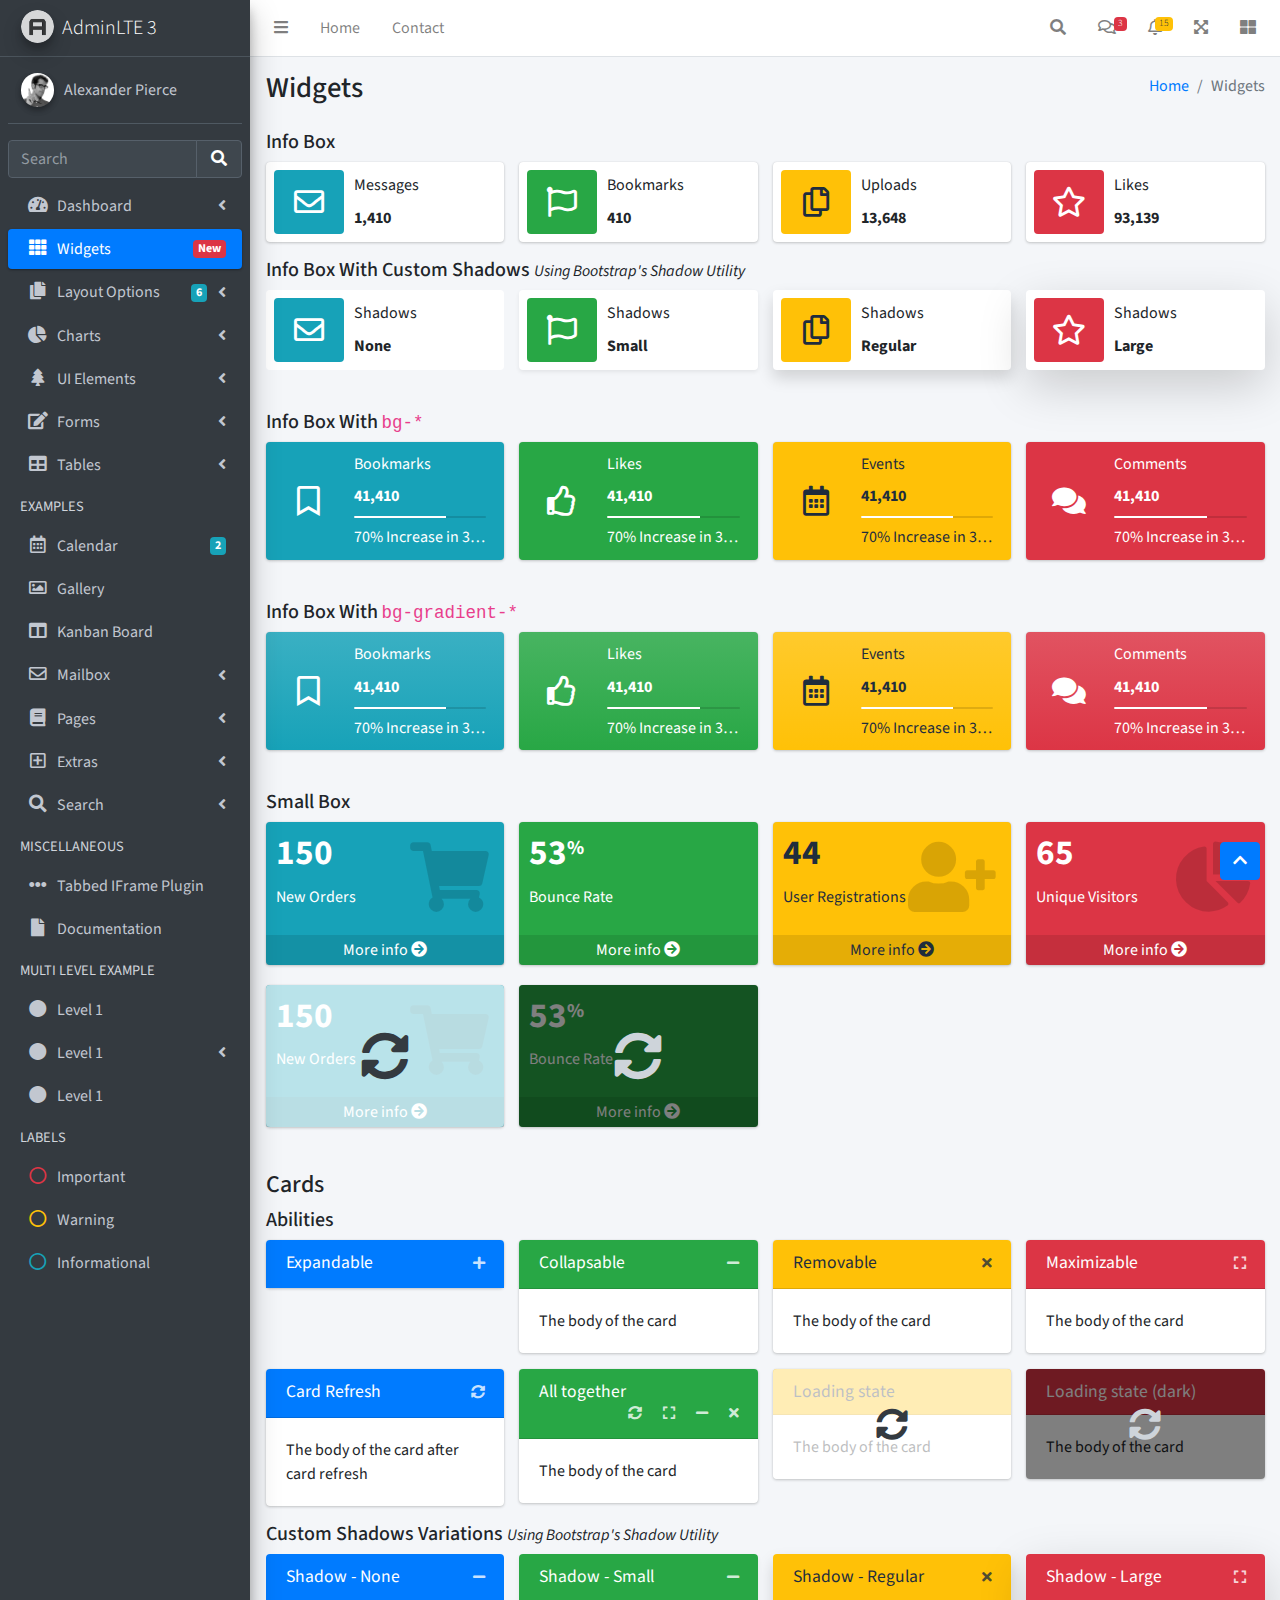
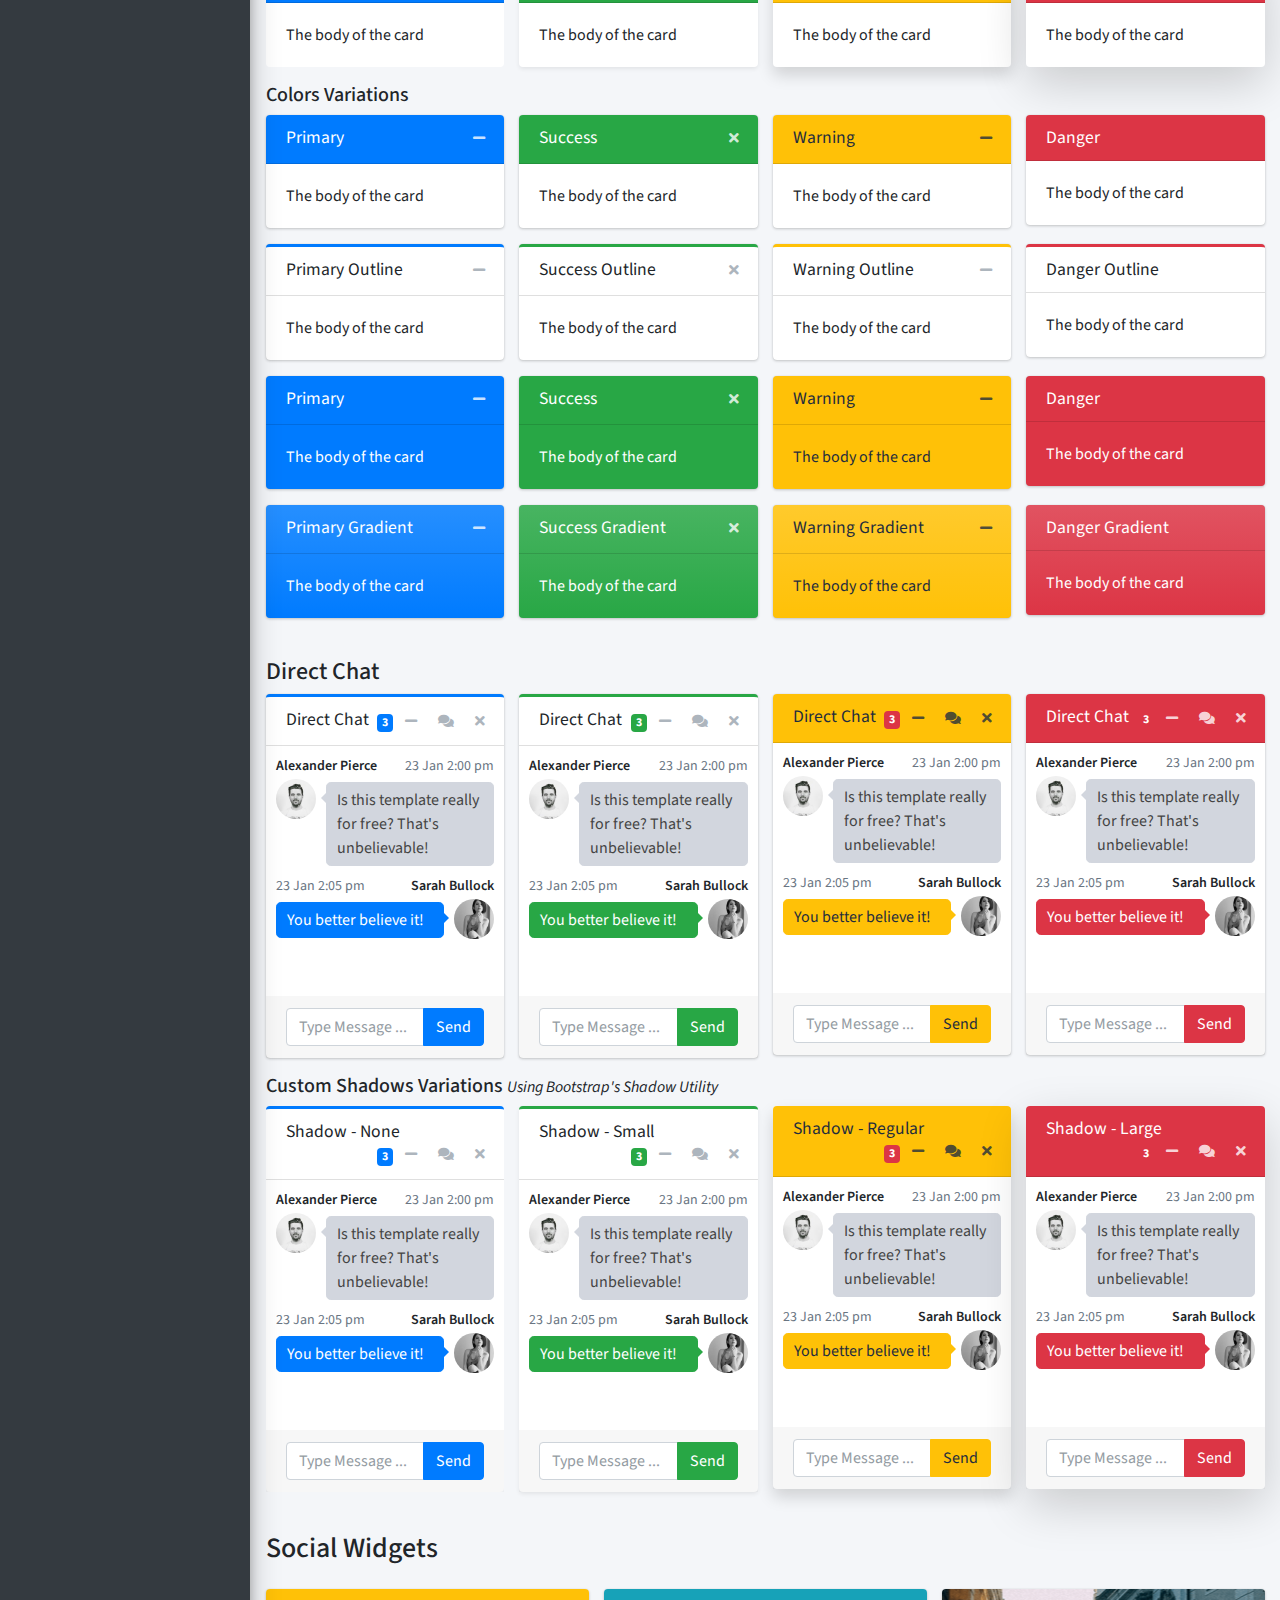
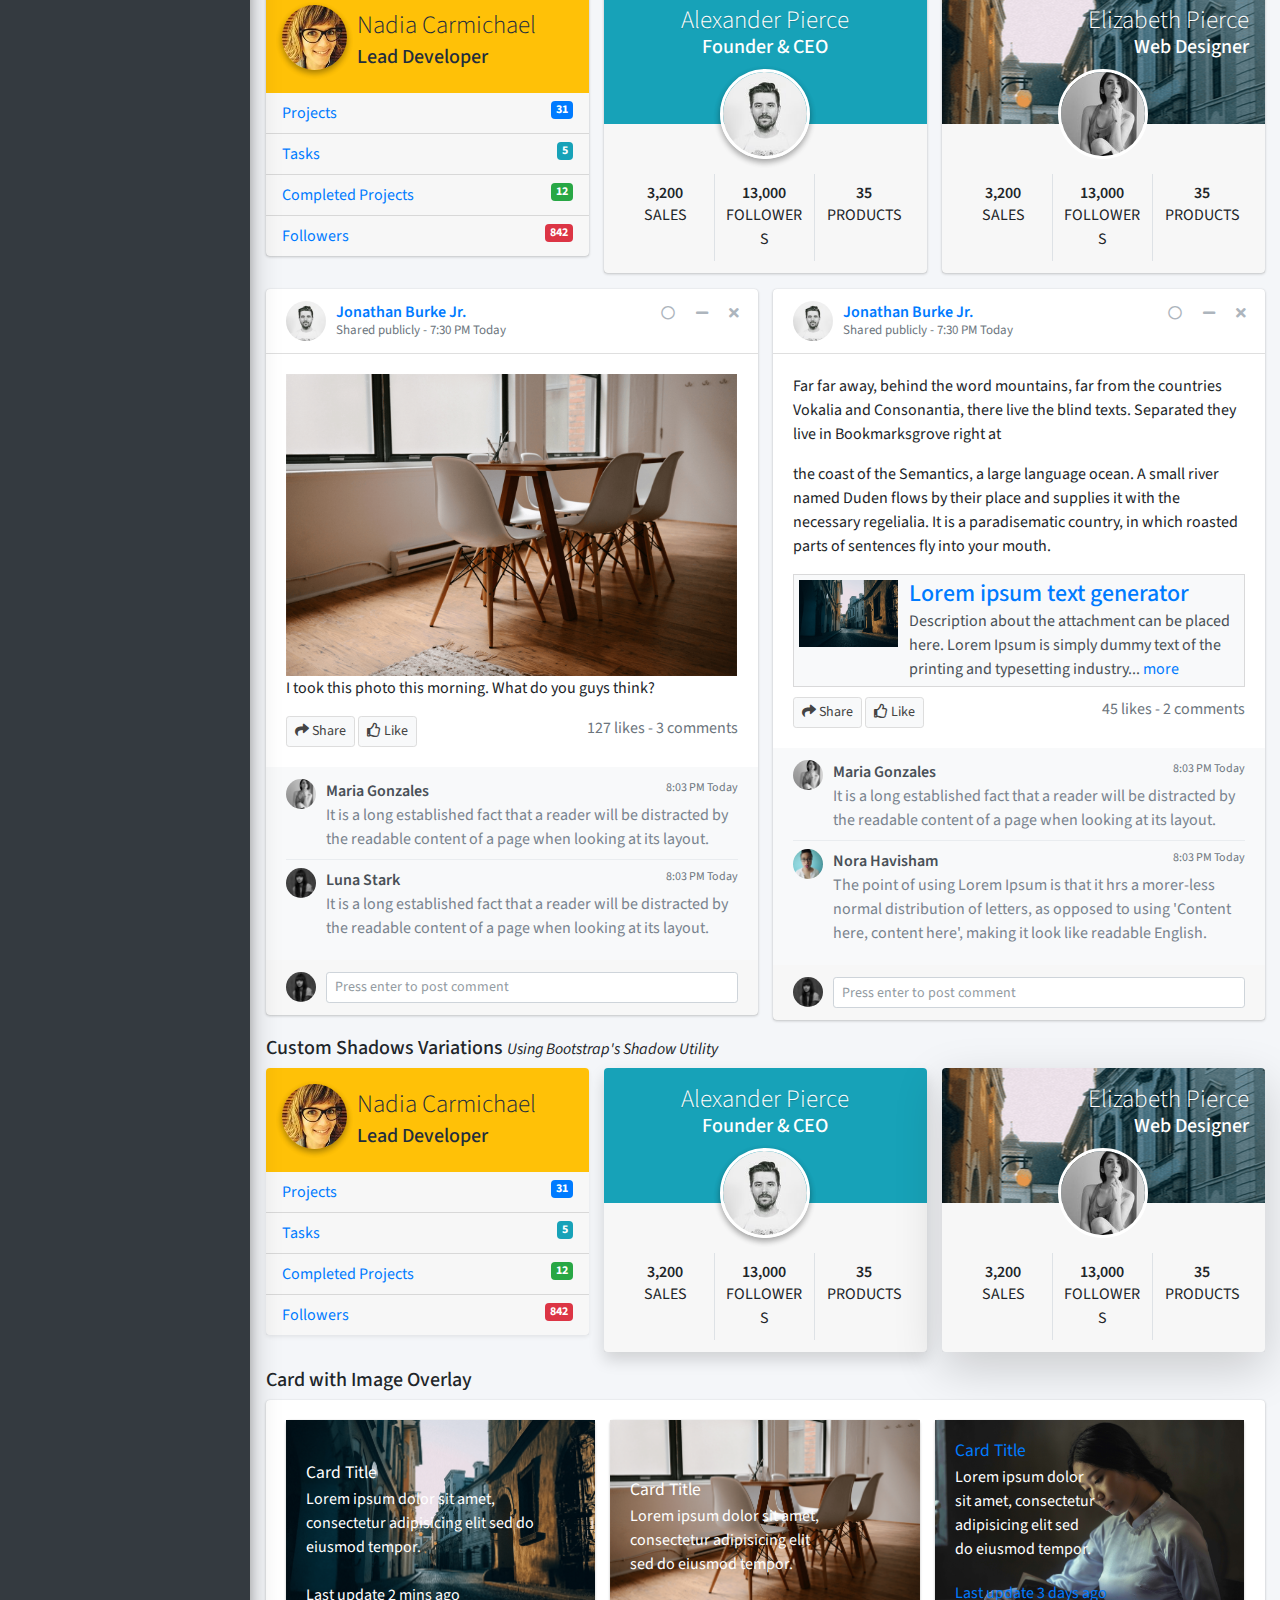
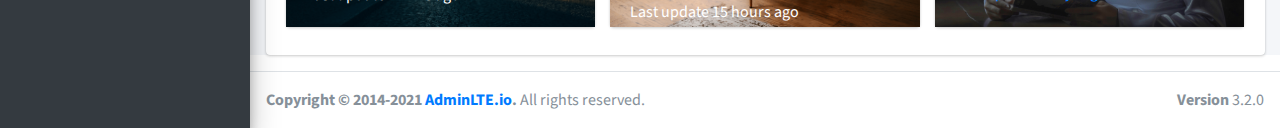
<file: resources/views/AdminLTE-3.2.0/pages/widgets.html>
<!DOCTYPE html>
<html lang="en">
<head>
  <meta charset="utf-8">
  <meta name="viewport" content="width=device-width, initial-scale=1">
  <title>AdminLTE 3 | Widgets</title>

  <!-- Google Font: Source Sans Pro -->
  <link rel="stylesheet" href="https://fonts.googleapis.com/css?family=Source+Sans+Pro:300,400,400i,700&display=fallback">
  <!-- Font Awesome -->
  <link rel="stylesheet" href="../plugins/fontawesome-free/css/all.min.css">
  <!-- Ionicons -->
  <link rel="stylesheet" href="https://code.ionicframework.com/ionicons/2.0.1/css/ionicons.min.css">
  <!-- Theme style -->
  <link rel="stylesheet" href="../dist/css/adminlte.min.css">
</head>
<body class="hold-transition sidebar-mini">
<div class="wrapper">
  <!-- Navbar -->
  <nav class="main-header navbar navbar-expand navbar-white navbar-light">
    <!-- Left navbar links -->
    <ul class="navbar-nav">
      <li class="nav-item">
        <a class="nav-link" data-widget="pushmenu" href="#" role="button"><i class="fas fa-bars"></i></a>
      </li>
      <li class="nav-item d-none d-sm-inline-block">
        <a href="../index3.html" class="nav-link">Home</a>
      </li>
      <li class="nav-item d-none d-sm-inline-block">
        <a href="#" class="nav-link">Contact</a>
      </li>
    </ul>

    <!-- Right navbar links -->
    <ul class="navbar-nav ml-auto">
      <!-- Navbar Search -->
      <li class="nav-item">
        <a class="nav-link" data-widget="navbar-search" href="#" role="button">
          <i class="fas fa-search"></i>
        </a>
        <div class="navbar-search-block">
          <form class="form-inline">
            <div class="input-group input-group-sm">
              <input class="form-control form-control-navbar" type="search" placeholder="Search" aria-label="Search">
              <div class="input-group-append">
                <button class="btn btn-navbar" type="submit">
                  <i class="fas fa-search"></i>
                </button>
                <button class="btn btn-navbar" type="button" data-widget="navbar-search">
                  <i class="fas fa-times"></i>
                </button>
              </div>
            </div>
          </form>
        </div>
      </li>

      <!-- Messages Dropdown Menu -->
      <li class="nav-item dropdown">
        <a class="nav-link" data-toggle="dropdown" href="#">
          <i class="far fa-comments"></i>
          <span class="badge badge-danger navbar-badge">3</span>
        </a>
        <div class="dropdown-menu dropdown-menu-lg dropdown-menu-right">
          <a href="#" class="dropdown-item">
            <!-- Message Start -->
            <div class="media">
              <img src="../dist/img/user1-128x128.jpg" alt="User Avatar" class="img-size-50 mr-3 img-circle">
              <div class="media-body">
                <h3 class="dropdown-item-title">
                  Brad Diesel
                  <span class="float-right text-sm text-danger"><i class="fas fa-star"></i></span>
                </h3>
                <p class="text-sm">Call me whenever you can...</p>
                <p class="text-sm text-muted"><i class="far fa-clock mr-1"></i> 4 Hours Ago</p>
              </div>
            </div>
            <!-- Message End -->
          </a>
          <div class="dropdown-divider"></div>
          <a href="#" class="dropdown-item">
            <!-- Message Start -->
            <div class="media">
              <img src="../dist/img/user8-128x128.jpg" alt="User Avatar" class="img-size-50 img-circle mr-3">
              <div class="media-body">
                <h3 class="dropdown-item-title">
                  John Pierce
                  <span class="float-right text-sm text-muted"><i class="fas fa-star"></i></span>
                </h3>
                <p class="text-sm">I got your message bro</p>
                <p class="text-sm text-muted"><i class="far fa-clock mr-1"></i> 4 Hours Ago</p>
              </div>
            </div>
            <!-- Message End -->
          </a>
          <div class="dropdown-divider"></div>
          <a href="#" class="dropdown-item">
            <!-- Message Start -->
            <div class="media">
              <img src="../dist/img/user3-128x128.jpg" alt="User Avatar" class="img-size-50 img-circle mr-3">
              <div class="media-body">
                <h3 class="dropdown-item-title">
                  Nora Silvester
                  <span class="float-right text-sm text-warning"><i class="fas fa-star"></i></span>
                </h3>
                <p class="text-sm">The subject goes here</p>
                <p class="text-sm text-muted"><i class="far fa-clock mr-1"></i> 4 Hours Ago</p>
              </div>
            </div>
            <!-- Message End -->
          </a>
          <div class="dropdown-divider"></div>
          <a href="#" class="dropdown-item dropdown-footer">See All Messages</a>
        </div>
      </li>
      <!-- Notifications Dropdown Menu -->
      <li class="nav-item dropdown">
        <a class="nav-link" data-toggle="dropdown" href="#">
          <i class="far fa-bell"></i>
          <span class="badge badge-warning navbar-badge">15</span>
        </a>
        <div class="dropdown-menu dropdown-menu-lg dropdown-menu-right">
          <span class="dropdown-item dropdown-header">15 Notifications</span>
          <div class="dropdown-divider"></div>
          <a href="#" class="dropdown-item">
            <i class="fas fa-envelope mr-2"></i> 4 new messages
            <span class="float-right text-muted text-sm">3 mins</span>
          </a>
          <div class="dropdown-divider"></div>
          <a href="#" class="dropdown-item">
            <i class="fas fa-users mr-2"></i> 8 friend requests
            <span class="float-right text-muted text-sm">12 hours</span>
          </a>
          <div class="dropdown-divider"></div>
          <a href="#" class="dropdown-item">
            <i class="fas fa-file mr-2"></i> 3 new reports
            <span class="float-right text-muted text-sm">2 days</span>
          </a>
          <div class="dropdown-divider"></div>
          <a href="#" class="dropdown-item dropdown-footer">See All Notifications</a>
        </div>
      </li>
      <li class="nav-item">
        <a class="nav-link" data-widget="fullscreen" href="#" role="button">
          <i class="fas fa-expand-arrows-alt"></i>
        </a>
      </li>
      <li class="nav-item">
        <a class="nav-link" data-widget="control-sidebar" data-slide="true" href="#" role="button">
          <i class="fas fa-th-large"></i>
        </a>
      </li>
    </ul>
  </nav>
  <!-- /.navbar -->

  <!-- Main Sidebar Container -->
  <aside class="main-sidebar sidebar-dark-primary elevation-4">
    <!-- Brand Logo -->
    <a href="../index3.html" class="brand-link">
      <img src="../dist/img/AdminLTELogo.png" alt="AdminLTE Logo" class="brand-image img-circle elevation-3" style="opacity: .8">
      <span class="brand-text font-weight-light">AdminLTE 3</span>
    </a>

    <!-- Sidebar -->
    <div class="sidebar">
      <!-- Sidebar user panel (optional) -->
      <div class="user-panel mt-3 pb-3 mb-3 d-flex">
        <div class="image">
          <img src="../dist/img/user2-160x160.jpg" class="img-circle elevation-2" alt="User Image">
        </div>
        <div class="info">
          <a href="#" class="d-block">Alexander Pierce</a>
        </div>
      </div>

      <!-- SidebarSearch Form -->
      <div class="form-inline">
        <div class="input-group" data-widget="sidebar-search">
          <input class="form-control form-control-sidebar" type="search" placeholder="Search" aria-label="Search">
          <div class="input-group-append">
            <button class="btn btn-sidebar">
              <i class="fas fa-search fa-fw"></i>
            </button>
          </div>
        </div>
      </div>

      <!-- Sidebar Menu -->
      <nav class="mt-2">
        <ul class="nav nav-pills nav-sidebar flex-column" data-widget="treeview" role="menu" data-accordion="false">
          <!-- Add icons to the links using the .nav-icon class
               with font-awesome or any other icon font library -->
          <li class="nav-item">
            <a href="#" class="nav-link">
              <i class="nav-icon fas fa-tachometer-alt"></i>
              <p>
                Dashboard
                <i class="right fas fa-angle-left"></i>
              </p>
            </a>
            <ul class="nav nav-treeview">
              <li class="nav-item">
                <a href="../index.html" class="nav-link">
                  <i class="far fa-circle nav-icon"></i>
                  <p>Dashboard v1</p>
                </a>
              </li>
              <li class="nav-item">
                <a href="../index2.html" class="nav-link">
                  <i class="far fa-circle nav-icon"></i>
                  <p>Dashboard v2</p>
                </a>
              </li>
              <li class="nav-item">
                <a href="../index3.html" class="nav-link">
                  <i class="far fa-circle nav-icon"></i>
                  <p>Dashboard v3</p>
                </a>
              </li>
            </ul>
          </li>
          <li class="nav-item">
            <a href="widgets.html" class="nav-link active">
              <i class="nav-icon fas fa-th"></i>
              <p>
                Widgets
                <span class="right badge badge-danger">New</span>
              </p>
            </a>
          </li>
          <li class="nav-item">
            <a href="#" class="nav-link">
              <i class="nav-icon fas fa-copy"></i>
              <p>
                Layout Options
                <i class="fas fa-angle-left right"></i>
                <span class="badge badge-info right">6</span>
              </p>
            </a>
            <ul class="nav nav-treeview">
              <li class="nav-item">
                <a href="layout/top-nav.html" class="nav-link">
                  <i class="far fa-circle nav-icon"></i>
                  <p>Top Navigation</p>
                </a>
              </li>
              <li class="nav-item">
                <a href="layout/top-nav-sidebar.html" class="nav-link">
                  <i class="far fa-circle nav-icon"></i>
                  <p>Top Navigation + Sidebar</p>
                </a>
              </li>
              <li class="nav-item">
                <a href="layout/boxed.html" class="nav-link">
                  <i class="far fa-circle nav-icon"></i>
                  <p>Boxed</p>
                </a>
              </li>
              <li class="nav-item">
                <a href="layout/fixed-sidebar.html" class="nav-link">
                  <i class="far fa-circle nav-icon"></i>
                  <p>Fixed Sidebar</p>
                </a>
              </li>
              <li class="nav-item">
                <a href="layout/fixed-sidebar-custom.html" class="nav-link">
                  <i class="far fa-circle nav-icon"></i>
                  <p>Fixed Sidebar <small>+ Custom Area</small></p>
                </a>
              </li>
              <li class="nav-item">
                <a href="layout/fixed-topnav.html" class="nav-link">
                  <i class="far fa-circle nav-icon"></i>
                  <p>Fixed Navbar</p>
                </a>
              </li>
              <li class="nav-item">
                <a href="layout/fixed-footer.html" class="nav-link">
                  <i class="far fa-circle nav-icon"></i>
                  <p>Fixed Footer</p>
                </a>
              </li>
              <li class="nav-item">
                <a href="layout/collapsed-sidebar.html" class="nav-link">
                  <i class="far fa-circle nav-icon"></i>
                  <p>Collapsed Sidebar</p>
                </a>
              </li>
            </ul>
          </li>
          <li class="nav-item">
            <a href="#" class="nav-link">
              <i class="nav-icon fas fa-chart-pie"></i>
              <p>
                Charts
                <i class="right fas fa-angle-left"></i>
              </p>
            </a>
            <ul class="nav nav-treeview">
              <li class="nav-item">
                <a href="charts/chartjs.html" class="nav-link">
                  <i class="far fa-circle nav-icon"></i>
                  <p>ChartJS</p>
                </a>
              </li>
              <li class="nav-item">
                <a href="charts/flot.html" class="nav-link">
                  <i class="far fa-circle nav-icon"></i>
                  <p>Flot</p>
                </a>
              </li>
              <li class="nav-item">
                <a href="charts/inline.html" class="nav-link">
                  <i class="far fa-circle nav-icon"></i>
                  <p>Inline</p>
                </a>
              </li>
              <li class="nav-item">
                <a href="charts/uplot.html" class="nav-link">
                  <i class="far fa-circle nav-icon"></i>
                  <p>uPlot</p>
                </a>
              </li>
            </ul>
          </li>
          <li class="nav-item">
            <a href="#" class="nav-link">
              <i class="nav-icon fas fa-tree"></i>
              <p>
                UI Elements
                <i class="fas fa-angle-left right"></i>
              </p>
            </a>
            <ul class="nav nav-treeview">
              <li class="nav-item">
                <a href="UI/general.html" class="nav-link">
                  <i class="far fa-circle nav-icon"></i>
                  <p>General</p>
                </a>
              </li>
              <li class="nav-item">
                <a href="UI/icons.html" class="nav-link">
                  <i class="far fa-circle nav-icon"></i>
                  <p>Icons</p>
                </a>
              </li>
              <li class="nav-item">
                <a href="UI/buttons.html" class="nav-link">
                  <i class="far fa-circle nav-icon"></i>
                  <p>Buttons</p>
                </a>
              </li>
              <li class="nav-item">
                <a href="UI/sliders.html" class="nav-link">
                  <i class="far fa-circle nav-icon"></i>
                  <p>Sliders</p>
                </a>
              </li>
              <li class="nav-item">
                <a href="UI/modals.html" class="nav-link">
                  <i class="far fa-circle nav-icon"></i>
                  <p>Modals & Alerts</p>
                </a>
              </li>
              <li class="nav-item">
                <a href="UI/navbar.html" class="nav-link">
                  <i class="far fa-circle nav-icon"></i>
                  <p>Navbar & Tabs</p>
                </a>
              </li>
              <li class="nav-item">
                <a href="UI/timeline.html" class="nav-link">
                  <i class="far fa-circle nav-icon"></i>
                  <p>Timeline</p>
                </a>
              </li>
              <li class="nav-item">
                <a href="UI/ribbons.html" class="nav-link">
                  <i class="far fa-circle nav-icon"></i>
                  <p>Ribbons</p>
                </a>
              </li>
            </ul>
          </li>
          <li class="nav-item">
            <a href="#" class="nav-link">
              <i class="nav-icon fas fa-edit"></i>
              <p>
                Forms
                <i class="fas fa-angle-left right"></i>
              </p>
            </a>
            <ul class="nav nav-treeview">
              <li class="nav-item">
                <a href="forms/general.html" class="nav-link">
                  <i class="far fa-circle nav-icon"></i>
                  <p>General Elements</p>
                </a>
              </li>
              <li class="nav-item">
                <a href="forms/advanced.html" class="nav-link">
                  <i class="far fa-circle nav-icon"></i>
                  <p>Advanced Elements</p>
                </a>
              </li>
              <li class="nav-item">
                <a href="forms/editors.html" class="nav-link">
                  <i class="far fa-circle nav-icon"></i>
                  <p>Editors</p>
                </a>
              </li>
              <li class="nav-item">
                <a href="forms/validation.html" class="nav-link">
                  <i class="far fa-circle nav-icon"></i>
                  <p>Validation</p>
                </a>
              </li>
            </ul>
          </li>
          <li class="nav-item">
            <a href="#" class="nav-link">
              <i class="nav-icon fas fa-table"></i>
              <p>
                Tables
                <i class="fas fa-angle-left right"></i>
              </p>
            </a>
            <ul class="nav nav-treeview">
              <li class="nav-item">
                <a href="tables/simple.html" class="nav-link">
                  <i class="far fa-circle nav-icon"></i>
                  <p>Simple Tables</p>
                </a>
              </li>
              <li class="nav-item">
                <a href="tables/data.html" class="nav-link">
                  <i class="far fa-circle nav-icon"></i>
                  <p>DataTables</p>
                </a>
              </li>
              <li class="nav-item">
                <a href="tables/jsgrid.html" class="nav-link">
                  <i class="far fa-circle nav-icon"></i>
                  <p>jsGrid</p>
                </a>
              </li>
            </ul>
          </li>
          <li class="nav-header">EXAMPLES</li>
          <li class="nav-item">
            <a href="calendar.html" class="nav-link">
              <i class="nav-icon far fa-calendar-alt"></i>
              <p>
                Calendar
                <span class="badge badge-info right">2</span>
              </p>
            </a>
          </li>
          <li class="nav-item">
            <a href="gallery.html" class="nav-link">
              <i class="nav-icon far fa-image"></i>
              <p>
                Gallery
              </p>
            </a>
          </li>
          <li class="nav-item">
            <a href="kanban.html" class="nav-link">
              <i class="nav-icon fas fa-columns"></i>
              <p>
                Kanban Board
              </p>
            </a>
          </li>
          <li class="nav-item">
            <a href="#" class="nav-link">
              <i class="nav-icon far fa-envelope"></i>
              <p>
                Mailbox
                <i class="fas fa-angle-left right"></i>
              </p>
            </a>
            <ul class="nav nav-treeview">
              <li class="nav-item">
                <a href="mailbox/mailbox.html" class="nav-link">
                  <i class="far fa-circle nav-icon"></i>
                  <p>Inbox</p>
                </a>
              </li>
              <li class="nav-item">
                <a href="mailbox/compose.html" class="nav-link">
                  <i class="far fa-circle nav-icon"></i>
                  <p>Compose</p>
                </a>
              </li>
              <li class="nav-item">
                <a href="mailbox/read-mail.html" class="nav-link">
                  <i class="far fa-circle nav-icon"></i>
                  <p>Read</p>
                </a>
              </li>
            </ul>
          </li>
          <li class="nav-item">
            <a href="#" class="nav-link">
              <i class="nav-icon fas fa-book"></i>
              <p>
                Pages
                <i class="fas fa-angle-left right"></i>
              </p>
            </a>
            <ul class="nav nav-treeview">
              <li class="nav-item">
                <a href="examples/invoice.html" class="nav-link">
                  <i class="far fa-circle nav-icon"></i>
                  <p>Invoice</p>
                </a>
              </li>
              <li class="nav-item">
                <a href="examples/profile.html" class="nav-link">
                  <i class="far fa-circle nav-icon"></i>
                  <p>Profile</p>
                </a>
              </li>
              <li class="nav-item">
                <a href="examples/e-commerce.html" class="nav-link">
                  <i class="far fa-circle nav-icon"></i>
                  <p>E-commerce</p>
                </a>
              </li>
              <li class="nav-item">
                <a href="examples/projects.html" class="nav-link">
                  <i class="far fa-circle nav-icon"></i>
                  <p>Projects</p>
                </a>
              </li>
              <li class="nav-item">
                <a href="examples/project-add.html" class="nav-link">
                  <i class="far fa-circle nav-icon"></i>
                  <p>Project Add</p>
                </a>
              </li>
              <li class="nav-item">
                <a href="examples/project-edit.html" class="nav-link">
                  <i class="far fa-circle nav-icon"></i>
                  <p>Project Edit</p>
                </a>
              </li>
              <li class="nav-item">
                <a href="examples/project-detail.html" class="nav-link">
                  <i class="far fa-circle nav-icon"></i>
                  <p>Project Detail</p>
                </a>
              </li>
              <li class="nav-item">
                <a href="examples/contacts.html" class="nav-link">
                  <i class="far fa-circle nav-icon"></i>
                  <p>Contacts</p>
                </a>
              </li>
              <li class="nav-item">
                <a href="examples/faq.html" class="nav-link">
                  <i class="far fa-circle nav-icon"></i>
                  <p>FAQ</p>
                </a>
              </li>
              <li class="nav-item">
                <a href="examples/contact-us.html" class="nav-link">
                  <i class="far fa-circle nav-icon"></i>
                  <p>Contact us</p>
                </a>
              </li>
            </ul>
          </li>
          <li class="nav-item">
            <a href="#" class="nav-link">
              <i class="nav-icon far fa-plus-square"></i>
              <p>
                Extras
                <i class="fas fa-angle-left right"></i>
              </p>
            </a>
            <ul class="nav nav-treeview">
              <li class="nav-item">
                <a href="#" class="nav-link">
                  <i class="far fa-circle nav-icon"></i>
                  <p>
                    Login & Register v1
                    <i class="fas fa-angle-left right"></i>
                  </p>
                </a>
                <ul class="nav nav-treeview">
                  <li class="nav-item">
                    <a href="examples/login.html" class="nav-link">
                      <i class="far fa-circle nav-icon"></i>
                      <p>Login v1</p>
                    </a>
                  </li>
                  <li class="nav-item">
                    <a href="examples/register.html" class="nav-link">
                      <i class="far fa-circle nav-icon"></i>
                      <p>Register v1</p>
                    </a>
                  </li>
                  <li class="nav-item">
                    <a href="examples/forgot-password.html" class="nav-link">
                      <i class="far fa-circle nav-icon"></i>
                      <p>Forgot Password v1</p>
                    </a>
                  </li>
                  <li class="nav-item">
                    <a href="examples/recover-password.html" class="nav-link">
                      <i class="far fa-circle nav-icon"></i>
                      <p>Recover Password v1</p>
                    </a>
                  </li>
                </ul>
              </li>
              <li class="nav-item">
                <a href="#" class="nav-link">
                  <i class="far fa-circle nav-icon"></i>
                  <p>
                    Login & Register v2
                    <i class="fas fa-angle-left right"></i>
                  </p>
                </a>
                <ul class="nav nav-treeview">
                  <li class="nav-item">
                    <a href="examples/login-v2.html" class="nav-link">
                      <i class="far fa-circle nav-icon"></i>
                      <p>Login v2</p>
                    </a>
                  </li>
                  <li class="nav-item">
                    <a href="examples/register-v2.html" class="nav-link">
                      <i class="far fa-circle nav-icon"></i>
                      <p>Register v2</p>
                    </a>
                  </li>
                  <li class="nav-item">
                    <a href="examples/forgot-password-v2.html" class="nav-link">
                      <i class="far fa-circle nav-icon"></i>
                      <p>Forgot Password v2</p>
                    </a>
                  </li>
                  <li class="nav-item">
                    <a href="examples/recover-password-v2.html" class="nav-link">
                      <i class="far fa-circle nav-icon"></i>
                      <p>Recover Password v2</p>
                    </a>
                  </li>
                </ul>
              </li>
              <li class="nav-item">
                <a href="examples/lockscreen.html" class="nav-link">
                  <i class="far fa-circle nav-icon"></i>
                  <p>Lockscreen</p>
                </a>
              </li>
              <li class="nav-item">
                <a href="examples/legacy-user-menu.html" class="nav-link">
                  <i class="far fa-circle nav-icon"></i>
                  <p>Legacy User Menu</p>
                </a>
              </li>
              <li class="nav-item">
                <a href="examples/language-menu.html" class="nav-link">
                  <i class="far fa-circle nav-icon"></i>
                  <p>Language Menu</p>
                </a>
              </li>
              <li class="nav-item">
                <a href="examples/404.html" class="nav-link">
                  <i class="far fa-circle nav-icon"></i>
                  <p>Error 404</p>
                </a>
              </li>
              <li class="nav-item">
                <a href="examples/500.html" class="nav-link">
                  <i class="far fa-circle nav-icon"></i>
                  <p>Error 500</p>
                </a>
              </li>
              <li class="nav-item">
                <a href="examples/pace.html" class="nav-link">
                  <i class="far fa-circle nav-icon"></i>
                  <p>Pace</p>
                </a>
              </li>
              <li class="nav-item">
                <a href="examples/blank.html" class="nav-link">
                  <i class="far fa-circle nav-icon"></i>
                  <p>Blank Page</p>
                </a>
              </li>
              <li class="nav-item">
                <a href="../starter.html" class="nav-link">
                  <i class="far fa-circle nav-icon"></i>
                  <p>Starter Page</p>
                </a>
              </li>
            </ul>
          </li>
          <li class="nav-item">
            <a href="#" class="nav-link">
              <i class="nav-icon fas fa-search"></i>
              <p>
                Search
                <i class="fas fa-angle-left right"></i>
              </p>
            </a>
            <ul class="nav nav-treeview">
              <li class="nav-item">
                <a href="search/simple.html" class="nav-link">
                  <i class="far fa-circle nav-icon"></i>
                  <p>Simple Search</p>
                </a>
              </li>
              <li class="nav-item">
                <a href="search/enhanced.html" class="nav-link">
                  <i class="far fa-circle nav-icon"></i>
                  <p>Enhanced</p>
                </a>
              </li>
            </ul>
          </li>
          <li class="nav-header">MISCELLANEOUS</li>
          <li class="nav-item">
            <a href="../iframe.html" class="nav-link">
              <i class="nav-icon fas fa-ellipsis-h"></i>
              <p>Tabbed IFrame Plugin</p>
            </a>
          </li>
          <li class="nav-item">
            <a href="https://adminlte.io/docs/3.1/" class="nav-link">
              <i class="nav-icon fas fa-file"></i>
              <p>Documentation</p>
            </a>
          </li>
          <li class="nav-header">MULTI LEVEL EXAMPLE</li>
          <li class="nav-item">
            <a href="#" class="nav-link">
              <i class="fas fa-circle nav-icon"></i>
              <p>Level 1</p>
            </a>
          </li>
          <li class="nav-item">
            <a href="#" class="nav-link">
              <i class="nav-icon fas fa-circle"></i>
              <p>
                Level 1
                <i class="right fas fa-angle-left"></i>
              </p>
            </a>
            <ul class="nav nav-treeview">
              <li class="nav-item">
                <a href="#" class="nav-link">
                  <i class="far fa-circle nav-icon"></i>
                  <p>Level 2</p>
                </a>
              </li>
              <li class="nav-item">
                <a href="#" class="nav-link">
                  <i class="far fa-circle nav-icon"></i>
                  <p>
                    Level 2
                    <i class="right fas fa-angle-left"></i>
                  </p>
                </a>
                <ul class="nav nav-treeview">
                  <li class="nav-item">
                    <a href="#" class="nav-link">
                      <i class="far fa-dot-circle nav-icon"></i>
                      <p>Level 3</p>
                    </a>
                  </li>
                  <li class="nav-item">
                    <a href="#" class="nav-link">
                      <i class="far fa-dot-circle nav-icon"></i>
                      <p>Level 3</p>
                    </a>
                  </li>
                  <li class="nav-item">
                    <a href="#" class="nav-link">
                      <i class="far fa-dot-circle nav-icon"></i>
                      <p>Level 3</p>
                    </a>
                  </li>
                </ul>
              </li>
              <li class="nav-item">
                <a href="#" class="nav-link">
                  <i class="far fa-circle nav-icon"></i>
                  <p>Level 2</p>
                </a>
              </li>
            </ul>
          </li>
          <li class="nav-item">
            <a href="#" class="nav-link">
              <i class="fas fa-circle nav-icon"></i>
              <p>Level 1</p>
            </a>
          </li>
          <li class="nav-header">LABELS</li>
          <li class="nav-item">
            <a href="#" class="nav-link">
              <i class="nav-icon far fa-circle text-danger"></i>
              <p class="text">Important</p>
            </a>
          </li>
          <li class="nav-item">
            <a href="#" class="nav-link">
              <i class="nav-icon far fa-circle text-warning"></i>
              <p>Warning</p>
            </a>
          </li>
          <li class="nav-item">
            <a href="#" class="nav-link">
              <i class="nav-icon far fa-circle text-info"></i>
              <p>Informational</p>
            </a>
          </li>
        </ul>
      </nav>
      <!-- /.sidebar-menu -->
    </div>
    <!-- /.sidebar -->
  </aside>

  <!-- Content Wrapper. Contains page content -->
  <div class="content-wrapper">
    <!-- Content Header (Page header) -->
    <section class="content-header">
      <div class="container-fluid">
        <div class="row mb-2">
          <div class="col-sm-6">
            <h1>Widgets</h1>
          </div>
          <div class="col-sm-6">
            <ol class="breadcrumb float-sm-right">
              <li class="breadcrumb-item"><a href="#">Home</a></li>
              <li class="breadcrumb-item active">Widgets</li>
            </ol>
          </div>
        </div>
      </div><!-- /.container-fluid -->
    </section>

    <!-- Main content -->
    <section class="content">
      <div class="container-fluid">
        <h5 class="mb-2">Info Box</h5>
        <div class="row">
          <div class="col-md-3 col-sm-6 col-12">
            <div class="info-box">
              <span class="info-box-icon bg-info"><i class="far fa-envelope"></i></span>

              <div class="info-box-content">
                <span class="info-box-text">Messages</span>
                <span class="info-box-number">1,410</span>
              </div>
              <!-- /.info-box-content -->
            </div>
            <!-- /.info-box -->
          </div>
          <!-- /.col -->
          <div class="col-md-3 col-sm-6 col-12">
            <div class="info-box">
              <span class="info-box-icon bg-success"><i class="far fa-flag"></i></span>

              <div class="info-box-content">
                <span class="info-box-text">Bookmarks</span>
                <span class="info-box-number">410</span>
              </div>
              <!-- /.info-box-content -->
            </div>
            <!-- /.info-box -->
          </div>
          <!-- /.col -->
          <div class="col-md-3 col-sm-6 col-12">
            <div class="info-box">
              <span class="info-box-icon bg-warning"><i class="far fa-copy"></i></span>

              <div class="info-box-content">
                <span class="info-box-text">Uploads</span>
                <span class="info-box-number">13,648</span>
              </div>
              <!-- /.info-box-content -->
            </div>
            <!-- /.info-box -->
          </div>
          <!-- /.col -->
          <div class="col-md-3 col-sm-6 col-12">
            <div class="info-box">
              <span class="info-box-icon bg-danger"><i class="far fa-star"></i></span>

              <div class="info-box-content">
                <span class="info-box-text">Likes</span>
                <span class="info-box-number">93,139</span>
              </div>
              <!-- /.info-box-content -->
            </div>
            <!-- /.info-box -->
          </div>
          <!-- /.col -->
        </div>
        <!-- /.row -->

        <!-- =========================================================== -->
        <h5 class="mb-2">Info Box With Custom Shadows <small><i>Using Bootstrap's Shadow Utility</i></small></h5>
        <div class="row">
          <div class="col-md-3 col-sm-6 col-12">
            <div class="info-box shadow-none">
              <span class="info-box-icon bg-info"><i class="far fa-envelope"></i></span>

              <div class="info-box-content">
                <span class="info-box-text">Shadows</span>
                <span class="info-box-number">None</span>
              </div>
              <!-- /.info-box-content -->
            </div>
            <!-- /.info-box -->
          </div>
          <!-- /.col -->
          <div class="col-md-3 col-sm-6 col-12">
            <div class="info-box shadow-sm">
              <span class="info-box-icon bg-success"><i class="far fa-flag"></i></span>

              <div class="info-box-content">
                <span class="info-box-text">Shadows</span>
                <span class="info-box-number">Small</span>
              </div>
              <!-- /.info-box-content -->
            </div>
            <!-- /.info-box -->
          </div>
          <!-- /.col -->
          <div class="col-md-3 col-sm-6 col-12">
            <div class="info-box shadow">
              <span class="info-box-icon bg-warning"><i class="far fa-copy"></i></span>

              <div class="info-box-content">
                <span class="info-box-text">Shadows</span>
                <span class="info-box-number">Regular</span>
              </div>
              <!-- /.info-box-content -->
            </div>
            <!-- /.info-box -->
          </div>
          <!-- /.col -->
          <div class="col-md-3 col-sm-6 col-12">
            <div class="info-box shadow-lg">
              <span class="info-box-icon bg-danger"><i class="far fa-star"></i></span>

              <div class="info-box-content">
                <span class="info-box-text">Shadows</span>
                <span class="info-box-number">Large</span>
              </div>
              <!-- /.info-box-content -->
            </div>
            <!-- /.info-box -->
          </div>
          <!-- /.col -->
        </div>
        <!-- /.row -->

        <!-- =========================================================== -->
        <h5 class="mt-4 mb-2">Info Box With <code>bg-*</code></h5>
        <div class="row">
          <div class="col-md-3 col-sm-6 col-12">
            <div class="info-box bg-info">
              <span class="info-box-icon"><i class="far fa-bookmark"></i></span>

              <div class="info-box-content">
                <span class="info-box-text">Bookmarks</span>
                <span class="info-box-number">41,410</span>

                <div class="progress">
                  <div class="progress-bar" style="width: 70%"></div>
                </div>
                <span class="progress-description">
                  70% Increase in 30 Days
                </span>
              </div>
              <!-- /.info-box-content -->
            </div>
            <!-- /.info-box -->
          </div>
          <!-- /.col -->
          <div class="col-md-3 col-sm-6 col-12">
            <div class="info-box bg-success">
              <span class="info-box-icon"><i class="far fa-thumbs-up"></i></span>

              <div class="info-box-content">
                <span class="info-box-text">Likes</span>
                <span class="info-box-number">41,410</span>

                <div class="progress">
                  <div class="progress-bar" style="width: 70%"></div>
                </div>
                <span class="progress-description">
                  70% Increase in 30 Days
                </span>
              </div>
              <!-- /.info-box-content -->
            </div>
            <!-- /.info-box -->
          </div>
          <!-- /.col -->
          <div class="col-md-3 col-sm-6 col-12">
            <div class="info-box bg-warning">
              <span class="info-box-icon"><i class="far fa-calendar-alt"></i></span>

              <div class="info-box-content">
                <span class="info-box-text">Events</span>
                <span class="info-box-number">41,410</span>

                <div class="progress">
                  <div class="progress-bar" style="width: 70%"></div>
                </div>
                <span class="progress-description">
                  70% Increase in 30 Days
                </span>
              </div>
              <!-- /.info-box-content -->
            </div>
            <!-- /.info-box -->
          </div>
          <!-- /.col -->
          <div class="col-md-3 col-sm-6 col-12">
            <div class="info-box bg-danger">
              <span class="info-box-icon"><i class="fas fa-comments"></i></span>

              <div class="info-box-content">
                <span class="info-box-text">Comments</span>
                <span class="info-box-number">41,410</span>

                <div class="progress">
                  <div class="progress-bar" style="width: 70%"></div>
                </div>
                <span class="progress-description">
                  70% Increase in 30 Days
                </span>
              </div>
              <!-- /.info-box-content -->
            </div>
            <!-- /.info-box -->
          </div>
          <!-- /.col -->
        </div>
        <!-- /.row -->

        <!-- =========================================================== -->
        <h5 class="mt-4 mb-2">Info Box With <code>bg-gradient-*</code></h5>
        <div class="row">
          <div class="col-md-3 col-sm-6 col-12">
            <div class="info-box bg-gradient-info">
              <span class="info-box-icon"><i class="far fa-bookmark"></i></span>

              <div class="info-box-content">
                <span class="info-box-text">Bookmarks</span>
                <span class="info-box-number">41,410</span>

                <div class="progress">
                  <div class="progress-bar" style="width: 70%"></div>
                </div>
                <span class="progress-description">
                  70% Increase in 30 Days
                </span>
              </div>
              <!-- /.info-box-content -->
            </div>
            <!-- /.info-box -->
          </div>
          <!-- /.col -->
          <div class="col-md-3 col-sm-6 col-12">
            <div class="info-box bg-gradient-success">
              <span class="info-box-icon"><i class="far fa-thumbs-up"></i></span>

              <div class="info-box-content">
                <span class="info-box-text">Likes</span>
                <span class="info-box-number">41,410</span>

                <div class="progress">
                  <div class="progress-bar" style="width: 70%"></div>
                </div>
                <span class="progress-description">
                  70% Increase in 30 Days
                </span>
              </div>
              <!-- /.info-box-content -->
            </div>
            <!-- /.info-box -->
          </div>
          <!-- /.col -->
          <div class="col-md-3 col-sm-6 col-12">
            <div class="info-box bg-gradient-warning">
              <span class="info-box-icon"><i class="far fa-calendar-alt"></i></span>

              <div class="info-box-content">
                <span class="info-box-text">Events</span>
                <span class="info-box-number">41,410</span>

                <div class="progress">
                  <div class="progress-bar" style="width: 70%"></div>
                </div>
                <span class="progress-description">
                  70% Increase in 30 Days
                </span>
              </div>
              <!-- /.info-box-content -->
            </div>
            <!-- /.info-box -->
          </div>
          <!-- /.col -->
          <div class="col-md-3 col-sm-6 col-12">
            <div class="info-box bg-gradient-danger">
              <span class="info-box-icon"><i class="fas fa-comments"></i></span>

              <div class="info-box-content">
                <span class="info-box-text">Comments</span>
                <span class="info-box-number">41,410</span>

                <div class="progress">
                  <div class="progress-bar" style="width: 70%"></div>
                </div>
                <span class="progress-description">
                  70% Increase in 30 Days
                </span>
              </div>
              <!-- /.info-box-content -->
            </div>
            <!-- /.info-box -->
          </div>
          <!-- /.col -->
        </div>
        <!-- /.row -->

        <!-- =========================================================== -->

        <!-- Small Box (Stat card) -->
        <h5 class="mb-2 mt-4">Small Box</h5>
        <div class="row">
          <div class="col-lg-3 col-6">
            <!-- small card -->
            <div class="small-box bg-info">
              <div class="inner">
                <h3>150</h3>

                <p>New Orders</p>
              </div>
              <div class="icon">
                <i class="fas fa-shopping-cart"></i>
              </div>
              <a href="#" class="small-box-footer">
                More info <i class="fas fa-arrow-circle-right"></i>
              </a>
            </div>
          </div>
          <!-- ./col -->
          <div class="col-lg-3 col-6">
            <!-- small card -->
            <div class="small-box bg-success">
              <div class="inner">
                <h3>53<sup style="font-size: 20px">%</sup></h3>

                <p>Bounce Rate</p>
              </div>
              <div class="icon">
                <i class="ion ion-stats-bars"></i>
              </div>
              <a href="#" class="small-box-footer">
                More info <i class="fas fa-arrow-circle-right"></i>
              </a>
            </div>
          </div>
          <!-- ./col -->
          <div class="col-lg-3 col-6">
            <!-- small card -->
            <div class="small-box bg-warning">
              <div class="inner">
                <h3>44</h3>

                <p>User Registrations</p>
              </div>
              <div class="icon">
                <i class="fas fa-user-plus"></i>
              </div>
              <a href="#" class="small-box-footer">
                More info <i class="fas fa-arrow-circle-right"></i>
              </a>
            </div>
          </div>
          <!-- ./col -->
          <div class="col-lg-3 col-6">
            <!-- small card -->
            <div class="small-box bg-danger">
              <div class="inner">
                <h3>65</h3>

                <p>Unique Visitors</p>
              </div>
              <div class="icon">
                <i class="fas fa-chart-pie"></i>
              </div>
              <a href="#" class="small-box-footer">
                More info <i class="fas fa-arrow-circle-right"></i>
              </a>
            </div>
          </div>
          <!-- ./col -->
        </div>
        <!-- /.row -->

        <!-- Small Box (Stat card) -->
        <div class="row">
          <div class="col-lg-3 col-6">
            <!-- small card -->
            <div class="small-box bg-info">
              <!-- Loading (remove the following to stop the loading)-->
              <div class="overlay">
                <i class="fas fa-3x fa-sync-alt"></i>
              </div>
              <!-- end loading -->
              <div class="inner">
                <h3>150</h3>

                <p>New Orders</p>
              </div>
              <div class="icon">
                <i class="fas fa-shopping-cart"></i>
              </div>
              <a href="#" class="small-box-footer">
                More info <i class="fas fa-arrow-circle-right"></i>
              </a>
            </div>
          </div>
          <!-- ./col -->
          <div class="col-lg-3 col-6">
            <!-- small card -->
            <div class="small-box bg-success">
              <!-- Loading (remove the following to stop the loading)-->
              <div class="overlay dark">
                <i class="fas fa-3x fa-sync-alt"></i>
              </div>
              <!-- end loading -->
              <div class="inner">
                <h3>53<sup style="font-size: 20px">%</sup></h3>

                <p>Bounce Rate</p>
              </div>
              <div class="icon">
                <i class="ion ion-stats-bars"></i>
              </div>
              <a href="#" class="small-box-footer">
                More info <i class="fas fa-arrow-circle-right"></i>
              </a>
            </div>
          </div>
          <!-- ./col -->
        </div>
        <!-- /.row -->

        <!-- =========================================================== -->
        <h4 class="mb-2 mt-4">Cards</h4>
        <h5 class="mb-2">Abilities</h5>
        <div class="row">
          <div class="col-md-3">
            <div class="card card-primary collapsed-card">
              <div class="card-header">
                <h3 class="card-title">Expandable</h3>

                <div class="card-tools">
                  <button type="button" class="btn btn-tool" data-card-widget="collapse"><i class="fas fa-plus"></i>
                  </button>
                </div>
                <!-- /.card-tools -->
              </div>
              <!-- /.card-header -->
              <div class="card-body">
                The body of the card
              </div>
              <!-- /.card-body -->
            </div>
            <!-- /.card -->
          </div>
          <!-- /.col -->
          <div class="col-md-3">
            <div class="card card-success">
              <div class="card-header">
                <h3 class="card-title">Collapsable</h3>

                <div class="card-tools">
                  <button type="button" class="btn btn-tool" data-card-widget="collapse"><i class="fas fa-minus"></i>
                  </button>
                </div>
                <!-- /.card-tools -->
              </div>
              <!-- /.card-header -->
              <div class="card-body">
                The body of the card
              </div>
              <!-- /.card-body -->
            </div>
            <!-- /.card -->
          </div>
          <!-- /.col -->
          <div class="col-md-3">
            <div class="card card-warning">
              <div class="card-header">
                <h3 class="card-title">Removable</h3>

                <div class="card-tools">
                  <button type="button" class="btn btn-tool" data-card-widget="remove"><i class="fas fa-times"></i>
                  </button>
                </div>
                <!-- /.card-tools -->
              </div>
              <!-- /.card-header -->
              <div class="card-body">
                The body of the card
              </div>
              <!-- /.card-body -->
            </div>
            <!-- /.card -->
          </div>
          <!-- /.col -->
          <div class="col-md-3">
            <div class="card card-danger">
              <div class="card-header">
                <h3 class="card-title">Maximizable</h3>

                <div class="card-tools">
                  <button type="button" class="btn btn-tool" data-card-widget="maximize"><i class="fas fa-expand"></i>
                  </button>
                </div>
                <!-- /.card-tools -->
              </div>
              <!-- /.card-header -->
              <div class="card-body">
                The body of the card
              </div>
              <!-- /.card-body -->
            </div>
            <!-- /.card -->
          </div>
          <!-- /.col -->
        </div>
        <!-- /.row -->

        <div class="row">
          <div class="col-md-3">
            <div class="card card-primary">
              <div class="card-header">
                <h3 class="card-title">Card Refresh</h3>

                <div class="card-tools">
                  <button type="button" class="btn btn-tool" data-card-widget="card-refresh" data-source="widgets.html" data-source-selector="#card-refresh-content">
                    <i class="fas fa-sync-alt"></i>
                  </button>
                </div>
                <!-- /.card-tools -->
              </div>
              <!-- /.card-header -->
              <div class="card-body">
                The body of the card
              </div>
              <!-- /.card-body -->
            </div>
            <!-- /.card -->
            <div class="d-none" id="card-refresh-content">
                The body of the card after card refresh
            </div>
          </div>
          <!-- /.col -->
          <div class="col-md-3">
            <div class="card card-success">
              <div class="card-header">
                <h3 class="card-title">All together</h3>

                <div class="card-tools">
                  <button type="button" class="btn btn-tool" data-card-widget="card-refresh" data-source="widgets.html" data-source-selector="#card-refresh-content" data-load-on-init="false">
                    <i class="fas fa-sync-alt"></i>
                  </button>
                  <button type="button" class="btn btn-tool" data-card-widget="maximize">
                    <i class="fas fa-expand"></i>
                  </button>
                  <button type="button" class="btn btn-tool" data-card-widget="collapse">
                    <i class="fas fa-minus"></i>
                  </button>
                  <button type="button" class="btn btn-tool" data-card-widget="remove">
                    <i class="fas fa-times"></i>
                  </button>
                </div>
                <!-- /.card-tools -->
              </div>
              <!-- /.card-header -->
              <div class="card-body">
                The body of the card
              </div>
              <!-- /.card-body -->
            </div>
            <!-- /.card -->
          </div>
          <!-- /.col -->
          <div class="col-md-3">
            <div class="card card-warning">
              <div class="card-header">
                <h3 class="card-title">Loading state</h3>
              </div>
              <div class="card-body">
                The body of the card
              </div>
              <!-- /.card-body -->
              <!-- Loading (remove the following to stop the loading)-->
              <div class="overlay">
                <i class="fas fa-2x fa-sync-alt"></i>
              </div>
              <!-- end loading -->
            </div>
            <!-- /.card -->
          </div>
          <!-- /.col -->
          <div class="col-md-3">
            <div class="card card-danger">
              <div class="card-header">
                <h3 class="card-title">Loading state (dark)</h3>
              </div>
              <div class="card-body">
                The body of the card
              </div>
              <!-- /.card-body -->
              <!-- Loading (remove the following to stop the loading)-->
              <div class="overlay dark">
                <i class="fas fa-2x fa-sync-alt"></i>
              </div>
              <!-- end loading -->
            </div>
            <!-- /.card -->
          </div>
          <!-- /.col -->
        </div>
        <!-- /.row -->

        <!-- =========================================================== -->
        <h5 class="mb-2">Custom Shadows Variations <small><i>Using Bootstrap's Shadow Utility</i></small></h5>
        <div class="row">
          <div class="col-md-3">
            <div class="card card-primary shadow-none">
              <div class="card-header">
                <h3 class="card-title">Shadow - None</h3>

                <div class="card-tools">
                  <button type="button" class="btn btn-tool" data-card-widget="collapse">
                    <i class="fas fa-minus"></i>
                  </button>
                </div>
                <!-- /.card-tools -->
              </div>
              <!-- /.card-header -->
              <div class="card-body">
                The body of the card
              </div>
              <!-- /.card-body -->
            </div>
            <!-- /.card -->
          </div>
          <!-- /.col -->
          <div class="col-md-3">
            <div class="card card-success shadow-sm">
              <div class="card-header">
                <h3 class="card-title">Shadow - Small</h3>

                <div class="card-tools">
                  <button type="button" class="btn btn-tool" data-card-widget="collapse">
                    <i class="fas fa-minus"></i>
                  </button>
                </div>
                <!-- /.card-tools -->
              </div>
              <!-- /.card-header -->
              <div class="card-body">
                The body of the card
              </div>
              <!-- /.card-body -->
            </div>
            <!-- /.card -->
          </div>
          <!-- /.col -->
          <div class="col-md-3">
            <div class="card card-warning shadow">
              <div class="card-header">
                <h3 class="card-title">Shadow - Regular</h3>

                <div class="card-tools">
                  <button type="button" class="btn btn-tool" data-card-widget="remove"><i class="fas fa-times"></i>
                  </button>
                </div>
                <!-- /.card-tools -->
              </div>
              <!-- /.card-header -->
              <div class="card-body">
                The body of the card
              </div>
              <!-- /.card-body -->
            </div>
            <!-- /.card -->
          </div>
          <!-- /.col -->
          <div class="col-md-3">
            <div class="card card-danger shadow-lg">
              <div class="card-header">
                <h3 class="card-title">Shadow - Large</h3>

                <div class="card-tools">
                  <button type="button" class="btn btn-tool" data-card-widget="maximize"><i class="fas fa-expand"></i>
                  </button>
                </div>
                <!-- /.card-tools -->
              </div>
              <!-- /.card-header -->
              <div class="card-body">
                The body of the card
              </div>
              <!-- /.card-body -->
            </div>
            <!-- /.card -->
          </div>
          <!-- /.col -->
        </div>
        <!-- /.row -->

        <!-- =========================================================== -->

        <h5 class="mb-2">Colors Variations</h5>

        <div class="row">
          <div class="col-md-3">
            <div class="card card-primary">
              <div class="card-header">
                <h3 class="card-title">Primary</h3>

                <div class="card-tools">
                  <button type="button" class="btn btn-tool" data-card-widget="collapse">
                    <i class="fas fa-minus"></i>
                  </button>
                </div>
                <!-- /.card-tools -->
              </div>
              <!-- /.card-header -->
              <div class="card-body">
                The body of the card
              </div>
              <!-- /.card-body -->
            </div>
            <!-- /.card -->
          </div>
          <!-- /.col -->
          <div class="col-md-3">
            <div class="card card-success">
              <div class="card-header">
                <h3 class="card-title">Success</h3>

                <div class="card-tools">
                  <button type="button" class="btn btn-tool" data-card-widget="remove"><i class="fas fa-times"></i>
                  </button>
                </div>
                <!-- /.card-tools -->
              </div>
              <!-- /.card-header -->
              <div class="card-body">
                The body of the card
              </div>
              <!-- /.card-body -->
            </div>
            <!-- /.card -->
          </div>
          <!-- /.col -->
          <div class="col-md-3">
            <div class="card card-warning">
              <div class="card-header">
                <h3 class="card-title">Warning</h3>

                <div class="card-tools">
                  <button type="button" class="btn btn-tool" data-card-widget="collapse">
                    <i class="fas fa-minus"></i>
                  </button>
                </div>
                <!-- /.card-tools -->
              </div>
              <!-- /.card-header -->
              <div class="card-body">
                The body of the card
              </div>
              <!-- /.card-body -->
            </div>
            <!-- /.card -->
          </div>
          <!-- /.col -->
          <div class="col-md-3">
            <div class="card card-danger">
              <div class="card-header">
                <h3 class="card-title">Danger</h3>
              </div>
              <div class="card-body">
                The body of the card
              </div>
              <!-- /.card-body -->
            </div>
            <!-- /.card -->
          </div>
          <!-- /.col -->
        </div>
        <!-- /.row -->

        <div class="row">
          <div class="col-md-3">
            <div class="card card-outline card-primary">
              <div class="card-header">
                <h3 class="card-title">Primary Outline</h3>

                <div class="card-tools">
                  <button type="button" class="btn btn-tool" data-card-widget="collapse">
                    <i class="fas fa-minus"></i>
                  </button>
                </div>
                <!-- /.card-tools -->
              </div>
              <!-- /.card-header -->
              <div class="card-body">
                The body of the card
              </div>
              <!-- /.card-body -->
            </div>
            <!-- /.card -->
          </div>
          <!-- /.col -->
          <div class="col-md-3">
            <div class="card card-outline card-success">
              <div class="card-header">
                <h3 class="card-title">Success Outline</h3>

                <div class="card-tools">
                  <button type="button" class="btn btn-tool" data-card-widget="remove"><i class="fas fa-times"></i>
                  </button>
                </div>
                <!-- /.card-tools -->
              </div>
              <!-- /.card-header -->
              <div class="card-body">
                The body of the card
              </div>
              <!-- /.card-body -->
            </div>
            <!-- /.card -->
          </div>
          <!-- /.col -->
          <div class="col-md-3">
            <div class="card card-outline card-warning">
              <div class="card-header">
                <h3 class="card-title">Warning Outline</h3>

                <div class="card-tools">
                  <button type="button" class="btn btn-tool" data-card-widget="collapse">
                    <i class="fas fa-minus"></i>
                  </button>
                </div>
                <!-- /.card-tools -->
              </div>
              <!-- /.card-header -->
              <div class="card-body">
                The body of the card
              </div>
              <!-- /.card-body -->
            </div>
            <!-- /.card -->
          </div>
          <!-- /.col -->
          <div class="col-md-3">
            <div class="card card-outline card-danger">
              <div class="card-header">
                <h3 class="card-title">Danger Outline</h3>
              </div>
              <div class="card-body">
                The body of the card
              </div>
              <!-- /.card-body -->
            </div>
            <!-- /.card -->
          </div>
          <!-- /.col -->
        </div>
        <!-- /.row -->

        <div class="row">
          <div class="col-md-3">
            <div class="card bg-primary">
              <div class="card-header">
                <h3 class="card-title">Primary</h3>

                <div class="card-tools">
                  <button type="button" class="btn btn-tool" data-card-widget="collapse">
                    <i class="fas fa-minus"></i>
                  </button>
                </div>
                <!-- /.card-tools -->
              </div>
              <!-- /.card-header -->
              <div class="card-body">
                The body of the card
              </div>
              <!-- /.card-body -->
            </div>
            <!-- /.card -->
          </div>
          <!-- /.col -->
          <div class="col-md-3">
            <div class="card bg-success">
              <div class="card-header">
                <h3 class="card-title">Success</h3>

                <div class="card-tools">
                  <button type="button" class="btn btn-tool" data-card-widget="remove"><i class="fas fa-times"></i>
                  </button>
                </div>
                <!-- /.card-tools -->
              </div>
              <!-- /.card-header -->
              <div class="card-body">
                The body of the card
              </div>
              <!-- /.card-body -->
            </div>
            <!-- /.card -->
          </div>
          <!-- /.col -->
          <div class="col-md-3">
            <div class="card bg-warning">
              <div class="card-header">
                <h3 class="card-title">Warning</h3>

                <div class="card-tools">
                  <button type="button" class="btn btn-tool" data-card-widget="collapse">
                    <i class="fas fa-minus"></i>
                  </button>
                </div>
                <!-- /.card-tools -->
              </div>
              <!-- /.card-header -->
              <div class="card-body">
                The body of the card
              </div>
              <!-- /.card-body -->
            </div>
            <!-- /.card -->
          </div>
          <!-- /.col -->
          <div class="col-md-3">
            <div class="card bg-danger">
              <div class="card-header">
                <h3 class="card-title">Danger</h3>
              </div>
              <div class="card-body">
                The body of the card
              </div>
              <!-- /.card-body -->
            </div>
            <!-- /.card -->
          </div>
          <!-- /.col -->
        </div>
        <!-- /.row -->

        <div class="row">
          <div class="col-md-3">
            <div class="card bg-gradient-primary">
              <div class="card-header">
                <h3 class="card-title">Primary Gradient</h3>

                <div class="card-tools">
                  <button type="button" class="btn btn-tool" data-card-widget="collapse">
                    <i class="fas fa-minus"></i>
                  </button>
                </div>
                <!-- /.card-tools -->
              </div>
              <!-- /.card-header -->
              <div class="card-body">
                The body of the card
              </div>
              <!-- /.card-body -->
            </div>
            <!-- /.card -->
          </div>
          <!-- /.col -->
          <div class="col-md-3">
            <div class="card bg-gradient-success">
              <div class="card-header">
                <h3 class="card-title">Success Gradient</h3>

                <div class="card-tools">
                  <button type="button" class="btn btn-tool" data-card-widget="remove"><i class="fas fa-times"></i>
                  </button>
                </div>
                <!-- /.card-tools -->
              </div>
              <!-- /.card-header -->
              <div class="card-body">
                The body of the card
              </div>
              <!-- /.card-body -->
            </div>
            <!-- /.card -->
          </div>
          <!-- /.col -->
          <div class="col-md-3">
            <div class="card bg-gradient-warning">
              <div class="card-header">
                <h3 class="card-title">Warning Gradient</h3>

                <div class="card-tools">
                  <button type="button" class="btn btn-tool" data-card-widget="collapse">
                    <i class="fas fa-minus"></i>
                  </button>
                </div>
                <!-- /.card-tools -->
              </div>
              <!-- /.card-header -->
              <div class="card-body">
                The body of the card
              </div>
              <!-- /.card-body -->
            </div>
            <!-- /.card -->
          </div>
          <!-- /.col -->
          <div class="col-md-3">
            <div class="card bg-gradient-danger">
              <div class="card-header">
                <h3 class="card-title">Danger Gradient</h3>
              </div>
              <div class="card-body">
                The body of the card
              </div>
              <!-- /.card-body -->
            </div>
            <!-- /.card -->
          </div>
          <!-- /.col -->
        </div>
        <!-- /.row -->

        <!-- =========================================================== -->

        <!-- Direct Chat -->
        <h4 class="mt-4 mb-2">Direct Chat</h4>
        <div class="row">
          <div class="col-md-3">
            <!-- DIRECT CHAT PRIMARY -->
            <div class="card card-primary card-outline direct-chat direct-chat-primary">
              <div class="card-header">
                <h3 class="card-title">Direct Chat</h3>

                <div class="card-tools">
                  <span title="3 New Messages" class="badge bg-primary">3</span>
                  <button type="button" class="btn btn-tool" data-card-widget="collapse">
                      <i class="fas fa-minus"></i>
                  </button>
                  <button type="button" class="btn btn-tool" title="Contacts" data-widget="chat-pane-toggle">
                    <i class="fas fa-comments"></i>
                  </button>
                  <button type="button" class="btn btn-tool" data-card-widget="remove">
                    <i class="fas fa-times"></i>
                  </button>
                </div>
              </div>
              <!-- /.card-header -->
              <div class="card-body">
                <!-- Conversations are loaded here -->
                <div class="direct-chat-messages">
                  <!-- Message. Default to the left -->
                  <div class="direct-chat-msg">
                    <div class="direct-chat-infos clearfix">
                      <span class="direct-chat-name float-left">Alexander Pierce</span>
                      <span class="direct-chat-timestamp float-right">23 Jan 2:00 pm</span>
                    </div>
                    <!-- /.direct-chat-infos -->
                    <img class="direct-chat-img" src="../dist/img/user1-128x128.jpg" alt="Message User Image">
                    <!-- /.direct-chat-img -->
                    <div class="direct-chat-text">
                      Is this template really for free? That's unbelievable!
                    </div>
                    <!-- /.direct-chat-text -->
                  </div>
                  <!-- /.direct-chat-msg -->

                  <!-- Message to the right -->
                  <div class="direct-chat-msg right">
                    <div class="direct-chat-infos clearfix">
                      <span class="direct-chat-name float-right">Sarah Bullock</span>
                      <span class="direct-chat-timestamp float-left">23 Jan 2:05 pm</span>
                    </div>
                    <!-- /.direct-chat-infos -->
                    <img class="direct-chat-img" src="../dist/img/user3-128x128.jpg" alt="Message User Image">
                    <!-- /.direct-chat-img -->
                    <div class="direct-chat-text">
                      You better believe it!
                    </div>
                    <!-- /.direct-chat-text -->
                  </div>
                  <!-- /.direct-chat-msg -->
                </div>
                <!--/.direct-chat-messages-->

                <!-- Contacts are loaded here -->
                <div class="direct-chat-contacts">
                  <ul class="contacts-list">
                    <li>
                      <a href="#">
                        <img class="contacts-list-img" src="../dist/img/user1-128x128.jpg" alt="User Avatar">

                        <div class="contacts-list-info">
                          <span class="contacts-list-name">
                            Count Dracula
                            <small class="contacts-list-date float-right">2/28/2015</small>
                          </span>
                          <span class="contacts-list-msg">How have you been? I was...</span>
                        </div>
                        <!-- /.contacts-list-info -->
                      </a>
                    </li>
                    <!-- End Contact Item -->
                  </ul>
                  <!-- /.contatcts-list -->
                </div>
                <!-- /.direct-chat-pane -->
              </div>
              <!-- /.card-body -->
              <div class="card-footer">
                <form action="#" method="post">
                  <div class="input-group">
                    <input type="text" name="message" placeholder="Type Message ..." class="form-control">
                    <span class="input-group-append">
                      <button type="submit" class="btn btn-primary">Send</button>
                    </span>
                  </div>
                </form>
              </div>
              <!-- /.card-footer-->
            </div>
            <!--/.direct-chat -->
          </div>
          <!-- /.col -->

          <div class="col-md-3">
            <!-- DIRECT CHAT SUCCESS -->
            <div class="card card-success card-outline direct-chat direct-chat-success">
              <div class="card-header">
                <h3 class="card-title">Direct Chat</h3>

                <div class="card-tools">
                  <span title="3 New Messages" class="badge bg-success">3</span>
                  <button type="button" class="btn btn-tool" data-card-widget="collapse">
                    <i class="fas fa-minus"></i>
                  </button>
                  <button type="button" class="btn btn-tool" title="Contacts" data-widget="chat-pane-toggle">
                    <i class="fas fa-comments"></i>
                  </button>
                  <button type="button" class="btn btn-tool" data-card-widget="remove">
                    <i class="fas fa-times"></i>
                  </button>
                </div>
              </div>
              <!-- /.card-header -->
              <div class="card-body">
                <!-- Conversations are loaded here -->
                <div class="direct-chat-messages">
                  <!-- Message. Default to the left -->
                  <div class="direct-chat-msg">
                    <div class="direct-chat-infos clearfix">
                      <span class="direct-chat-name float-left">Alexander Pierce</span>
                      <span class="direct-chat-timestamp float-right">23 Jan 2:00 pm</span>
                    </div>
                    <!-- /.direct-chat-infos -->
                    <img class="direct-chat-img" src="../dist/img/user1-128x128.jpg" alt="Message User Image">
                    <!-- /.direct-chat-img -->
                    <div class="direct-chat-text">
                      Is this template really for free? That's unbelievable!
                    </div>
                    <!-- /.direct-chat-text -->
                  </div>
                  <!-- /.direct-chat-msg -->

                  <!-- Message to the right -->
                  <div class="direct-chat-msg right">
                    <div class="direct-chat-infos clearfix">
                      <span class="direct-chat-name float-right">Sarah Bullock</span>
                      <span class="direct-chat-timestamp float-left">23 Jan 2:05 pm</span>
                    </div>
                    <!-- /.direct-chat-infos -->
                    <img class="direct-chat-img" src="../dist/img/user3-128x128.jpg" alt="Message User Image">
                    <!-- /.direct-chat-img -->
                    <div class="direct-chat-text">
                      You better believe it!
                    </div>
                    <!-- /.direct-chat-text -->
                  </div>
                  <!-- /.direct-chat-msg -->
                </div>
                <!--/.direct-chat-messages-->

                <!-- Contacts are loaded here -->
                <div class="direct-chat-contacts">
                  <ul class="contacts-list">
                    <li>
                      <a href="#">
                        <img class="contacts-list-img" src="../dist/img/user1-128x128.jpg" alt="User Avatar">

                        <div class="contacts-list-info">
                          <span class="contacts-list-name">
                            Count Dracula
                            <small class="contacts-list-date float-right">2/28/2015</small>
                          </span>
                          <span class="contacts-list-msg">How have you been? I was...</span>
                        </div>
                        <!-- /.contacts-list-info -->
                      </a>
                    </li>
                    <!-- End Contact Item -->
                  </ul>
                  <!-- /.contatcts-list -->
                </div>
                <!-- /.direct-chat-pane -->
              </div>
              <!-- /.card-body -->
              <div class="card-footer">
                <form action="#" method="post">
                  <div class="input-group">
                    <input type="text" name="message" placeholder="Type Message ..." class="form-control">
                    <span class="input-group-append">
                      <button type="submit" class="btn btn-success">Send</button>
                    </span>
                  </div>
                </form>
              </div>
              <!-- /.card-footer-->
            </div>
            <!--/.direct-chat -->
          </div>
          <!-- /.col -->

          <div class="col-md-3">
            <!-- DIRECT CHAT WARNING -->
            <div class="card card-warning direct-chat direct-chat-warning">
              <div class="card-header">
                <h3 class="card-title">Direct Chat</h3>

                <div class="card-tools">
                  <span title="3 New Messages" class="badge bg-danger">3</span>
                  <button type="button" class="btn btn-tool" data-card-widget="collapse">
                    <i class="fas fa-minus"></i>
                  </button>
                  <button type="button" class="btn btn-tool" title="Contacts" data-widget="chat-pane-toggle">
                    <i class="fas fa-comments"></i>
                  </button>
                  <button type="button" class="btn btn-tool" data-card-widget="remove">
                    <i class="fas fa-times"></i>
                  </button>
                </div>
              </div>
              <!-- /.card-header -->
              <div class="card-body">
                <!-- Conversations are loaded here -->
                <div class="direct-chat-messages">
                  <!-- Message. Default to the left -->
                  <div class="direct-chat-msg">
                    <div class="direct-chat-infos clearfix">
                      <span class="direct-chat-name float-left">Alexander Pierce</span>
                      <span class="direct-chat-timestamp float-right">23 Jan 2:00 pm</span>
                    </div>
                    <!-- /.direct-chat-infos -->
                    <img class="direct-chat-img" src="../dist/img/user1-128x128.jpg" alt="Message User Image">
                    <!-- /.direct-chat-img -->
                    <div class="direct-chat-text">
                      Is this template really for free? That's unbelievable!
                    </div>
                    <!-- /.direct-chat-text -->
                  </div>
                  <!-- /.direct-chat-msg -->

                  <!-- Message to the right -->
                  <div class="direct-chat-msg right">
                    <div class="direct-chat-infos clearfix">
                      <span class="direct-chat-name float-right">Sarah Bullock</span>
                      <span class="direct-chat-timestamp float-left">23 Jan 2:05 pm</span>
                    </div>
                    <!-- /.direct-chat-infos -->
                    <img class="direct-chat-img" src="../dist/img/user3-128x128.jpg" alt="Message User Image">
                    <!-- /.direct-chat-img -->
                    <div class="direct-chat-text">
                      You better believe it!
                    </div>
                    <!-- /.direct-chat-text -->
                  </div>
                  <!-- /.direct-chat-msg -->
                </div>
                <!--/.direct-chat-messages-->

                <!-- Contacts are loaded here -->
                <div class="direct-chat-contacts">
                  <ul class="contacts-list">
                    <li>
                      <a href="#">
                        <img class="contacts-list-img" src="../dist/img/user1-128x128.jpg" alt="User Avatar">

                        <div class="contacts-list-info">
                          <span class="contacts-list-name">
                            Count Dracula
                            <small class="contacts-list-date float-right">2/28/2015</small>
                          </span>
                          <span class="contacts-list-msg">How have you been? I was...</span>
                        </div>
                        <!-- /.contacts-list-info -->
                      </a>
                    </li>
                    <!-- End Contact Item -->
                  </ul>
                  <!-- /.contatcts-list -->
                </div>
                <!-- /.direct-chat-pane -->
              </div>
              <!-- /.card-body -->
              <div class="card-footer">
                <form action="#" method="post">
                  <div class="input-group">
                    <input type="text" name="message" placeholder="Type Message ..." class="form-control">
                    <span class="input-group-append">
                      <button type="submit" class="btn btn-warning">Send</button>
                    </span>
                  </div>
                </form>
              </div>
              <!-- /.card-footer-->
            </div>
            <!--/.direct-chat -->
          </div>
          <!-- /.col -->

          <div class="col-md-3">
            <!-- DIRECT CHAT DANGER -->
            <div class="card card-danger direct-chat direct-chat-danger">
              <div class="card-header">
                <h3 class="card-title">Direct Chat</h3>

                <div class="card-tools">
                  <span title="3 New Messages" class="badge">3</span>
                  <button type="button" class="btn btn-tool" data-card-widget="collapse">
                    <i class="fas fa-minus"></i>
                  </button>
                  <button type="button" class="btn btn-tool" title="Contacts" data-widget="chat-pane-toggle">
                    <i class="fas fa-comments"></i>
                  </button>
                  <button type="button" class="btn btn-tool" data-card-widget="remove">
                    <i class="fas fa-times"></i>
                  </button>
                </div>
              </div>
              <!-- /.card-header -->
              <div class="card-body">
                <!-- Conversations are loaded here -->
                <div class="direct-chat-messages">
                  <!-- Message. Default to the left -->
                  <div class="direct-chat-msg">
                    <div class="direct-chat-infos clearfix">
                      <span class="direct-chat-name float-left">Alexander Pierce</span>
                      <span class="direct-chat-timestamp float-right">23 Jan 2:00 pm</span>
                    </div>
                    <!-- /.direct-chat-infos -->
                    <img class="direct-chat-img" src="../dist/img/user1-128x128.jpg" alt="Message User Image">
                    <!-- /.direct-chat-img -->
                    <div class="direct-chat-text">
                      Is this template really for free? That's unbelievable!
                    </div>
                    <!-- /.direct-chat-text -->
                  </div>
                  <!-- /.direct-chat-msg -->

                  <!-- Message to the right -->
                  <div class="direct-chat-msg right">
                    <div class="direct-chat-infos clearfix">
                      <span class="direct-chat-name float-right">Sarah Bullock</span>
                      <span class="direct-chat-timestamp float-left">23 Jan 2:05 pm</span>
                    </div>
                    <!-- /.direct-chat-infos -->
                    <img class="direct-chat-img" src="../dist/img/user3-128x128.jpg" alt="Message User Image">
                    <!-- /.direct-chat-img -->
                    <div class="direct-chat-text">
                      You better believe it!
                    </div>
                    <!-- /.direct-chat-text -->
                  </div>
                  <!-- /.direct-chat-msg -->
                </div>
                <!--/.direct-chat-messages-->

                <!-- Contacts are loaded here -->
                <div class="direct-chat-contacts">
                  <ul class="contacts-list">
                    <li>
                      <a href="#">
                        <img class="contacts-list-img" src="../dist/img/user1-128x128.jpg" alt="User Avatar">

                        <div class="contacts-list-info">
                          <span class="contacts-list-name">
                            Count Dracula
                            <small class="contacts-list-date float-right">2/28/2015</small>
                          </span>
                          <span class="contacts-list-msg">How have you been? I was...</span>
                        </div>
                        <!-- /.contacts-list-info -->
                      </a>
                    </li>
                    <!-- End Contact Item -->
                  </ul>
                  <!-- /.contatcts-list -->
                </div>
                <!-- /.direct-chat-pane -->
              </div>
              <!-- /.card-body -->
              <div class="card-footer">
                <form action="#" method="post">
                  <div class="input-group">
                    <input type="text" name="message" placeholder="Type Message ..." class="form-control">
                    <span class="input-group-append">
                      <button type="submit" class="btn btn-danger">Send</button>
                    </span>
                  </div>
                </form>
              </div>
              <!-- /.card-footer-->
            </div>
            <!--/.direct-chat -->
          </div>
          <!-- /.col -->
        </div>
        <!-- /.row -->

        <!-- =========================================================== -->
        <h5 class="mb-2">Custom Shadows Variations <small><i>Using Bootstrap's Shadow Utility</i></small></h5>
        <div class="row">
          <div class="col-md-3">
            <!-- DIRECT CHAT PRIMARY -->
            <div class="card card-primary card-outline direct-chat direct-chat-primary shadow-none">
              <div class="card-header">
                <h3 class="card-title">Shadow - None</h3>

                <div class="card-tools">
                  <span title="3 New Messages" class="badge bg-primary">3</span>
                  <button type="button" class="btn btn-tool" data-card-widget="collapse">
                    <i class="fas fa-minus"></i>
                  </button>
                  <button type="button" class="btn btn-tool" title="Contacts" data-widget="chat-pane-toggle">
                    <i class="fas fa-comments"></i>
                  </button>
                  <button type="button" class="btn btn-tool" data-card-widget="remove">
                    <i class="fas fa-times"></i>
                  </button>
                </div>
              </div>
              <!-- /.card-header -->
              <div class="card-body">
                <!-- Conversations are loaded here -->
                <div class="direct-chat-messages">
                  <!-- Message. Default to the left -->
                  <div class="direct-chat-msg">
                    <div class="direct-chat-infos clearfix">
                      <span class="direct-chat-name float-left">Alexander Pierce</span>
                      <span class="direct-chat-timestamp float-right">23 Jan 2:00 pm</span>
                    </div>
                    <!-- /.direct-chat-infos -->
                    <img class="direct-chat-img" src="../dist/img/user1-128x128.jpg" alt="Message User Image">
                    <!-- /.direct-chat-img -->
                    <div class="direct-chat-text">
                      Is this template really for free? That's unbelievable!
                    </div>
                    <!-- /.direct-chat-text -->
                  </div>
                  <!-- /.direct-chat-msg -->

                  <!-- Message to the right -->
                  <div class="direct-chat-msg right">
                    <div class="direct-chat-infos clearfix">
                      <span class="direct-chat-name float-right">Sarah Bullock</span>
                      <span class="direct-chat-timestamp float-left">23 Jan 2:05 pm</span>
                    </div>
                    <!-- /.direct-chat-infos -->
                    <img class="direct-chat-img" src="../dist/img/user3-128x128.jpg" alt="Message User Image">
                    <!-- /.direct-chat-img -->
                    <div class="direct-chat-text">
                      You better believe it!
                    </div>
                    <!-- /.direct-chat-text -->
                  </div>
                  <!-- /.direct-chat-msg -->
                </div>
                <!--/.direct-chat-messages-->

                <!-- Contacts are loaded here -->
                <div class="direct-chat-contacts">
                  <ul class="contacts-list">
                    <li>
                      <a href="#">
                        <img class="contacts-list-img" src="../dist/img/user1-128x128.jpg" alt="User Avatar">

                        <div class="contacts-list-info">
                          <span class="contacts-list-name">
                            Count Dracula
                            <small class="contacts-list-date float-right">2/28/2015</small>
                          </span>
                          <span class="contacts-list-msg">How have you been? I was...</span>
                        </div>
                        <!-- /.contacts-list-info -->
                      </a>
                    </li>
                    <!-- End Contact Item -->
                  </ul>
                  <!-- /.contatcts-list -->
                </div>
                <!-- /.direct-chat-pane -->
              </div>
              <!-- /.card-body -->
              <div class="card-footer">
                <form action="#" method="post">
                  <div class="input-group">
                    <input type="text" name="message" placeholder="Type Message ..." class="form-control">
                    <span class="input-group-append">
                      <button type="submit" class="btn btn-primary">Send</button>
                    </span>
                  </div>
                </form>
              </div>
              <!-- /.card-footer-->
            </div>
            <!--/.direct-chat -->
          </div>
          <!-- /.col -->

          <div class="col-md-3">
            <!-- DIRECT CHAT SUCCESS -->
            <div class="card card-success card-outline direct-chat direct-chat-success shadow-sm">
              <div class="card-header">
                <h3 class="card-title">Shadow - Small</h3>

                <div class="card-tools">
                  <span title="3 New Messages" class="badge bg-success">3</span>
                  <button type="button" class="btn btn-tool" data-card-widget="collapse">
                    <i class="fas fa-minus"></i>
                  </button>
                  <button type="button" class="btn btn-tool" title="Contacts" data-widget="chat-pane-toggle">
                    <i class="fas fa-comments"></i>
                  </button>
                  <button type="button" class="btn btn-tool" data-card-widget="remove">
                    <i class="fas fa-times"></i>
                  </button>
                </div>
              </div>
              <!-- /.card-header -->
              <div class="card-body">
                <!-- Conversations are loaded here -->
                <div class="direct-chat-messages">
                  <!-- Message. Default to the left -->
                  <div class="direct-chat-msg">
                    <div class="direct-chat-infos clearfix">
                      <span class="direct-chat-name float-left">Alexander Pierce</span>
                      <span class="direct-chat-timestamp float-right">23 Jan 2:00 pm</span>
                    </div>
                    <!-- /.direct-chat-infos -->
                    <img class="direct-chat-img" src="../dist/img/user1-128x128.jpg" alt="Message User Image">
                    <!-- /.direct-chat-img -->
                    <div class="direct-chat-text">
                      Is this template really for free? That's unbelievable!
                    </div>
                    <!-- /.direct-chat-text -->
                  </div>
                  <!-- /.direct-chat-msg -->

                  <!-- Message to the right -->
                  <div class="direct-chat-msg right">
                    <div class="direct-chat-infos clearfix">
                      <span class="direct-chat-name float-right">Sarah Bullock</span>
                      <span class="direct-chat-timestamp float-left">23 Jan 2:05 pm</span>
                    </div>
                    <!-- /.direct-chat-infos -->
                    <img class="direct-chat-img" src="../dist/img/user3-128x128.jpg" alt="Message User Image">
                    <!-- /.direct-chat-img -->
                    <div class="direct-chat-text">
                      You better believe it!
                    </div>
                    <!-- /.direct-chat-text -->
                  </div>
                  <!-- /.direct-chat-msg -->
                </div>
                <!--/.direct-chat-messages-->

                <!-- Contacts are loaded here -->
                <div class="direct-chat-contacts">
                  <ul class="contacts-list">
                    <li>
                      <a href="#">
                        <img class="contacts-list-img" src="../dist/img/user1-128x128.jpg" alt="User Avatar">

                        <div class="contacts-list-info">
                          <span class="contacts-list-name">
                            Count Dracula
                            <small class="contacts-list-date float-right">2/28/2015</small>
                          </span>
                          <span class="contacts-list-msg">How have you been? I was...</span>
                        </div>
                        <!-- /.contacts-list-info -->
                      </a>
                    </li>
                    <!-- End Contact Item -->
                  </ul>
                  <!-- /.contatcts-list -->
                </div>
                <!-- /.direct-chat-pane -->
              </div>
              <!-- /.card-body -->
              <div class="card-footer">
                <form action="#" method="post">
                  <div class="input-group">
                    <input type="text" name="message" placeholder="Type Message ..." class="form-control">
                    <span class="input-group-append">
                      <button type="submit" class="btn btn-success">Send</button>
                    </span>
                  </div>
                </form>
              </div>
              <!-- /.card-footer-->
            </div>
            <!--/.direct-chat -->
          </div>
          <!-- /.col -->

          <div class="col-md-3">
            <!-- DIRECT CHAT WARNING -->
            <div class="card card-warning direct-chat direct-chat-warning shadow">
              <div class="card-header">
                <h3 class="card-title">Shadow - Regular</h3>

                <div class="card-tools">
                  <span title="3 New Messages" class="badge bg-danger">3</span>
                  <button type="button" class="btn btn-tool" data-card-widget="collapse">
                    <i class="fas fa-minus"></i>
                  </button>
                  <button type="button" class="btn btn-tool" title="Contacts" data-widget="chat-pane-toggle">
                    <i class="fas fa-comments"></i>
                  </button>
                  <button type="button" class="btn btn-tool" data-card-widget="remove">
                    <i class="fas fa-times"></i>
                  </button>
                </div>
              </div>
              <!-- /.card-header -->
              <div class="card-body">
                <!-- Conversations are loaded here -->
                <div class="direct-chat-messages">
                  <!-- Message. Default to the left -->
                  <div class="direct-chat-msg">
                    <div class="direct-chat-infos clearfix">
                      <span class="direct-chat-name float-left">Alexander Pierce</span>
                      <span class="direct-chat-timestamp float-right">23 Jan 2:00 pm</span>
                    </div>
                    <!-- /.direct-chat-infos -->
                    <img class="direct-chat-img" src="../dist/img/user1-128x128.jpg" alt="Message User Image">
                    <!-- /.direct-chat-img -->
                    <div class="direct-chat-text">
                      Is this template really for free? That's unbelievable!
                    </div>
                    <!-- /.direct-chat-text -->
                  </div>
                  <!-- /.direct-chat-msg -->

                  <!-- Message to the right -->
                  <div class="direct-chat-msg right">
                    <div class="direct-chat-infos clearfix">
                      <span class="direct-chat-name float-right">Sarah Bullock</span>
                      <span class="direct-chat-timestamp float-left">23 Jan 2:05 pm</span>
                    </div>
                    <!-- /.direct-chat-infos -->
                    <img class="direct-chat-img" src="../dist/img/user3-128x128.jpg" alt="Message User Image">
                    <!-- /.direct-chat-img -->
                    <div class="direct-chat-text">
                      You better believe it!
                    </div>
                    <!-- /.direct-chat-text -->
                  </div>
                  <!-- /.direct-chat-msg -->
                </div>
                <!--/.direct-chat-messages-->

                <!-- Contacts are loaded here -->
                <div class="direct-chat-contacts">
                  <ul class="contacts-list">
                    <li>
                      <a href="#">
                        <img class="contacts-list-img" src="../dist/img/user1-128x128.jpg" alt="User Avatar">

                        <div class="contacts-list-info">
                          <span class="contacts-list-name">
                            Count Dracula
                            <small class="contacts-list-date float-right">2/28/2015</small>
                          </span>
                          <span class="contacts-list-msg">How have you been? I was...</span>
                        </div>
                        <!-- /.contacts-list-info -->
                      </a>
                    </li>
                    <!-- End Contact Item -->
                  </ul>
                  <!-- /.contatcts-list -->
                </div>
                <!-- /.direct-chat-pane -->
              </div>
              <!-- /.card-body -->
              <div class="card-footer">
                <form action="#" method="post">
                  <div class="input-group">
                    <input type="text" name="message" placeholder="Type Message ..." class="form-control">
                    <span class="input-group-append">
                      <button type="submit" class="btn btn-warning">Send</button>
                    </span>
                  </div>
                </form>
              </div>
              <!-- /.card-footer-->
            </div>
            <!--/.direct-chat -->
          </div>
          <!-- /.col -->

          <div class="col-md-3">
            <!-- DIRECT CHAT DANGER -->
            <div class="card card-danger direct-chat direct-chat-danger shadow-lg">
              <div class="card-header">
                <h3 class="card-title">Shadow - Large</h3>

                <div class="card-tools">
                  <span title="3 New Messages" class="badge">3</span>
                  <button type="button" class="btn btn-tool" data-card-widget="collapse">
                    <i class="fas fa-minus"></i>
                  </button>
                  <button type="button" class="btn btn-tool" title="Contacts" data-widget="chat-pane-toggle">
                    <i class="fas fa-comments"></i>
                  </button>
                  <button type="button" class="btn btn-tool" data-card-widget="remove">
                    <i class="fas fa-times"></i>
                  </button>
                </div>
              </div>
              <!-- /.card-header -->
              <div class="card-body">
                <!-- Conversations are loaded here -->
                <div class="direct-chat-messages">
                  <!-- Message. Default to the left -->
                  <div class="direct-chat-msg">
                    <div class="direct-chat-infos clearfix">
                      <span class="direct-chat-name float-left">Alexander Pierce</span>
                      <span class="direct-chat-timestamp float-right">23 Jan 2:00 pm</span>
                    </div>
                    <!-- /.direct-chat-infos -->
                    <img class="direct-chat-img" src="../dist/img/user1-128x128.jpg" alt="Message User Image">
                    <!-- /.direct-chat-img -->
                    <div class="direct-chat-text">
                      Is this template really for free? That's unbelievable!
                    </div>
                    <!-- /.direct-chat-text -->
                  </div>
                  <!-- /.direct-chat-msg -->

                  <!-- Message to the right -->
                  <div class="direct-chat-msg right">
                    <div class="direct-chat-infos clearfix">
                      <span class="direct-chat-name float-right">Sarah Bullock</span>
                      <span class="direct-chat-timestamp float-left">23 Jan 2:05 pm</span>
                    </div>
                    <!-- /.direct-chat-infos -->
                    <img class="direct-chat-img" src="../dist/img/user3-128x128.jpg" alt="Message User Image">
                    <!-- /.direct-chat-img -->
                    <div class="direct-chat-text">
                      You better believe it!
                    </div>
                    <!-- /.direct-chat-text -->
                  </div>
                  <!-- /.direct-chat-msg -->
                </div>
                <!--/.direct-chat-messages-->

                <!-- Contacts are loaded here -->
                <div class="direct-chat-contacts">
                  <ul class="contacts-list">
                    <li>
                      <a href="#">
                        <img class="contacts-list-img" src="../dist/img/user1-128x128.jpg" alt="User Avatar">

                        <div class="contacts-list-info">
                          <span class="contacts-list-name">
                            Count Dracula
                            <small class="contacts-list-date float-right">2/28/2015</small>
                          </span>
                          <span class="contacts-list-msg">How have you been? I was...</span>
                        </div>
                        <!-- /.contacts-list-info -->
                      </a>
                    </li>
                    <!-- End Contact Item -->
                  </ul>
                  <!-- /.contatcts-list -->
                </div>
                <!-- /.direct-chat-pane -->
              </div>
              <!-- /.card-body -->
              <div class="card-footer">
                <form action="#" method="post">
                  <div class="input-group">
                    <input type="text" name="message" placeholder="Type Message ..." class="form-control">
                    <span class="input-group-append">
                      <button type="submit" class="btn btn-danger">Send</button>
                    </span>
                  </div>
                </form>
              </div>
              <!-- /.card-footer-->
            </div>
            <!--/.direct-chat -->
          </div>
          <!-- /.col -->
        </div>
        <!-- /.row -->

        <h3 class="mt-4 mb-4">Social Widgets</h3>

        <div class="row">
          <div class="col-md-4">
            <!-- Widget: user widget style 2 -->
            <div class="card card-widget widget-user-2">
              <!-- Add the bg color to the header using any of the bg-* classes -->
              <div class="widget-user-header bg-warning">
                <div class="widget-user-image">
                  <img class="img-circle elevation-2" src="../dist/img/user7-128x128.jpg" alt="User Avatar">
                </div>
                <!-- /.widget-user-image -->
                <h3 class="widget-user-username">Nadia Carmichael</h3>
                <h5 class="widget-user-desc">Lead Developer</h5>
              </div>
              <div class="card-footer p-0">
                <ul class="nav flex-column">
                  <li class="nav-item">
                    <a href="#" class="nav-link">
                      Projects <span class="float-right badge bg-primary">31</span>
                    </a>
                  </li>
                  <li class="nav-item">
                    <a href="#" class="nav-link">
                      Tasks <span class="float-right badge bg-info">5</span>
                    </a>
                  </li>
                  <li class="nav-item">
                    <a href="#" class="nav-link">
                      Completed Projects <span class="float-right badge bg-success">12</span>
                    </a>
                  </li>
                  <li class="nav-item">
                    <a href="#" class="nav-link">
                      Followers <span class="float-right badge bg-danger">842</span>
                    </a>
                  </li>
                </ul>
              </div>
            </div>
            <!-- /.widget-user -->
          </div>
          <!-- /.col -->
          <div class="col-md-4">
            <!-- Widget: user widget style 1 -->
            <div class="card card-widget widget-user">
              <!-- Add the bg color to the header using any of the bg-* classes -->
              <div class="widget-user-header bg-info">
                <h3 class="widget-user-username">Alexander Pierce</h3>
                <h5 class="widget-user-desc">Founder & CEO</h5>
              </div>
              <div class="widget-user-image">
                <img class="img-circle elevation-2" src="../dist/img/user1-128x128.jpg" alt="User Avatar">
              </div>
              <div class="card-footer">
                <div class="row">
                  <div class="col-sm-4 border-right">
                    <div class="description-block">
                      <h5 class="description-header">3,200</h5>
                      <span class="description-text">SALES</span>
                    </div>
                    <!-- /.description-block -->
                  </div>
                  <!-- /.col -->
                  <div class="col-sm-4 border-right">
                    <div class="description-block">
                      <h5 class="description-header">13,000</h5>
                      <span class="description-text">FOLLOWERS</span>
                    </div>
                    <!-- /.description-block -->
                  </div>
                  <!-- /.col -->
                  <div class="col-sm-4">
                    <div class="description-block">
                      <h5 class="description-header">35</h5>
                      <span class="description-text">PRODUCTS</span>
                    </div>
                    <!-- /.description-block -->
                  </div>
                  <!-- /.col -->
                </div>
                <!-- /.row -->
              </div>
            </div>
            <!-- /.widget-user -->
          </div>
          <!-- /.col -->
          <div class="col-md-4">
            <!-- Widget: user widget style 1 -->
            <div class="card card-widget widget-user">
              <!-- Add the bg color to the header using any of the bg-* classes -->
              <div class="widget-user-header text-white"
                   style="background: url('../dist/img/photo1.png') center center;">
                <h3 class="widget-user-username text-right">Elizabeth Pierce</h3>
                <h5 class="widget-user-desc text-right">Web Designer</h5>
              </div>
              <div class="widget-user-image">
                <img class="img-circle" src="../dist/img/user3-128x128.jpg" alt="User Avatar">
              </div>
              <div class="card-footer">
                <div class="row">
                  <div class="col-sm-4 border-right">
                    <div class="description-block">
                      <h5 class="description-header">3,200</h5>
                      <span class="description-text">SALES</span>
                    </div>
                    <!-- /.description-block -->
                  </div>
                  <!-- /.col -->
                  <div class="col-sm-4 border-right">
                    <div class="description-block">
                      <h5 class="description-header">13,000</h5>
                      <span class="description-text">FOLLOWERS</span>
                    </div>
                    <!-- /.description-block -->
                  </div>
                  <!-- /.col -->
                  <div class="col-sm-4">
                    <div class="description-block">
                      <h5 class="description-header">35</h5>
                      <span class="description-text">PRODUCTS</span>
                    </div>
                    <!-- /.description-block -->
                  </div>
                  <!-- /.col -->
                </div>
                <!-- /.row -->
              </div>
            </div>
            <!-- /.widget-user -->
          </div>
          <!-- /.col -->
        </div>
        <!-- /.row -->

        <div class="row">
          <div class="col-md-6">
            <!-- Box Comment -->
            <div class="card card-widget">
              <div class="card-header">
                <div class="user-block">
                  <img class="img-circle" src="../dist/img/user1-128x128.jpg" alt="User Image">
                  <span class="username"><a href="#">Jonathan Burke Jr.</a></span>
                  <span class="description">Shared publicly - 7:30 PM Today</span>
                </div>
                <!-- /.user-block -->
                <div class="card-tools">
                  <button type="button" class="btn btn-tool" title="Mark as read">
                    <i class="far fa-circle"></i>
                  </button>
                  <button type="button" class="btn btn-tool" data-card-widget="collapse">
                    <i class="fas fa-minus"></i>
                  </button>
                  <button type="button" class="btn btn-tool" data-card-widget="remove">
                    <i class="fas fa-times"></i>
                  </button>
                </div>
                <!-- /.card-tools -->
              </div>
              <!-- /.card-header -->
              <div class="card-body">
                <img class="img-fluid pad" src="../dist/img/photo2.png" alt="Photo">

                <p>I took this photo this morning. What do you guys think?</p>
                <button type="button" class="btn btn-default btn-sm"><i class="fas fa-share"></i> Share</button>
                <button type="button" class="btn btn-default btn-sm"><i class="far fa-thumbs-up"></i> Like</button>
                <span class="float-right text-muted">127 likes - 3 comments</span>
              </div>
              <!-- /.card-body -->
              <div class="card-footer card-comments">
                <div class="card-comment">
                  <!-- User image -->
                  <img class="img-circle img-sm" src="../dist/img/user3-128x128.jpg" alt="User Image">

                  <div class="comment-text">
                    <span class="username">
                      Maria Gonzales
                      <span class="text-muted float-right">8:03 PM Today</span>
                    </span><!-- /.username -->
                    It is a long established fact that a reader will be distracted
                    by the readable content of a page when looking at its layout.
                  </div>
                  <!-- /.comment-text -->
                </div>
                <!-- /.card-comment -->
                <div class="card-comment">
                  <!-- User image -->
                  <img class="img-circle img-sm" src="../dist/img/user4-128x128.jpg" alt="User Image">

                  <div class="comment-text">
                    <span class="username">
                      Luna Stark
                      <span class="text-muted float-right">8:03 PM Today</span>
                    </span><!-- /.username -->
                    It is a long established fact that a reader will be distracted
                    by the readable content of a page when looking at its layout.
                  </div>
                  <!-- /.comment-text -->
                </div>
                <!-- /.card-comment -->
              </div>
              <!-- /.card-footer -->
              <div class="card-footer">
                <form action="#" method="post">
                  <img class="img-fluid img-circle img-sm" src="../dist/img/user4-128x128.jpg" alt="Alt Text">
                  <!-- .img-push is used to add margin to elements next to floating images -->
                  <div class="img-push">
                    <input type="text" class="form-control form-control-sm" placeholder="Press enter to post comment">
                  </div>
                </form>
              </div>
              <!-- /.card-footer -->
            </div>
            <!-- /.card -->
          </div>
          <!-- /.col -->
          <div class="col-md-6">
            <!-- Box Comment -->
            <div class="card card-widget">
              <div class="card-header">
                <div class="user-block">
                  <img class="img-circle" src="../dist/img/user1-128x128.jpg" alt="User Image">
                  <span class="username"><a href="#">Jonathan Burke Jr.</a></span>
                  <span class="description">Shared publicly - 7:30 PM Today</span>
                </div>
                <!-- /.user-block -->
                <div class="card-tools">
                  <button type="button" class="btn btn-tool" title="Mark as read">
                    <i class="far fa-circle"></i>
                  </button>
                  <button type="button" class="btn btn-tool" data-card-widget="collapse">
                    <i class="fas fa-minus"></i>
                  </button>
                  <button type="button" class="btn btn-tool" data-card-widget="remove">
                    <i class="fas fa-times"></i>
                  </button>
                </div>
                <!-- /.card-tools -->
              </div>
              <!-- /.card-header -->
              <div class="card-body">
                <!-- post text -->
                <p>Far far away, behind the word mountains, far from the
                  countries Vokalia and Consonantia, there live the blind
                  texts. Separated they live in Bookmarksgrove right at</p>

                <p>the coast of the Semantics, a large language ocean.
                  A small river named Duden flows by their place and supplies
                  it with the necessary regelialia. It is a paradisematic
                  country, in which roasted parts of sentences fly into
                  your mouth.</p>

                <!-- Attachment -->
                <div class="attachment-block clearfix">
                  <img class="attachment-img" src="../dist/img/photo1.png" alt="Attachment Image">

                  <div class="attachment-pushed">
                    <h4 class="attachment-heading"><a href="https://www.lipsum.com/">Lorem ipsum text generator</a></h4>

                    <div class="attachment-text">
                      Description about the attachment can be placed here.
                      Lorem Ipsum is simply dummy text of the printing and typesetting industry... <a href="#">more</a>
                    </div>
                    <!-- /.attachment-text -->
                  </div>
                  <!-- /.attachment-pushed -->
                </div>
                <!-- /.attachment-block -->

                <!-- Social sharing buttons -->
                <button type="button" class="btn btn-default btn-sm"><i class="fas fa-share"></i> Share</button>
                <button type="button" class="btn btn-default btn-sm"><i class="far fa-thumbs-up"></i> Like</button>
                <span class="float-right text-muted">45 likes - 2 comments</span>
              </div>
              <!-- /.card-body -->
              <div class="card-footer card-comments">
                <div class="card-comment">
                  <!-- User image -->
                  <img class="img-circle img-sm" src="../dist/img/user3-128x128.jpg" alt="User Image">

                  <div class="comment-text">
                    <span class="username">
                      Maria Gonzales
                      <span class="text-muted float-right">8:03 PM Today</span>
                    </span><!-- /.username -->
                    It is a long established fact that a reader will be distracted
                    by the readable content of a page when looking at its layout.
                  </div>
                  <!-- /.comment-text -->
                </div>
                <!-- /.card-comment -->
                <div class="card-comment">
                  <!-- User image -->
                  <img class="img-circle img-sm" src="../dist/img/user5-128x128.jpg" alt="User Image">

                  <div class="comment-text">
                    <span class="username">
                      Nora Havisham
                      <span class="text-muted float-right">8:03 PM Today</span>
                    </span><!-- /.username -->
                    The point of using Lorem Ipsum is that it hrs a morer-less
                    normal distribution of letters, as opposed to using
                    'Content here, content here', making it look like readable English.
                  </div>
                  <!-- /.comment-text -->
                </div>
                <!-- /.card-comment -->
              </div>
              <!-- /.card-footer -->
              <div class="card-footer">
                <form action="#" method="post">
                  <img class="img-fluid img-circle img-sm" src="../dist/img/user4-128x128.jpg" alt="Alt Text">
                  <!-- .img-push is used to add margin to elements next to floating images -->
                  <div class="img-push">
                    <input type="text" class="form-control form-control-sm" placeholder="Press enter to post comment">
                  </div>
                </form>
              </div>
              <!-- /.card-footer -->
            </div>
            <!-- /.card -->
          </div>
          <!-- /.col -->
        </div>
        <!-- /.row -->

        <!-- =========================================================== -->
        <h5 class="mb-2">Custom Shadows Variations <small><i>Using Bootstrap's Shadow Utility</i></small></h5>
        <div class="row">
          <div class="col-md-4">
            <!-- Widget: user widget style 2 -->
            <div class="card card-widget widget-user-2 shadow-sm">
              <!-- Add the bg color to the header using any of the bg-* classes -->
              <div class="widget-user-header bg-warning">
                <div class="widget-user-image">
                  <img class="img-circle elevation-2" src="../dist/img/user7-128x128.jpg" alt="User Avatar">
                </div>
                <!-- /.widget-user-image -->
                <h3 class="widget-user-username">Nadia Carmichael</h3>
                <h5 class="widget-user-desc">Lead Developer</h5>
              </div>
              <div class="card-footer p-0">
                <ul class="nav flex-column">
                  <li class="nav-item">
                    <a href="#" class="nav-link">
                      Projects <span class="float-right badge bg-primary">31</span>
                    </a>
                  </li>
                  <li class="nav-item">
                    <a href="#" class="nav-link">
                      Tasks <span class="float-right badge bg-info">5</span>
                    </a>
                  </li>
                  <li class="nav-item">
                    <a href="#" class="nav-link">
                      Completed Projects <span class="float-right badge bg-success">12</span>
                    </a>
                  </li>
                  <li class="nav-item">
                    <a href="#" class="nav-link">
                      Followers <span class="float-right badge bg-danger">842</span>
                    </a>
                  </li>
                </ul>
              </div>
            </div>
            <!-- /.widget-user -->
          </div>
          <!-- /.col -->
          <div class="col-md-4">
            <!-- Widget: user widget style 1 -->
            <div class="card card-widget widget-user shadow">
              <!-- Add the bg color to the header using any of the bg-* classes -->
              <div class="widget-user-header bg-info">
                <h3 class="widget-user-username">Alexander Pierce</h3>
                <h5 class="widget-user-desc">Founder & CEO</h5>
              </div>
              <div class="widget-user-image">
                <img class="img-circle elevation-2" src="../dist/img/user1-128x128.jpg" alt="User Avatar">
              </div>
              <div class="card-footer">
                <div class="row">
                  <div class="col-sm-4 border-right">
                    <div class="description-block">
                      <h5 class="description-header">3,200</h5>
                      <span class="description-text">SALES</span>
                    </div>
                    <!-- /.description-block -->
                  </div>
                  <!-- /.col -->
                  <div class="col-sm-4 border-right">
                    <div class="description-block">
                      <h5 class="description-header">13,000</h5>
                      <span class="description-text">FOLLOWERS</span>
                    </div>
                    <!-- /.description-block -->
                  </div>
                  <!-- /.col -->
                  <div class="col-sm-4">
                    <div class="description-block">
                      <h5 class="description-header">35</h5>
                      <span class="description-text">PRODUCTS</span>
                    </div>
                    <!-- /.description-block -->
                  </div>
                  <!-- /.col -->
                </div>
                <!-- /.row -->
              </div>
            </div>
            <!-- /.widget-user -->
          </div>
          <!-- /.col -->
          <div class="col-md-4">
            <!-- Widget: user widget style 1 -->
            <div class="card card-widget widget-user shadow-lg">
              <!-- Add the bg color to the header using any of the bg-* classes -->
              <div class="widget-user-header text-white"
                   style="background: url('../dist/img/photo1.png') center center;">
                <h3 class="widget-user-username text-right">Elizabeth Pierce</h3>
                <h5 class="widget-user-desc text-right">Web Designer</h5>
              </div>
              <div class="widget-user-image">
                <img class="img-circle" src="../dist/img/user3-128x128.jpg" alt="User Avatar">
              </div>
              <div class="card-footer">
                <div class="row">
                  <div class="col-sm-4 border-right">
                    <div class="description-block">
                      <h5 class="description-header">3,200</h5>
                      <span class="description-text">SALES</span>
                    </div>
                    <!-- /.description-block -->
                  </div>
                  <!-- /.col -->
                  <div class="col-sm-4 border-right">
                    <div class="description-block">
                      <h5 class="description-header">13,000</h5>
                      <span class="description-text">FOLLOWERS</span>
                    </div>
                    <!-- /.description-block -->
                  </div>
                  <!-- /.col -->
                  <div class="col-sm-4">
                    <div class="description-block">
                      <h5 class="description-header">35</h5>
                      <span class="description-text">PRODUCTS</span>
                    </div>
                    <!-- /.description-block -->
                  </div>
                  <!-- /.col -->
                </div>
                <!-- /.row -->
              </div>
            </div>
            <!-- /.widget-user -->
          </div>
          <!-- /.col -->
        </div>
        <!-- /.row -->

        <h5 class="mb-2">Card with Image Overlay</h5>
        <div class="card card-success">
          <div class="card-body">
            <div class="row">
              <div class="col-md-12 col-lg-6 col-xl-4">
                <div class="card mb-2 bg-gradient-dark">
                  <img class="card-img-top" src="../dist/img/photo1.png" alt="Dist Photo 1">
                  <div class="card-img-overlay d-flex flex-column justify-content-end">
                    <h5 class="card-title text-primary text-white">Card Title</h5>
                    <p class="card-text text-white pb-2 pt-1">Lorem ipsum dolor sit amet, consectetur adipisicing elit sed do eiusmod tempor.</p>
                    <a href="#" class="text-white">Last update 2 mins ago</a>
                  </div>
                </div>
              </div>
              <div class="col-md-12 col-lg-6 col-xl-4">
                <div class="card mb-2">
                  <img class="card-img-top" src="../dist/img/photo2.png" alt="Dist Photo 2">
                  <div class="card-img-overlay d-flex flex-column justify-content-center">
                    <h5 class="card-title text-white mt-5 pt-2">Card Title</h5>
                    <p class="card-text pb-2 pt-1 text-white">
                      Lorem ipsum dolor sit amet, <br>
                      consectetur adipisicing elit <br>
                      sed do eiusmod tempor.
                    </p>
                    <a href="#" class="text-white">Last update 15 hours ago</a>
                  </div>
                </div>
              </div>
              <div class="col-md-12 col-lg-6 col-xl-4">
                <div class="card mb-2">
                  <img class="card-img-top" src="../dist/img/photo3.jpg" alt="Dist Photo 3">
                  <div class="card-img-overlay">
                    <h5 class="card-title text-primary">Card Title</h5>
                    <p class="card-text pb-1 pt-1 text-white">
                      Lorem ipsum dolor <br>
                      sit amet, consectetur <br>
                      adipisicing elit sed <br>
                      do eiusmod tempor. </p>
                    <a href="#" class="text-primary">Last update 3 days ago</a>
                  </div>
                </div>
              </div>
            </div>
          </div>
        </div>
      </div><!-- /.container-fluid -->
    </section>
    <!-- /.content -->

    <a id="back-to-top" href="#" class="btn btn-primary back-to-top" role="button" aria-label="Scroll to top">
      <i class="fas fa-chevron-up"></i>
    </a>
  </div>
  <!-- /.content-wrapper -->

  <footer class="main-footer">
    <div class="float-right d-none d-sm-block">
      <b>Version</b> 3.2.0
    </div>
    <strong>Copyright &copy; 2014-2021 <a href="https://adminlte.io">AdminLTE.io</a>.</strong> All rights reserved.
  </footer>

  <!-- Control Sidebar -->
  <aside class="control-sidebar control-sidebar-dark">
    <!-- Control sidebar content goes here -->
  </aside>
  <!-- /.control-sidebar -->
</div>
<!-- ./wrapper -->

<!-- jQuery -->
<script src="../plugins/jquery/jquery.min.js"></script>
<!-- Bootstrap 4 -->
<script src="../plugins/bootstrap/js/bootstrap.bundle.min.js"></script>
<!-- AdminLTE App -->
<script src="../dist/js/adminlte.min.js"></script>
<!-- AdminLTE for demo purposes -->
<script src="../dist/js/demo.js"></script>
</body>
</html>
</file>
<file: resources/views/AdminLTE-3.2.0/plugins/daterangepicker/daterangepicker.css>
.daterangepicker {
  position: absolute;
  color: inherit;
  background-color: #fff;
  border-radius: 4px;
  border: 1px solid #ddd;
  width: 278px;
  max-width: none;
  padding: 0;
  margin-top: 7px;
  top: 100px;
  left: 20px;
  z-index: 3001;
  display: none;
  font-family: arial;
  font-size: 15px;
  line-height: 1em;
}

.daterangepicker:before, .daterangepicker:after {
  position: absolute;
  display: inline-block;
  border-bottom-color: rgba(0, 0, 0, 0.2);
  content: '';
}

.daterangepicker:before {
  top: -7px;
  border-right: 7px solid transparent;
  border-left: 7px solid transparent;
  border-bottom: 7px solid #ccc;
}

.daterangepicker:after {
  top: -6px;
  border-right: 6px solid transparent;
  border-bottom: 6px solid #fff;
  border-left: 6px solid transparent;
}

.daterangepicker.opensleft:before {
  right: 9px;
}

.daterangepicker.opensleft:after {
  right: 10px;
}

.daterangepicker.openscenter:before {
  left: 0;
  right: 0;
  width: 0;
  margin-left: auto;
  margin-right: auto;
}

.daterangepicker.openscenter:after {
  left: 0;
  right: 0;
  width: 0;
  margin-left: auto;
  margin-right: auto;
}

.daterangepicker.opensright:before {
  left: 9px;
}

.daterangepicker.opensright:after {
  left: 10px;
}

.daterangepicker.drop-up {
  margin-top: -7px;
}

.daterangepicker.drop-up:before {
  top: initial;
  bottom: -7px;
  border-bottom: initial;
  border-top: 7px solid #ccc;
}

.daterangepicker.drop-up:after {
  top: initial;
  bottom: -6px;
  border-bottom: initial;
  border-top: 6px solid #fff;
}

.daterangepicker.single .daterangepicker .ranges, .daterangepicker.single .drp-calendar {
  float: none;
}

.daterangepicker.single .drp-selected {
  display: none;
}

.daterangepicker.show-calendar .drp-calendar {
  display: block;
}

.daterangepicker.show-calendar .drp-buttons {
  display: block;
}

.daterangepicker.auto-apply .drp-buttons {
  display: none;
}

.daterangepicker .drp-calendar {
  display: none;
  max-width: 270px;
}

.daterangepicker .drp-calendar.left {
  padding: 8px 0 8px 8px;
}

.daterangepicker .drp-calendar.right {
  padding: 8px;
}

.daterangepicker .drp-calendar.single .calendar-table {
  border: none;
}

.daterangepicker .calendar-table .next span, .daterangepicker .calendar-table .prev span {
  color: #fff;
  border: solid black;
  border-width: 0 2px 2px 0;
  border-radius: 0;
  display: inline-block;
  padding: 3px;
}

.daterangepicker .calendar-table .next span {
  transform: rotate(-45deg);
  -webkit-transform: rotate(-45deg);
}

.daterangepicker .calendar-table .prev span {
  transform: rotate(135deg);
  -webkit-transform: rotate(135deg);
}

.daterangepicker .calendar-table th, .daterangepicker .calendar-table td {
  white-space: nowrap;
  text-align: center;
  vertical-align: middle;
  min-width: 32px;
  width: 32px;
  height: 24px;
  line-height: 24px;
  font-size: 12px;
  border-radius: 4px;
  border: 1px solid transparent;
  white-space: nowrap;
  cursor: pointer;
}

.daterangepicker .calendar-table {
  border: 1px solid #fff;
  border-radius: 4px;
  background-color: #fff;
}

.daterangepicker .calendar-table table {
  width: 100%;
  margin: 0;
  border-spacing: 0;
  border-collapse: collapse;
}

.daterangepicker td.available:hover, .daterangepicker th.available:hover {
  background-color: #eee;
  border-color: transparent;
  color: inherit;
}

.daterangepicker td.week, .daterangepicker th.week {
  font-size: 80%;
  color: #ccc;
}

.daterangepicker td.off, .daterangepicker td.off.in-range, .daterangepicker td.off.start-date, .daterangepicker td.off.end-date {
  background-color: #fff;
  border-color: transparent;
  color: #999;
}

.daterangepicker td.in-range {
  background-color: #ebf4f8;
  border-color: transparent;
  color: #000;
  border-radius: 0;
}

.daterangepicker td.start-date {
  border-radius: 4px 0 0 4px;
}

.daterangepicker td.end-date {
  border-radius: 0 4px 4px 0;
}

.daterangepicker td.start-date.end-date {
  border-radius: 4px;
}

.daterangepicker td.active, .daterangepicker td.active:hover {
  background-color: #357ebd;
  border-color: transparent;
  color: #fff;
}

.daterangepicker th.month {
  width: auto;
}

.daterangepicker td.disabled, .daterangepicker option.disabled {
  color: #999;
  cursor: not-allowed;
  text-decoration: line-through;
}

.daterangepicker select.monthselect, .daterangepicker select.yearselect {
  font-size: 12px;
  padding: 1px;
  height: auto;
  margin: 0;
  cursor: default;
}

.daterangepicker select.monthselect {
  margin-right: 2%;
  width: 56%;
}

.daterangepicker select.yearselect {
  width: 40%;
}

.daterangepicker select.hourselect, .daterangepicker select.minuteselect, .daterangepicker select.secondselect, .daterangepicker select.ampmselect {
  width: 50px;
  margin: 0 auto;
  background: #eee;
  border: 1px solid #eee;
  padding: 2px;
  outline: 0;
  font-size: 12px;
}

.daterangepicker .calendar-time {
  text-align: center;
  margin: 4px auto 0 auto;
  line-height: 30px;
  position: relative;
}

.daterangepicker .calendar-time select.disabled {
  color: #ccc;
  cursor: not-allowed;
}

.daterangepicker .drp-buttons {
  clear: both;
  text-align: right;
  padding: 8px;
  border-top: 1px solid #ddd;
  display: none;
  line-height: 12px;
  vertical-align: middle;
}

.daterangepicker .drp-selected {
  display: inline-block;
  font-size: 12px;
  padding-right: 8px;
}

.daterangepicker .drp-buttons .btn {
  margin-left: 8px;
  font-size: 12px;
  font-weight: bold;
  padding: 4px 8px;
}

.daterangepicker.show-ranges.single.rtl .drp-calendar.left {
  border-right: 1px solid #ddd;
}

.daterangepicker.show-ranges.single.ltr .drp-calendar.left {
  border-left: 1px solid #ddd;
}

.daterangepicker.show-ranges.rtl .drp-calendar.right {
  border-right: 1px solid #ddd;
}

.daterangepicker.show-ranges.ltr .drp-calendar.left {
  border-left: 1px solid #ddd;
}

.daterangepicker .ranges {
  float: none;
  text-align: left;
  margin: 0;
}

.daterangepicker.show-calendar .ranges {
  margin-top: 8px;
}

.daterangepicker .ranges ul {
  list-style: none;
  margin: 0 auto;
  padding: 0;
  width: 100%;
}

.daterangepicker .ranges li {
  font-size: 12px;
  padding: 8px 12px;
  cursor: pointer;
}

.daterangepicker .ranges li:hover {
  background-color: #eee;
}

.daterangepicker .ranges li.active {
  background-color: #08c;
  color: #fff;
}

/*  Larger Screen Styling */
@media (min-width: 564px) {
  .daterangepicker {
    width: auto;
  }

  .daterangepicker .ranges ul {
    width: 140px;
  }

  .daterangepicker.single .ranges ul {
    width: 100%;
  }

  .daterangepicker.single .drp-calendar.left {
    clear: none;
  }

  .daterangepicker.single .ranges, .daterangepicker.single .drp-calendar {
    float: left;
  }

  .daterangepicker {
    direction: ltr;
    text-align: left;
  }

  .daterangepicker .drp-calendar.left {
    clear: left;
    margin-right: 0;
  }

  .daterangepicker .drp-calendar.left .calendar-table {
    border-right: none;
    border-top-right-radius: 0;
    border-bottom-right-radius: 0;
  }

  .daterangepicker .drp-calendar.right {
    margin-left: 0;
  }

  .daterangepicker .drp-calendar.right .calendar-table {
    border-left: none;
    border-top-left-radius: 0;
    border-bottom-left-radius: 0;
  }

  .daterangepicker .drp-calendar.left .calendar-table {
    padding-right: 8px;
  }

  .daterangepicker .ranges, .daterangepicker .drp-calendar {
    float: left;
  }
}

@media (min-width: 730px) {
  .daterangepicker .ranges {
    width: auto;
  }

  .daterangepicker .ranges {
    float: left;
  }

  .daterangepicker.rtl .ranges {
    float: right;
  }

  .daterangepicker .drp-calendar.left {
    clear: none !important;
  }
}
</file>
<file: css/styles.css>
a {
    text-decoration: none;
}

.bg-footer {
    background-color: #24272e;
    color: white;
}

.nav a {
    padding-left: 20px;
    color: #808080;
}

.list a {
    color: #808080;
}

.box {
    width: 40px;
    height: 40px;
    text-align: center;
    line-height: 40px;
    display: inline-block;
}

.menu-size {
    border-top: 1px solid #f1f1f1;
    border-bottom: 1px solid #f1f1f1;
    padding: 15px 0;
    margin: 15px 0;
}

ul.wapper-cb {
    list-style: none;
    margin: 0;
    padding: 0;
}

.size-cb {
    line-height: 1.5em;
    text-align: center;
    font-size: 1.2rem;
    padding: 5px 10px;
    margin: 0 5px 0 0;
    display: flex;
    align-items: center;
    justify-content: center;
}

.rd_in {
    border-style: solid;
    border-width: 1px;
}

/* Tạo border đậm màu khi radio được chọn */
.radio:checked+.rd_in {
    border: 2px solid black;
}
</file>
<file: resources/views/AdminLTE-3.2.0/plugins/fullcalendar/main.css>
/* classes attached to <body> */
/* TODO: make fc-event selector work when calender in shadow DOM */
.fc-not-allowed,
.fc-not-allowed .fc-event { /* override events' custom cursors */
  cursor: not-allowed;
}

/* TODO: not attached to body. attached to specific els. move */
.fc-unselectable {
  -webkit-user-select: none;
     -moz-user-select: none;
      -ms-user-select: none;
          user-select: none;
  -webkit-touch-callout: none;
  -webkit-tap-highlight-color: rgba(0, 0, 0, 0);
}
.fc {
  /* layout of immediate children */
  display: flex;
  flex-direction: column;

  font-size: 1em
}
.fc,
  .fc *,
  .fc *:before,
  .fc *:after {
    box-sizing: border-box;
  }
.fc table {
    border-collapse: collapse;
    border-spacing: 0;
    font-size: 1em; /* normalize cross-browser */
  }
.fc th {
    text-align: center;
  }
.fc th,
  .fc td {
    vertical-align: top;
    padding: 0;
  }
.fc a[data-navlink] {
    cursor: pointer;
  }
.fc a[data-navlink]:hover {
    text-decoration: underline;
  }
.fc-direction-ltr {
  direction: ltr;
  text-align: left;
}
.fc-direction-rtl {
  direction: rtl;
  text-align: right;
}
.fc-theme-standard td,
  .fc-theme-standard th {
    border: 1px solid #ddd;
    border: 1px solid var(--fc-border-color, #ddd);
  }
/* for FF, which doesn't expand a 100% div within a table cell. use absolute positioning */
/* inner-wrappers are responsible for being absolute */
/* TODO: best place for this? */
.fc-liquid-hack td,
  .fc-liquid-hack th {
    position: relative;
  }

@font-face {
  font-family: 'fcicons';
  src: url("[data-uri]") format('truetype');
  font-weight: normal;
  font-style: normal;
}

.fc-icon {
  /* added for fc */
  display: inline-block;
  width: 1em;
  height: 1em;
  text-align: center;
  -webkit-user-select: none;
     -moz-user-select: none;
      -ms-user-select: none;
          user-select: none;

  /* use !important to prevent issues with browser extensions that change fonts */
  font-family: 'fcicons' !important;
  speak: none;
  font-style: normal;
  font-weight: normal;
  font-variant: normal;
  text-transform: none;
  line-height: 1;

  /* Better Font Rendering =========== */
  -webkit-font-smoothing: antialiased;
  -moz-osx-font-smoothing: grayscale;
}

.fc-icon-chevron-left:before {
  content: "\e900";
}

.fc-icon-chevron-right:before {
  content: "\e901";
}

.fc-icon-chevrons-left:before {
  content: "\e902";
}

.fc-icon-chevrons-right:before {
  content: "\e903";
}

.fc-icon-minus-square:before {
  content: "\e904";
}

.fc-icon-plus-square:before {
  content: "\e905";
}

.fc-icon-x:before {
  content: "\e906";
}
/*
Lots taken from Flatly (MIT): https://bootswatch.com/4/flatly/bootstrap.css

These styles only apply when the standard-theme is activated.
When it's NOT activated, the fc-button classes won't even be in the DOM.
*/
.fc {

  /* reset */

}
.fc .fc-button {
    border-radius: 0;
    overflow: visible;
    text-transform: none;
    margin: 0;
    font-family: inherit;
    font-size: inherit;
    line-height: inherit;
  }
.fc .fc-button:focus {
    outline: 1px dotted;
    outline: 5px auto -webkit-focus-ring-color;
  }
.fc .fc-button {
    -webkit-appearance: button;
  }
.fc .fc-button:not(:disabled) {
    cursor: pointer;
  }
.fc .fc-button::-moz-focus-inner {
    padding: 0;
    border-style: none;
  }
.fc {

  /* theme */

}
.fc .fc-button {
    display: inline-block;
    font-weight: 400;
    text-align: center;
    vertical-align: middle;
    -webkit-user-select: none;
       -moz-user-select: none;
        -ms-user-select: none;
            user-select: none;
    background-color: transparent;
    border: 1px solid transparent;
    padding: 0.4em 0.65em;
    font-size: 1em;
    line-height: 1.5;
    border-radius: 0.25em;
  }
.fc .fc-button:hover {
    text-decoration: none;
  }
.fc .fc-button:focus {
    outline: 0;
    box-shadow: 0 0 0 0.2rem rgba(44, 62, 80, 0.25);
  }
.fc .fc-button:disabled {
    opacity: 0.65;
  }
.fc {

  /* "primary" coloring */

}
.fc .fc-button-primary {
    color: #fff;
    color: var(--fc-button-text-color, #fff);
    background-color: #2C3E50;
    background-color: var(--fc-button-bg-color, #2C3E50);
    border-color: #2C3E50;
    border-color: var(--fc-button-border-color, #2C3E50);
  }
.fc .fc-button-primary:hover {
    color: #fff;
    color: var(--fc-button-text-color, #fff);
    background-color: #1e2b37;
    background-color: var(--fc-button-hover-bg-color, #1e2b37);
    border-color: #1a252f;
    border-color: var(--fc-button-hover-border-color, #1a252f);
  }
.fc .fc-button-primary:disabled { /* not DRY */
    color: #fff;
    color: var(--fc-button-text-color, #fff);
    background-color: #2C3E50;
    background-color: var(--fc-button-bg-color, #2C3E50);
    border-color: #2C3E50;
    border-color: var(--fc-button-border-color, #2C3E50); /* overrides :hover */
  }
.fc .fc-button-primary:focus {
    box-shadow: 0 0 0 0.2rem rgba(76, 91, 106, 0.5);
  }
.fc .fc-button-primary:not(:disabled):active,
  .fc .fc-button-primary:not(:disabled).fc-button-active {
    color: #fff;
    color: var(--fc-button-text-color, #fff);
    background-color: #1a252f;
    background-color: var(--fc-button-active-bg-color, #1a252f);
    border-color: #151e27;
    border-color: var(--fc-button-active-border-color, #151e27);
  }
.fc .fc-button-primary:not(:disabled):active:focus,
  .fc .fc-button-primary:not(:disabled).fc-button-active:focus {
    box-shadow: 0 0 0 0.2rem rgba(76, 91, 106, 0.5);
  }
.fc {

  /* icons within buttons */

}
.fc .fc-button .fc-icon {
    vertical-align: middle;
    font-size: 1.5em; /* bump up the size (but don't make it bigger than line-height of button, which is 1.5em also) */
  }
.fc .fc-button-group {
    position: relative;
    display: inline-flex;
    vertical-align: middle;
  }
.fc .fc-button-group > .fc-button {
    position: relative;
    flex: 1 1 auto;
  }
.fc .fc-button-group > .fc-button:hover {
    z-index: 1;
  }
.fc .fc-button-group > .fc-button:focus,
  .fc .fc-button-group > .fc-button:active,
  .fc .fc-button-group > .fc-button.fc-button-active {
    z-index: 1;
  }
.fc-direction-ltr .fc-button-group > .fc-button:not(:first-child) {
    margin-left: -1px;
    border-top-left-radius: 0;
    border-bottom-left-radius: 0;
  }
.fc-direction-ltr .fc-button-group > .fc-button:not(:last-child) {
    border-top-right-radius: 0;
    border-bottom-right-radius: 0;
  }
.fc-direction-rtl .fc-button-group > .fc-button:not(:first-child) {
    margin-right: -1px;
    border-top-right-radius: 0;
    border-bottom-right-radius: 0;
  }
.fc-direction-rtl .fc-button-group > .fc-button:not(:last-child) {
    border-top-left-radius: 0;
    border-bottom-left-radius: 0;
  }
.fc .fc-toolbar {
    display: flex;
    justify-content: space-between;
    align-items: center;
  }
.fc .fc-toolbar.fc-header-toolbar {
    margin-bottom: 1.5em;
  }
.fc .fc-toolbar.fc-footer-toolbar {
    margin-top: 1.5em;
  }
.fc .fc-toolbar-title {
    font-size: 1.75em;
    margin: 0;
  }
.fc-direction-ltr .fc-toolbar > * > :not(:first-child) {
    margin-left: .75em; /* space between */
  }
.fc-direction-rtl .fc-toolbar > * > :not(:first-child) {
    margin-right: .75em; /* space between */
  }
.fc-direction-rtl .fc-toolbar-ltr { /* when the toolbar-chunk positioning system is explicitly left-to-right */
    flex-direction: row-reverse;
  }
.fc .fc-scroller {
    -webkit-overflow-scrolling: touch;
    position: relative; /* for abs-positioned elements within */
  }
.fc .fc-scroller-liquid {
    height: 100%;
  }
.fc .fc-scroller-liquid-absolute {
    position: absolute;
    top: 0;
    right: 0;
    left: 0;
    bottom: 0;
  }
.fc .fc-scroller-harness {
    position: relative;
    overflow: hidden;
    direction: ltr;
      /* hack for chrome computing the scroller's right/left wrong for rtl. undone below... */
      /* TODO: demonstrate in codepen */
  }
.fc .fc-scroller-harness-liquid {
    height: 100%;
  }
.fc-direction-rtl .fc-scroller-harness > .fc-scroller { /* undo above hack */
    direction: rtl;
  }
.fc-theme-standard .fc-scrollgrid {
    border: 1px solid #ddd;
    border: 1px solid var(--fc-border-color, #ddd); /* bootstrap does this. match */
  }
.fc .fc-scrollgrid,
    .fc .fc-scrollgrid table { /* all tables (self included) */
      width: 100%; /* because tables don't normally do this */
      table-layout: fixed;
    }
.fc .fc-scrollgrid table { /* inner tables */
      border-top-style: hidden;
      border-left-style: hidden;
      border-right-style: hidden;
    }
.fc .fc-scrollgrid {

    border-collapse: separate;
    border-right-width: 0;
    border-bottom-width: 0;

  }
.fc .fc-scrollgrid-liquid {
    height: 100%;
  }
.fc .fc-scrollgrid-section { /* a <tr> */
    height: 1px /* better than 0, for firefox */

  }
.fc .fc-scrollgrid-section > td {
      height: 1px; /* needs a height so inner div within grow. better than 0, for firefox */
    }
.fc .fc-scrollgrid-section table {
      height: 1px;
        /* for most browsers, if a height isn't set on the table, can't do liquid-height within cells */
        /* serves as a min-height. harmless */
    }
.fc .fc-scrollgrid-section-liquid > td {
      height: 100%; /* better than `auto`, for firefox */
    }
.fc .fc-scrollgrid-section > * {
    border-top-width: 0;
    border-left-width: 0;
  }
.fc .fc-scrollgrid-section-header > *,
  .fc .fc-scrollgrid-section-footer > * {
    border-bottom-width: 0;
  }
.fc .fc-scrollgrid-section-body table,
  .fc .fc-scrollgrid-section-footer table {
    border-bottom-style: hidden; /* head keeps its bottom border tho */
  }
.fc {

  /* stickiness */

}
.fc .fc-scrollgrid-section-sticky > * {
    background: #fff;
    background: var(--fc-page-bg-color, #fff);
    position: sticky;
    z-index: 3; /* TODO: var */
    /* TODO: box-shadow when sticking */
  }
.fc .fc-scrollgrid-section-header.fc-scrollgrid-section-sticky > * {
    top: 0; /* because border-sharing causes a gap at the top */
      /* TODO: give safari -1. has bug */
  }
.fc .fc-scrollgrid-section-footer.fc-scrollgrid-section-sticky > * {
    bottom: 0; /* known bug: bottom-stickiness doesn't work in safari */
  }
.fc .fc-scrollgrid-sticky-shim { /* for horizontal scrollbar */
    height: 1px; /* needs height to create scrollbars */
    margin-bottom: -1px;
  }
.fc-sticky { /* no .fc wrap because used as child of body */
  position: sticky;
}
.fc .fc-view-harness {
    flex-grow: 1; /* because this harness is WITHIN the .fc's flexbox */
    position: relative;
  }
.fc {

  /* when the harness controls the height, make the view liquid */

}
.fc .fc-view-harness-active > .fc-view {
    position: absolute;
    top: 0;
    right: 0;
    bottom: 0;
    left: 0;
  }
.fc .fc-col-header-cell-cushion {
    display: inline-block; /* x-browser for when sticky (when multi-tier header) */
    padding: 2px 4px;
  }
.fc .fc-bg-event,
  .fc .fc-non-business,
  .fc .fc-highlight {
    /* will always have a harness with position:relative/absolute, so absolutely expand */
    position: absolute;
    top: 0;
    left: 0;
    right: 0;
    bottom: 0;
  }
.fc .fc-non-business {
    background: rgba(215, 215, 215, 0.3);
    background: var(--fc-non-business-color, rgba(215, 215, 215, 0.3));
  }
.fc .fc-bg-event {
    background: rgb(143, 223, 130);
    background: var(--fc-bg-event-color, rgb(143, 223, 130));
    opacity: 0.3;
    opacity: var(--fc-bg-event-opacity, 0.3)
  }
.fc .fc-bg-event .fc-event-title {
      margin: .5em;
      font-size: .85em;
      font-size: var(--fc-small-font-size, .85em);
      font-style: italic;
    }
.fc .fc-highlight {
    background: rgba(188, 232, 241, 0.3);
    background: var(--fc-highlight-color, rgba(188, 232, 241, 0.3));
  }
.fc .fc-cell-shaded,
  .fc .fc-day-disabled {
    background: rgba(208, 208, 208, 0.3);
    background: var(--fc-neutral-bg-color, rgba(208, 208, 208, 0.3));
  }
/* link resets */
/* ---------------------------------------------------------------------------------------------------- */
a.fc-event,
a.fc-event:hover {
  text-decoration: none;
}
/* cursor */
.fc-event[href],
.fc-event.fc-event-draggable {
  cursor: pointer;
}
/* event text content */
/* ---------------------------------------------------------------------------------------------------- */
.fc-event .fc-event-main {
    position: relative;
    z-index: 2;
  }
/* dragging */
/* ---------------------------------------------------------------------------------------------------- */
.fc-event-dragging:not(.fc-event-selected) { /* MOUSE */
    opacity: 0.75;
  }
.fc-event-dragging.fc-event-selected { /* TOUCH */
    box-shadow: 0 2px 7px rgba(0, 0, 0, 0.3);
  }
/* resizing */
/* ---------------------------------------------------------------------------------------------------- */
/* (subclasses should hone positioning for touch and non-touch) */
.fc-event .fc-event-resizer {
    display: none;
    position: absolute;
    z-index: 4;
  }
.fc-event:hover, /* MOUSE */
.fc-event-selected { /* TOUCH */

}
.fc-event:hover .fc-event-resizer, .fc-event-selected .fc-event-resizer {
    display: block;
  }
.fc-event-selected .fc-event-resizer {
    border-radius: 4px;
    border-radius: calc(var(--fc-event-resizer-dot-total-width, 8px) / 2);
    border-width: 1px;
    border-width: var(--fc-event-resizer-dot-border-width, 1px);
    width: 8px;
    width: var(--fc-event-resizer-dot-total-width, 8px);
    height: 8px;
    height: var(--fc-event-resizer-dot-total-width, 8px);
    border-style: solid;
    border-color: inherit;
    background: #fff;
    background: var(--fc-page-bg-color, #fff)

    /* expand hit area */

  }
.fc-event-selected .fc-event-resizer:before {
      content: '';
      position: absolute;
      top: -20px;
      left: -20px;
      right: -20px;
      bottom: -20px;
    }
/* selecting (always TOUCH) */
/* OR, focused by tab-index */
/* (TODO: maybe not the best focus-styling for .fc-daygrid-dot-event) */
/* ---------------------------------------------------------------------------------------------------- */
.fc-event-selected,
.fc-event:focus {
  box-shadow: 0 2px 5px rgba(0, 0, 0, 0.2)

  /* expand hit area (subclasses should expand) */

}
.fc-event-selected:before, .fc-event:focus:before {
    content: "";
    position: absolute;
    z-index: 3;
    top: 0;
    left: 0;
    right: 0;
    bottom: 0;
  }
.fc-event-selected,
.fc-event:focus {

  /* dimmer effect */

}
.fc-event-selected:after, .fc-event:focus:after {
    content: "";
    background: rgba(0, 0, 0, 0.25);
    background: var(--fc-event-selected-overlay-color, rgba(0, 0, 0, 0.25));
    position: absolute;
    z-index: 1;

    /* assume there's a border on all sides. overcome it. */
    /* sometimes there's NOT a border, in which case the dimmer will go over */
    /* an adjacent border, which looks fine. */
    top: -1px;
    left: -1px;
    right: -1px;
    bottom: -1px;
  }
/*
A HORIZONTAL event
*/
.fc-h-event { /* allowed to be top-level */
  display: block;
  border: 1px solid #3788d8;
  border: 1px solid var(--fc-event-border-color, #3788d8);
  background-color: #3788d8;
  background-color: var(--fc-event-bg-color, #3788d8)

}
.fc-h-event .fc-event-main {
    color: #fff;
    color: var(--fc-event-text-color, #fff);
  }
.fc-h-event .fc-event-main-frame {
    display: flex; /* for make fc-event-title-container expand */
  }
.fc-h-event .fc-event-time {
    max-width: 100%; /* clip overflow on this element */
    overflow: hidden;
  }
.fc-h-event .fc-event-title-container { /* serves as a container for the sticky cushion */
    flex-grow: 1;
    flex-shrink: 1;
    min-width: 0; /* important for allowing to shrink all the way */
  }
.fc-h-event .fc-event-title {
    display: inline-block; /* need this to be sticky cross-browser */
    vertical-align: top; /* for not messing up line-height */
    left: 0;  /* for sticky */
    right: 0; /* for sticky */
    max-width: 100%; /* clip overflow on this element */
    overflow: hidden;
  }
.fc-h-event.fc-event-selected:before {
    /* expand hit area */
    top: -10px;
    bottom: -10px;
  }
/* adjust border and border-radius (if there is any) for non-start/end */
.fc-direction-ltr .fc-daygrid-block-event:not(.fc-event-start),
.fc-direction-rtl .fc-daygrid-block-event:not(.fc-event-end) {
  border-top-left-radius: 0;
  border-bottom-left-radius: 0;
  border-left-width: 0;
}
.fc-direction-ltr .fc-daygrid-block-event:not(.fc-event-end),
.fc-direction-rtl .fc-daygrid-block-event:not(.fc-event-start) {
  border-top-right-radius: 0;
  border-bottom-right-radius: 0;
  border-right-width: 0;
}
/* resizers */
.fc-h-event:not(.fc-event-selected) .fc-event-resizer {
  top: 0;
  bottom: 0;
  width: 8px;
  width: var(--fc-event-resizer-thickness, 8px);
}
.fc-direction-ltr .fc-h-event:not(.fc-event-selected) .fc-event-resizer-start,
.fc-direction-rtl .fc-h-event:not(.fc-event-selected) .fc-event-resizer-end {
  cursor: w-resize;
  left: -4px;
  left: calc(-0.5 * var(--fc-event-resizer-thickness, 8px));
}
.fc-direction-ltr .fc-h-event:not(.fc-event-selected) .fc-event-resizer-end,
.fc-direction-rtl .fc-h-event:not(.fc-event-selected) .fc-event-resizer-start {
  cursor: e-resize;
  right: -4px;
  right: calc(-0.5 * var(--fc-event-resizer-thickness, 8px));
}
/* resizers for TOUCH */
.fc-h-event.fc-event-selected .fc-event-resizer {
  top: 50%;
  margin-top: -4px;
  margin-top: calc(-0.5 * var(--fc-event-resizer-dot-total-width, 8px));
}
.fc-direction-ltr .fc-h-event.fc-event-selected .fc-event-resizer-start,
.fc-direction-rtl .fc-h-event.fc-event-selected .fc-event-resizer-end {
  left: -4px;
  left: calc(-0.5 * var(--fc-event-resizer-dot-total-width, 8px));
}
.fc-direction-ltr .fc-h-event.fc-event-selected .fc-event-resizer-end,
.fc-direction-rtl .fc-h-event.fc-event-selected .fc-event-resizer-start {
  right: -4px;
  right: calc(-0.5 * var(--fc-event-resizer-dot-total-width, 8px));
}
.fc .fc-popover {
    position: absolute;
    z-index: 9999;
    box-shadow: 0 2px 6px rgba(0,0,0,.15);
  }
.fc .fc-popover-header {
    display: flex;
    flex-direction: row;
    justify-content: space-between;
    align-items: center;
    padding: 3px 4px;
  }
.fc .fc-popover-title {
    margin: 0 2px;
  }
.fc .fc-popover-close {
    cursor: pointer;
    opacity: 0.65;
    font-size: 1.1em;
  }
.fc-theme-standard .fc-popover {
    border: 1px solid #ddd;
    border: 1px solid var(--fc-border-color, #ddd);
    background: #fff;
    background: var(--fc-page-bg-color, #fff);
  }
.fc-theme-standard .fc-popover-header {
    background: rgba(208, 208, 208, 0.3);
    background: var(--fc-neutral-bg-color, rgba(208, 208, 208, 0.3));
  }


:root {
  --fc-daygrid-event-dot-width: 8px;
}
/* help things clear margins of inner content */
.fc-daygrid-day-frame,
.fc-daygrid-day-events,
.fc-daygrid-event-harness { /* for event top/bottom margins */
}
.fc-daygrid-day-frame:before, .fc-daygrid-day-events:before, .fc-daygrid-event-harness:before {
  content: "";
  clear: both;
  display: table; }
.fc-daygrid-day-frame:after, .fc-daygrid-day-events:after, .fc-daygrid-event-harness:after {
  content: "";
  clear: both;
  display: table; }
.fc .fc-daygrid-body { /* a <div> that wraps the table */
    position: relative;
    z-index: 1; /* container inner z-index's because <tr>s can't do it */
  }
.fc .fc-daygrid-day.fc-day-today {
      background-color: rgba(255, 220, 40, 0.15);
      background-color: var(--fc-today-bg-color, rgba(255, 220, 40, 0.15));
    }
.fc .fc-daygrid-day-frame {
    position: relative;
    min-height: 100%; /* seems to work better than `height` because sets height after rows/cells naturally do it */
  }
.fc {

  /* cell top */

}
.fc .fc-daygrid-day-top {
    display: flex;
    flex-direction: row-reverse;
  }
.fc .fc-day-other .fc-daygrid-day-top {
    opacity: 0.3;
  }
.fc {

  /* day number (within cell top) */

}
.fc .fc-daygrid-day-number {
    position: relative;
    z-index: 4;
    padding: 4px;
  }
.fc {

  /* event container */

}
.fc .fc-daygrid-day-events {
    margin-top: 1px; /* needs to be margin, not padding, so that available cell height can be computed */
  }
.fc {

  /* positioning for balanced vs natural */

}
.fc .fc-daygrid-body-balanced .fc-daygrid-day-events {
      position: absolute;
      left: 0;
      right: 0;
    }
.fc .fc-daygrid-body-unbalanced .fc-daygrid-day-events {
      position: relative; /* for containing abs positioned event harnesses */
      min-height: 2em; /* in addition to being a min-height during natural height, equalizes the heights a little bit */
    }
.fc .fc-daygrid-body-natural { /* can coexist with -unbalanced */
  }
.fc .fc-daygrid-body-natural .fc-daygrid-day-events {
      margin-bottom: 1em;
    }
.fc {

  /* event harness */

}
.fc .fc-daygrid-event-harness {
    position: relative;
  }
.fc .fc-daygrid-event-harness-abs {
    position: absolute;
    top: 0; /* fallback coords for when cannot yet be computed */
    left: 0; /* */
    right: 0; /* */
  }
.fc .fc-daygrid-bg-harness {
    position: absolute;
    top: 0;
    bottom: 0;
  }
.fc {

  /* bg content */

}
.fc .fc-daygrid-day-bg .fc-non-business { z-index: 1 }
.fc .fc-daygrid-day-bg .fc-bg-event { z-index: 2 }
.fc .fc-daygrid-day-bg .fc-highlight { z-index: 3 }
.fc {

  /* events */

}
.fc .fc-daygrid-event {
    z-index: 6;
    margin-top: 1px;
  }
.fc .fc-daygrid-event.fc-event-mirror {
    z-index: 7;
  }
.fc {

  /* cell bottom (within day-events) */

}
.fc .fc-daygrid-day-bottom {
    font-size: .85em;
    padding: 2px 3px 0
  }
.fc .fc-daygrid-day-bottom:before {
  content: "";
  clear: both;
  display: table; }
.fc .fc-daygrid-more-link {
    position: relative;
    z-index: 4;
    cursor: pointer;
  }
.fc {

  /* week number (within frame) */

}
.fc .fc-daygrid-week-number {
    position: absolute;
    z-index: 5;
    top: 0;
    padding: 2px;
    min-width: 1.5em;
    text-align: center;
    background-color: rgba(208, 208, 208, 0.3);
    background-color: var(--fc-neutral-bg-color, rgba(208, 208, 208, 0.3));
    color: #808080;
    color: var(--fc-neutral-text-color, #808080);
  }
.fc {

  /* popover */

}
.fc .fc-more-popover .fc-popover-body {
    min-width: 220px;
    padding: 10px;
  }
.fc-direction-ltr .fc-daygrid-event.fc-event-start,
.fc-direction-rtl .fc-daygrid-event.fc-event-end {
  margin-left: 2px;
}
.fc-direction-ltr .fc-daygrid-event.fc-event-end,
.fc-direction-rtl .fc-daygrid-event.fc-event-start {
  margin-right: 2px;
}
.fc-direction-ltr .fc-daygrid-week-number {
    left: 0;
    border-radius: 0 0 3px 0;
  }
.fc-direction-rtl .fc-daygrid-week-number {
    right: 0;
    border-radius: 0 0 0 3px;
  }
.fc-liquid-hack .fc-daygrid-day-frame {
    position: static; /* will cause inner absolute stuff to expand to <td> */
  }
.fc-daygrid-event { /* make root-level, because will be dragged-and-dropped outside of a component root */
  position: relative; /* for z-indexes assigned later */
  white-space: nowrap;
  border-radius: 3px; /* dot event needs this to when selected */
  font-size: .85em;
  font-size: var(--fc-small-font-size, .85em);
}
/* --- the rectangle ("block") style of event --- */
.fc-daygrid-block-event .fc-event-time {
    font-weight: bold;
  }
.fc-daygrid-block-event .fc-event-time,
  .fc-daygrid-block-event .fc-event-title {
    padding: 1px;
  }
/* --- the dot style of event --- */
.fc-daygrid-dot-event {
  display: flex;
  align-items: center;
  padding: 2px 0

}
.fc-daygrid-dot-event .fc-event-title {
    flex-grow: 1;
    flex-shrink: 1;
    min-width: 0; /* important for allowing to shrink all the way */
    overflow: hidden;
    font-weight: bold;
  }
.fc-daygrid-dot-event:hover,
  .fc-daygrid-dot-event.fc-event-mirror {
    background: rgba(0, 0, 0, 0.1);
  }
.fc-daygrid-dot-event.fc-event-selected:before {
    /* expand hit area */
    top: -10px;
    bottom: -10px;
  }
.fc-daygrid-event-dot { /* the actual dot */
  margin: 0 4px;
  box-sizing: content-box;
  width: 0;
  height: 0;
  border: 4px solid #3788d8;
  border: calc(var(--fc-daygrid-event-dot-width, 8px) / 2) solid var(--fc-event-border-color, #3788d8);
  border-radius: 4px;
  border-radius: calc(var(--fc-daygrid-event-dot-width, 8px) / 2);
}
/* --- spacing between time and title --- */
.fc-direction-ltr .fc-daygrid-event .fc-event-time {
    margin-right: 3px;
  }
.fc-direction-rtl .fc-daygrid-event .fc-event-time {
    margin-left: 3px;
  }


/*
A VERTICAL event
*/

.fc-v-event { /* allowed to be top-level */
  display: block;
  border: 1px solid #3788d8;
  border: 1px solid var(--fc-event-border-color, #3788d8);
  background-color: #3788d8;
  background-color: var(--fc-event-bg-color, #3788d8)

}

.fc-v-event .fc-event-main {
    color: #fff;
    color: var(--fc-event-text-color, #fff);
    height: 100%;
  }

.fc-v-event .fc-event-main-frame {
    height: 100%;
    display: flex;
    flex-direction: column;
  }

.fc-v-event .fc-event-time {
    flex-grow: 0;
    flex-shrink: 0;
    max-height: 100%;
    overflow: hidden;
  }

.fc-v-event .fc-event-title-container { /* a container for the sticky cushion */
    flex-grow: 1;
    flex-shrink: 1;
    min-height: 0; /* important for allowing to shrink all the way */
  }

.fc-v-event .fc-event-title { /* will have fc-sticky on it */
    top: 0;
    bottom: 0;
    max-height: 100%; /* clip overflow */
    overflow: hidden;
  }

.fc-v-event:not(.fc-event-start) {
    border-top-width: 0;
    border-top-left-radius: 0;
    border-top-right-radius: 0;
  }

.fc-v-event:not(.fc-event-end) {
    border-bottom-width: 0;
    border-bottom-left-radius: 0;
    border-bottom-right-radius: 0;
  }

.fc-v-event.fc-event-selected:before {
    /* expand hit area */
    left: -10px;
    right: -10px;
  }

.fc-v-event {

  /* resizer (mouse AND touch) */

}

.fc-v-event .fc-event-resizer-start {
    cursor: n-resize;
  }

.fc-v-event .fc-event-resizer-end {
    cursor: s-resize;
  }

.fc-v-event {

  /* resizer for MOUSE */

}

.fc-v-event:not(.fc-event-selected) .fc-event-resizer {
      height: 8px;
      height: var(--fc-event-resizer-thickness, 8px);
      left: 0;
      right: 0;
    }

.fc-v-event:not(.fc-event-selected) .fc-event-resizer-start {
      top: -4px;
      top: calc(var(--fc-event-resizer-thickness, 8px) / -2);
    }

.fc-v-event:not(.fc-event-selected) .fc-event-resizer-end {
      bottom: -4px;
      bottom: calc(var(--fc-event-resizer-thickness, 8px) / -2);
    }

.fc-v-event {

  /* resizer for TOUCH (when event is "selected") */

}

.fc-v-event.fc-event-selected .fc-event-resizer {
      left: 50%;
      margin-left: -4px;
      margin-left: calc(var(--fc-event-resizer-dot-total-width, 8px) / -2);
    }

.fc-v-event.fc-event-selected .fc-event-resizer-start {
      top: -4px;
      top: calc(var(--fc-event-resizer-dot-total-width, 8px) / -2);
    }

.fc-v-event.fc-event-selected .fc-event-resizer-end {
      bottom: -4px;
      bottom: calc(var(--fc-event-resizer-dot-total-width, 8px) / -2);
    }
.fc .fc-timegrid .fc-daygrid-body { /* the all-day daygrid within the timegrid view */
    z-index: 2; /* put above the timegrid-body so that more-popover is above everything. TODO: better solution */
  }
.fc .fc-timegrid-divider {
    padding: 0 0 2px; /* browsers get confused when you set height. use padding instead */
  }
.fc .fc-timegrid-body {
    position: relative;
    z-index: 1; /* scope the z-indexes of slots and cols */
    min-height: 100%; /* fill height always, even when slat table doesn't grow */
  }
.fc .fc-timegrid-axis-chunk { /* for advanced ScrollGrid */
    position: relative /* offset parent for now-indicator-container */

  }
.fc .fc-timegrid-axis-chunk > table {
      position: relative;
      z-index: 1; /* above the now-indicator-container */
    }
.fc .fc-timegrid-slots {
    position: relative;
    z-index: 1;
  }
.fc .fc-timegrid-slot { /* a <td> */
    height: 1.5em;
    border-bottom: 0 /* each cell owns its top border */
  }
.fc .fc-timegrid-slot:empty:before {
      content: '\00a0'; /* make sure there's at least an empty space to create height for height syncing */
    }
.fc .fc-timegrid-slot-minor {
    border-top-style: dotted;
  }
.fc .fc-timegrid-slot-label-cushion {
    display: inline-block;
    white-space: nowrap;
  }
.fc .fc-timegrid-slot-label {
    vertical-align: middle; /* vertical align the slots */
  }
.fc {


  /* slots AND axis cells (top-left corner of view including the "all-day" text) */

}
.fc .fc-timegrid-axis-cushion,
  .fc .fc-timegrid-slot-label-cushion {
    padding: 0 4px;
  }
.fc {


  /* axis cells (top-left corner of view including the "all-day" text) */
  /* vertical align is more complicated, uses flexbox */

}
.fc .fc-timegrid-axis-frame-liquid {
    height: 100%; /* will need liquid-hack in FF */
  }
.fc .fc-timegrid-axis-frame {
    overflow: hidden;
    display: flex;
    align-items: center; /* vertical align */
    justify-content: flex-end; /* horizontal align. matches text-align below */
  }
.fc .fc-timegrid-axis-cushion {
    max-width: 60px; /* limits the width of the "all-day" text */
    flex-shrink: 0; /* allows text to expand how it normally would, regardless of constrained width */
  }
.fc-direction-ltr .fc-timegrid-slot-label-frame {
    text-align: right;
  }
.fc-direction-rtl .fc-timegrid-slot-label-frame {
    text-align: left;
  }
.fc-liquid-hack .fc-timegrid-axis-frame-liquid {
  height: auto;
  position: absolute;
  top: 0;
  right: 0;
  bottom: 0;
  left: 0;
  }
.fc .fc-timegrid-col.fc-day-today {
      background-color: rgba(255, 220, 40, 0.15);
      background-color: var(--fc-today-bg-color, rgba(255, 220, 40, 0.15));
    }
.fc .fc-timegrid-col-frame {
    min-height: 100%; /* liquid-hack is below */
    position: relative;
  }
.fc-media-screen.fc-liquid-hack .fc-timegrid-col-frame {
  height: auto;
  position: absolute;
  top: 0;
  right: 0;
  bottom: 0;
  left: 0;
    }
.fc-media-screen .fc-timegrid-cols {
    position: absolute; /* no z-index. children will decide and go above slots */
    top: 0;
    left: 0;
    right: 0;
    bottom: 0
  }
.fc-media-screen .fc-timegrid-cols > table {
      height: 100%;
    }
.fc-media-screen .fc-timegrid-col-bg,
  .fc-media-screen .fc-timegrid-col-events,
  .fc-media-screen .fc-timegrid-now-indicator-container {
    position: absolute;
    top: 0;
    left: 0;
    right: 0;
  }
.fc {

  /* bg */

}
.fc .fc-timegrid-col-bg {
    z-index: 2; /* TODO: kill */
  }
.fc .fc-timegrid-col-bg .fc-non-business { z-index: 1 }
.fc .fc-timegrid-col-bg .fc-bg-event { z-index: 2 }
.fc .fc-timegrid-col-bg .fc-highlight { z-index: 3 }
.fc .fc-timegrid-bg-harness {
    position: absolute; /* top/bottom will be set by JS */
    left: 0;
    right: 0;
  }
.fc {

  /* fg events */
  /* (the mirror segs are put into a separate container with same classname, */
  /* and they must be after the normal seg container to appear at a higher z-index) */

}
.fc .fc-timegrid-col-events {
    z-index: 3;
    /* child event segs have z-indexes that are scoped within this div */
  }
.fc {

  /* now indicator */

}
.fc .fc-timegrid-now-indicator-container {
    bottom: 0;
    overflow: hidden; /* don't let overflow of lines/arrows cause unnecessary scrolling */
    /* z-index is set on the individual elements */
  }
.fc-direction-ltr .fc-timegrid-col-events {
    margin: 0 2.5% 0 2px;
  }
.fc-direction-rtl .fc-timegrid-col-events {
    margin: 0 2px 0 2.5%;
  }
.fc-timegrid-event-harness {
  position: absolute /* top/left/right/bottom will all be set by JS */
}
.fc-timegrid-event-harness > .fc-timegrid-event {
    position: absolute; /* absolute WITHIN the harness */
    top: 0; /* for when not yet positioned */
    bottom: 0; /* " */
    left: 0;
    right: 0;
  }
.fc-timegrid-event-harness-inset .fc-timegrid-event,
.fc-timegrid-event.fc-event-mirror,
.fc-timegrid-more-link {
  box-shadow: 0px 0px 0px 1px #fff;
  box-shadow: 0px 0px 0px 1px var(--fc-page-bg-color, #fff);
}
.fc-timegrid-event,
.fc-timegrid-more-link { /* events need to be root */
  font-size: .85em;
  font-size: var(--fc-small-font-size, .85em);
  border-radius: 3px;
}
.fc-timegrid-event { /* events need to be root */
  margin-bottom: 1px /* give some space from bottom */
}
.fc-timegrid-event .fc-event-main {
    padding: 1px 1px 0;
  }
.fc-timegrid-event .fc-event-time {
    white-space: nowrap;
    font-size: .85em;
    font-size: var(--fc-small-font-size, .85em);
    margin-bottom: 1px;
  }
.fc-timegrid-event-short .fc-event-main-frame {
    flex-direction: row;
    overflow: hidden;
  }
.fc-timegrid-event-short .fc-event-time:after {
    content: '\00a0-\00a0'; /* dash surrounded by non-breaking spaces */
  }
.fc-timegrid-event-short .fc-event-title {
    font-size: .85em;
    font-size: var(--fc-small-font-size, .85em)
  }
.fc-timegrid-more-link { /* does NOT inherit from fc-timegrid-event */
  position: absolute;
  z-index: 9999; /* hack */
  color: inherit;
  color: var(--fc-more-link-text-color, inherit);
  background: #d0d0d0;
  background: var(--fc-more-link-bg-color, #d0d0d0);
  cursor: pointer;
  margin-bottom: 1px; /* match space below fc-timegrid-event */
}
.fc-timegrid-more-link-inner { /* has fc-sticky */
  padding: 3px 2px;
  top: 0;
}
.fc-direction-ltr .fc-timegrid-more-link {
    right: 0;
  }
.fc-direction-rtl .fc-timegrid-more-link {
    left: 0;
  }
.fc {

  /* line */

}
.fc .fc-timegrid-now-indicator-line {
    position: absolute;
    z-index: 4;
    left: 0;
    right: 0;
    border-style: solid;
    border-color: red;
    border-color: var(--fc-now-indicator-color, red);
    border-width: 1px 0 0;
  }
.fc {

  /* arrow */

}
.fc .fc-timegrid-now-indicator-arrow {
    position: absolute;
    z-index: 4;
    margin-top: -5px; /* vertically center on top coordinate */
    border-style: solid;
    border-color: red;
    border-color: var(--fc-now-indicator-color, red);
  }
.fc-direction-ltr .fc-timegrid-now-indicator-arrow {
    left: 0;

    /* triangle pointing right. TODO: mixin */
    border-width: 5px 0 5px 6px;
    border-top-color: transparent;
    border-bottom-color: transparent;
  }
.fc-direction-rtl .fc-timegrid-now-indicator-arrow {
    right: 0;

    /* triangle pointing left. TODO: mixin */
    border-width: 5px 6px 5px 0;
    border-top-color: transparent;
    border-bottom-color: transparent;
  }


:root {
  --fc-list-event-dot-width: 10px;
  --fc-list-event-hover-bg-color: #f5f5f5;
}
.fc-theme-standard .fc-list {
    border: 1px solid #ddd;
    border: 1px solid var(--fc-border-color, #ddd);
  }
.fc {

  /* message when no events */

}
.fc .fc-list-empty {
    background-color: rgba(208, 208, 208, 0.3);
    background-color: var(--fc-neutral-bg-color, rgba(208, 208, 208, 0.3));
    height: 100%;
    display: flex;
    justify-content: center;
    align-items: center; /* vertically aligns fc-list-empty-inner */
  }
.fc .fc-list-empty-cushion {
    margin: 5em 0;
  }
.fc {

  /* table within the scroller */
  /* ---------------------------------------------------------------------------------------------------- */

}
.fc .fc-list-table {
    width: 100%;
    border-style: hidden; /* kill outer border on theme */
  }
.fc .fc-list-table tr > * {
    border-left: 0;
    border-right: 0;
  }
.fc .fc-list-sticky .fc-list-day > * { /* the cells */
      position: sticky;
      top: 0;
      background: #fff;
      background: var(--fc-page-bg-color, #fff); /* for when headers are styled to be transparent and sticky */
    }
.fc {

  /* only exists for aria reasons, hide for non-screen-readers */

}
.fc .fc-list-table thead {
    position: absolute;
    left: -10000px;
  }
.fc {

  /* the table's border-style:hidden gets confused by hidden thead. force-hide top border of first cell */

}
.fc .fc-list-table tbody > tr:first-child th {
    border-top: 0;
  }
.fc .fc-list-table th {
    padding: 0; /* uses an inner-wrapper instead... */
  }
.fc .fc-list-table td,
  .fc .fc-list-day-cushion {
    padding: 8px 14px;
  }
.fc {


  /* date heading rows */
  /* ---------------------------------------------------------------------------------------------------- */

}
.fc .fc-list-day-cushion:after {
  content: "";
  clear: both;
  display: table; /* clear floating */
    }
.fc-theme-standard .fc-list-day-cushion {
    background-color: rgba(208, 208, 208, 0.3);
    background-color: var(--fc-neutral-bg-color, rgba(208, 208, 208, 0.3));
  }
.fc-direction-ltr .fc-list-day-text,
.fc-direction-rtl .fc-list-day-side-text {
  float: left;
}
.fc-direction-ltr .fc-list-day-side-text,
.fc-direction-rtl .fc-list-day-text {
  float: right;
}
/* make the dot closer to the event title */
.fc-direction-ltr .fc-list-table .fc-list-event-graphic { padding-right: 0 }
.fc-direction-rtl .fc-list-table .fc-list-event-graphic { padding-left: 0 }
.fc .fc-list-event.fc-event-forced-url {
    cursor: pointer; /* whole row will seem clickable */
  }
.fc .fc-list-event:hover td {
    background-color: #f5f5f5;
    background-color: var(--fc-list-event-hover-bg-color, #f5f5f5);
  }
.fc {

  /* shrink certain cols */

}
.fc .fc-list-event-graphic,
  .fc .fc-list-event-time {
    white-space: nowrap;
    width: 1px;
  }
.fc .fc-list-event-dot {
    display: inline-block;
    box-sizing: content-box;
    width: 0;
    height: 0;
    border: 5px solid #3788d8;
    border: calc(var(--fc-list-event-dot-width, 10px) / 2) solid var(--fc-event-border-color, #3788d8);
    border-radius: 5px;
    border-radius: calc(var(--fc-list-event-dot-width, 10px) / 2);
  }
.fc {

  /* reset <a> styling */

}
.fc .fc-list-event-title a {
    color: inherit;
    text-decoration: none;
  }
.fc {

  /* underline link when hovering over any part of row */

}
.fc .fc-list-event.fc-event-forced-url:hover a {
    text-decoration: underline;
  }



  .fc-theme-bootstrap a:not([href]) {
    color: inherit; /* natural color for navlinks */
  }
</file>
<file: resources/views/AdminLTE-3.2.0/plugins/jqvmap/jqvmap.min.css>
.jqvmap-label,.jqvmap-pin{pointer-events:none}.jqvmap-label{position:absolute;display:none;-webkit-border-radius:3px;-moz-border-radius:3px;border-radius:3px;background:#292929;color:#fff;font-family:sans-serif,Verdana;font-size:smaller;padding:3px}.jqvmap-zoomin,.jqvmap-zoomout{position:absolute;left:10px;-webkit-border-radius:3px;-moz-border-radius:3px;border-radius:3px;background:#000;padding:3px;color:#fff;width:10px;height:10px;cursor:pointer;line-height:10px;text-align:center}.jqvmap-zoomin{top:10px}.jqvmap-zoomout{top:30px}.jqvmap-region{cursor:pointer}.jqvmap-ajax_response{width:100%;height:500px}
</file>
<file: resources/views/AdminLTE-3.2.0/plugins/overlayScrollbars/css/OverlayScrollbars.min.css>
/*!
 * OverlayScrollbars
 * https://github.com/KingSora/OverlayScrollbars
 *
 * Version: 1.13.0
 *
 * Copyright KingSora | Rene Haas.
 * https://github.com/KingSora
 *
 * Released under the MIT license.
 * Date: 02.08.2020
 */
html.os-html,html.os-html>.os-host{display:block;overflow:hidden;box-sizing:border-box;height:100%!important;width:100%!important;min-width:100%!important;min-height:100%!important;margin:0!important;position:absolute!important}html.os-html>.os-host>.os-padding{position:absolute}body.os-dragging,body.os-dragging *{cursor:default}.os-host,.os-host-textarea{position:relative;overflow:visible!important;-webkit-box-orient:vertical;-webkit-box-direction:normal;-ms-flex-direction:column;flex-direction:column;-ms-flex-wrap:nowrap;flex-wrap:nowrap;-webkit-box-pack:start;-ms-flex-pack:start;justify-content:flex-start;-ms-flex-line-pack:start;align-content:flex-start;-webkit-box-align:start;-ms-flex-align:start;-ms-grid-row-align:flex-start;align-items:flex-start}.os-host-flexbox{overflow:hidden!important;display:-webkit-box;display:-ms-flexbox;display:flex}.os-host-flexbox>.os-size-auto-observer{height:inherit!important}.os-host-flexbox>.os-content-glue{-webkit-box-flex:1;-ms-flex-positive:1;flex-grow:1;-ms-flex-negative:0;flex-shrink:0}.os-host-flexbox>.os-size-auto-observer,.os-host-flexbox>.os-content-glue{min-height:0;min-width:0;-webkit-box-flex:0;-ms-flex-positive:0;flex-grow:0;-ms-flex-negative:1;flex-shrink:1;-ms-flex-preferred-size:auto;flex-basis:auto}#os-dummy-scrollbar-size{position:fixed;opacity:0;-ms-filter:'progid:DXImageTransform.Microsoft.Alpha(Opacity=0)';visibility:hidden;overflow:scroll;height:500px;width:500px}#os-dummy-scrollbar-size>div{width:200%;height:200%;margin:10px 0}#os-dummy-scrollbar-size:before,#os-dummy-scrollbar-size:after,.os-content:before,.os-content:after{content:'';display:table;width:.01px;height:.01px;line-height:0;font-size:0;flex-grow:0;flex-shrink:0;visibility:hidden}#os-dummy-scrollbar-size,.os-viewport{-ms-overflow-style:scrollbar!important}.os-viewport-native-scrollbars-invisible#os-dummy-scrollbar-size,.os-viewport-native-scrollbars-invisible.os-viewport{scrollbar-width:none!important}.os-viewport-native-scrollbars-invisible#os-dummy-scrollbar-size::-webkit-scrollbar,.os-viewport-native-scrollbars-invisible.os-viewport::-webkit-scrollbar,.os-viewport-native-scrollbars-invisible#os-dummy-scrollbar-size::-webkit-scrollbar-corner,.os-viewport-native-scrollbars-invisible.os-viewport::-webkit-scrollbar-corner{display:none!important;width:0!important;height:0!important;visibility:hidden!important;background:0 0!important}.os-content-glue{box-sizing:inherit;max-height:100%;max-width:100%;width:100%;pointer-events:none}.os-padding{box-sizing:inherit;direction:inherit;position:absolute;overflow:visible;padding:0;margin:0;left:0;top:0;bottom:0;right:0;width:auto!important;height:auto!important;z-index:0}.os-host-overflow>.os-padding{overflow:hidden}.os-viewport{direction:inherit!important;box-sizing:inherit!important;resize:none!important;outline:0!important;position:absolute;overflow:hidden;top:0;left:0;bottom:0;right:0;padding:0;margin:0;-webkit-overflow-scrolling:touch}.os-content-arrange{position:absolute;z-index:-1;min-height:1px;min-width:1px;pointer-events:none}.os-content{direction:inherit;box-sizing:border-box!important;position:relative;display:block;height:100%;width:100%;height:100%;width:100%;visibility:visible}.os-content>.os-textarea{box-sizing:border-box!important;direction:inherit!important;background:0 0!important;outline:0 transparent!important;overflow:hidden!important;position:absolute!important;display:block!important;top:0!important;left:0!important;margin:0!important;border-radius:0!important;float:none!important;-webkit-filter:none!important;filter:none!important;border:0!important;resize:none!important;-webkit-transform:none!important;transform:none!important;max-width:none!important;max-height:none!important;box-shadow:none!important;-webkit-perspective:none!important;perspective:none!important;opacity:1!important;z-index:1!important;clip:auto!important;vertical-align:baseline!important;padding:0}.os-host-rtl>.os-padding>.os-viewport>.os-content>.os-textarea{right:0!important}.os-content>.os-textarea-cover{z-index:-1;pointer-events:none}.os-content>.os-textarea[wrap=off]{white-space:pre!important;margin:0!important}.os-text-inherit{font-family:inherit;font-size:inherit;font-weight:inherit;font-style:inherit;font-variant:inherit;text-transform:inherit;text-decoration:inherit;text-indent:inherit;text-align:inherit;text-shadow:inherit;text-overflow:inherit;letter-spacing:inherit;word-spacing:inherit;line-height:inherit;unicode-bidi:inherit;direction:inherit;color:inherit;cursor:text}.os-resize-observer,.os-resize-observer-host{box-sizing:inherit;display:block;visibility:hidden;position:absolute;top:0;left:0;height:100%;width:100%;overflow:hidden;pointer-events:none;z-index:-1}.os-resize-observer-host{padding:inherit;border:inherit;border-color:transparent;border-style:solid;box-sizing:border-box}.os-resize-observer-host.observed{display:flex;flex-direction:column;justify-content:flex-start;align-items:flex-start}.os-resize-observer-host>.os-resize-observer,.os-resize-observer-host.observed>.os-resize-observer{height:200%;width:200%;padding:inherit;border:inherit;margin:0;display:block;box-sizing:content-box}.os-resize-observer-host.observed>.os-resize-observer,.os-resize-observer-host.observed>.os-resize-observer:before{display:flex;position:relative;flex-grow:1;flex-shrink:0;flex-basis:auto;box-sizing:border-box}.os-resize-observer-host.observed>.os-resize-observer:before{content:'';box-sizing:content-box;padding:inherit;border:inherit;margin:0}.os-size-auto-observer{box-sizing:inherit!important;height:100%;width:inherit;max-width:1px;position:relative;float:left;max-height:1px;overflow:hidden;z-index:-1;padding:0;margin:0;pointer-events:none;-webkit-box-flex:inherit;-ms-flex-positive:inherit;flex-grow:inherit;-ms-flex-negative:0;flex-shrink:0;-ms-flex-preferred-size:0;flex-basis:0}.os-size-auto-observer>.os-resize-observer{width:1000%;height:1000%;min-height:1px;min-width:1px}.os-resize-observer-item{position:absolute;top:0;right:0;bottom:0;left:0;overflow:hidden;z-index:-1;opacity:0;direction:ltr!important;-webkit-box-flex:0!important;-ms-flex:none!important;flex:none!important}.os-resize-observer-item-final{position:absolute;left:0;top:0;-webkit-transition:none!important;transition:none!important;-webkit-box-flex:0!important;-ms-flex:none!important;flex:none!important}.os-resize-observer{-webkit-animation-duration:.001s;animation-duration:.001s;-webkit-animation-name:os-resize-observer-dummy-animation;animation-name:os-resize-observer-dummy-animation}object.os-resize-observer{box-sizing:border-box!important}@-webkit-keyframes os-resize-observer-dummy-animation{0%{z-index:0}to{z-index:-1}}@keyframes os-resize-observer-dummy-animation{0%{z-index:0}to{z-index:-1}}.os-host-transition>.os-scrollbar,.os-host-transition>.os-scrollbar-corner{-webkit-transition:opacity .3s,visibility .3s,top .3s,right .3s,bottom .3s,left .3s;transition:opacity .3s,visibility .3s,top .3s,right .3s,bottom .3s,left .3s}html.os-html>.os-host>.os-scrollbar{position:absolute;z-index:999999}.os-scrollbar,.os-scrollbar-corner{position:absolute;opacity:1;-ms-filter:'progid:DXImageTransform.Microsoft.Alpha(Opacity=100)';z-index:1}.os-scrollbar-corner{bottom:0;right:0}.os-scrollbar{pointer-events:none}.os-scrollbar-track{pointer-events:auto;position:relative;height:100%;width:100%;padding:0!important;border:0!important}.os-scrollbar-handle{pointer-events:auto;position:absolute;width:100%;height:100%}.os-scrollbar-handle-off,.os-scrollbar-track-off{pointer-events:none}.os-scrollbar.os-scrollbar-unusable,.os-scrollbar.os-scrollbar-unusable *{pointer-events:none!important}.os-scrollbar.os-scrollbar-unusable .os-scrollbar-handle{opacity:0!important}.os-scrollbar-horizontal{bottom:0;left:0}.os-scrollbar-vertical{top:0;right:0}.os-host-rtl>.os-scrollbar-horizontal{right:0}.os-host-rtl>.os-scrollbar-vertical{right:auto;left:0}.os-host-rtl>.os-scrollbar-corner{right:auto;left:0}.os-scrollbar-auto-hidden,.os-padding+.os-scrollbar-corner,.os-host-resize-disabled.os-host-scrollbar-horizontal-hidden>.os-scrollbar-corner,.os-host-scrollbar-horizontal-hidden>.os-scrollbar-horizontal,.os-host-resize-disabled.os-host-scrollbar-vertical-hidden>.os-scrollbar-corner,.os-host-scrollbar-vertical-hidden>.os-scrollbar-vertical,.os-scrollbar-horizontal.os-scrollbar-auto-hidden+.os-scrollbar-vertical+.os-scrollbar-corner,.os-scrollbar-horizontal+.os-scrollbar-vertical.os-scrollbar-auto-hidden+.os-scrollbar-corner,.os-scrollbar-horizontal.os-scrollbar-auto-hidden+.os-scrollbar-vertical.os-scrollbar-auto-hidden+.os-scrollbar-corner{opacity:0;visibility:hidden;pointer-events:none}.os-scrollbar-corner-resize-both{cursor:nwse-resize}.os-host-rtl>.os-scrollbar-corner-resize-both{cursor:nesw-resize}.os-scrollbar-corner-resize-horizontal{cursor:ew-resize}.os-scrollbar-corner-resize-vertical{cursor:ns-resize}.os-dragging .os-scrollbar-corner.os-scrollbar-corner-resize{cursor:default}.os-host-resize-disabled.os-host-scrollbar-horizontal-hidden>.os-scrollbar-vertical{top:0;bottom:0}.os-host-resize-disabled.os-host-scrollbar-vertical-hidden>.os-scrollbar-horizontal,.os-host-rtl.os-host-resize-disabled.os-host-scrollbar-vertical-hidden>.os-scrollbar-horizontal{right:0;left:0}.os-scrollbar:hover,.os-scrollbar-corner.os-scrollbar-corner-resize{opacity:1!important;visibility:visible!important}.os-scrollbar-corner.os-scrollbar-corner-resize{background-image:url([data-uri]);background-repeat:no-repeat;background-position:100% 100%;pointer-events:auto!important}.os-host-rtl>.os-scrollbar-corner.os-scrollbar-corner-resize{-webkit-transform:scale(-1,1);transform:scale(-1,1)}.os-host-overflow{overflow:hidden!important}.os-theme-none>.os-scrollbar-horizontal,.os-theme-none>.os-scrollbar-vertical,.os-theme-none>.os-scrollbar-corner{display:none!important}.os-theme-none>.os-scrollbar-corner-resize{display:block!important;min-width:10px;min-height:10px}.os-theme-dark>.os-scrollbar-horizontal,.os-theme-light>.os-scrollbar-horizontal{right:10px;height:10px}.os-theme-dark>.os-scrollbar-vertical,.os-theme-light>.os-scrollbar-vertical{bottom:10px;width:10px}.os-theme-dark.os-host-rtl>.os-scrollbar-horizontal,.os-theme-light.os-host-rtl>.os-scrollbar-horizontal{left:10px;right:0}.os-theme-dark>.os-scrollbar-corner,.os-theme-light>.os-scrollbar-corner{height:10px;width:10px}.os-theme-dark>.os-scrollbar-corner,.os-theme-light>.os-scrollbar-corner{background-color:transparent}.os-theme-dark>.os-scrollbar,.os-theme-light>.os-scrollbar{padding:2px;box-sizing:border-box;background:0 0}.os-theme-dark>.os-scrollbar.os-scrollbar-unusable,.os-theme-light>.os-scrollbar.os-scrollbar-unusable{background:0 0}.os-theme-dark>.os-scrollbar>.os-scrollbar-track,.os-theme-light>.os-scrollbar>.os-scrollbar-track{background:0 0}.os-theme-dark>.os-scrollbar-horizontal>.os-scrollbar-track>.os-scrollbar-handle,.os-theme-light>.os-scrollbar-horizontal>.os-scrollbar-track>.os-scrollbar-handle{min-width:30px}.os-theme-dark>.os-scrollbar-vertical>.os-scrollbar-track>.os-scrollbar-handle,.os-theme-light>.os-scrollbar-vertical>.os-scrollbar-track>.os-scrollbar-handle{min-height:30px}.os-theme-dark.os-host-transition>.os-scrollbar>.os-scrollbar-track>.os-scrollbar-handle,.os-theme-light.os-host-transition>.os-scrollbar>.os-scrollbar-track>.os-scrollbar-handle{-webkit-transition:background-color .3s;transition:background-color .3s}.os-theme-dark>.os-scrollbar>.os-scrollbar-track>.os-scrollbar-handle,.os-theme-light>.os-scrollbar>.os-scrollbar-track>.os-scrollbar-handle,.os-theme-dark>.os-scrollbar>.os-scrollbar-track,.os-theme-light>.os-scrollbar>.os-scrollbar-track{border-radius:10px}.os-theme-dark>.os-scrollbar>.os-scrollbar-track>.os-scrollbar-handle{background:rgba(0,0,0,.4)}.os-theme-light>.os-scrollbar>.os-scrollbar-track>.os-scrollbar-handle{background:rgba(255,255,255,.4)}.os-theme-dark>.os-scrollbar:hover>.os-scrollbar-track>.os-scrollbar-handle{background:rgba(0,0,0,.55)}.os-theme-light>.os-scrollbar:hover>.os-scrollbar-track>.os-scrollbar-handle{background:rgba(255,255,255,.55)}.os-theme-dark>.os-scrollbar>.os-scrollbar-track>.os-scrollbar-handle.active{background:rgba(0,0,0,.7)}.os-theme-light>.os-scrollbar>.os-scrollbar-track>.os-scrollbar-handle.active{background:rgba(255,255,255,.7)}.os-theme-dark>.os-scrollbar-horizontal .os-scrollbar-handle:before,.os-theme-dark>.os-scrollbar-vertical .os-scrollbar-handle:before,.os-theme-light>.os-scrollbar-horizontal .os-scrollbar-handle:before,.os-theme-light>.os-scrollbar-vertical .os-scrollbar-handle:before{content:'';position:absolute;left:0;right:0;top:0;bottom:0;display:block}.os-theme-dark.os-host-scrollbar-horizontal-hidden>.os-scrollbar-horizontal .os-scrollbar-handle:before,.os-theme-dark.os-host-scrollbar-vertical-hidden>.os-scrollbar-vertical .os-scrollbar-handle:before,.os-theme-light.os-host-scrollbar-horizontal-hidden>.os-scrollbar-horizontal .os-scrollbar-handle:before,.os-theme-light.os-host-scrollbar-vertical-hidden>.os-scrollbar-vertical .os-scrollbar-handle:before{display:none}.os-theme-dark>.os-scrollbar-horizontal .os-scrollbar-handle:before,.os-theme-light>.os-scrollbar-horizontal .os-scrollbar-handle:before{top:-6px;bottom:-2px}.os-theme-dark>.os-scrollbar-vertical .os-scrollbar-handle:before,.os-theme-light>.os-scrollbar-vertical .os-scrollbar-handle:before{left:-6px;right:-2px}.os-host-rtl.os-theme-dark>.os-scrollbar-vertical .os-scrollbar-handle:before,.os-host-rtl.os-theme-light>.os-scrollbar-vertical .os-scrollbar-handle:before{right:-6px;left:-2px}
</file>
<file: resources/views/AdminLTE-3.2.0/plugins/summernote/summernote-bs4.min.css>
@font-face{font-display:auto;font-family:summernote;font-style:normal;font-weight:400;src:url(font/summernote.eot?#iefix) format("embedded-opentype"),url(font/summernote.woff2) format("woff2"),url(font/summernote.woff) format("woff"),url(font/summernote.ttf) format("truetype")}[class*=" note-icon"]:before,[class^=note-icon]:before{text-rendering:auto;-moz-osx-font-smoothing:grayscale;-webkit-font-smoothing:antialiased;speak:none;display:inline-block;font-family:summernote;font-size:inherit;font-style:normal;text-decoration:inherit;text-transform:none;vertical-align:middle}.note-icon-fw{text-align:center;width:1.25em}.note-icon-border{border:.08em solid #eee;border-radius:.1em;padding:.2em .25em .15em}.note-icon-pull-left{float:left}.note-icon-pull-right{float:right}.note-icon.note-icon-pull-left{margin-right:.3em}.note-icon.note-icon-pull-right{margin-left:.3em}.note-icon-align:before{content:"\ea01"}.note-icon-align-center:before{content:"\ea02"}.note-icon-align-indent:before{content:"\ea03"}.note-icon-align-justify:before{content:"\ea04"}.note-icon-align-left:before{content:"\ea05"}.note-icon-align-outdent:before{content:"\ea06"}.note-icon-align-right:before{content:"\ea07"}.note-icon-arrow-circle-down:before{content:"\ea08"}.note-icon-arrow-circle-left:before{content:"\ea09"}.note-icon-arrow-circle-right:before{content:"\ea0a"}.note-icon-arrow-circle-up:before{content:"\ea0b"}.note-icon-arrows-alt:before{content:"\ea0c"}.note-icon-arrows-h:before{content:"\ea0d"}.note-icon-arrows-v:before{content:"\ea0e"}.note-icon-bold:before{content:"\ea0f"}.note-icon-caret:before{content:"\ea10"}.note-icon-chain-broken:before{content:"\ea11"}.note-icon-circle:before{content:"\ea12"}.note-icon-close:before{content:"\ea13"}.note-icon-code:before{content:"\ea14"}.note-icon-col-after:before{content:"\ea15"}.note-icon-col-before:before{content:"\ea16"}.note-icon-col-remove:before{content:"\ea17"}.note-icon-eraser:before{content:"\ea18"}.note-icon-float-left:before{content:"\ea19"}.note-icon-float-none:before{content:"\ea1a"}.note-icon-float-right:before{content:"\ea1b"}.note-icon-font:before{content:"\ea1c"}.note-icon-frame:before{content:"\ea1d"}.note-icon-italic:before{content:"\ea1e"}.note-icon-link:before{content:"\ea1f"}.note-icon-magic:before{content:"\ea20"}.note-icon-menu-check:before{content:"\ea21"}.note-icon-minus:before{content:"\ea22"}.note-icon-orderedlist:before{content:"\ea23"}.note-icon-pencil:before{content:"\ea24"}.note-icon-picture:before{content:"\ea25"}.note-icon-question:before{content:"\ea26"}.note-icon-redo:before{content:"\ea27"}.note-icon-rollback:before{content:"\ea28"}.note-icon-row-above:before{content:"\ea29"}.note-icon-row-below:before{content:"\ea2a"}.note-icon-row-remove:before{content:"\ea2b"}.note-icon-special-character:before{content:"\ea2c"}.note-icon-square:before{content:"\ea2d"}.note-icon-strikethrough:before{content:"\ea2e"}.note-icon-subscript:before{content:"\ea2f"}.note-icon-summernote:before{content:"\ea30"}.note-icon-superscript:before{content:"\ea31"}.note-icon-table:before{content:"\ea32"}.note-icon-text-height:before{content:"\ea33"}.note-icon-trash:before{content:"\ea34"}.note-icon-underline:before{content:"\ea35"}.note-icon-undo:before{content:"\ea36"}.note-icon-unorderedlist:before{content:"\ea37"}.note-icon-video:before{content:"\ea38"}.note-editor{position:relative}.note-editor .note-dropzone{background-color:#fff;color:#87cefa;display:none;opacity:.95;position:absolute;z-index:100}.note-editor .note-dropzone .note-dropzone-message{display:table-cell;font-size:28px;font-weight:700;text-align:center;vertical-align:middle}.note-editor .note-dropzone.hover{color:#098ddf}.note-editor.dragover .note-dropzone{display:table}.note-editor .note-editing-area{position:relative}.note-editor .note-editing-area .note-editable{outline:none}.note-editor .note-editing-area .note-editable sup{vertical-align:super}.note-editor .note-editing-area .note-editable sub{vertical-align:sub}.note-editor .note-editing-area .note-editable img.note-float-left{margin-right:10px}.note-editor .note-editing-area .note-editable img.note-float-right{margin-left:10px}.note-editor.note-airframe,.note-editor.note-frame{border:1px solid #00000032}.note-editor.note-airframe.codeview .note-editing-area .note-editable,.note-editor.note-frame.codeview .note-editing-area .note-editable{display:none}.note-editor.note-airframe.codeview .note-editing-area .note-codable,.note-editor.note-frame.codeview .note-editing-area .note-codable{display:block}.note-editor.note-airframe .note-editing-area,.note-editor.note-frame .note-editing-area{overflow:hidden}.note-editor.note-airframe .note-editing-area .note-editable,.note-editor.note-frame .note-editing-area .note-editable{word-wrap:break-word;overflow:auto;padding:10px}.note-editor.note-airframe .note-editing-area .note-editable[contenteditable=false],.note-editor.note-frame .note-editing-area .note-editable[contenteditable=false]{background-color:#8080801d}.note-editor.note-airframe .note-editing-area .note-codable,.note-editor.note-frame .note-editing-area .note-codable{background-color:#222;border:none;border-radius:0;box-shadow:none;-ms-box-sizing:border-box;box-sizing:border-box;color:#ccc;display:none;font-family:Menlo,Monaco,monospace,sans-serif;font-size:14px;margin-bottom:0;outline:none;padding:10px;resize:none;width:100%}.note-editor.note-airframe.fullscreen,.note-editor.note-frame.fullscreen{left:0;position:fixed;top:0;width:100%!important;z-index:1050}.note-editor.note-airframe.fullscreen .note-resizebar,.note-editor.note-frame.fullscreen .note-resizebar{display:none}.note-editor.note-airframe .note-status-output,.note-editor.note-frame .note-status-output{border:0;border-top:1px solid #e2e2e2;color:#000;display:block;font-size:14px;height:20px;line-height:1.42857143;margin-bottom:0;width:100%}.note-editor.note-airframe .note-status-output:empty,.note-editor.note-frame .note-status-output:empty{border-top:0 solid transparent;height:0}.note-editor.note-airframe .note-status-output .pull-right,.note-editor.note-frame .note-status-output .pull-right{float:right!important}.note-editor.note-airframe .note-status-output .text-muted,.note-editor.note-frame .note-status-output .text-muted{color:#777}.note-editor.note-airframe .note-status-output .text-primary,.note-editor.note-frame .note-status-output .text-primary{color:#286090}.note-editor.note-airframe .note-status-output .text-success,.note-editor.note-frame .note-status-output .text-success{color:#3c763d}.note-editor.note-airframe .note-status-output .text-info,.note-editor.note-frame .note-status-output .text-info{color:#31708f}.note-editor.note-airframe .note-status-output .text-warning,.note-editor.note-frame .note-status-output .text-warning{color:#8a6d3b}.note-editor.note-airframe .note-status-output .text-danger,.note-editor.note-frame .note-status-output .text-danger{color:#a94442}.note-editor.note-airframe .note-status-output .alert,.note-editor.note-frame .note-status-output .alert{background-color:#f5f5f5;border-radius:0;color:#000;margin:-7px 0 0;padding:7px 10px 2px}.note-editor.note-airframe .note-status-output .alert .note-icon,.note-editor.note-frame .note-status-output .alert .note-icon{margin-right:5px}.note-editor.note-airframe .note-status-output .alert-success,.note-editor.note-frame .note-status-output .alert-success{background-color:#dff0d8!important;color:#3c763d!important}.note-editor.note-airframe .note-status-output .alert-info,.note-editor.note-frame .note-status-output .alert-info{background-color:#d9edf7!important;color:#31708f!important}.note-editor.note-airframe .note-status-output .alert-warning,.note-editor.note-frame .note-status-output .alert-warning{background-color:#fcf8e3!important;color:#8a6d3b!important}.note-editor.note-airframe .note-status-output .alert-danger,.note-editor.note-frame .note-status-output .alert-danger{background-color:#f2dede!important;color:#a94442!important}.note-editor.note-airframe .note-statusbar,.note-editor.note-frame .note-statusbar{background-color:#8080801d;border-bottom-left-radius:4px;border-bottom-right-radius:4px;border-top:1px solid #00000032}.note-editor.note-airframe .note-statusbar .note-resizebar,.note-editor.note-frame .note-statusbar .note-resizebar{cursor:ns-resize;height:9px;padding-top:1px;width:100%}.note-editor.note-airframe .note-statusbar .note-resizebar .note-icon-bar,.note-editor.note-frame .note-statusbar .note-resizebar .note-icon-bar{border-top:1px solid #00000032;margin:1px auto;width:20px}.note-editor.note-airframe .note-statusbar.locked .note-resizebar,.note-editor.note-frame .note-statusbar.locked .note-resizebar{cursor:default}.note-editor.note-airframe .note-statusbar.locked .note-resizebar .note-icon-bar,.note-editor.note-frame .note-statusbar.locked .note-resizebar .note-icon-bar{display:none}.note-editor.note-airframe .note-placeholder,.note-editor.note-frame .note-placeholder{padding:10px}.note-editor.note-airframe{border:0}.note-editor.note-airframe .note-editing-area .note-editable{padding:0}.note-popover.popover{display:none;max-width:none}.note-popover.popover .popover-content a{display:inline-block;max-width:200px;overflow:hidden;text-overflow:ellipsis;vertical-align:middle;white-space:nowrap}.note-popover.popover .arrow{left:20px!important}.note-toolbar{position:relative}.note-editor .note-toolbar,.note-popover .popover-content{margin:0;padding:0 0 5px 5px}.note-editor .note-toolbar>.note-btn-group,.note-popover .popover-content>.note-btn-group{margin-left:0;margin-right:5px;margin-top:5px}.note-editor .note-toolbar .note-btn-group .note-table,.note-popover .popover-content .note-btn-group .note-table{min-width:0;padding:5px}.note-editor .note-toolbar .note-btn-group .note-table .note-dimension-picker,.note-popover .popover-content .note-btn-group .note-table .note-dimension-picker{font-size:18px}.note-editor .note-toolbar .note-btn-group .note-table .note-dimension-picker .note-dimension-picker-mousecatcher,.note-popover .popover-content .note-btn-group .note-table .note-dimension-picker .note-dimension-picker-mousecatcher{cursor:pointer;height:10em;position:absolute!important;width:10em;z-index:3}.note-editor .note-toolbar .note-btn-group .note-table .note-dimension-picker .note-dimension-picker-unhighlighted,.note-popover .popover-content .note-btn-group .note-table .note-dimension-picker .note-dimension-picker-unhighlighted{background:url("[data-uri]") repeat;height:5em;position:relative!important;width:5em;z-index:1}.note-editor .note-toolbar .note-btn-group .note-table .note-dimension-picker .note-dimension-picker-highlighted,.note-popover .popover-content .note-btn-group .note-table .note-dimension-picker .note-dimension-picker-highlighted{background:url("[data-uri]") repeat;height:1em;position:absolute!important;width:1em;z-index:2}.note-editor .note-toolbar .note-style .dropdown-style blockquote,.note-editor .note-toolbar .note-style .dropdown-style pre,.note-popover .popover-content .note-style .dropdown-style blockquote,.note-popover .popover-content .note-style .dropdown-style pre{margin:0;padding:5px 10px}.note-editor .note-toolbar .note-style .dropdown-style h1,.note-editor .note-toolbar .note-style .dropdown-style h2,.note-editor .note-toolbar .note-style .dropdown-style h3,.note-editor .note-toolbar .note-style .dropdown-style h4,.note-editor .note-toolbar .note-style .dropdown-style h5,.note-editor .note-toolbar .note-style .dropdown-style h6,.note-editor .note-toolbar .note-style .dropdown-style p,.note-popover .popover-content .note-style .dropdown-style h1,.note-popover .popover-content .note-style .dropdown-style h2,.note-popover .popover-content .note-style .dropdown-style h3,.note-popover .popover-content .note-style .dropdown-style h4,.note-popover .popover-content .note-style .dropdown-style h5,.note-popover .popover-content .note-style .dropdown-style h6,.note-popover .popover-content .note-style .dropdown-style p{margin:0;padding:0}.note-editor .note-toolbar .note-color-all .note-dropdown-menu,.note-popover .popover-content .note-color-all .note-dropdown-menu{min-width:337px}.note-editor .note-toolbar .note-color .dropdown-toggle,.note-popover .popover-content .note-color .dropdown-toggle{padding-left:5px;width:20px}.note-editor .note-toolbar .note-color .note-dropdown-menu .note-palette,.note-popover .popover-content .note-color .note-dropdown-menu .note-palette{display:inline-block;margin:0;width:160px}.note-editor .note-toolbar .note-color .note-dropdown-menu .note-palette:first-child,.note-popover .popover-content .note-color .note-dropdown-menu .note-palette:first-child{margin:0 5px}.note-editor .note-toolbar .note-color .note-dropdown-menu .note-palette .note-palette-title,.note-popover .popover-content .note-color .note-dropdown-menu .note-palette .note-palette-title{border-bottom:1px solid #eee;font-size:12px;margin:2px 7px;text-align:center}.note-editor .note-toolbar .note-color .note-dropdown-menu .note-palette .note-color-reset,.note-editor .note-toolbar .note-color .note-dropdown-menu .note-palette .note-color-select,.note-popover .popover-content .note-color .note-dropdown-menu .note-palette .note-color-reset,.note-popover .popover-content .note-color .note-dropdown-menu .note-palette .note-color-select{border-radius:5px;cursor:pointer;font-size:11px;margin:3px;padding:0 3px;width:100%}.note-editor .note-toolbar .note-color .note-dropdown-menu .note-palette .note-color-reset:hover,.note-editor .note-toolbar .note-color .note-dropdown-menu .note-palette .note-color-select:hover,.note-popover .popover-content .note-color .note-dropdown-menu .note-palette .note-color-reset:hover,.note-popover .popover-content .note-color .note-dropdown-menu .note-palette .note-color-select:hover{background:#eee}.note-editor .note-toolbar .note-color .note-dropdown-menu .note-palette .note-color-row,.note-popover .popover-content .note-color .note-dropdown-menu .note-palette .note-color-row{height:20px}.note-editor .note-toolbar .note-color .note-dropdown-menu .note-palette .note-color-select-btn,.note-popover .popover-content .note-color .note-dropdown-menu .note-palette .note-color-select-btn{display:none}.note-editor .note-toolbar .note-color .note-dropdown-menu .note-palette .note-holder-custom .note-color-btn,.note-popover .popover-content .note-color .note-dropdown-menu .note-palette .note-holder-custom .note-color-btn{border:1px solid #eee}.note-editor .note-toolbar .note-para .note-dropdown-menu,.note-popover .popover-content .note-para .note-dropdown-menu{min-width:228px;padding:5px}.note-editor .note-toolbar .note-para .note-dropdown-menu>div+div,.note-popover .popover-content .note-para .note-dropdown-menu>div+div{margin-left:5px}.note-editor .note-toolbar .note-dropdown-menu,.note-popover .popover-content .note-dropdown-menu{min-width:160px}.note-editor .note-toolbar .note-dropdown-menu.right,.note-popover .popover-content .note-dropdown-menu.right{left:auto;right:0}.note-editor .note-toolbar .note-dropdown-menu.right:before,.note-popover .popover-content .note-dropdown-menu.right:before{left:auto!important;right:9px}.note-editor .note-toolbar .note-dropdown-menu.right:after,.note-popover .popover-content .note-dropdown-menu.right:after{left:auto!important;right:10px}.note-editor .note-toolbar .note-dropdown-menu.note-check a i,.note-popover .popover-content .note-dropdown-menu.note-check a i{color:#00bfff;visibility:hidden}.note-editor .note-toolbar .note-dropdown-menu.note-check a.checked i,.note-popover .popover-content .note-dropdown-menu.note-check a.checked i{visibility:visible}.note-editor .note-toolbar .note-fontsize-10,.note-popover .popover-content .note-fontsize-10{font-size:10px}.note-editor .note-toolbar .note-color-palette,.note-popover .popover-content .note-color-palette{line-height:1}.note-editor .note-toolbar .note-color-palette div .note-color-btn,.note-popover .popover-content .note-color-palette div .note-color-btn{border:0;border-radius:0;height:20px;margin:0;padding:0;width:20px}.note-editor .note-toolbar .note-color-palette div .note-color-btn:hover,.note-popover .popover-content .note-color-palette div .note-color-btn:hover{transform:scale(1.2);transition:all .2s}.note-modal .modal-dialog{border-radius:5px;box-shadow:0 3px 9px rgba(0,0,0,.5);outline:0}.note-modal .form-group{margin-left:0;margin-right:0}.note-modal .note-modal-form{margin:0}.note-modal .note-image-dialog .note-dropzone{border:4px dashed #d3d3d3;color:#d3d3d3;font-size:30px;line-height:4;margin-bottom:10px;min-height:100px;text-align:center}@-moz-document url-prefix(){.note-modal .note-image-input{height:auto}}.note-placeholder{color:gray;display:none;position:absolute}.note-handle .note-control-selection{border:1px solid #000;display:none;position:absolute}.note-handle .note-control-selection>div{position:absolute}.note-handle .note-control-selection .note-control-selection-bg{background-color:#000;-ms-filter:progid:DXImageTransform.Microsoft.Alpha(opacity=30);filter:alpha(opacity=30);height:100%;-webkit-opacity:.3;-khtml-opacity:.3;-moz-opacity:.3;opacity:.3;width:100%}.note-handle .note-control-selection .note-control-handle,.note-handle .note-control-selection .note-control-holder,.note-handle .note-control-selection .note-control-sizing{border:1px solid #000;height:7px;width:7px}.note-handle .note-control-selection .note-control-sizing{background-color:#000}.note-handle .note-control-selection .note-control-nw{border-bottom:none;border-right:none;left:-5px;top:-5px}.note-handle .note-control-selection .note-control-ne{border-bottom:none;border-left:none;right:-5px;top:-5px}.note-handle .note-control-selection .note-control-sw{border-right:none;border-top:none;bottom:-5px;left:-5px}.note-handle .note-control-selection .note-control-se{bottom:-5px;cursor:se-resize;right:-5px}.note-handle .note-control-selection .note-control-se.note-control-holder{border-left:none;border-top:none;cursor:default}.note-handle .note-control-selection .note-control-selection-info{background-color:#000;border-radius:5px;bottom:0;color:#fff;-ms-filter:progid:DXImageTransform.Microsoft.Alpha(opacity=70);filter:alpha(opacity=70);font-size:12px;margin:5px;-webkit-opacity:.7;-khtml-opacity:.7;-moz-opacity:.7;opacity:.7;padding:5px;right:0}.note-hint-popover{min-width:100px;padding:2px}.note-hint-popover .popover-content{max-height:150px;overflow:auto;padding:3px}.note-hint-popover .popover-content .note-hint-group .note-hint-item{display:block!important;padding:3px}.note-hint-popover .popover-content .note-hint-group .note-hint-item.active,.note-hint-popover .popover-content .note-hint-group .note-hint-item:hover{background-color:#428bca;clear:both;color:#fff;cursor:pointer;display:block;font-weight:400;line-height:1.4;outline:0;text-decoration:none;white-space:nowrap}body .note-fullscreen-body,html .note-fullscreen-body{overflow:hidden!important}.note-toolbar{background:#8080801d}.note-btn-group .note-btn{border-color:#00000032;font-size:13px;padding:.28rem .65rem}
</file>
